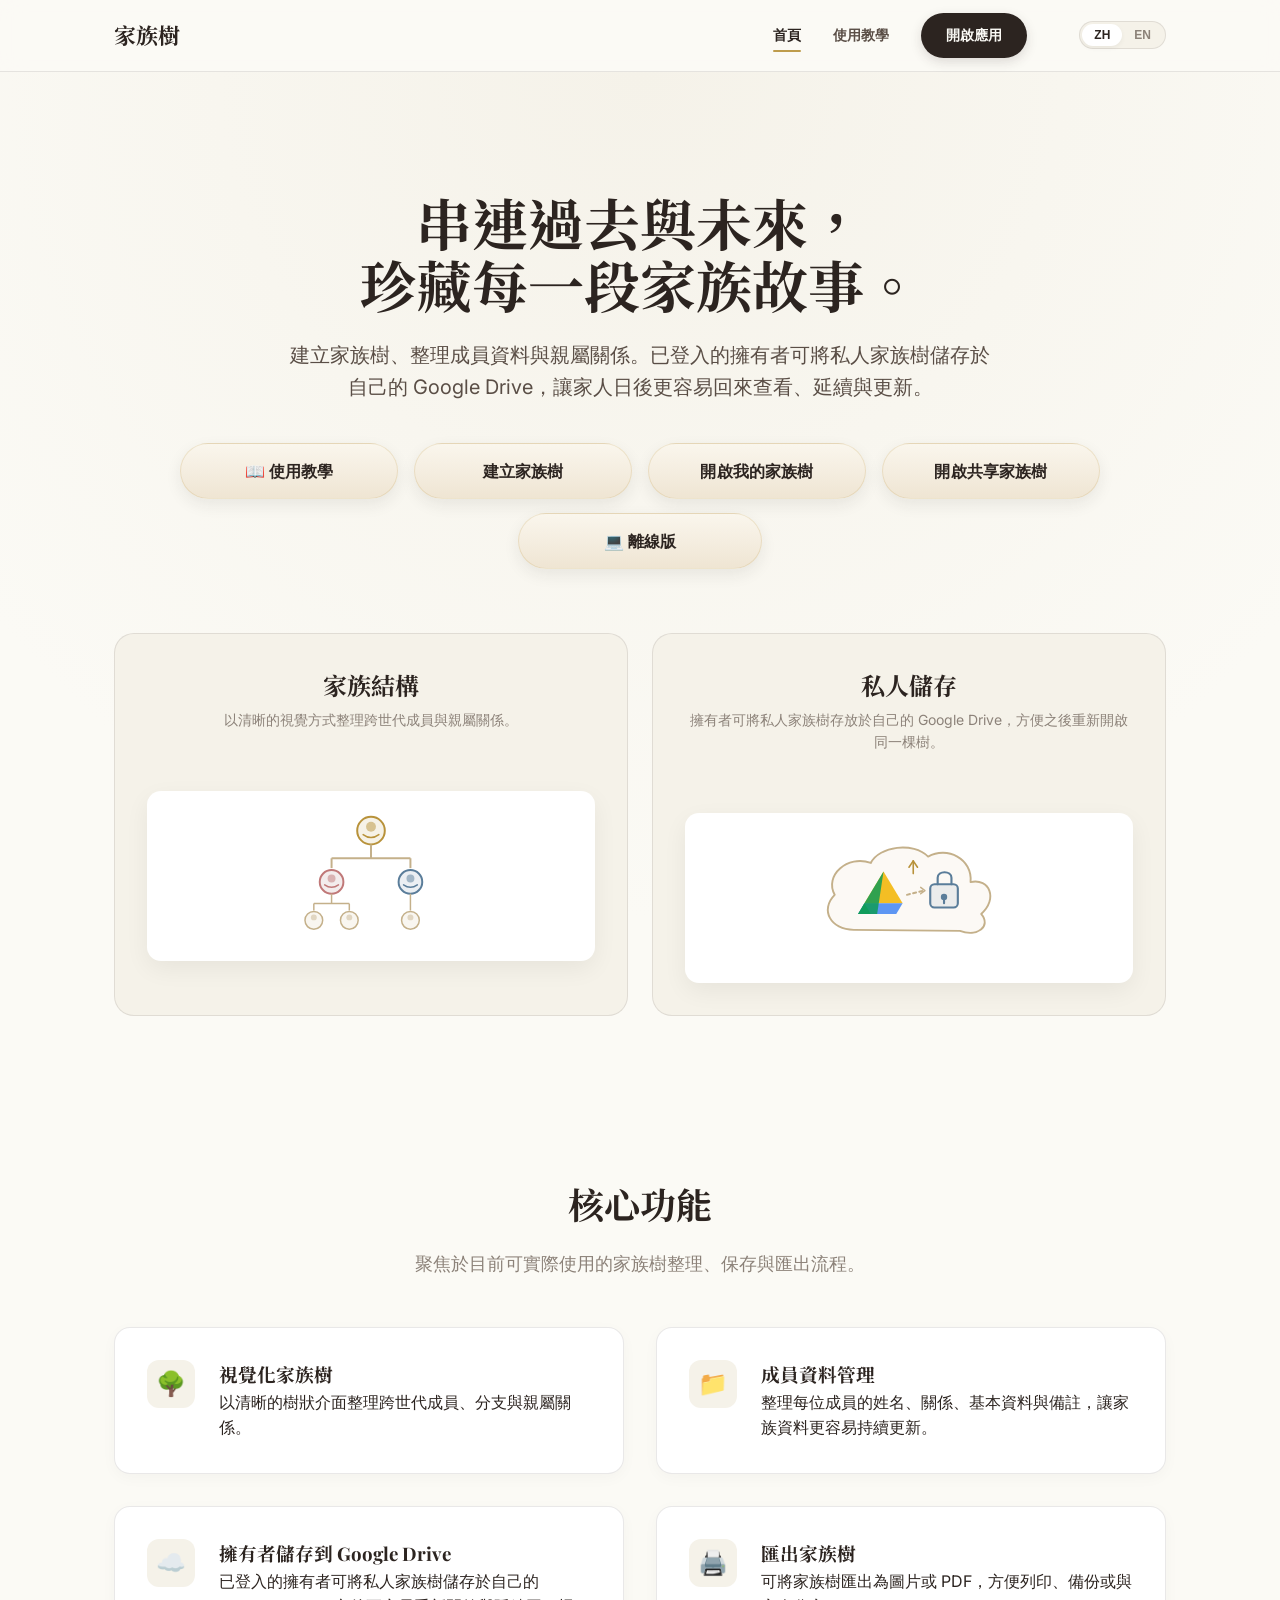
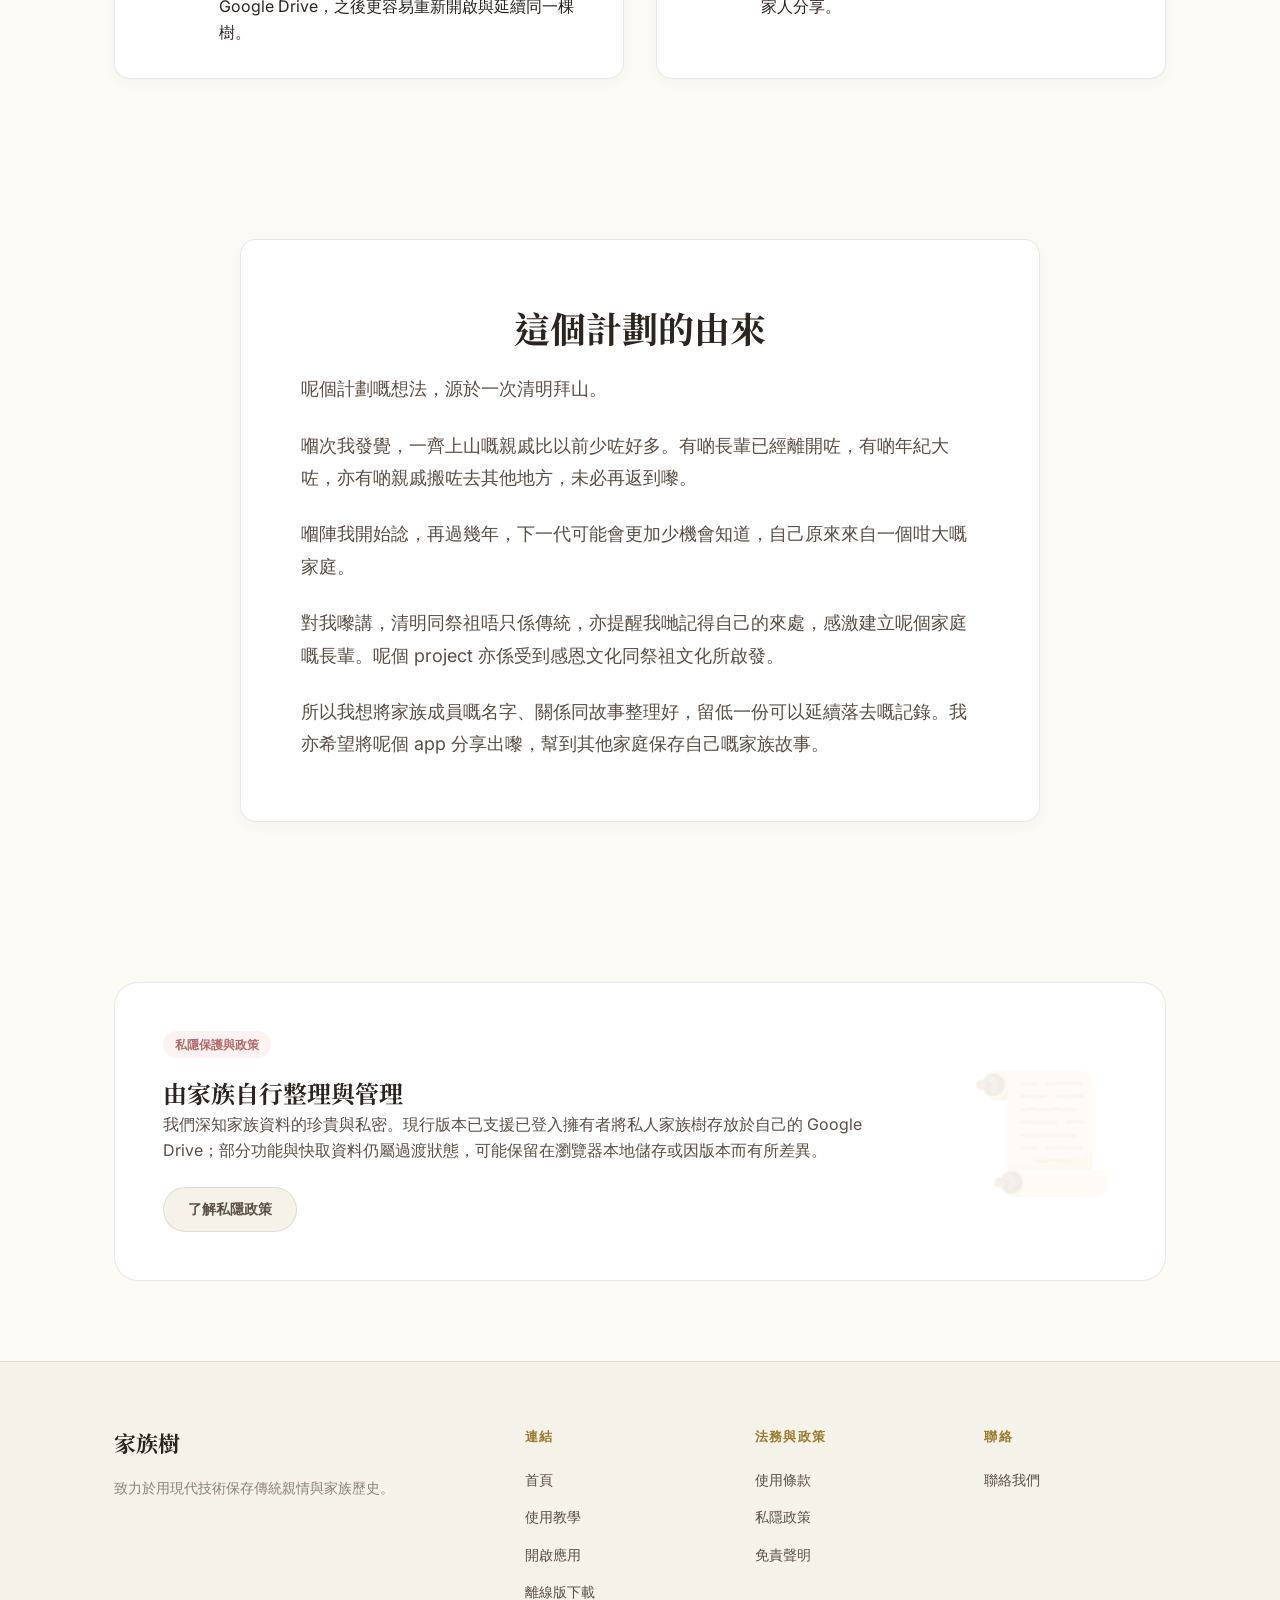
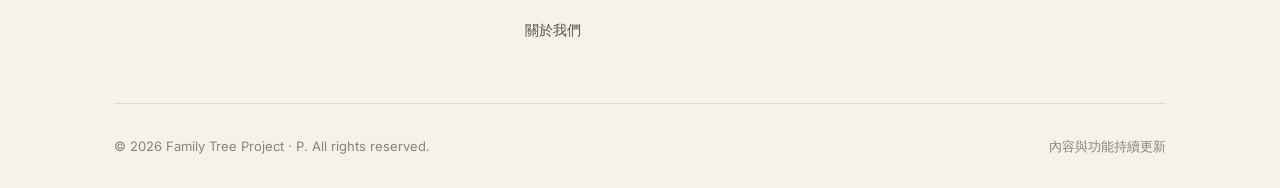
<file: index.html>
<!DOCTYPE html>
<html lang="zh">
<head>
  <meta charset="UTF-8">
  <meta name="viewport" content="width=device-width, initial-scale=1.0">
  <meta name="google-site-verification" content="McuUVMCTxGLBChnF9ep8ESlkgEZml2QNIaU0vv-Ym94" />
  <title>Family Tree App — 家族樹與 Google Drive 保存工具</title>
  <meta name="description" content="家族樹是一個免費使用的家族樹整理工具，幫助家庭整理成員關係與基本資料，並讓擁有者將私人家族樹儲存於自己的 Google Drive。">
  <!-- Update this canonical URL to your final live domain -->
  <link rel="canonical" href="https://usefulaiapp.github.io/familytree/">

  <!-- Open Graph -->
  <meta property="og:type" content="website">
  <meta property="og:url" content="https://usefulaiapp.github.io/familytree/">
  <meta property="og:title" content="家族樹 — 家族樹與 Google Drive 保存工具">
  <meta property="og:description" content="免費使用的家族樹工具，整理成員關係與資料，並讓擁有者將私人家族樹儲存於自己的 Google Drive。">
  <meta property="og:locale" content="zh_HK">
  <meta property="og:locale:alternate" content="en_US">

  <!-- Twitter / X Card -->
  <meta name="twitter:card" content="summary">
  <meta name="twitter:title" content="家族樹 — 家族樹與 Google Drive 保存工具">
  <meta name="twitter:description" content="免費使用的家族樹工具，整理成員關係與資料，並讓擁有者將私人家族樹儲存於自己的 Google Drive。">

  <!-- Schema.org JSON-LD -->
  <script type="application/ld+json">
  {
    "@context": "https://schema.org",
    "@type": "WebApplication",
    "name": "家族樹 Family Tree",
    "url": "https://usefulaiapp.github.io/familytree/",
    "description": "A free-to-use family tree tool that helps families organise member relationships and basic records, lets the owner store the private tree in their own Google Drive, and supports exporting the tree as an image or PDF.",
    "applicationCategory": "LifestyleApplication",
    "operatingSystem": "Any",
    "offers": {
      "@type": "Offer",
      "price": "0",
      "priceCurrency": "USD"
    },
    "inLanguage": ["zh-HK", "zh-TW", "en"],
    "creator": {
      "@type": "Person",
      "name": "Family Tree"
    }
  }
  </script>
  <link rel="preconnect" href="https://fonts.googleapis.com">
  <link rel="preconnect" href="https://fonts.gstatic.com" crossorigin>
  <link href="https://fonts.googleapis.com/css2?family=Inter:wght@400;500;600;700&family=Playfair+Display:ital,wght@0,700;1,700&family=Noto+Serif+TC:wght@400;700&display=swap" rel="stylesheet">
  <link rel="stylesheet" href="site.css">
  <style>
    /* Unique Landing Page Styles */
    .hero {
      padding: 120px 0 80px;
      text-align: center;
      background: radial-gradient(circle at top, #f5f2e9 0%, var(--p) 70%);
    }
    .hero h1 { font-size: 56px; line-height: 1.1; margin-bottom: 24px; color: var(--ink); }
    .hero p { font-size: 20px; color: var(--ink2); max-width: 700px; margin: 0 auto 40px; }
    .hero-ctas {
      display: flex;
      gap: 14px 16px;
      justify-content: center;
      flex-wrap: wrap;
      align-items: stretch;
      max-width: 920px;
      margin: 0 auto;
    }
    .hero-ctas .btn {
      flex: 1 1 208px;
      max-width: 244px;
      min-height: 56px;
      min-width: 208px;
      padding: 0 26px;
      border-radius: 99px;
      font-size: 16px;
      font-weight: 600;
      line-height: 1.25;
      text-align: center;
      white-space: nowrap;
      letter-spacing: 0.01em;
      border: 1px solid rgba(184, 146, 58, 0.18);
      color: var(--ink);
      box-shadow: 0 6px 16px rgba(44, 36, 32, 0.08);
    }
    .hero-ctas .btn:first-child {
      letter-spacing: 0;
    }
    .hero-ctas .btn:hover {
      transform: translateY(-2px);
      box-shadow: 0 10px 24px rgba(44, 36, 32, 0.12);
    }
    .hero-ctas .btn-sec,
    .hero-ctas .btn-gold,
    .hero-ctas .btn-pri {
      background: linear-gradient(180deg, #faf6ed 0%, #efe5d3 100%);
      color: var(--ink);
      border-color: rgba(184, 146, 58, 0.18);
      box-shadow: 0 6px 16px rgba(44, 36, 32, 0.08);
    }
    .hero-ctas .btn-sec:hover,
    .hero-ctas .btn-gold:hover,
    .hero-ctas .btn-pri:hover {
      background: linear-gradient(180deg, #fcf8f0 0%, #f3e9d7 100%);
      border-color: var(--gold2);
      color: var(--ink);
    }

    .story-section { background: var(--p); }
    .story-card { max-width: 800px; margin: 0 auto; padding: 60px; text-align: left; }
    .story-content p { font-size: 18px; margin-bottom: 24px; color: var(--ink2); line-height: 1.8; }
    .story-content p:last-child { margin-bottom: 0; }

    .lang-toggle {
      display: flex;
      background: var(--p2);
      border: 1px solid var(--bd);
      border-radius: 99px;
      padding: 2px;
      margin-left: 20px;
    }
    .lang-btn {
      padding: 4px 12px;
      border-radius: 99px;
      font-size: 12px;
      font-weight: 600;
      cursor: pointer;
      transition: all 0.2s;
      border: none;
      background: transparent;
      color: var(--ink3);
    }
    .lang-btn.active {
      background: #fff;
      color: var(--ink);
      box-shadow: 0 2px 5px rgba(0,0,0,0.05);
    }

    .preview-grid { display: grid; grid-template-columns: repeat(2, 1fr); gap: 24px; margin-top: 64px; }
    .preview-card { 
      background: var(--p2); 
      border-radius: 20px; 
      border: 1px solid var(--bd); 
      overflow: hidden;
      padding: 32px;
      display: flex;
      flex-direction: column;
      align-items: center;
      text-align: center;
      gap: 20px;
    }
    .preview-card h3 { font-size: 24px; margin-bottom: 4px; }
    .preview-card p { font-size: 14px; color: var(--ink3); }
    .mock-ui { 
      width: 100%; 
      height: 170px; 
      background: #fff; 
      border-radius: 14px; 
      box-shadow: 0 8px 24px rgba(0,0,0,0.06);
      padding: 16px 24px;
      display: flex;
      align-items: center;
      justify-content: center;
    }
    .mock-ui svg { width: 100%; height: 100%; max-width: 240px; }
    .preview-text { min-width: 0; }

    .stats-section { background: var(--ink); color: var(--p); }
    .stats-section .section-title { color: var(--p); }
    .stats-grid { display: grid; grid-template-columns: repeat(3, 1fr); gap: 32px; text-align: center; }
    .stat-item h2 { font-size: 28px; color: var(--gold); margin-bottom: 10px; }
    .stat-item p { font-size: 15px; opacity: 0.82; font-weight: 500; line-height: 1.6; max-width: 260px; margin: 0 auto; }

    .features-grid { display: grid; grid-template-columns: repeat(2, 1fr); gap: 32px; }
    .feature-card { display: flex; gap: 24px; align-items: flex-start; }
    .feature-icon { 
      width: 48px; height: 48px; border-radius: 12px; background: var(--p2); 
      display: flex; align-items: center; justify-content: center; font-size: 24px; flex-shrink: 0;
    }

    .privacy-box { 
      background: #fff; border: 1px solid var(--bd); border-radius: 24px; padding: 48px; 
      display: flex; gap: 48px; align-items: center;
    }
    .privacy-content { flex: 1; }
    .privacy-tag { 
      display: inline-block; padding: 4px 12px; background: var(--fbg); color: var(--fac); 
      border-radius: 99px; font-size: 12px; font-weight: 700; margin-bottom: 16px;
    }

    /* ── Tablet landscape ≤ 1024px ── */
    @media (max-width: 1024px) {
      .hero { padding: 96px 0 64px; }
      .hero h1 { font-size: 44px; }
      .hero p { font-size: 18px; max-width: 600px; margin-bottom: 32px; }
      .hero-ctas { max-width: 780px; }
      .hero-ctas .btn { max-width: 220px; min-width: 180px; min-height: 50px; font-size: 15px; }
      .preview-grid { gap: 20px; margin-top: 48px; }
      .preview-card { padding: 28px; gap: 18px; }
      .mock-ui { height: 155px; }
      .stats-grid { gap: 24px; }
      .story-card { padding: 48px; }
      .features-grid { gap: 24px; }
      .privacy-box { padding: 40px; gap: 36px; }
    }

    /* ── Tablet portrait ≤ 768px ── */
    @media (max-width: 768px) {
      .hero { padding: 72px 0 48px; }
      .hero h1 { font-size: 36px; margin-bottom: 18px; }
      .hero p { font-size: 16px; max-width: 520px; margin-bottom: 28px; }
      .hero-ctas { max-width: 600px; gap: 10px 12px; }
      .hero-ctas .btn { flex: 1 1 180px; max-width: 240px; min-width: 170px; min-height: 48px; font-size: 14px; padding: 0 20px; }
      .preview-grid { grid-template-columns: 1fr; gap: 16px; margin-top: 36px; }
      .preview-card { padding: 24px; gap: 16px; }
      .preview-card h3 { font-size: 20px; margin-bottom: 2px; }
      .mock-ui { height: 140px; padding: 14px 20px; }
      .features-grid { grid-template-columns: 1fr; gap: 20px; }
      .stats-grid { grid-template-columns: repeat(3, 1fr); gap: 20px; }
      .stat-item h2 { font-size: 24px; }
      .stat-item p { font-size: 14px; }
      .story-card { padding: 36px; }
      .story-content p { font-size: 16px; margin-bottom: 18px; }
      .privacy-box { flex-direction: column; padding: 32px; gap: 20px; text-align: center; }
      .privacy-box div[style] { display: none; }
      .lang-toggle { margin-left: 12px; }
    }

    /* ── Large phones ≤ 480px ── */
    @media (max-width: 480px) {
      .hero { padding: 56px 0 36px; }
      .hero h1 { font-size: 28px; margin-bottom: 14px; line-height: 1.2; overflow-wrap:anywhere; }
      .hero h1 br { display: none; }
      .hero p { font-size: 15px; max-width: 100%; margin-bottom: 24px; padding: 0 4px; overflow-wrap:anywhere; }
      .hero-ctas { display:grid;grid-template-columns:repeat(2,minmax(0,1fr));gap:10px;width:100%;max-width:100%; }
      .hero-ctas .btn { width:100%;max-width:none;min-width:0;min-height:46px;font-size:14px;padding:0 12px; }
      .preview-grid { margin-top: 24px; gap: 14px; }
      .preview-card { padding: 20px; border-radius: 14px; gap: 14px; }
      .preview-card h3 { font-size: 18px; }
      .preview-card p { font-size: 13px; }
      .mock-ui { height: 120px; border-radius: 10px; padding: 10px 16px; }
      .features-grid { gap: 16px; }
      .feature-card { gap: 16px; }
      .feature-icon { width: 40px; height: 40px; font-size: 20px; }
      .stats-grid { grid-template-columns: 1fr; gap: 16px; }
      .stat-item h2 { font-size: 22px; }
      .story-card { padding: 24px; }
      .story-content p { font-size: 15px; margin-bottom: 16px; line-height: 1.7; }
      .privacy-box { padding: 24px; border-radius: 16px; }
      .lang-toggle { margin-left: 8px; }
      .lang-btn { padding: 4px 10px; font-size: 11px; }
    }

    /* ── Small phones ≤ 375px ── */
    @media (max-width: 375px) {
      .hero h1 { font-size: 24px; }
      .hero p { font-size: 14px; }
      .hero-ctas .btn { min-width:0; font-size: 14px; min-height: 46px; padding: 0 10px; }
      .story-card { padding: 20px; }
      .preview-card { padding: 16px; gap: 12px; }
      .mock-ui { height: 100px; padding: 8px 12px; }
    }

  </style>
</head>
<body>

  <header class="site-header">
    <div class="container nav-wrap">
      <a href="index.html" class="logo" data-i18n="nav_brand">家族樹</a>
      <nav class="nav-links">
        <a href="index.html" class="nav-link active" data-i18n="nav_home">首頁</a>
        <a href="guide.html" class="nav-link" data-i18n="nav_guide">使用教學</a>
        <a href="app.html" class="btn btn-pri" data-i18n="nav_app">開啟應用</a>
        
        <div class="lang-toggle">
          <button class="lang-btn" id="lang-zh-btn" onclick="setLang('zh')">ZH</button>
          <button class="lang-btn" id="lang-en-btn" onclick="setLang('en')">EN</button>
        </div>
      </nav>
    </div>
  </header>

  <main>
    <section class="hero">
      <div class="container">
        <h1 data-i18n="hero_title">串連過去與未來，<br>珍藏每一段家族故事。</h1>
        <p data-i18n="hero_subtitle">建立家族樹、整理成員資料與親屬關係。已登入的擁有者可將私人家族樹儲存於自己的 Google Drive，讓家人日後更容易回來查看、延續與更新。</p>
        <div class="hero-ctas">
          <a href="guide.html" class="btn btn-sec" data-i18n="cta_guide">📖 使用教學</a>
          <a href="app.html" class="btn btn-gold" data-i18n="cta_create">建立家族樹</a>
          <a href="app.html" class="btn btn-pri" data-i18n="cta_open">開啟我的家族樹</a>
          <a href="app.html" class="btn btn-sec" data-i18n="cta_view">開啟共享家族樹</a>
          <a href="compare.html" class="btn btn-sec" data-i18n="cta_offline">💻 離線版</a>
        </div>

        <div class="preview-grid">
          <div class="preview-card">
            <div class="preview-text">
              <h3 data-i18n="preview_tree">家族結構</h3>
              <p data-i18n="preview_tree_desc">以清晰的視覺方式整理跨世代成員與親屬關係。</p>
            </div>
            <div class="mock-ui">
              <svg viewBox="0 0 160 140" fill="none" xmlns="http://www.w3.org/2000/svg">
                <!-- Grandparent -->
                <circle cx="80" cy="24" r="14" fill="rgba(184,146,58,0.12)" stroke="#b8923a" stroke-width="2"/>
                <circle cx="80" cy="20" r="5" fill="#b8923a" opacity="0.5"/>
                <path d="M72 28 Q80 34 88 28" stroke="#b8923a" stroke-width="1.5" stroke-linecap="round" fill="none"/>
                <!-- Vertical line down -->
                <line x1="80" y1="38" x2="80" y2="52" stroke="#c4b08a" stroke-width="2"/>
                <!-- Horizontal branch -->
                <line x1="40" y1="52" x2="120" y2="52" stroke="#c4b08a" stroke-width="2"/>
                <!-- Drop lines -->
                <line x1="40" y1="52" x2="40" y2="62" stroke="#c4b08a" stroke-width="2"/>
                <line x1="120" y1="52" x2="120" y2="62" stroke="#c4b08a" stroke-width="2"/>
                <!-- Parent left -->
                <circle cx="40" cy="76" r="12" fill="rgba(154,96,96,0.12)" stroke="#c07878" stroke-width="2"/>
                <circle cx="40" cy="72.5" r="4" fill="#c07878" opacity="0.5"/>
                <path d="M33 79 Q40 84 47 79" stroke="#c07878" stroke-width="1.5" stroke-linecap="round" fill="none"/>
                <!-- Parent right -->
                <circle cx="120" cy="76" r="12" fill="rgba(90,125,154,0.12)" stroke="#5a7d9a" stroke-width="2"/>
                <circle cx="120" cy="72.5" r="4" fill="#5a7d9a" opacity="0.5"/>
                <path d="M113 79 Q120 84 127 79" stroke="#5a7d9a" stroke-width="1.5" stroke-linecap="round" fill="none"/>
                <!-- Children from left parent -->
                <line x1="40" y1="88" x2="40" y2="98" stroke="#c4b08a" stroke-width="1.5"/>
                <line x1="22" y1="98" x2="58" y2="98" stroke="#c4b08a" stroke-width="1.5"/>
                <line x1="22" y1="98" x2="22" y2="105" stroke="#c4b08a" stroke-width="1.5"/>
                <line x1="58" y1="98" x2="58" y2="105" stroke="#c4b08a" stroke-width="1.5"/>
                <circle cx="22" cy="115" r="9" fill="rgba(184,146,58,0.08)" stroke="#c4b08a" stroke-width="1.5"/>
                <circle cx="22" cy="112" r="3" fill="#c4b08a" opacity="0.45"/>
                <circle cx="58" cy="115" r="9" fill="rgba(184,146,58,0.08)" stroke="#c4b08a" stroke-width="1.5"/>
                <circle cx="58" cy="112" r="3" fill="#c4b08a" opacity="0.45"/>
                <!-- Child from right parent -->
                <line x1="120" y1="88" x2="120" y2="105" stroke="#c4b08a" stroke-width="1.5"/>
                <circle cx="120" cy="115" r="9" fill="rgba(184,146,58,0.08)" stroke="#c4b08a" stroke-width="1.5"/>
                <circle cx="120" cy="112" r="3" fill="#c4b08a" opacity="0.45"/>
              </svg>
            </div>
          </div>
          <div class="preview-card">
            <div class="preview-text">
              <h3 data-i18n="preview_drive">私人儲存</h3>
              <p data-i18n="preview_drive_desc">擁有者可將私人家族樹存放於自己的 Google Drive，方便之後重新開啟同一棵樹。</p>
            </div>
            <div class="mock-ui">
              <svg viewBox="0 0 180 130" fill="none" xmlns="http://www.w3.org/2000/svg">
                <!-- Cloud background -->
                <path d="M38 95 C16 95, 6 76, 20 62 C10 44, 32 24, 54 32 C62 16, 94 12, 108 26 C126 16, 150 28, 148 50 C166 46, 174 66, 158 80 C168 92, 154 102, 138 96 Z" fill="rgba(184,146,58,0.05)" stroke="#c4b08a" stroke-width="1.8" stroke-linejoin="round"/>
                
                <!-- Google Drive logo — authentic shape -->
                <!-- Yellow triangle top -->
                <path d="M66 40 L84 70 L48 70 Z" fill="#F4B400" opacity="0.85"/>
                <!-- Blue parallelogram bottom-right -->
                <path d="M84 70 L78 80 L42 80 L48 70 Z" fill="#4285F4" opacity="0.85"/>
                <!-- Green parallelogram bottom-left -->
                <path d="M48 70 L42 80 L60 80 L66 40 Z" fill="none"/>
                <path d="M66 40 L84 70 L78 80 L60 80 Z" fill="none"/>
                <path d="M48 70 L42 80 L54 80" fill="#0F9D58" opacity="0.85"/>
                <path d="M66 40 L54 60" stroke="#0F9D58" stroke-width="0" fill="none"/>
                <!-- Cleaner Drive shape overlay -->
                <path d="M66 40 L48 70 L42 80 L60 80 Z" fill="#0F9D58" opacity="0.85"/>

                <!-- Arrow: Drive → Lock -->
                <path d="M88 62 L104 58" stroke="#c4b08a" stroke-width="1.8" stroke-linecap="round" stroke-dasharray="3 3"/>
                <path d="M101 55 L105 58 L101 61" stroke="#c4b08a" stroke-width="1.4" stroke-linecap="round" stroke-linejoin="round" fill="none"/>

                <!-- Lock icon -->
                <rect x="110" y="52" width="26" height="22" rx="4" fill="rgba(90,125,154,0.1)" stroke="#5a7d9a" stroke-width="2"/>
                <path d="M117 52 V46 C117 39, 130 39, 130 46 V52" fill="none" stroke="#5a7d9a" stroke-width="2" stroke-linecap="round"/>
                <circle cx="123" cy="64" r="3" fill="#5a7d9a"/>
                <line x1="123" y1="67" x2="123" y2="70" stroke="#5a7d9a" stroke-width="2" stroke-linecap="round"/>

                <!-- Upload arrow at cloud top -->
                <path d="M98 36 L94 30 L90 36" stroke="#b8923a" stroke-width="1.5" stroke-linecap="round" stroke-linejoin="round"/>
                <line x1="94" y1="30" x2="94" y2="42" stroke="#b8923a" stroke-width="1.5" stroke-linecap="round"/>
              </svg>
            </div>
          </div>
        </div>
      </div>
    </section>

    <section class="features">
      <div class="container">
        <h2 class="section-title" data-i18n="features_title">核心功能</h2>
        <p class="section-subtitle" data-i18n="features_subtitle">聚焦於目前可實際使用的家族樹整理、保存與匯出流程。</p>
        
        <div class="features-grid">
          <div class="card feature-card">
            <div class="feature-icon">🌳</div>
            <div>
              <h3 data-i18n="feat_tree">視覺化家族樹</h3>
              <p data-i18n="feat_tree_desc">以清晰的樹狀介面整理跨世代成員、分支與親屬關係。</p>
            </div>
          </div>
          <div class="card feature-card">
            <div class="feature-icon">📁</div>
            <div>
              <h3 data-i18n="feat_members">成員資料管理</h3>
              <p data-i18n="feat_members_desc">整理每位成員的姓名、關係、基本資料與備註，讓家族資料更容易持續更新。</p>
            </div>
          </div>
          <div class="card feature-card">
            <div class="feature-icon">☁️</div>
            <div>
              <h3 data-i18n="feat_drive">擁有者儲存到 Google Drive</h3>
              <p data-i18n="feat_drive_desc">已登入的擁有者可將私人家族樹儲存於自己的 Google Drive，之後更容易重新開啟與延續同一棵樹。</p>
            </div>
          </div>
          <div class="card feature-card">
            <div class="feature-icon">🖨️</div>
            <div>
              <h3 data-i18n="feat_export">匯出家族樹</h3>
              <p data-i18n="feat_export_desc">可將家族樹匯出為圖片或 PDF，方便列印、備份或與家人分享。</p>
            </div>
          </div>
        </div>
      </div>
    </section>

    <section class="story-section" id="story">
      <div class="container">
        <div class="card story-card">
          <h2 class="section-title" data-i18n="story_title">這個計劃的由來</h2>
          
          <div id="story-zh" class="story-content lang-zh">
            <p>呢個計劃嘅想法，源於一次清明拜山。</p>
            <p>嗰次我發覺，一齊上山嘅親戚比以前少咗好多。有啲長輩已經離開咗，有啲年紀大咗，亦有啲親戚搬咗去其他地方，未必再返到嚟。</p>
            <p>嗰陣我開始諗，再過幾年，下一代可能會更加少機會知道，自己原來來自一個咁大嘅家庭。</p>
            <p>對我嚟講，清明同祭祖唔只係傳統，亦提醒我哋記得自己的來處，感激建立呢個家庭嘅長輩。呢個 project 亦係受到感恩文化同祭祖文化所啟發。</p>
            <p>所以我想將家族成員嘅名字、關係同故事整理好，留低一份可以延續落去嘅記錄。我亦希望將呢個 app 分享出嚟，幫到其他家庭保存自己嘅家族故事。</p>
          </div>

          <div id="story-en" class="story-content lang-en" style="display:none">
            <p>The idea for this project came from a Qingming grave-sweeping visit.</p>
            <p>That day, I noticed that far fewer relatives were making the visit together than before. Some elders had already passed away, some had grown older, and some relatives had moved elsewhere and might not be able to come back again.</p>
            <p>It made me think that, in a few more years, the next generation may have even fewer chances to know that they come from such a large family.</p>
            <p>To me, Qingming and ancestor remembrance are not only traditions. They are also reminders to remember where we come from, and to be grateful to the elders who built this family. This project is inspired by that spirit of gratitude, remembrance, and continuity.</p>
            <p>So I wanted to organize the names, relationships, and stories of our family members, and leave behind a record that can continue into the future. I also hope that by sharing this app, it can help other families preserve their own family memory.</p>
          </div>
        </div>
      </div>
    </section>

    <section class="privacy">
      <div class="container">
        <div class="privacy-box">
          <div class="privacy-content">
            <span class="privacy-tag" data-i18n="privacy_tag">私隱保護與政策</span>
            <h2 data-i18n="privacy_title">由家族自行整理與管理</h2>
            <p style="margin-bottom:24px; color:var(--ink2);" data-i18n="privacy_desc">我們深知家族資料的珍貴與私密。現行版本已支援已登入擁有者將私人家族樹存放於自己的 Google Drive；部分功能與快取資料仍屬過渡狀態，可能保留在瀏覽器本地儲存或因版本而有所差異。</p>
            <a href="trust.html" class="btn btn-sec" data-i18n="privacy_btn">了解私隱政策</a>
          </div>
          <div style="font-size:120px; opacity:0.1; user-select:none;">📜</div>
        </div>
      </div>
    </section>

  </main>

  <footer class="site-footer">
    <div class="container">
      <div class="footer-grid">
        <div class="footer-brand">
          <span class="logo" data-i18n="footer_brand">家族樹</span>
          <p class="footer-desc" data-i18n="footer_desc">致力於用現代技術保存傳統親情與家族歷史。</p>
        </div>
        <div class="footer-col">
          <h4 data-i18n="footer_links_h">連結</h4>
          <ul class="footer-links">
            <li><a href="index.html" data-i18n="footer_home">首頁</a></li>
            <li><a href="guide.html" data-i18n="nav_guide">📖 使用教學</a></li>
            <li><a href="app.html" data-i18n="footer_app">開啟應用</a></li>
            <li><a href="compare.html" data-i18n="footer_compare">離線版下載</a></li>
            <li><a href="trust.html#about" data-i18n="footer_about">關於我們</a></li>
          </ul>
        </div>
        <div class="footer-col">
          <h4 data-i18n="footer_legal_h">法務與政策</h4>
          <ul class="footer-links">
            <li><a href="trust.html#terms" data-i18n="footer_terms">使用條款</a></li>
            <li><a href="trust.html#privacy" data-i18n="footer_privacy">私隱政策</a></li>
            <li><a href="trust.html#disclaimer" data-i18n="footer_disclaimer">免責聲明</a></li>
          </ul>
        </div>
        <div class="footer-col">
          <h4 data-i18n="footer_contact_h">聯絡</h4>
          <ul class="footer-links">
            <li><a href="trust.html#contact" data-i18n="footer_support">聯絡我們</a></li>
          </ul>
        </div>
      </div>
      <div class="footer-bottom">
        <p data-i18n="footer_copy">© 2026 Family Tree Project · P. All rights reserved.</p>
        <div style="display:flex; gap:20px;">
          <span data-i18n="footer_version">內容與功能持續更新</span>
        </div>
      </div>
    </div>
  </footer>

  <script>
    const LANG_KEY = 'family-heritage-lang';
    
    const I18N = {
      zh: {
        site_title: "家族樹",
        nav_brand: "家族樹",
        nav_home: "首頁",
        nav_guide: "使用教學",
        cta_guide: "📖 使用教學",
        nav_app: "開啟應用",
        hero_title: "串連過去與未來，<br>珍藏每一段家族故事。",
        hero_subtitle: "建立家族樹、整理成員資料與親屬關係。已登入的擁有者可將私人家族樹儲存於自己的 Google Drive，讓家人日後更容易回來查看、延續與更新。",
        cta_create: "建立家族樹",
        cta_open: "開啟我的家族樹",
        cta_view: "開啟共享家族樹",
        cta_offline: "💻 離線版",
        preview_tree: "家族結構",
        preview_tree_desc: "以清晰的視覺方式整理跨世代成員與親屬關係。",
        preview_drive: "私人儲存",
        preview_drive_desc: "擁有者可將私人家族樹存放於自己的 Google Drive，方便之後重新開啟同一棵樹。",
        features_title: "核心功能",
        features_subtitle: "聚焦於目前可實際使用的家族樹整理、保存與匯出流程。",
        feat_tree: "視覺化家族樹",
        feat_tree_desc: "以清晰的樹狀介面整理跨世代成員、分支與親屬關係。",
        feat_members: "成員資料管理",
        feat_members_desc: "整理每位成員的姓名、關係、基本資料與備註，讓家族資料更容易持續更新。",
        feat_drive: "擁有者儲存到 Google Drive",
        feat_drive_desc: "已登入的擁有者可將私人家族樹儲存於自己的 Google Drive，之後更容易重新開啟與延續同一棵樹。",
        feat_export: "匯出家族樹",
        feat_export_desc: "可將家族樹匯出為圖片或 PDF，方便列印、備份或與家人分享。",
        story_title: "這個計劃的由來",
        privacy_tag: "私隱保護與政策",
        privacy_title: "由家族自行整理與管理",
        privacy_desc: "我們深知家族資料的珍貴與私密。現行版本已支援已登入擁有者將私人家族樹存放於自己的 Google Drive；部分功能與快取資料仍屬過渡狀態，可能保留在瀏覽器本地儲存或因版本而有所差異。",
        privacy_btn: "了解私隱政策",
        footer_brand: "家族樹",
        footer_desc: "致力於用現代技術保存傳統親情與家族歷史。",
        footer_links_h: "連結",
        footer_legal_h: "法務與政策",
        footer_contact_h: "聯絡",
        footer_home: "首頁",
        footer_app: "開啟應用",
        footer_about: "關於我們",
        footer_compare: "離線版下載",
        footer_privacy: "私隱政策",
        footer_terms: "使用條款",
        footer_disclaimer: "免責聲明",
        footer_support: "聯絡我們",
        footer_copy: "© 2026 Family Tree Project · P. All rights reserved.",
        footer_version: "內容與功能持續更新"
      },
      en: {
        site_title: "Family Tree",
        nav_brand: "Family Tree",
        nav_home: "Home",
        nav_guide: "User Guide",
        cta_guide: "📖 User Guide",
        nav_app: "Open App",
        hero_title: "Connecting Past and Future,<br>Preserving Every Family Story.",
        hero_subtitle: "Build a family tree, organize member details and relationships, and let the signed-in owner store the private tree in their own Google Drive so relatives can more easily return, continue, view, and update it over time.",
        cta_create: "Create Tree",
        cta_open: "Open My Family Tree",
        cta_view: "Open Shared Tree",
        cta_offline: "💻 Offline Version",
        preview_tree: "Family Structure",
        preview_tree_desc: "Organize members and relationships across generations in a clear visual tree.",
        preview_drive: "Private Drive Storage",
        preview_drive_desc: "The owner can store the private family tree in their own Google Drive and reopen the same tree later.",
        features_title: "Core Features",
        features_subtitle: "Focused on the family-tree workflows, storage, and exports that are available now.",
        feat_tree: "Visual Family Tree",
        feat_tree_desc: "Arrange members, branches, and relationships across generations in a clear tree view.",
        feat_members: "Member Record Management",
        feat_members_desc: "Maintain names, relationships, basic details, and notes so the tree can keep evolving over time.",
        feat_drive: "Owner Storage in Google Drive",
        feat_drive_desc: "A signed-in owner can store the private family tree in their own Google Drive and reopen the same tree later.",
        feat_export: "Export Family Tree",
        feat_export_desc: "Export the family tree as an image or PDF for printing, backup, or sharing with relatives.",
        story_title: "Why This Project Exists",
        privacy_tag: "Privacy and Legal Info",
        privacy_title: "Family Managed and Owned",
        privacy_desc: "We understand how sensitive family records can be. The current version already supports Drive-backed private tree storage for signed-in owners, while some features and cached data remain transitional and may still rely on browser local storage or vary by version.",
        privacy_btn: "Learn About Privacy",
        footer_brand: "Family Tree",
        footer_desc: "Dedicated to preserving traditional family bonds and history through modern technology.",
        footer_links_h: "Links",
        footer_legal_h: "Legal and Policy",
        footer_contact_h: "Contact",
        footer_home: "Home",
        footer_app: "Open App",
        footer_about: "About Us",
        footer_compare: "Offline Download",
        footer_privacy: "Privacy Policy",
        footer_terms: "Terms of Use",
        footer_disclaimer: "Disclaimer",
        footer_support: "Support and Contact",
        footer_copy: "© 2026 Family Tree Project · P. All rights reserved.",
        footer_version: "Content and features continue to evolve"
      }
    };

    function setLang(lang) {
      localStorage.setItem(LANG_KEY, lang);
      applyLang(lang);
    }

    function applyLang(lang) {
      document.documentElement.lang = lang;
      
      // Update toggle buttons
      document.getElementById('lang-zh-btn').classList.toggle('active', lang === 'zh');
      document.getElementById('lang-en-btn').classList.toggle('active', lang === 'en');

      // Update I18N elements
      const strings = I18N[lang];
      document.title = strings.site_title;
      document.querySelectorAll('[data-i18n]').forEach(el => {
        const key = el.getAttribute('data-i18n');
        if (strings[key]) {
          if (el.tagName === 'INPUT' || el.tagName === 'TEXTAREA') {
            el.placeholder = strings[key];
          } else {
            el.innerHTML = strings[key];
          }
        }
      });

      // Special handling for Story section
      document.getElementById('story-zh').style.display = lang === 'zh' ? 'block' : 'none';
      document.getElementById('story-en').style.display = lang === 'en' ? 'block' : 'none';

    }

    // Init
    const savedLang = localStorage.getItem(LANG_KEY) || 'zh';
    applyLang(savedLang);
  </script>
<!-- Cloudflare Web Analytics --><script defer src='https://static.cloudflareinsights.com/beacon.min.js' data-cf-beacon='{"token": "02b8e565dab84ae79afc7171ee6848d0"}'></script><!-- End Cloudflare Web Analytics -->
</body>
</html>
</file>
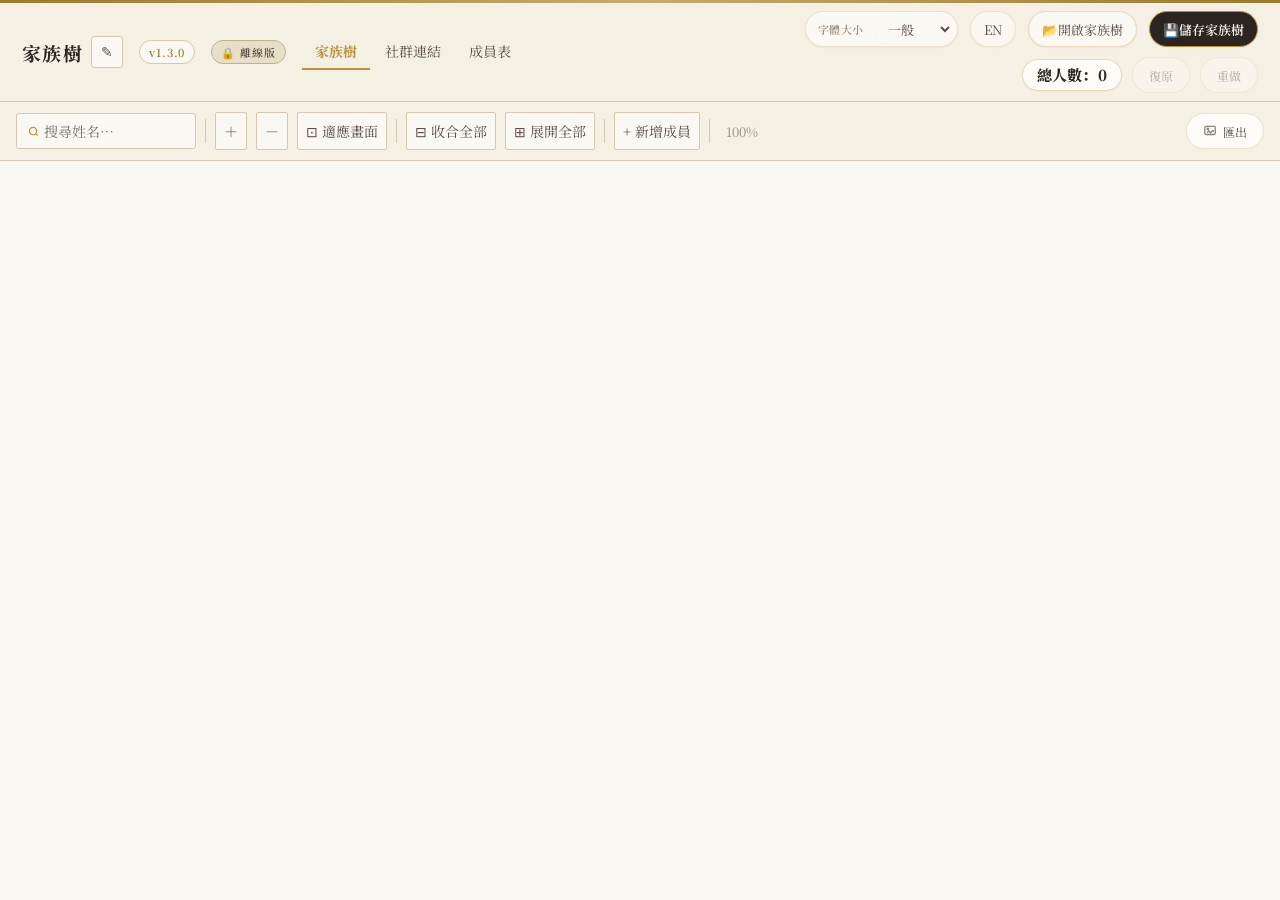
<file: app_offline.html>
<!DOCTYPE html>
<html lang="zh">
<head>
<meta charset="UTF-8">
<meta name="viewport" content="width=device-width,initial-scale=1.0">
<meta name="robots" content="noindex,nofollow">
<title>家族樹 · Family Tree</title>
<link href="https://fonts.googleapis.com/css2?family=Noto+Serif+SC:wght@300;400;500;600;700&family=Noto+Serif:ital,wght@0,400;0,700;1,400&display=swap" rel="stylesheet">
<!-- Google SDK removed: offline version makes no external data connections -->
<style>
:root{
  --p:#faf8f2;--p2:#f4f0e4;--p3:#e8dfc8;
  --bd:#d4c9b0;--bd2:#c0b090;
  --gold:#b8923a;--gold2:#c9a96e;--gold3:#9a7a2e;
  --ink:#2c2420;--ink2:#5a4e46;--ink3:#9a8a7a;
  --mbg:#f0f4f8;--mbd:#6d9bbf;--mtx:#2c4a6e;--mac:#4a7a9b;
  --fbg:#faf0f0;--fbd:#c07878;--ftx:#6e2c2c;--fac:#9a5555;
  --serif:'Noto Serif SC','Noto Serif',Georgia,serif;
  --fs-site-title:19px;--fs-badge:11px;--fs-stat:14px;--fs-nav:14px;--fs-header-btn:13px;--fs-meta-btn:12px;
  --fs-toolbar:14px;--fs-zoom:13px;--fs-card-name:14px;--fs-card-date:11px;--fs-card-meta:10px;
  --fs-tree-label:10px;--fs-zhint:12px;--fs-panel-name:24px;--fs-panel-sub:14px;--fs-panel-sec:11px;
  --fs-panel-key:13px;--fs-panel-body:15px;--fs-panel-tag:13px;--fs-panel-story:15px;--fs-panel-comment:13px;
  --fs-button:13px;--fs-modal-title:20px;--fs-label:11px;--fs-input:15px;--fs-modal-btn:15px;
  --fs-modal-tab:14px;--fs-picker:13px;--fs-note:12px;
  --toolbar-h:38px;--panel-pad:20px;--panel-block-pad:14px;--field-vpad:10px;
  --hdr-pad:8px 22px;--hdr-gap:16px;--hdr-meta-gap:10px;--pad-stat:6px 14px;--pad-meta-btn:6px 16px;
  --pad-nav:7px 13px;--pad-hbtn:7px 13px;--pad-tbtn:0 8px;--pad-fi:10px 12px;--pad-rbtn:10px 12px;
  --pad-table:10px 12px;--modal-pad:22px;--mhdr-pad:18px 20px;--pad-badge:3px 9px;
  --hbtn-min-h:36px;
}
*{box-sizing:border-box;margin:0;padding:0}
html,body{height:100%;overflow:hidden}
body{font-family:var(--serif);background:var(--p);color:var(--ink);display:flex;flex-direction:column}
body.fs-large{
  --fs-site-title:22px;--fs-badge:12px;--fs-stat:15px;--fs-nav:15px;--fs-header-btn:14px;--fs-meta-btn:13px;
  --fs-toolbar:15px;--fs-zoom:14px;--fs-card-name:15px;--fs-card-date:12px;--fs-card-meta:11px;
  --fs-tree-label:11px;--fs-zhint:13px;--fs-panel-name:27px;--fs-panel-sub:16px;--fs-panel-sec:12px;
  --fs-panel-key:14px;--fs-panel-body:16px;--fs-panel-tag:14px;--fs-panel-story:16px;--fs-panel-comment:14px;
  --fs-button:14px;--fs-modal-title:22px;--fs-label:12px;--fs-input:16px;--fs-modal-btn:16px;
  --fs-modal-tab:15px;--fs-picker:14px;--fs-note:13px;--toolbar-h:42px;--panel-pad:22px;--panel-block-pad:16px;--field-vpad:11px;
  --hdr-pad:10px 24px;--hdr-gap:18px;--hdr-meta-gap:12px;--pad-stat:6px 14px;--pad-meta-btn:5px 14px;
  --pad-nav:8px 15px;--pad-hbtn:8px 15px;--pad-tbtn:0 10px;--pad-fi:12px 14px;--pad-rbtn:12px 14px;
  --pad-table:12px 14px;--modal-pad:24px;--mhdr-pad:20px 22px;--pad-badge:4px 11px;
  --hbtn-min-h:34px;
}
body.fs-xlarge{
  --fs-site-title:25px;--fs-badge:13px;--fs-stat:17px;--fs-nav:17px;--fs-header-btn:16px;--fs-meta-btn:14px;
  --fs-toolbar:17px;--fs-zoom:15px;--fs-card-name:17px;--fs-card-date:13px;--fs-card-meta:12px;
  --fs-tree-label:12px;--fs-zhint:14px;--fs-panel-name:30px;--fs-panel-sub:18px;--fs-panel-sec:13px;
  --fs-panel-key:15px;--fs-panel-body:18px;--fs-panel-tag:15px;--fs-panel-story:18px;--fs-panel-comment:15px;
  --fs-button:15px;--fs-modal-title:24px;--fs-label:13px;--fs-input:18px;--fs-modal-btn:18px;
  --fs-modal-tab:16px;--fs-picker:15px;--fs-note:14px;--toolbar-h:46px;--panel-pad:24px;--panel-block-pad:18px;--field-vpad:12px;
  --hdr-pad:12px 28px;--hdr-gap:22px;--hdr-meta-gap:14px;--pad-stat:7px 18px;--pad-meta-btn:6px 16px;
  --pad-nav:10px 18px;--pad-hbtn:10px 18px;--pad-tbtn:0 12px;--pad-fi:14px 16px;--pad-rbtn:14px 16px;
  --pad-table:14px 16px;--modal-pad:28px;--mhdr-pad:22px 24px;--pad-badge:5px 13px;
  --hbtn-min-h:38px;
}
body.fs-xxlarge{
  --fs-site-title:28px;--fs-badge:14px;--fs-stat:19px;--fs-nav:19px;--fs-header-btn:18px;--fs-meta-btn:16px;
  --fs-toolbar:19px;--fs-zoom:17px;--fs-card-name:19px;--fs-card-date:15px;--fs-card-meta:13px;
  --fs-tree-label:13px;--fs-zhint:16px;--fs-panel-name:34px;--fs-panel-sub:20px;--fs-panel-sec:15px;
  --fs-panel-key:17px;--fs-panel-body:20px;--fs-panel-tag:17px;--fs-panel-story:20px;--fs-panel-comment:17px;
  --fs-button:17px;--fs-modal-title:28px;--fs-label:14px;--fs-input:20px;--fs-modal-btn:20px;
  --fs-modal-tab:18px;--fs-picker:17px;--fs-note:16px;--toolbar-h:50px;--panel-pad:28px;--panel-block-pad:20px;--field-vpad:14px;
  --hdr-pad:14px 32px;--hdr-gap:26px;--hdr-meta-gap:16px;--pad-stat:8px 22px;--pad-meta-btn:8px 18px;
  --pad-nav:12px 20px;--pad-hbtn:12px 20px;--pad-tbtn:0 14px;--pad-fi:16px 18px;--pad-rbtn:16px 18px;
  --pad-table:16px 18px;--modal-pad:32px;--mhdr-pad:24px 26px;--pad-badge:6px 15px;
  --hbtn-min-h:44px;
}

/* ── HEADER ── */
.top-bar{height:3px;background:linear-gradient(90deg,var(--gold3),var(--gold2),var(--gold3));flex-shrink:0}
header{min-height:60px;background:var(--p2);border-bottom:1px solid var(--bd);display:flex;
  align-items:center;padding:var(--hdr-pad);gap:var(--hdr-gap);flex-shrink:0;z-index:40}
.site-brand{display:flex;align-items:center;gap:8px;flex-shrink:0;min-width:0}
.site-title{font-size:var(--fs-site-title);font-weight:700;letter-spacing:.07em;color:var(--ink);white-space:nowrap;flex-shrink:0}
.site-title em{color:var(--gold);font-style:normal;margin:0 5px;font-weight:300}
.site-edit-btn{width:32px;height:32px;border-radius:3px;border:1px solid var(--bd);background:var(--p);
  color:var(--ink2);cursor:pointer;display:none;align-items:center;justify-content:center;
  font-family:sans-serif;font-size:14px;transition:all .15s;flex-shrink:0}
.site-edit-btn:hover{background:var(--p3);color:var(--ink)}
.ver-badge{font-size:var(--fs-badge);font-weight:600;letter-spacing:.08em;color:var(--gold3);border:1px solid var(--bd);
  border-radius:999px;padding:var(--pad-badge);background:var(--p);white-space:nowrap}
.stat-badge{font-size:var(--fs-stat);font-weight:500;letter-spacing:.02em;color:var(--gold3);border:1px solid rgba(184,146,58,.2);
  border-radius:99px;padding:var(--pad-stat);background:rgba(184,146,58,.06);white-space:nowrap;line-height:1.2;
  box-shadow:inset 0 1px 2px rgba(184,146,58,.05)}
.main-nav{display:flex;gap:2px;flex:1 1 auto;min-width:0;overflow-x:auto;scrollbar-width:none}
.main-nav::-webkit-scrollbar{display:none}
.nav-btn{font-family:var(--serif);font-size:var(--fs-nav);padding:var(--pad-nav);border:none;background:transparent;
  cursor:pointer;color:var(--ink2);border-bottom:2px solid transparent;transition:all .15s;white-space:nowrap}
.nav-btn.on{color:var(--gold);border-bottom-color:var(--gold);font-weight:700}
.nav-btn:hover:not(.on){background:var(--p3);border-radius:2px}
.hdr-r{display:flex;flex-direction:column;align-items:flex-end;gap:10px;margin-left:auto;flex-shrink:0}
.hdr-actions{display:flex;align-items:center;gap:12px}
.hbtn{font-family:var(--serif);font-size:var(--fs-header-btn);padding:var(--pad-hbtn);border-radius:99px;cursor:pointer;
  border:1px solid rgba(184,146,58,.3);color:var(--ink2);background:var(--p);transition:all .2s cubic-bezier(0.4,0,0.2,1);white-space:nowrap;
  min-height:var(--hbtn-min-h);display:inline-flex;align-items:center;justify-content:center;
  box-shadow:0 1px 2px rgba(44,36,32,.04)}
.hbtn:hover{background:var(--p3);border-color:var(--gold2);transform:translateY(-1px);box-shadow:0 3px 6px rgba(44,36,32,.08)}
.hbtn.pri{background:var(--ink);color:var(--p);border-color:var(--gold);font-weight:600}
.hbtn.pri:hover{background:var(--ink2);box-shadow:0 4px 10px rgba(44,36,32,.15)}
.hbtn.gold{color:var(--gold);border-color:var(--gold2);background:rgba(184,146,58,.05)}

#lang-btn,#hdr-login{background:rgba(255,255,255,.45);border-color:rgba(184,146,58,.2);color:var(--ink2)}
#lang-btn:hover,#hdr-login:hover{background:var(--p3);border-color:var(--bd)}
.hdr-meta{display:flex;justify-content:flex-end;align-items:center;width:100%;gap:var(--hdr-meta-gap)}
...
.modal.m-sm{max-width:420px}
.modal.m-md{max-width:480px}
.modal.m-lg{max-width:720px}
.pg-wrap.max-table{max-width:1280px}
.pg-hdr.left{text-align:left}
.fsub.dng-alt{margin-top:10px;background:#fef8f8;color:#c07878;border-color:#fbd}
.fi.v-code{letter-spacing:.15em;font-weight:700}
.pt-open-btn.gold-alt{border-color:var(--gold2);color:var(--gold);padding:4px 12px}
.pt-open-btn.gold-pri{border-color:var(--gold);color:var(--gold);padding:5px 12px}
.pt-add-ttl-style{font-size:var(--fs-toolbar);font-weight:700;margin-bottom:10px}
.share-url-input-style{font-size:var(--fs-meta-btn);background:var(--p2)}
.share-copy-btn-style{padding:0 14px}
.share-note-style{text-align:left;border-top:1px solid var(--bd);padding-top:12px;margin-top:12px}
.hbtn-meta{font-family:var(--serif);font-size:var(--fs-meta-btn);padding:var(--pad-meta-btn);border-radius:99px;cursor:pointer;
  border:1px solid rgba(184,146,58,.24);color:var(--ink2);background:rgba(255,255,255,.6);transition:all .18s;white-space:nowrap;
  display:inline-flex;align-items:center;gap:6px;min-height:var(--hbtn-min-h);opacity:1}
.hbtn-meta:hover{background:var(--p);color:var(--ink);border-color:var(--gold2);opacity:1;transform:translateY(-1px);box-shadow:0 2px 5px rgba(0,0,0,.05)}
.hbtn-meta svg{opacity:0.7}
.hbtn-meta:hover svg{opacity:1}
.hbtn-meta:disabled{
  opacity:.68;
  color:var(--ink3);
  background:rgba(255,255,255,.42);
  border-color:rgba(184,146,58,.18);
  box-shadow:none;
}

/* ── PAGES ── */
.pages{flex:1;overflow:hidden;position:relative}
.page{position:absolute;inset:0;display:none;flex-direction:column}
.page.on{display:flex}

/* ── TREE TOOLBAR ── */
.tree-tb{display:flex;align-items:center;gap:9px;padding:10px 16px;background:var(--p2);
  border-bottom:1px solid var(--bd);flex-shrink:0;flex-wrap:wrap}
.tb-spacer{flex:1 1 auto;min-width:12px}
.tb-right{display:flex;align-items:center;gap:8px;margin-left:auto;flex-wrap:wrap}
.tb-share-btn,.tb-export-btn{background:rgba(255,255,255,.78)}
.srch{display:flex;align-items:center;gap:5px;background:var(--p);border:1px solid var(--bd);
  border-radius:3px;padding:7px 11px}
.srch input{border:none;outline:none;background:transparent;font-family:var(--serif);
  font-size:var(--fs-toolbar);color:var(--ink);width:140px}
.tsep{width:1px;height:24px;background:var(--bd);flex-shrink:0}
.tbtn{height:var(--toolbar-h);min-width:27px;background:var(--p);border:1px solid var(--bd);border-radius:2px;
  display:flex;align-items:center;justify-content:center;font-size:var(--fs-toolbar);cursor:pointer;
  padding:var(--pad-tbtn);font-family:var(--serif);color:var(--ink2);white-space:nowrap;transition:background .12s}
.tbtn:hover{background:var(--p3)}
.zpct{font-size:var(--fs-zoom);color:var(--ink3);min-width:46px;text-align:center}
.font-ctl{display:flex;align-items:center;gap:10px;background:rgba(255,255,255,.6);padding:2px 4px 2px 12px;border-radius:99px;border:1px solid rgba(184,146,58,.24);box-shadow:0 1px 2px rgba(44,36,32,.05)}
.font-lbl{font-size:11px;color:var(--ink3);white-space:nowrap;text-transform:uppercase;letter-spacing:.05em;font-weight:600}
.font-sel{height:calc(var(--hbtn-min-h) - 6px);padding:0 10px;border:none;border-radius:99px;background:var(--p);
  font-family:var(--serif);font-size:var(--fs-header-btn);color:var(--ink2);outline:none;cursor:pointer;
  transition:all .15s;box-shadow:0 1px 2px rgba(0,0,0,.03)}
.font-sel:hover{background:#fff;color:var(--ink)}

.hdr-actions .hbtn,
.hdr-meta .hbtn-meta{
  backdrop-filter:blur(6px);
}

#people-count{
  background:rgba(255,255,255,.72);
  border-color:rgba(184,146,58,.32);
  color:var(--ink);
  font-weight:800;
  font-size:calc(var(--fs-stat) + 1px);
  box-shadow:0 1px 2px rgba(44,36,32,.04), inset 0 0 0 1px rgba(255,255,255,.35);
}

#hdr-drive-reload{
  background:rgba(255,255,255,.72);
  border-color:rgba(184,146,58,.4);
  color:var(--ink);
  font-weight:800;
  font-size:calc(var(--fs-meta-btn) + 1px);
  box-shadow:0 1px 2px rgba(44,36,32,.04), inset 0 0 0 1px rgba(255,255,255,.35);
}
#hdr-drive-reload:hover{
  background:rgba(255,255,255,.9);
  border-color:var(--gold2);
  color:var(--ink);
}
#hdr-manual-save{
  background:rgba(255,255,255,.72);
  border-color:rgba(184,146,58,.4);
  color:var(--ink);
  font-weight:800;
  font-size:calc(var(--fs-meta-btn) + 1px);
  box-shadow:0 1px 2px rgba(44,36,32,.04), inset 0 0 0 1px rgba(255,255,255,.35);
}
#hdr-manual-save:hover{
  background:rgba(255,255,255,.9);
  border-color:var(--gold2);
  color:var(--ink);
}

/* ── TREE CANVAS ── */
.tree-canvas{flex:1;overflow:hidden;position:relative;background:var(--p);
  background-image:radial-gradient(circle,#d4c9b020 1px,transparent 1px);
  background-size:28px 28px;cursor:grab}
.tree-canvas:active{cursor:grabbing}
#tvp{position:absolute;top:0;left:0;transform-origin:0 0;will-change:transform}
#tsvg{position:absolute;top:0;left:0;pointer-events:none;overflow:visible}

/* ── PERSON CARD ── */
.pc{position:absolute;border-radius:4px;border:1.5px solid;
  padding:12px 12px 12px 16px;cursor:pointer;transition:box-shadow .15s;user-select:none;overflow:hidden}
.pc:hover{box-shadow:0 3px 14px rgba(44,36,32,.14)}
.pc.m{background:var(--mbg);border-color:var(--mbd)}
.pc.f{background:var(--fbg);border-color:var(--fbd)}
.pc.sel{box-shadow:0 0 0 2.5px var(--gold)!important;z-index:3}
.pc.dim{opacity:.2}
.pc-bar{position:absolute;left:0;top:0;bottom:0;width:4px;border-radius:4px 0 0 4px}
.pc-photo-thumb{position:absolute;right:8px;top:50%;transform:translateY(-50%);width:56px;height:56px;border-radius:50%;border:1.5px solid var(--bd);overflow:hidden;display:flex;align-items:center;justify-content:center;background:var(--p);font-size:18px;font-weight:700;line-height:1;flex-shrink:0}
.pc-dag{position:absolute;top:6px;right:7px;font-size:var(--fs-card-date);opacity:.32}
.pc-name{font-size:var(--fs-card-name);font-weight:700;line-height:1.3;margin-bottom:3px}
.pc-date{font-size:var(--fs-card-date);opacity:.58;line-height:1.25}
.pc-div{font-size:var(--fs-card-meta);color:var(--fac);font-style:italic;margin-top:2px}
.pc.photo-on .pc-name,.pc.photo-on .pc-date,.pc.photo-on .pc-div{display:block;white-space:nowrap;overflow:hidden;text-overflow:ellipsis;text-align:left}
.pc.photo-off{display:flex;flex-direction:column;justify-content:center;padding:9px 10px 9px 12px}
.pc.photo-off .pc-name,.pc.photo-off .pc-date,.pc.photo-off .pc-div{display:block;white-space:nowrap;overflow:hidden;text-overflow:ellipsis;padding-right:0;text-align:center}

/* ── TOGGLE ── */
.tog{position:absolute;width:22px;height:22px;border-radius:50%;background:var(--p2);
  border:1.5px solid var(--gold);display:flex;align-items:center;justify-content:center;
  font-size:12px;color:var(--gold);cursor:pointer;font-weight:700;z-index:5;
  box-shadow:0 1px 4px rgba(0,0,0,.1);transition:all .18s;font-family:sans-serif;line-height:1}
.tog:hover,.tog.col{background:var(--gold);color:#fff}

/* ── ADD DOT (top of each card) ── */
.add-dot{position:absolute;width:22px;height:22px;border-radius:50%;background:var(--p2);
  border:1.5px solid var(--gold2);display:flex;align-items:center;justify-content:center;
  font-size:13px;color:var(--gold2);cursor:pointer;font-weight:700;z-index:5;
  transition:all .15s;font-family:sans-serif;line-height:1;box-shadow:0 1px 5px rgba(0,0,0,.08)}
.add-dot:hover{background:var(--gold);border-color:var(--gold);color:#fff;transform:scale(1.15)}

/* ── GEN LABEL ── */
.gen-lbl{position:absolute;font-size:calc(var(--fs-tree-label) + 1px);letter-spacing:.12em;text-transform:uppercase;
  color:var(--gold3);opacity:.95;font-weight:800;pointer-events:none;white-space:nowrap;
  padding:3px 8px;background:rgba(255,255,255,.9);border:1px solid rgba(184,146,58,.42);border-radius:999px;
  box-shadow:0 2px 8px rgba(184,146,58,.12)}

/* ── ZOOM HINT ── */
.zhint{position:absolute;bottom:14px;left:50%;transform:translateX(-50%);
  background:rgba(44,36,32,.78);color:#fff;font-size:var(--fs-zhint);padding:7px 18px;
  border-radius:20px;pointer-events:none;z-index:20;transition:opacity .7s;white-space:nowrap}
.zhint.gone{opacity:0}

/* ═══ RIGHT PANEL ═══ */
#rp{position:absolute;top:0;right:-360px;width:340px;height:100%;background:var(--p2);
  border-left:1px solid var(--bd);box-shadow:-4px 0 20px rgba(44,36,32,.08);
  z-index:15;display:flex;flex-direction:column;transition:right .25s}
#rp.open{right:0}
#rp.expanded{right:0;width:100%;border-left:none;box-shadow:none;z-index:25}
#rp.expanded .rp-hdr,
#rp.expanded .rp-body > *,
#rp.expanded .rp-save{padding-left:max(14px,calc((100% - 920px)/2 + 14px));padding-right:max(14px,calc((100% - 920px)/2 + 14px))}
#rp.expanded .rp-story-edit{width:min(892px,calc(100% - 28px));margin-left:auto;margin-right:auto}

/* panel header */
.rp-hdr{padding:var(--panel-pad) var(--panel-pad) calc(var(--panel-pad) - 2px);background:var(--p3);border-bottom:1px solid var(--bd);flex-shrink:0;position:relative}
.rp-hdr-btns{position:absolute;top:12px;right:12px;display:flex;gap:6px}
.rp-ico{width:32px;height:32px;background:var(--p2);border:1px solid var(--bd);border-radius:3px;
  cursor:pointer;display:flex;align-items:center;justify-content:center;font-size:14px;
  color:var(--ink);opacity:.5;transition:all .15s;font-family:sans-serif;flex-shrink:0}
.rp-ico:hover{opacity:1;background:var(--p3)}
.rp-ico.on{background:var(--gold);border-color:var(--gold);color:#fff;opacity:1}
.rp-avatar{width:96px;height:96px;border-radius:50%;display:flex;align-items:center;
  justify-content:center;font-size:26px;border:2px solid;margin-bottom:10px;opacity:.5;overflow:hidden;flex-shrink:0}
.rp-avatar.has-photo{padding:0;border-color:var(--bd);background:var(--p);opacity:1}
.rp-avatar img{width:100%;height:100%;object-fit:cover;display:block}
.rp-name-zh{font-size:var(--fs-panel-name);font-weight:700;line-height:1.3}
.rp-name-en{font-size:var(--fs-panel-sub);opacity:.5;margin-top:2px}
.rp-dt{font-size:var(--fs-panel-sub);margin-top:4px;font-style:italic}

/* panel body */
.rp-body{flex:1;overflow-y:auto;padding:0}

/* section header */
.rp-sec{font-size:var(--fs-panel-sec);letter-spacing:.12em;text-transform:uppercase;color:var(--gold);
  border-bottom:1px solid var(--bd);padding:var(--panel-block-pad) var(--panel-pad) 4px;margin:0;
  background:var(--p3);position:sticky;top:0;z-index:2}

/* field rows */
.rp-fields{padding:var(--panel-block-pad) var(--panel-pad)}
.rp-field{display:flex;align-items:flex-start;gap:0;margin-bottom:0;
  border-bottom:1px solid var(--bd);padding:var(--field-vpad) 0}
.rp-field:last-child{border-bottom:none}
.rp-k{color:var(--ink3);width:86px;flex-shrink:0;font-size:var(--fs-panel-key);padding-top:2px;font-weight:600;letter-spacing:.02em}
.rp-val-wrap{flex:1;min-width:0}

/* VIEW MODE values */
.rp-v{color:var(--ink);font-size:var(--fs-panel-body);line-height:1.5}
.rp-empty{color:var(--ink3);font-size:var(--fs-panel-body);font-style:italic;opacity:.6}
.rp-person-tag{display:inline-flex;align-items:center;gap:5px;padding:3px 9px;
  border-radius:3px;border:1px solid;font-size:var(--fs-panel-tag);font-weight:700;cursor:pointer;
  margin:2px 3px 2px 0;transition:box-shadow .12s}
.rp-person-tag:hover{box-shadow:0 1px 6px rgba(0,0,0,.12)}
.rp-person-tag.m{background:var(--mbg);border-color:var(--mbd);color:var(--mtx)}
.rp-person-tag.f{background:var(--fbg);border-color:var(--fbd);color:var(--ftx)}
.rp-person-tag .tag-bar{width:3px;height:14px;border-radius:1px;flex-shrink:0}
.rp-person-tag.m .tag-bar{background:var(--mac)}
.rp-person-tag.f .tag-bar{background:var(--fac)}

/* EDIT MODE values */
.rp-ef{width:100%;background:var(--p);border:1px solid var(--gold2);border-radius:2px;
  padding:8px 10px;font-family:var(--serif);font-size:var(--fs-input);color:var(--ink);outline:none}
.rp-ef:focus{border-color:var(--gold)}
.rp-ef-sm{width:90px}
.rp-gbts{display:flex;gap:5px}
.rp-gbt{flex:1;padding:8px;border:1.5px solid var(--bd);border-radius:3px;cursor:pointer;
  font-family:var(--serif);font-size:var(--fs-panel-key);text-align:center;background:transparent;
  color:var(--ink2);transition:all .12s}
.rp-gbt.m.on{background:var(--mbg);border-color:var(--mbd);color:var(--mtx);font-weight:700}
.rp-gbt.f.on{background:var(--fbg);border-color:var(--fbd);color:var(--ftx);font-weight:700}

/* person picker (right side of field in edit mode) */
.person-picker{flex:1;min-width:0}
.person-picker-search{width:100%;background:var(--p);border:1px solid var(--gold2);
  border-radius:2px 2px 0 0;padding:8px 10px;font-family:var(--serif);
  font-size:var(--fs-picker);color:var(--ink);outline:none}
.person-picker-list{max-height:120px;overflow-y:auto;border:1px solid var(--bd);
  border-top:none;border-radius:0 0 2px 2px;background:var(--p)}
.pp-item{padding:5px 8px;font-size:var(--fs-picker);cursor:pointer;border-bottom:1px solid var(--bd);
  display:flex;align-items:center;gap:6px;transition:background .1s}
.pp-item:last-child{border-bottom:none}
.pp-item:hover{background:var(--p3)}
.pp-item .pp-bar{width:3px;height:13px;border-radius:1px;flex-shrink:0}
.pp-item.m .pp-bar{background:var(--mac)}
.pp-item.f .pp-bar{background:var(--fac)}
.pp-item .pp-name{font-weight:700}
.pp-item .pp-date{opacity:.55;margin-left:2px}
.pp-selected-tags{display:flex;flex-wrap:wrap;gap:3px;margin-top:4px}

/* story */
.rp-story{font-size:var(--fs-panel-story);line-height:1.8;color:var(--ink2);padding:var(--panel-block-pad) var(--panel-pad)}
.rp-story-edit{width:100%;background:var(--p);border:1px solid var(--gold2);border-radius:2px;
  padding:10px 12px;font-family:var(--serif);font-size:var(--fs-input);color:var(--ink);outline:none;
  resize:vertical;min-height:108px;margin:var(--panel-block-pad) var(--panel-pad);width:calc(100% - (var(--panel-pad) * 2));display:block}
.rp-photo-note{font-size:var(--fs-panel-key);color:var(--ink3);margin-bottom:6px}
.rp-photo-edit{display:flex;align-items:center;gap:10px;flex-wrap:wrap}
.rp-photo-preview{margin-bottom:0}
.rp-file{width:100%;font-family:var(--serif);font-size:var(--fs-picker);color:var(--ink2)}

/* comments */
.rp-cmts{padding:var(--panel-block-pad) var(--panel-pad)}
.cmt-item{display:flex;gap:7px;margin-bottom:10px}
.cmt-av{width:24px;height:24px;border-radius:50%;background:var(--p3);border:1px solid var(--bd);
  flex-shrink:0;display:flex;align-items:center;justify-content:center;font-size:var(--fs-panel-body);font-weight:700;color:var(--ink2)}
.cmt-who{font-weight:700;font-size:var(--fs-panel-comment);color:var(--ink)}
.cmt-wh{font-size:var(--fs-panel-key);color:var(--ink3)}
.cmt-txt{font-size:var(--fs-panel-comment);color:var(--ink2);line-height:1.6;margin-top:2px}
.lock-note{font-size:var(--fs-panel-comment);color:var(--ink3);display:flex;align-items:center;gap:5px;padding:4px 0}

/* save bar */
.rp-save{padding:var(--panel-block-pad) var(--panel-pad);border-top:1px solid var(--bd);flex-shrink:0;display:none;gap:10px}
.rp-save.show{display:flex}
.rbtn{flex:1;padding:var(--pad-rbtn);text-align:center;border-radius:3px;cursor:pointer;
  font-family:var(--serif);font-size:var(--fs-button);border:1px solid var(--bd);color:var(--ink2);
  background:transparent;transition:all .15s}
.rbtn:hover{background:var(--p3)}
.rbtn.pri{background:var(--ink);color:var(--p);border-color:var(--gold)}
.rbtn.dng{color:var(--fac);border-color:var(--fbd);background:#fef8f8}

/* ── MOMENTS ── */
.scroll-pg{flex:1;overflow-y:auto}
.pg-wrap{padding:28px 28px 48px;max-width:960px;margin:0 auto}
.pg-hdr{text-align:center;margin-bottom:28px;padding-bottom:18px;border-bottom:1px solid var(--bd)}
.pg-ey{font-size:11px;letter-spacing:.2em;text-transform:uppercase;color:var(--gold);margin-bottom:6px}
.pg-ti{font-size:26px;font-weight:700;letter-spacing:.04em}
.mgrid{columns:2 280px;column-gap:16px}
.mc{break-inside:avoid;margin-bottom:16px;background:var(--p2);border:1px solid var(--bd);
  border-radius:4px;overflow:hidden;cursor:pointer;transition:box-shadow .18s}
.mc:hover{box-shadow:0 3px 14px rgba(44,36,32,.1)}
.mc-photo{width:100%;background:var(--p3);display:flex;align-items:center;
  justify-content:center;color:var(--bd2);font-size:34px;padding:22px}
.mc-body{padding:13px}
.mc-date{font-size:11px;color:var(--gold);letter-spacing:.05em;margin-bottom:4px}
.mc-title{font-size:15px;font-weight:700;line-height:1.35;margin-bottom:5px}
.mc-excerpt{font-size:13px;opacity:.65;line-height:1.7;
  display:-webkit-box;-webkit-line-clamp:3;-webkit-box-orient:vertical;overflow:hidden}
.mc-foot{display:flex;justify-content:space-between;align-items:center;margin-top:9px}
.mc-cnt{font-size:11px;opacity:.4}
.mc-link{font-size:11px;color:var(--gold);border-bottom:1px dotted var(--gold2)}

/* ── COMMUNITY ── */
.comm-wrap{padding:28px 28px 48px;max-width:680px;margin:0 auto;width:100%}
.lnk-card{display:flex;align-items:center;gap:14px;padding:14px 16px;background:var(--p2);
  border:1px solid var(--bd);border-radius:4px;margin-bottom:10px;cursor:pointer;
  transition:all .15s;text-decoration:none;color:inherit}
.lnk-card:hover{box-shadow:0 2px 10px rgba(44,36,32,.09)}
.lnk-icon{width:48px;height:48px;border-radius:50%;display:flex;align-items:center;
  justify-content:center;font-size:16px;font-weight:700;flex-shrink:0;font-family:var(--serif);border:1px solid}
.lnk-nm{font-size:15px;font-weight:700;margin-bottom:2px}
.lnk-ds{font-size:12px;opacity:.55}
.disc{font-size:11px;opacity:.45;border-top:1px solid var(--bd);padding-top:13px;margin-top:18px;line-height:1.7}

/* ── PEOPLE TABLE PAGE ── */
.pt-toolbar{display:flex;align-items:center;gap:10px;margin-bottom:12px;flex-wrap:wrap}
.pt-search{flex:1;min-width:160px;max-width:260px;background:var(--p);border:1px solid var(--bd);
  border-radius:3px;padding:6px 10px;font-family:var(--serif);font-size:13px;color:var(--ink);outline:none}
.pt-search:focus{border-color:var(--gold2)}
.pt-count{font-size:12px;opacity:.5;white-space:nowrap}
.pt-sort-lbl{font-size:12px;opacity:.6;white-space:nowrap}
.pt-sort{background:var(--p);border:1px solid var(--bd);border-radius:3px;
  padding:5px 7px;font-family:var(--serif);font-size:12px;color:var(--ink);outline:none;cursor:pointer}
/* worksheet layout */
.pt-layout{display:flex;flex-direction:column;gap:14px}
/* worksheet table */
.pt-wrap{border:1px solid var(--bd);border-radius:4px;overflow:auto;max-height:65vh;background:var(--p);
  scrollbar-gutter:stable both-edges;padding-bottom:6px}
table.pt{border-collapse:separate;border-spacing:0;width:max-content;min-width:100%;font-size:13px;font-family:var(--serif);table-layout:fixed}
table.pt th{background:var(--p3);color:var(--ink2);font-weight:700;padding:var(--pad-table);
  text-align:left;border-bottom:2px solid var(--bd);white-space:nowrap;position:sticky;top:0;z-index:10}
table.pt td{padding:var(--pad-table);border-bottom:1px solid var(--bd);vertical-align:middle;
  white-space:nowrap;overflow:hidden;text-overflow:ellipsis;max-width:0}
table.pt tr:last-child td{border-bottom:none}
table.pt tr:hover td{background:rgba(184,146,58,0.04)}
table.pt tr.pt-sel-row td{background:rgba(184,146,58,0.08)!important}

/* Column Widths */
.pt-id { width: 60px; text-align: left; opacity: 0.5; font-family: monospace; }
.pt-gen { width: 80px; text-align: left; color: var(--gold); font-weight: 700; }
.pt-zh { width: 130px; text-align: left; }
.pt-en { width: 160px; text-align: left; }
.pt-sx { width: 80px; text-align: left; }
.pt-yr { width: 140px; text-align: left; }
.pt-fm { width: 140px; text-align: left; }
.pt-sp { width: 160px; text-align: left; }
.pt-ch { width: 160px; text-align: left; }
.pt-em { width: 180px; text-align: left; }
.pt-ph { width: 130px; text-align: left; }
.pt-oz { width: 140px; text-align: left; }
.pt-oe { width: 140px; text-align: left; }
.pt-st { width: 120px; color: var(--gold); cursor: pointer; text-decoration: underline dotted; text-align: left; }
.pt-act { width: 160px; text-align: left; }

.pt-cell-inp,.pt-cell-sel{width:100%;border:1px solid var(--bd);border-radius:2px;background:var(--p);
  padding:5px 8px;font-family:var(--serif);font-size:13px;color:var(--ink);outline:none}
.pt-cell-inp:focus,.pt-cell-sel:focus{border-color:var(--gold);box-shadow:0 0 0 2px rgba(184,146,58,0.1)}

.pt-actions{display:flex;gap:4px;justify-content:center}
.pt-act-btn{background:var(--p);border:1px solid var(--bd);border-radius:3px;padding:4px 10px;
  font-family:var(--serif);font-size:12px;color:var(--ink2);cursor:pointer;white-space:nowrap;transition:all 0.1s}
.pt-act-btn:hover{background:var(--p3);border-color:var(--ink2)}
.pt-act-btn.save{background:var(--ink);color:var(--p);border-color:var(--ink)}
.pt-act-btn.del{color:#b94040;border-color:#b9404022}
.pt-act-btn.del:hover{background:#fff1f1;border-color:#b94040}

.pt-rel-btn{background:none;border:1px dotted var(--gold);border-radius:2px;padding:2px 5px;
  font-family:var(--serif);font-size:11px;color:var(--gold);cursor:pointer;margin-left:5px}
.pt-rel-btn:hover{background:var(--p3);border-style:solid}
.rel-list{max-height:320px;overflow-y:auto;border:1px solid var(--bd);border-radius:3px;background:var(--p);padding:6px}
.rel-item{display:flex;align-items:center;gap:8px;padding:6px 6px;border-radius:2px;cursor:pointer}
.rel-item:hover{background:var(--p3)}
.rel-item input{accent-color:var(--gold)}
/* editor panel */
.pt-editor-empty{text-align:center;padding:40px 16px;opacity:.38;font-size:14px;
  border:1px dashed var(--bd);border-radius:4px;line-height:1.8}
.pte-wrap{border:1px solid var(--bd);border-radius:4px;background:var(--p2);overflow:hidden}
.pte-hdr{background:var(--p3);border-bottom:1px solid var(--bd);padding:12px 16px;
  display:flex;align-items:center;gap:8px;flex-wrap:wrap}
.pte-name{font-size:15px;font-weight:700;flex:1;min-width:0;overflow:hidden;text-overflow:ellipsis;white-space:nowrap}
.pte-id-badge{font-size:11px;color:var(--ink3);white-space:nowrap}
.pte-gen-badge{font-size:11px;color:var(--gold);font-weight:700;white-space:nowrap}
.pte-body{padding:14px 16px}
.pte-section{margin-bottom:14px}
.pte-sec-title{font-size:10.5px;letter-spacing:.1em;text-transform:uppercase;color:var(--ink3);
  margin-bottom:8px;padding-bottom:4px;border-bottom:1px solid var(--bd)}
.pte-row{display:grid;grid-template-columns:1fr 1fr;gap:8px}
.pte-fg{display:flex;flex-direction:column;gap:3px;margin-bottom:8px}
.pte-lbl{font-size:10.5px;color:var(--ink3);letter-spacing:.07em;text-transform:uppercase}
.pte-inp{width:100%;padding:7px 10px;background:var(--p);border:1px solid var(--bd);
  border-radius:3px;font-family:var(--serif);font-size:13px;color:var(--ink);
  outline:none;box-sizing:border-box}
.pte-inp:focus{border-color:var(--gold2);box-shadow:0 0 0 2px rgba(184,146,58,.1)}
.pte-ta{width:100%;padding:8px 10px;background:var(--p);border:1px solid var(--bd);
  border-radius:3px;font-family:var(--serif);font-size:13px;color:var(--ink);
  outline:none;resize:vertical;line-height:1.6;box-sizing:border-box;min-height:82px}
.pte-ta:focus{border-color:var(--gold2);box-shadow:0 0 0 2px rgba(184,146,58,.1)}
.pte-footer{display:flex;gap:8px;align-items:center;padding:11px 16px;
  border-top:1px solid var(--bd);background:var(--p3);flex-wrap:wrap}
.pte-save-btn{background:var(--gold);color:#fff;border:none;border-radius:3px;
  padding:7px 18px;font-family:var(--serif);font-size:13px;font-weight:700;cursor:pointer}
.pte-save-btn:hover{opacity:.87}
.pte-del-btn{background:none;border:1px solid #b94040;color:#b94040;
  border-radius:3px;padding:6px 12px;font-family:var(--serif);font-size:12px;cursor:pointer;margin-left:auto}
.pte-del-btn:hover{background:rgba(185,64,64,.08)}
.pte-tree-btn{background:none;border:1px solid var(--bd);border-radius:3px;
  padding:6px 11px;font-family:var(--serif);font-size:12px;color:var(--gold);cursor:pointer}
.pte-tree-btn:hover{border-color:var(--gold2)}
.pt-open-btn{background:none;border:1px solid var(--bd);border-radius:2px;padding:2px 7px;
  font-family:var(--serif);font-size:11px;color:var(--gold);cursor:pointer;white-space:nowrap}
.pt-open-btn:hover{border-color:var(--gold2);background:var(--p3)}
/* quick-add form */
.pt-add-form{background:var(--p3);border:1px solid var(--gold2);border-radius:4px;
  padding:12px 14px;margin-bottom:12px}
.pt-add-row{display:flex;flex-wrap:wrap;gap:8px;align-items:flex-end}
.pt-add-col{display:flex;flex-direction:column;gap:4px}
.pt-add-lbl{font-size:11px;opacity:.6}
.pt-add-inp{background:var(--p);border:1px solid var(--bd);border-radius:3px;
  padding:5px 8px;font-family:var(--serif);font-size:12px;color:var(--ink);
  outline:none;width:130px;box-sizing:border-box}
.pt-add-inp.narrow{width:80px}
.pt-add-inp:focus{border-color:var(--gold2)}

/* ── ADMIN MEMBERS PAGE ── */
.adm-wrap{max-width:680px;margin:0 auto;padding:0 18px}
.adm-card{background:var(--p2);border:1px solid var(--bd);border-radius:6px;margin-bottom:10px;
  padding:14px 18px;display:flex;align-items:center;gap:14px;transition:border-color .15s}
.adm-card:hover{border-color:var(--gold2)}
.adm-avatar{width:40px;height:40px;border-radius:50%;background:var(--p3);border:1px solid var(--bd);
  display:flex;align-items:center;justify-content:center;font-size:var(--fs-panel-body);font-weight:700;color:var(--ink3);flex-shrink:0}
.adm-info{flex:1;min-width:0}
.adm-name{font-size:var(--fs-panel-body);font-weight:600;color:var(--ink)}
.adm-email{font-size:var(--fs-note);color:var(--ink3);overflow:hidden;text-overflow:ellipsis;white-space:nowrap}
.adm-role-sel{background:var(--p);border:1px solid var(--bd);border-radius:3px;padding:4px 8px;
  font-family:var(--serif);font-size:var(--fs-picker);color:var(--ink);cursor:pointer}
.adm-role-sel:focus{border-color:var(--gold2)}
.adm-rm-btn{background:none;border:1px solid #b94040;color:#b94040;border-radius:3px;
  padding:4px 10px;font-size:var(--fs-label);cursor:pointer;white-space:nowrap}
.adm-rm-btn:hover{background:rgba(185,64,64,.08)}
.adm-badge{display:inline-block;padding:3px 10px;border-radius:99px;font-size:var(--fs-label);font-weight:700;letter-spacing:.03em}
.adm-badge.own{background:rgba(184,146,58,.15);color:var(--gold)}
.adm-badge.edt{background:rgba(46,125,79,.12);color:#2e6644}
.adm-badge.viw{background:rgba(80,80,80,.1);color:#666}
.adm-badge.mem{background:rgba(30,100,180,.1);color:#1a5fa0}
.adm-add-form{background:var(--p3);border:1px solid var(--gold2);border-radius:4px;padding:14px;margin-bottom:16px;
  display:flex;flex-wrap:wrap;gap:10px;align-items:flex-end}
.adm-add-inp{background:var(--p);border:1px solid var(--bd);border-radius:3px;padding:6px 10px;
  font-family:var(--serif);font-size:var(--fs-input);color:var(--ink);outline:none;width:220px;box-sizing:border-box}
.adm-add-inp:focus{border-color:var(--gold2)}

/* ── ADD PERSON MODAL ── */
.ov{position:fixed;inset:0;background:rgba(44,36,32,.52);z-index:80;
  display:none;align-items:center;justify-content:center;padding:20px}
.ov.open{display:flex}
.modal{background:var(--p2);border:1px solid var(--bd);border-radius:5px;
  box-shadow:0 6px 32px rgba(44,36,32,.18);width:100%;max-width:480px;
  max-height:90vh;overflow-y:auto}
#ov-version-history{justify-content:flex-end;align-items:stretch;padding:0;background:rgba(44,36,32,.28)}
#ov-version-history .modal{
  width:min(460px,100vw);
  max-width:min(460px,100vw);
  height:100%;
  max-height:100vh;
  margin-left:auto;
  border-radius:0;
  border-top:none;
  border-right:none;
  border-bottom:none;
  overflow:hidden;
  display:flex;
  flex-direction:column;
  box-shadow:-16px 0 36px rgba(44,36,32,.16);
  transform:translateX(26px);
  opacity:.98;
  transition:transform .22s ease, opacity .22s ease;
}
#ov-version-history.open .modal{transform:translateX(0);opacity:1}
#ov-version-history .mhdr{padding:18px 20px}
#ov-version-history .mbody{
  padding:18px 18px 20px;
  display:flex;
  flex-direction:column;
  gap:14px;
  flex:1;
  min-height:0;
}
#ov-version-history .mttl{font-size:calc(var(--fs-modal-title) - 1px)}
#version-history-list{
  display:flex;
  flex-direction:column;
  gap:10px;
  flex:1;
  min-height:0;
  overflow:auto;
  padding-right:4px;
}
.version-history-card{
  display:flex;
  justify-content:space-between;
  gap:14px;
  align-items:center;
  padding:12px 14px;
  border:1px solid var(--bd);
  border-radius:14px;
  background:rgba(255,255,255,.72);
}
.version-history-empty{
  padding:18px;
  border:1px dashed var(--bd);
  border-radius:12px;
  color:var(--ink3);
  text-align:center;
}
.mhdr{padding:var(--mhdr-pad);background:var(--p3);border-bottom:1px solid var(--bd);
  display:flex;justify-content:space-between;align-items:center}
.mttl{font-size:var(--fs-modal-title);font-weight:700}
.mclose{background:none;border:none;cursor:pointer;font-size:24px;color:var(--ink);opacity:.35;line-height:1}
.mclose:hover{opacity:.7}
.mbody{padding:var(--modal-pad)}
.fg{margin-bottom:15px}
.fl{display:block;font-size:var(--fs-label);letter-spacing:.08em;text-transform:uppercase;color:var(--ink3);margin-bottom:4px}
.fi{width:100%;padding:var(--pad-fi);background:var(--p);border:1px solid var(--bd);border-radius:3px;
  font-family:var(--serif);font-size:var(--fs-input);color:var(--ink);outline:none;transition:border-color .15s}
.fi:focus{border-color:var(--gold)}
.frow{display:grid;grid-template-columns:1fr 1fr;gap:10px}
.gbts{display:flex;gap:6px}
.gbt{flex:1;padding:10px;border:1.5px solid var(--bd);border-radius:3px;cursor:pointer;
  font-family:var(--serif);font-size:var(--fs-button);text-align:center;background:transparent;
  color:var(--ink2);transition:all .15s}
.gbt.m.on{background:var(--mbg);border-color:var(--mbd);color:var(--mtx);font-weight:700}
.gbt.f.on{background:var(--fbg);border-color:var(--fbd);color:var(--ftx);font-weight:700}
.fsub{width:100%;padding:12px;background:var(--ink);color:var(--p);border:1px solid var(--gold);
  border-radius:3px;font-family:var(--serif);font-size:var(--fs-modal-btn);cursor:pointer;
  letter-spacing:.04em;transition:opacity .15s;margin-top:4px}
.fsub:hover{opacity:.85}
.fnote{font-size:var(--fs-note);color:var(--ink3);text-align:center;margin-top:8px;line-height:1.6}
.ftabs{display:flex;border-bottom:1px solid var(--bd);margin-bottom:16px}
.ftab{flex:1;padding:10px 0;text-align:center;border:none;background:transparent;
  font-family:var(--serif);font-size:var(--fs-modal-tab);cursor:pointer;color:var(--ink2);
  border-bottom:2px solid transparent;transition:all .15s}
.ftab.on{color:var(--gold);border-bottom-color:var(--gold);font-weight:700}

/* modal person picker */
.mpicker{border:1px solid var(--bd);border-radius:3px;overflow:hidden;background:var(--p)}
.mpicker-search{width:100%;border:none;border-bottom:1px solid var(--bd);padding:10px 12px;
  font-family:var(--serif);font-size:var(--fs-input);color:var(--ink);outline:none;background:var(--p2)}
.mpicker-list{max-height:130px;overflow-y:auto}
.mpp-item{padding:8px 12px;font-size:var(--fs-picker);cursor:pointer;border-bottom:1px solid var(--bd);
  display:flex;align-items:center;gap:6px;transition:background .1s}
.mpp-item:last-child{border-bottom:none}
.mpp-item:hover{background:var(--p3)}
.mpp-item .bar{width:3px;height:14px;border-radius:1px;flex-shrink:0}
.mpp-item.m .bar{background:var(--mac)}
.mpp-item.f .bar{background:var(--fac)}
.selected-tag{display:inline-flex;align-items:center;gap:4px;padding:4px 9px;border-radius:2px;
  border:1px solid;font-size:var(--fs-picker);margin:2px;cursor:pointer;font-family:var(--serif)}
.selected-tag.m{background:var(--mbg);border-color:var(--mbd);color:var(--mtx)}
.selected-tag.f{background:var(--fbg);border-color:var(--fbd);color:var(--ftx)}
.selected-tag:after{content:'×';opacity:.5;margin-left:2px}

/* ── MOBILE NAV ── */
.mob-nav{display:none;height:52px;background:var(--ink);border-top:1px solid var(--gold3);flex-shrink:0}
.mob-tabs{display:flex;height:100%}
.mob-tab{flex:1;display:flex;flex-direction:column;align-items:center;justify-content:center;
  gap:3px;border:none;background:transparent;cursor:pointer;
  font-family:var(--serif);font-size:11px;color:rgba(255,255,255,.4);transition:color .15s}
.mob-tab.on{color:var(--gold2)}
.mob-ic{font-size:18px;line-height:1}
.tbtn[disabled]{opacity:.4;cursor:default;background:var(--p2)}

body.header-compact header{flex-wrap:wrap;align-items:flex-start;row-gap:10px}
body.header-compact .main-nav{
  order:3;
  flex:1 1 100%;
  padding-top:2px;
  overflow-x:auto;
  scrollbar-width:none;
}
body.header-compact .main-nav::-webkit-scrollbar{display:none}
body.header-compact .hdr-r{
  flex:1 1 100%;
  min-width:0;
  align-items:stretch;
  gap:8px;
}
body.header-compact .hdr-actions,
body.header-compact .hdr-meta{
  width:100%;
  flex-wrap:wrap;
  justify-content:flex-start;
}
body.header-compact .font-lbl{display:none}
body.header-compact .site-title{
  max-width:300px;
  overflow:hidden;
  text-overflow:ellipsis;
}
body.header-compact .tree-tb{gap:7px}
body.header-compact .srch input{width:110px}
body.header-compact .tsep{display:none}
body.header-compact .zpct{
  min-width:auto;
  padding-left:4px;
}

/* ── App Responsive: Tablet landscape ≤ 1024px ── */
@media(max-width:1024px){
  header{padding:10px 18px;gap:12px}
  .site-brand{min-width:0;flex:1 1 auto}
  .site-title{max-width:240px;overflow:hidden;text-overflow:ellipsis}
  .hdr-actions,.hdr-meta{gap:8px}
  .font-ctl{padding:2px 4px 2px 8px}
  .tree-tb{padding:8px 14px;gap:7px}
  .tb-right{margin-left:0}
  .pg-wrap{padding:24px 24px 40px}
  .comm-wrap{padding:24px 24px 40px}
  .adm-wrap{padding:0 16px}
}

/* ── App Responsive: Tablet portrait ≤ 820px ── */
@media(max-width:820px){
  .ver-badge{order:2}
  .main-nav{order:3}
  .hdr-r{
    order:4;
    flex:1 1 100%;
    align-items:flex-end;
  }
  .hdr-actions,.hdr-meta{justify-content:flex-end;flex-wrap:wrap}
  .font-ctl .font-lbl{display:none}
  #rp{width:380px;right:-380px}
  #rp.open{right:0}
  .pt-wrap{max-height:55vh}
  .pte-row{grid-template-columns:1fr}
}

/* ── App Responsive: Tablet ≤ 768px ── */
@media(max-width:768px){
  header{padding:10px 14px;gap:8px;flex-wrap:wrap;align-items:flex-start;row-gap:8px}
  .site-title{max-width:200px;font-size:16px}
  .main-nav{
    order:3;
    flex:1 1 100%;
    overflow-x:auto;
    scrollbar-width:none;
    padding-top:2px;
  }
  .main-nav::-webkit-scrollbar{display:none}
  .nav-btn{padding:6px 11px;font-size:13px}
  .hdr-actions{gap:6px}
  .hdr-meta{gap:6px}
  #hdr-guide{font-size:12px;padding:6px 12px}
  .tree-tb{gap:6px;padding:8px 12px}
  .srch input{width:110px}
  .tsep{display:none}
  .tbtn{min-width:auto;font-size:13px;padding:0 6px}
  #rp{width:320px;right:-320px}
  .pg-wrap{padding:20px 18px 36px}
  .pg-ti{font-size:22px}
  .comm-wrap{padding:20px 18px 36px}
  .adm-add-inp{width:180px}
  .ov{padding:16px}
  .modal{max-width:100%}
  #ov-version-history{padding:0}
  #ov-version-history .modal{width:min(420px,100vw);max-width:min(420px,100vw)}

  /* Welcome dashboard */
  #welcome-dashboard{padding:28px !important}
  #wd-ti{font-size:20px !important}
  #wd-sub{font-size:14px !important}
}

/* ── App Responsive: Large phones ≤ 640px ── */
@media(max-width:640px){
  .main-nav{
    display:flex;
    order:3;
    flex:1 1 100%;
    overflow-x:auto;
    scrollbar-width:none;
    padding-top:4px;
  }
  .main-nav::-webkit-scrollbar{display:none}
  .nav-btn{
    font-size:var(--fs-nav);
    padding:6px 10px;
    flex:0 0 auto;
  }
  .hdr-actions .hbtn{display:none}
  /* Keep Login / Join / Account visible on mobile so users can sign in */
  #lang-btn,#hdr-login,#hdr-join{display:inline-flex!important;font-size:12px;padding:4px 10px}
  .mob-nav{display:none}
  #rp{width:100%;right:-100%}
  #rp.expanded{width:100%}
  .mgrid{columns:1}
  .srch{flex:1 1 100%;max-width:100%}
  .srch input{width:100%;min-width:0}
  .site-title{font-size:14px}
  .hdr-r{gap:0}
  .tb-spacer{display:none}
  .tb-right{width:100%;margin-left:0;justify-content:flex-start}
  .tree-tb{padding:6px 10px;gap:6px;align-items:flex-start}
  .tbtn{height:34px;font-size:12px}
  .zpct{font-size:12px;min-width:36px}
  .pg-hdr.left{flex-direction:column;align-items:flex-start!important;gap:12px}
  .pg-wrap{padding:16px 14px 28px}
  .pg-ti{font-size:20px}
  .comm-wrap{padding:16px 14px 28px;max-width:100%}
  .lnk-card{gap:10px;padding:12px 14px}
  .lnk-icon{width:40px;height:40px;font-size:14px}
  .adm-wrap{max-width:100%;padding:0 12px}
  .adm-card{padding:12px 14px;gap:10px;flex-wrap:wrap}
  .adm-info{flex:1 1 calc(100% - 54px)}
  .adm-role-sel{max-width:100%}
  .adm-add-form{gap:8px;padding:12px}
  .adm-add-inp{width:100%;min-width:0}
  .pt-toolbar{gap:8px}
  .pt-search{flex:1 1 100%;max-width:100%}
  .pt-sort{max-width:100%}

  /* Modal */
  .modal{max-width:100%;border-radius:4px}
  .mbody{padding:16px}
  .mhdr{padding:14px 16px}
  #ov-version-history .modal{
    width:100vw;
    max-width:100vw;
    box-shadow:none;
  }
  #ov-version-history .mbody{padding:16px 14px 18px}
  .frow{grid-template-columns:1fr}

  /* Right panel */
  .rp-hdr{padding:16px 16px 10px}
  .rp-fields{padding:10px 16px}
  .rp-story{padding:10px 16px}
  .rp-cmts{padding:10px 16px}

  /* Welcome dashboard */
  #welcome-dashboard{padding:24px !important}
  #wd-icon{font-size:36px !important}
  #wd-ti{font-size:18px !important}
  #wd-sub{font-size:13px !important;max-width:300px !important}
}

/* ── App Responsive: Small phones ≤ 375px ── */
@media(max-width:375px){
  header{padding:8px 10px;gap:6px}
  .site-title{font-size:13px;max-width:150px}
  .nav-btn{font-size:12px;padding:5px 8px}
  .hdr-actions .hbtn{font-size:11px;padding:3px 8px}
  #hdr-login,#hdr-join{font-size:11px!important;padding:3px 8px!important}
  #lang-btn{font-size:11px!important;padding:3px 8px!important}
  .tree-tb{padding:5px 8px;gap:5px}
  .tbtn{height:30px;font-size:11px}
  .srch{padding:6px 9px}
  .stat-badge{font-size:12px;padding:4px 10px}
  .hbtn-meta{font-size:11px;padding:4px 10px;min-height:30px}
  .pg-wrap{padding:12px 10px 24px}
  .comm-wrap{padding:12px 10px 24px}
  .adm-card{flex-wrap:wrap}
  .adm-avatar{width:32px;height:32px;font-size:12px}
  .modal{border-radius:3px}
}

/* ── Landscape phone: height-constrained (e.g. iPhone horizontal) ── */
@media(max-height:500px) and (orientation:landscape){
  /* Collapse header into a single compact row */
  header{
    min-height:0!important;
    flex-wrap:nowrap!important;
    align-items:center!important;
    padding:3px 12px!important;
    gap:8px!important;
    position:relative;
  }
  .site-brand{flex-shrink:0;order:0}
  .site-title{font-size:13px}
  .ver-badge{display:none!important}
  /* Nav tabs: inline in same row */
  .main-nav{
    order:1!important;
    flex:1 1 auto!important;
    min-width:0;
    overflow-x:auto;
    padding:0;
    padding-top:0!important;
  }
  .nav-btn{font-size:12px;padding:3px 8px}
  /* hdr-r: single row, right-aligned */
  .hdr-r{
    order:2!important;
    flex-direction:row!important;
    align-items:center!important;
    gap:6px!important;
    margin-left:0!important;
    flex-shrink:0;
  }
  .hdr-actions{gap:6px}
  /* Hide non-essential buttons */
  .hdr-actions .font-ctl{display:none!important}
  #hdr-guide{display:none!important}
  /* Show ⚙ toggle */
  #mob-meta-toggle{display:inline-flex!important}
  /* hdr-meta: hidden by default, drops down on toggle */
  .hdr-meta{display:none!important}
  .hdr-meta.mob-open{
    display:flex!important;
    flex-direction:row;
    flex-wrap:wrap;
    position:absolute;
    top:calc(100% + 1px);
    right:8px;
    background:var(--p2);
    border:1px solid var(--bd);
    border-radius:0 0 10px 10px;
    padding:8px 12px;
    gap:6px;
    z-index:200;
    box-shadow:0 6px 18px rgba(0,0,0,.10);
    min-width:220px;
    align-items:center;
  }
  /* Toolbar: thin single scrollable row */
  .tree-tb{
    flex-wrap:nowrap!important;
    overflow-x:auto!important;
    -webkit-overflow-scrolling:touch;
    scrollbar-width:none;
    padding:3px 8px 5px!important;
    gap:5px!important;
  }
  .tree-tb::-webkit-scrollbar{display:none}
  .tbtn{height:26px!important;font-size:11px!important}
  .srch{flex:0 0 auto!important;max-width:110px!important}
  .srch input{width:86px!important;font-size:11px!important}
  .tb-spacer{display:flex!important;flex:0 0 4px!important;min-width:0!important}
  .tb-right{width:auto!important;margin-left:auto!important;flex-shrink:0}
  /* Auto-hide notices — no vertical space */
  #family-reminder,.sync-reminder-bar{display:none!important}
}

/* ── Mobile canvas-first layout (≤ 640px portrait) ── */
@media(max-width:640px){
  /* Header: make relative so dropdown can anchor to it */
  header{position:relative}

  /* Hide the entire hdr-meta row — accessible via ⚙ dropdown */
  .hdr-meta{display:none!important}

  /* ⚙ dropdown: appears below header when toggled */
  .hdr-meta.mob-open{
    display:flex!important;
    flex-direction:row;
    flex-wrap:wrap;
    position:absolute;
    top:calc(100% + 1px);
    right:8px;
    background:var(--p2);
    border:1px solid var(--bd);
    border-radius:0 0 10px 10px;
    padding:8px 12px;
    gap:6px;
    z-index:200;
    box-shadow:0 6px 18px rgba(0,0,0,.10);
    min-width:220px;
    align-items:center;
  }

  /* Hide non-essential header items — tight on space */
  .hdr-actions .font-ctl{display:none!important}
  #hdr-guide{display:none!important}

  /* ⚙ toggle button */
  #mob-meta-toggle{
    display:inline-flex!important;
    align-items:center;justify-content:center;
    width:30px;height:30px;border-radius:50%;
    border:1px solid var(--bd);background:var(--p2);
    font-size:15px;cursor:pointer;flex-shrink:0;
    color:var(--ink2);line-height:1;
  }

  /* Toolbar: single horizontal scrollable row — no wrapping */
  .tree-tb{
    flex-wrap:nowrap!important;
    overflow-x:auto;
    -webkit-overflow-scrolling:touch;
    scrollbar-width:none;
    padding:6px 10px 8px;
    gap:6px;
  }
  .tree-tb::-webkit-scrollbar{display:none}

  /* Search: compact, not full-width, stays in the scrollable row */
  .srch{flex:0 0 auto!important;max-width:130px!important}
  .srch input{width:100px!important;min-width:0!important}

  /* Spacer: let it shrink so export stays on the same row */
  .tb-spacer{display:flex!important;flex:0 0 4px!important;min-width:0!important}

  /* Export button: stays inline, not its own row */
  .tb-right{width:auto!important;margin-left:auto!important;flex-shrink:0}

  /* Notice banners: add room for dismiss × button */
  #family-reminder,.sync-reminder-bar{position:relative;padding-right:36px!important}

  /* Notice dismiss × button */
  .notice-dismiss{
    display:flex!important;
    position:absolute;right:8px;top:50%;transform:translateY(-50%);
    width:22px;height:22px;border:none;background:transparent;
    cursor:pointer;font-size:18px;color:var(--ink3);
    align-items:center;justify-content:center;line-height:1;padding:0;
  }
}

/* Desktop (wide AND tall): hide mobile-only elements.
   The min-height:501px exclusion keeps landscape phones working. */
@media(min-width:641px) and (min-height:501px){
  #mob-meta-toggle{display:none!important}
  .notice-dismiss{display:none!important}
}

/* Toolbar scroll-hint: right fade on mobile */
@media(max-width:640px){
  .pages{display:flex;flex-direction:column}
  .page.on{position:relative;flex:1;min-height:0}
  .tree-tb::after{
    content:'';
    position:sticky;
    right:0;
    top:0;
    bottom:0;
    width:28px;
    flex-shrink:0;
    background:linear-gradient(to right,transparent,var(--p2) 80%);
    pointer-events:none;
  }
}


/* ── DRIVE STATUS BAR ── */
#drive-status-bar{
  flex-shrink:0;padding:6px 22px;font-size:var(--fs-note);font-family:var(--serif);
  display:none;align-items:center;gap:8px;line-height:1.4;
}
#family-reminder{
  font-size:var(--fs-note);
}
#drive-status-bar.dsb-working{
  background:rgba(184,146,58,.07);color:var(--gold3);
  border-bottom:1px solid rgba(184,146,58,.18);
}
#drive-status-bar.dsb-ok{
  background:rgba(46,125,79,.06);color:#2e6644;
  border-bottom:1px solid rgba(46,125,79,.14);
}
#drive-status-bar.dsb-notice{
  background:rgba(184,146,58,.06);color:var(--gold3);
  border-bottom:1px solid rgba(184,146,58,.15);
}
#drive-status-bar.dsb-warn{
  background:rgba(185,64,64,.05);color:#b94040;
  border-bottom:1px solid rgba(185,64,64,.14);
}
.sync-reminder-bar{
  display:none;
  padding:5px 16px;
  background:rgba(46,125,79,.06);
  color:#2e6644;
  border-bottom:1px solid rgba(46,125,79,.14);
  font-size:var(--fs-note);
  text-align:center;
  line-height:1.5;
}
.dsb-spinner{
  display:inline-block;width:11px;height:11px;flex-shrink:0;
  border:1.5px solid currentColor;border-top-color:transparent;
  border-radius:50%;animation:_dsb-spin .75s linear infinite;
}
@keyframes _dsb-spin{to{transform:rotate(360deg)}}

/* ── Date Picker ── */
.dp-wrap{position:relative;display:flex;align-items:center;gap:4px;width:100%;}
.dp-wrap .rp-ef,.dp-wrap .fi,.dp-wrap .pt-add-inp,.dp-wrap .pt-cell-inp{flex:1;min-width:0;}
.dp-trigger{
  flex-shrink:0;width:32px;height:32px;border-radius:8px;border:1px solid var(--bd,#e4ddd0);
  background:var(--p2,#f5f0e6);color:var(--ink2,#6b5e50);cursor:pointer;
  display:flex;align-items:center;justify-content:center;font-size:16px;
  transition:all .15s;
}
.dp-trigger:hover{background:var(--p3,#ede5d4);border-color:var(--gold2,#c9a96e);color:var(--ink,#2c2420);}
.dp-panel{
  position:fixed;top:0;left:0;z-index:9999;
  width:min(280px,calc(100vw - 16px));background:#fff;border-radius:14px;
  border:1px solid var(--bd,#e4ddd0);
  box-shadow:0 12px 36px rgba(0,0,0,.12),0 2px 8px rgba(0,0,0,.06);
  padding:12px;font-size:13px;color:var(--ink,#2c2420);
  animation:dpFadeIn .15s ease;
}
@keyframes dpFadeIn{from{opacity:0;transform:translateY(4px)}to{opacity:1;transform:none}}
.dp-panel.dp-above{animation-name:dpFadeInUp;}
@keyframes dpFadeInUp{from{opacity:0;transform:translateY(-4px)}to{opacity:1;transform:none}}

/* Mode toggle */
.dp-mode{display:flex;border-radius:8px;overflow:hidden;border:1px solid var(--bd,#e4ddd0);margin-bottom:10px;}
.dp-mode button{flex:1;padding:6px 0;font-size:12px;font-weight:600;border:none;cursor:pointer;
  background:var(--p2,#f5f0e6);color:var(--ink3,#97897a);transition:all .15s;}
.dp-mode button.on{background:var(--ink,#2c2420);color:var(--p,#fbfaf5);}

/* Calendar header */
.dp-hdr{display:flex;align-items:center;justify-content:space-between;margin-bottom:8px;}
.dp-hdr span{font-weight:700;font-size:13px;flex:1;text-align:center;}
.dp-nav{width:28px;height:28px;border-radius:6px;border:none;cursor:pointer;
  background:transparent;color:var(--ink2,#6b5e50);font-size:14px;font-weight:700;
  display:flex;align-items:center;justify-content:center;transition:all .15s;}
.dp-nav:hover{background:var(--p2,#f5f0e6);}

/* Day grid */
.dp-dow{display:grid;grid-template-columns:repeat(7,1fr);text-align:center;margin-bottom:4px;}
.dp-dow span{font-size:10px;font-weight:700;color:var(--ink3,#97897a);text-transform:uppercase;padding:2px 0;}
.dp-days{display:grid;grid-template-columns:repeat(7,1fr);gap:2px;}
.dp-day{
  width:100%;aspect-ratio:1;border-radius:8px;border:none;cursor:pointer;
  background:transparent;color:var(--ink,#2c2420);font-size:12px;font-weight:500;
  display:flex;align-items:center;justify-content:center;transition:all .12s;
}
.dp-day:hover{background:var(--p2,#f5f0e6);}
.dp-day.empty{pointer-events:none;}
.dp-day.today{border:1.5px solid var(--gold,#b8923a);font-weight:700;}
.dp-day.sel{background:var(--ink,#2c2420);color:#fff;font-weight:700;}

/* Year grid */
.dp-yrs{display:grid;grid-template-columns:repeat(4,1fr);gap:4px;}
.dp-yr{
  padding:10px 0;border-radius:8px;border:none;cursor:pointer;
  background:transparent;color:var(--ink,#2c2420);font-size:13px;font-weight:500;
  transition:all .12s;text-align:center;
}
.dp-yr:hover{background:var(--p2,#f5f0e6);}
.dp-yr.today{border:1.5px solid var(--gold,#b8923a);font-weight:700;}
.dp-yr.sel{background:var(--ink,#2c2420);color:#fff;font-weight:700;}

/* Clear btn */
.dp-clr{
  display:block;width:100%;margin-top:8px;padding:6px 0;border-radius:8px;border:1px solid var(--bd,#e4ddd0);
  background:var(--p2,#f5f0e6);color:var(--ink3,#97897a);font-size:12px;font-weight:600;
  cursor:pointer;transition:all .15s;text-align:center;
}
.dp-clr:hover{background:#fce8e8;color:#c05050;border-color:#e0b0b0;}

/* Responsive */
@media(max-width:480px){
  .dp-panel{width:min(260px,calc(100vw - 16px));padding:10px;}
}
</style>
</head>
<body>

<div class="top-bar"></div>
<header>
  <div class="site-brand">
    <a href="index.html" class="site-title" id="site-title" style="text-decoration:none">家族樹</a>
    <button class="site-edit-btn" id="site-settings-btn" onclick="openSiteSettings()">✎</button>
  </div>
  <div class="ver-badge" id="ver-badge">v1.3.0</div>
  <div class="ver-badge" style="background:var(--p3);color:var(--ink2);border-color:var(--bd2)" id="ol-badge">🔒 離線版</div>
  <nav class="main-nav">
    <button class="nav-btn on" onclick="goto('tree',this)" id="nav-tree">家族樹</button>
    <button class="nav-btn" onclick="goto('community',this)" id="nav-community">社群連結</button>
    <button class="nav-btn" onclick="goto('table',this)" id="nav-table">成員表</button>
    <button class="nav-btn" onclick="goto('admin',this)" id="nav-admin" style="display:none">管理 / Admin</button>
  </nav>
  <div class="hdr-r">
    <div class="hdr-actions">
      <button id="mob-meta-toggle" onclick="toggleMobMeta()" title="更多選項">⚙</button>
      <div class="font-ctl">
        <span class="font-lbl" id="font-size-lbl">字體大小</span>
        <select class="font-sel" id="font-size-select" onchange="setFontSizeMode(this.value)">
          <option value="normal" id="font-size-opt-normal">一般</option>
          <option value="large" id="font-size-opt-large">大</option>
          <option value="xlarge" id="font-size-opt-xlarge">特大</option>
          <option value="xxlarge" id="font-size-opt-xxlarge">超特大</option>
        </select>
      </div>
      <button class="hbtn" onclick="toggleLang()" id="lang-btn">EN</button>
      <button class="hbtn" onclick="document.getElementById('ol-file-input').click()" id="hdr-open-tree">📂 <span id="hdr-open-lbl">開啟家族樹</span></button>
      <button class="hbtn pri" onclick="olSave()" id="hdr-save-tree">💾 <span id="hdr-save-lbl">儲存家族樹</span></button>
    </div>
    <div class="hdr-meta">
      <div class="stat-badge" id="people-count">總人數：0</div>
      <!-- Drive buttons removed: offline version -->
      <button class="hbtn-meta" onclick="undoEdit()" id="hdr-undo">復原</button>
      <button class="hbtn-meta" onclick="redoEdit()" id="hdr-redo">重做</button>
    </div>
  </div>
</header>

<!-- ══ DRIVE STATUS BAR ══ -->
<div id="drive-status-bar"></div>

<div class="pages">

  <!-- ══ TREE PAGE ══ -->
  <div class="page on" id="page-tree">
    <div class="tree-tb">
      <div class="srch">
        <svg width="11" height="11" viewBox="0 0 24 24" fill="none" stroke="#b8923a" stroke-width="2.5"><circle cx="11" cy="11" r="8"/><line x1="21" y1="21" x2="16.65" y2="16.65"/></svg>
        <input type="text" id="srch-inp" placeholder="搜尋成員姓名…" oninput="doSearch(this.value)">
      </div>
      <div class="tsep"></div>
      <button class="tbtn" onclick="tzoom(.12)">＋</button>
      <button class="tbtn" onclick="tzoom(-.12)">－</button>
      <button class="tbtn" onclick="tfit()" id="tb-fit">⊡ 適應畫面</button>
      <div class="tsep"></div>
      <button class="tbtn" onclick="colAll()" id="tb-collapse">⊟ 收合全部</button>
      <button class="tbtn" onclick="expAll()" id="tb-expand">⊞ 展開全部</button>
      <div class="tsep"></div>
      <button class="tbtn" onclick="toggleCardPhoto()" id="tb-photo" style="display:none">顯示照片</button>
      <button class="tbtn gold" onclick="openAddModal(null)" id="tb-add">+ 新增成員</button>
      <div class="tsep"></div>
      <span class="zpct" id="zpct">100%</span>
      <div class="tb-spacer"></div>
      <div class="tb-right">
        <button class="hbtn-meta tb-export-btn" id="tree-export-btn" onclick="openTreeExportModal()">
          <svg width="14" height="14" viewBox="0 0 24 24" fill="none" stroke="currentColor" stroke-width="2.2"><rect x="3" y="4" width="18" height="14" rx="2"/><path d="M7 15l3-3 3 3 4-4 2 2"/><circle cx="8.5" cy="8.5" r="1.2"/></svg>
          <span id="tree-export-btn-txt">匯出</span>
        </button>
        <!-- Share button hidden: public sharing is not a promoted feature. Drive-based invited-member access is the intended path. -->
        <button class="hbtn-meta tb-share-btn" id="share-btn" onclick="shareTree()" style="display:none">
          <svg width="14" height="14" viewBox="0 0 24 24" fill="none" stroke="currentColor" stroke-width="2.5"><path d="M4 12v8a2 2 0 0 0 2 2h12a2 2 0 0 0 2-2v-8"/><polyline points="16 6 12 2 8 6"/><line x1="12" y1="2" x2="12" y2="15"/></svg>
          <span id="share-btn-txt">分享</span>
        </button>
      </div>
    </div>
    <!-- Family-use reminder bar -->
    <div id="family-reminder" style="display:none;padding:5px 16px;background:rgba(184,146,58,0.07);border-bottom:1px solid rgba(184,146,58,0.18);color:var(--ink3);text-align:center;line-height:1.5">
      <span id="family-reminder-txt">此家族樹主要供家族內部查看與整理。分享前請確認內容是否適合，並避免公開分享仍在世親屬的個人資料、照片或故事。</span>
      <button class="notice-dismiss" onclick="dismissNotice('family-reminder')" title="關閉" style="display:none">×</button>
    </div>
    <div id="sync-reminder" class="sync-reminder-bar">
      <span id="sync-reminder-txt">每次修改後，請先等候看到綠色的 Google Drive 儲存完成提示，再進行下一次編輯。</span>
      <button class="notice-dismiss" onclick="dismissNotice('sync-reminder')" title="關閉" style="display:none">×</button>
    </div>

    <!-- Welcome Dashboard (shown if no tree loaded OR authorization required) -->
    <div id="welcome-dashboard" style="display:none;position:absolute;inset:0;background:var(--p);z-index:20;flex-direction:column;align-items:center;justify-content:center;padding:40px;text-align:center">
      <div style="font-size:48px;margin-bottom:20px" id="wd-icon">🌳</div>
      <h2 id="wd-ti" style="margin-bottom:12px;font-family:var(--serif);font-size:24px;color:var(--ink)">歡迎來到家族樹</h2>
      <p id="wd-sub" style="max-width:400px;line-height:1.6;color:var(--ink2);margin-bottom:32px">您可以開始建立自己的家族樹，或是加入親友分享給您的現有家族樹。</p>
      
      <!-- Normal welcome buttons -->
      <div id="wd-normal-actions" style="display:flex;gap:16px;flex-wrap:wrap;justify-content:center">
        <button class="fsub pri" onclick="handleCreateMyTree()" id="wd-create-btn" style="min-width:180px">建立我的家族樹</button>
        <button class="fsub" onclick="openDrivePicker()" id="wd-join-btn" style="min-width:180px;background:var(--p2);border:1px solid var(--bd)">📂 加入現有家族樹</button>
      </div>

      <!-- Authorization-required buttons (shown when join link needs Picker auth) -->
      <div id="wd-auth-actions" style="display:none;flex-direction:column;align-items:center;gap:16px">
        <button class="fsub pri" onclick="openDrivePicker()" id="wd-auth-btn" style="min-width:240px;font-size:16px;padding:14px 24px">🔗 連結分享的家族樹</button>
        <p id="wd-auth-hint" style="font-size:12px;color:var(--ink3);max-width:360px;line-height:1.5">您收到了一個家族樹的邀請。請點選上方按鈕，並選擇 Owner 分享給您的 private_tree.json 檔案。</p>
      </div>
      
      <div style="margin-top:40px;font-size:12px;color:var(--ink3);max-width:300px" id="wd-note">
        如果您是受邀者，請確保 Owner 已在「系統管理」中將您的 Gmail 加入成員名單。
      </div>
    </div>

    <div class="tree-canvas" id="tcanvas"
      onwheel="onWheel(event)"
      onmousedown="ps(event)" onmousemove="pm(event)" onmouseup="pe()" onmouseleave="pe()"
      ontouchstart="ts(event)" ontouchmove="tm(event)" ontouchend="te()">
      <div id="tvp"><svg id="tsvg"></svg></div>
      <div class="zhint" id="zhint">Ctrl + scroll to zoom · drag to pan</div>
    </div>

    <!-- right panel -->
    <div id="rp">
      <div class="rp-hdr" id="rp-hdr"></div>
      <div class="rp-body" id="rp-body"></div>
      <div class="rp-save" id="rp-save">
        <button class="rbtn dng" id="rp-del-btn" onclick="deletePerson(SEL)" style="display:none">刪除</button>
        <button class="rbtn" id="rp-cancel-btn" onclick="cancelEdit()">取消</button>
        <button class="rbtn pri" id="rp-save-btn" onclick="saveEdit()">儲存</button>
      </div>
    </div>
  </div>

  <!-- ══ COMMUNITY ══ -->
  <div class="page" id="page-community">
    <div class="scroll-pg"><div class="comm-wrap">
      <div class="pg-hdr left" style="margin-bottom:20px;display:flex;justify-content:space-between;align-items:flex-end">
        <div>
          <div class="pg-ti" id="c-ti">社群連結</div>
          <div style="font-size:var(--fs-panel-body);opacity:.5;margin-top:4px" id="c-sub">與家人保持聯繫</div>
        </div>
        <button class="hbtn" id="c-add-btn" onclick="openAddCommModal()" style="display:none">+ 新增連結 / Add Link</button>
      </div>
      <div id="clist"></div>
      <div class="disc" id="c-disc">社群連結為補充性資料，非家族正式記錄。</div>
    </div></div>
  </div>

  <!-- ══ PEOPLE TABLE ══ -->
  <div class="page" id="page-table">
    <div class="scroll-pg"><div class="pg-wrap max-table">
      <div class="pg-hdr left">
        <div class="pg-ti" id="pt-ti">成員表</div>
        <div style="font-size:var(--fs-panel-body);opacity:.5;margin-top:4px" id="pt-sub">點擊列以選取成員並編輯</div>
      </div>
      <div class="pt-toolbar">
        <input class="pt-search" id="pt-search" type="text" placeholder="搜尋…" oninput="renderPeopleTable()">
        <span class="pt-sort-lbl" id="pt-sort-lbl">排序：</span>
        <select class="pt-sort" id="pt-sort" onchange="renderPeopleTable()">
          <option value="id"    id="pt-sort-id">ID</option>
          <option value="gen"   id="pt-sort-gen">世代</option>
          <option value="birth" id="pt-sort-birth">出生日期</option>
          <option value="zh"    id="pt-sort-zh">中文姓名</option>
          <option value="en"    id="pt-sort-en">英文姓名</option>
          <option value="g"     id="pt-sort-g">性別</option>
        </select>
        <span class="pt-count" id="pt-count"></span>
        <button class="pt-open-btn gold-alt" id="pt-add-btn" onclick="ptToggleAddForm()">+ 新增</button>
        <button class="hbtn" id="pt-export-btn" onclick="exportTableToCSV()" style="margin-left:6px">⬇ CSV</button>
        <button class="hbtn" id="pt-export-xls-btn" onclick="exportTableToExcel()" style="margin-left:4px">⬇ Excel</button>
      </div>
      <!-- quick-add form (hidden by default) -->
      <div class="pt-add-form" id="pt-add-form" style="display:none">
        <div class="pt-add-ttl-style" id="pt-add-ttl">快速新增成員</div>
        <div class="pt-add-row">
          <div class="pt-add-col">
            <label class="pt-add-lbl" id="pt-add-zh-lbl">中文姓名</label>
            <input class="pt-add-inp" id="pt-add-zh" type="text" placeholder="陳大明">
          </div>
          <div class="pt-add-col">
            <label class="pt-add-lbl" id="pt-add-en-lbl">English Name</label>
            <input class="pt-add-inp" id="pt-add-en" type="text" placeholder="Chan Tai Ming">
          </div>
          <div class="pt-add-col">
            <label class="pt-add-lbl" id="pt-add-g-lbl">性別</label>
            <select class="pt-add-inp narrow" id="pt-add-g">
              <option value="m">男</option>
              <option value="f">女</option>
            </select>
          </div>
          <div class="pt-add-col">
            <label class="pt-add-lbl" id="pt-add-birth-lbl">出生年</label>
            <input class="pt-add-inp" id="pt-add-birth" type="text" placeholder="YYYY 或 YYYY-MM-DD" autocomplete="off" spellcheck="false">
          </div>
          <div class="pt-add-col">
            <label class="pt-add-lbl" id="pt-add-sibling-order-lbl">兄弟姊妹排序</label>
            <input class="pt-add-inp narrow" id="pt-add-sibling-order" type="number" min="1" step="1" placeholder="1">
          </div>
          <div class="pt-add-col" style="justify-content:flex-end">
            <button class="pt-open-btn gold-pri" id="pt-add-submit" onclick="ptAddPerson()">✓ 新增</button>
          </div>
          <div class="pt-add-col" style="justify-content:flex-end">
            <button class="pt-open-btn" id="pt-add-cancel" onclick="ptToggleAddForm()" style="padding:5px 10px">✕</button>
          </div>
        </div>
      </div>
      <!-- worksheet layout: table on top, editor below -->
      <div class="pt-layout">
        <div class="pt-wrap">
          <table class="pt" id="pt-table">
            <thead><tr id="pt-thead"></tr></thead>
            <tbody id="pt-tbody"></tbody>
          </table>
        </div>
      </div>
    </div></div>
  </div>

  <!-- ══ ADMIN: MANAGE MEMBERS ══ -->
  <div class="page" id="page-admin">
    <div class="scroll-pg"><div class="adm-wrap">
      <div class="pg-hdr left" style="margin-bottom:20px;display:flex;justify-content:space-between;align-items:flex-end">
        <div>
          <div class="pg-ti" id="adm-ti">成員管理</div>
          <div style="font-size:var(--fs-panel-body);opacity:.5;margin-top:6px" id="adm-sub">管理成員、權限與分享連結</div>
        </div>
        <div style="display:flex;gap:8px;align-items:center">
          <button class="hbtn" id="adm-copy-link" onclick="admCopyJoinLink()" style="font-size:var(--fs-button);padding:6px 14px;display:none">🔗 Copy Invitation Link</button>
          <button class="hbtn pri" id="adm-add-btn" onclick="admToggleAddForm()" style="font-size:var(--fs-button);padding:6px 14px">+ 邀請成員</button>
        </div>
      </div>
      <!-- add member form (hidden by default) -->
      <div id="adm-add-form" class="adm-add-form" style="display:none">
        <div style="display:flex;flex-direction:column;gap:4px">
          <label style="font-size:var(--fs-label);opacity:.6" id="adm-add-email-lbl">Gmail 地址</label>
          <input class="adm-add-inp" id="adm-add-email" type="email" placeholder="example@gmail.com">
        </div>
        <div style="display:flex;flex-direction:column;gap:4px">
          <label style="font-size:var(--fs-label);opacity:.6" id="adm-add-name-lbl">顯示名稱</label>
          <input class="adm-add-inp" id="adm-add-name" type="text" placeholder="Chan Tai Ming" style="width:160px">
        </div>
        <div style="display:flex;flex-direction:column;gap:4px">
          <label style="font-size:var(--fs-label);opacity:.6" id="adm-add-role-lbl">角色</label>
          <select class="adm-role-sel" id="adm-add-role">
            <option value="editor">編輯者 Editor</option>
            <option value="viewer">檢視者 Viewer</option>
          </select>
        </div>
        <button class="pt-open-btn gold-pri" onclick="admAddMember()" id="adm-add-submit" style="padding:6px 14px;font-size:var(--fs-button)">✓ 新增</button>
        <button class="pt-open-btn" onclick="admToggleAddForm()" style="padding:6px 12px;font-size:var(--fs-button)">✕</button>
      </div>
      <div id="adm-list"></div>
      <div class="disc" id="adm-disc" style="margin-top:20px;font-size:var(--fs-note)">只有擁有者 (Owner) 可以管理成員與角色。</div>
    </div></div>
  </div>

</div><!-- /pages -->

<div class="mob-nav"><div class="mob-tabs">
  <button class="mob-tab on" onclick="goto('tree',this,true)"><span class="mob-ic">◈</span><span id="ml-tree">家族樹</span></button>
  <button class="mob-tab" onclick="goto('community',this,true)"><span class="mob-ic">◇</span><span id="ml-community">社群</span></button>
  <button class="mob-tab" onclick="goto('table',this,true)"><span class="mob-ic">☰</span><span id="ml-table">成員表</span></button>
  <button class="mob-tab" onclick="goto('admin',this,true)" id="ml-admin-tab" style="display:none"><span class="mob-ic">⚙</span><span id="ml-admin">管理</span></button>
</div></div>

<!-- ══ AUTH MODAL ══ -->
<div class="ov" id="ov-auth">
  <div class="modal">
    <div class="mhdr"><div class="mttl" id="auth-ttl">登入</div><button class="mclose" onclick="closeOv('ov-auth')">×</button></div>
    <div class="mbody">
      <!-- Login Tab -->
      <div id="af-li" style="text-align:center;padding:20px 0">
        <div id="auth-welcome-desc" style="margin-bottom:20px;color:var(--ink2);line-height:1.6;font-size:14px"></div>
        <div id="auth-signedin-info" style="display:none;margin-bottom:15px;font-size:14px"></div>
        <div id="google-signin-wrap">
          <div id="google-signin-btn" style="display:inline-block;min-width:240px;min-height:44px"></div>
        </div>
        <div id="auth-join-wrap" style="display:none;margin-top:16px;border-top:1px solid var(--bd);padding-top:16px">
          <button class="fsub hbtn" onclick="openDrivePicker()" style="background:var(--p2);border:1px solid var(--bd)">📂 開啟共享的檔案 / Open Shared File</button>
          <div style="font-size:11px;color:var(--ink3);margin-top:8px" id="auth-join-note">如果您是受邀加入，請選擇 Owner 分享給您的 private_tree.json</div>
        </div>
        <div id="signout-btn-container" style="display:none;margin-top:10px">
          <button class="fsub dng-alt" onclick="handleSignOut()" id="auth-signout-btn">登出</button>
        </div>
        <div id="auth-google-debug" style="display:none;margin-top:10px;font-size:12px;color:#b56a6a"></div>
      </div>
    </div>
  </div>
</div>

<!-- ══ DRIVE CONSENT EXPLANATION ══ -->
<div class="ov" id="ov-drive-consent">
  <div class="modal m-sm">
    <div class="mhdr"><div class="mttl" id="drive-consent-ttl">Google Drive 存取</div><button class="mclose" onclick="closeOv('ov-drive-consent')">×</button></div>
    <div class="mbody" style="text-align:center;padding:24px 22px 18px">
      <div style="font-size:36px;margin-bottom:12px;opacity:.3">🔒</div>
      <div id="drive-consent-desc" style="font-size:14px;color:var(--ink2);line-height:1.7;margin-bottom:20px;text-align:left"></div>
      <button class="fsub" id="drive-consent-btn">Continue</button>
      <button class="fsub dng-alt" id="drive-consent-cancel" style="margin-top:6px">Cancel</button>
    </div>
  </div>
</div>

<div class="ov" id="ov-legal-ack">
  <div class="modal m-sm">
    <div class="mhdr"><div class="mttl" id="legal-ack-ttl">開始前請先確認</div><button class="mclose" onclick="closeOv('ov-legal-ack')">×</button></div>
    <div class="mbody" style="padding:22px 22px 18px">
      <div id="legal-ack-desc" style="font-size:14px;color:var(--ink2);line-height:1.7;margin-bottom:16px">本平台是由個人志願開發的免費輔助工具，按「現狀」提供。首次使用前，請確認以下事項以切斷平台與任何爭議的關聯，保障雙方權益。</div>
      <label style="display:flex;gap:10px;align-items:flex-start;margin-bottom:12px;font-size:14px;line-height:1.6">
        <input type="checkbox" id="legal-ack-terms" onchange="updateLegalAckButtonState()" style="margin-top:3px">
        <span id="legal-ack-terms-text">我同意受使用條款及免責聲明約束。</span>
      </label>
      <label style="display:flex;gap:10px;align-items:flex-start;margin-bottom:12px;font-size:14px;line-height:1.6">
        <input type="checkbox" id="legal-ack-privacy" onchange="updateLegalAckButtonState()" style="margin-top:3px">
        <span id="legal-ack-privacy-text">我已閱讀私隱政策，知悉本系統不設中央備份。</span>
      </label>
      <label style="display:flex;gap:10px;align-items:flex-start;margin-bottom:18px;font-size:14px;line-height:1.6">
        <input type="checkbox" id="legal-ack-rights" onchange="updateLegalAckButtonState()" style="margin-top:3px">
        <span id="legal-ack-rights-text">我確認我是專屬「資料操控者」，已取得充分授權管理家族資料，並自行承擔一切隱私與法律責任。</span>
      </label>
      <button class="fsub" id="legal-ack-confirm" onclick="confirmLegalAcknowledgement()" disabled>同意並繼續</button>
      <button class="fsub dng-alt" id="legal-ack-cancel" onclick="closeOv('ov-legal-ack')" style="margin-top:6px">取消</button>
    </div>
  </div>
</div>

<!-- ══ TREE SWITCHER MODAL ══ -->
<div class="ov" id="ov-tree-switch">
  <div class="modal m-sm">
    <div class="mhdr"><div class="mttl" id="tree-switch-ttl">切換家族樹</div><button class="mclose" onclick="closeOv('ov-tree-switch')">×</button></div>
    <div class="mbody" style="padding:0">
      <div id="tree-switch-list" style="max-height:320px;overflow-y:auto"></div>
      <div style="padding:14px 18px;border-top:1px solid var(--bd);display:flex;gap:10px;justify-content:center;flex-wrap:wrap">
        <button class="hbtn pri" onclick="closeOv('ov-tree-switch');handleCreateMyTree()" id="ts-create-btn" style="font-size:13px;padding:6px 14px">+ 建立新家族樹</button>
        <button class="hbtn" onclick="closeOv('ov-tree-switch');openDrivePicker()" id="ts-browse-btn" style="font-size:13px;padding:6px 14px">📂 開啟共享檔案</button>
      </div>
    </div>
  </div>
</div>

<!-- ══ COMMUNITY EDIT MODAL ══ -->
<div class="ov" id="ov-comm">
  <div class="modal">
    <div class="mhdr"><div class="mttl" id="comm-modal-ttl">編輯連結</div><button class="mclose" onclick="closeOv('ov-comm')">×</button></div>
    <div class="mbody">
      <div class="fg"><label class="fl">名稱（中）</label><input class="fi" id="co-tz" type="text"></div>
      <div class="fg"><label class="fl">名稱（英）</label><input class="fi" id="co-te" type="text"></div>
      <div class="fg"><label class="fl">描述（中）</label><input class="fi" id="co-dz" type="text"></div>
      <div class="fg"><label class="fl">描述（英）</label><input class="fi" id="co-de" type="text"></div>
      <div class="fg"><label class="fl">URL</label><input class="fi" id="co-url" type="text" placeholder="https://..."></div>
      <div class="fg"><label class="fl">顏色 (Hex)</label><input class="fi" id="co-col" type="color" value="#b8923a"></div>
      <div class="fg">
        <label class="fl">平台 / Platform</label>
        <div id="co-platform-grid" style="display:grid;grid-template-columns:repeat(4,1fr);gap:8px;margin-top:6px"></div>
        <input type="hidden" id="co-ic" value="">
      </div>
      <button class="fsub" id="comm-save-btn" onclick="submitComm()">儲存</button>
      <button class="fsub dng-alt" id="comm-del-btn" onclick="deleteComm()">刪除連結</button>
    </div>
  </div>
</div>
<!-- ══ SHARE MODAL ══ -->
<div class="ov" id="ov-share">
  <div class="modal m-sm">
    <div class="mhdr"><div class="mttl" id="share-modal-ttl">分享家族樹</div><button class="mclose" onclick="closeOv('ov-share')">×</button></div>
    <div class="mbody">
      <div class="fg">
        <label class="fl" id="share-id-lbl">Tree ID</label>
        <div id="share-id-val" style="font-family:monospace;background:var(--p);padding:8px;border:1px solid var(--bd);border-radius:3px;font-size:13px"></div>
      </div>
      <div class="fg">
        <label class="fl" id="share-status-lbl">公開狀態</label>
        <div id="share-status-val" style="font-size:14px;display:flex;align-items:center;gap:6px"></div>
      </div>
      <div class="fg">
        <label class="fl" id="share-url-lbl">分享資訊</label>
        <div style="display:flex;gap:4px">
          <input class="fi share-url-input-style" id="share-url-input" readonly>
          <button class="hbtn pri share-copy-btn-style" onclick="copyShareLink()" id="share-copy-btn">複製</button>
        </div>
      </div>
      <div class="fnote share-note-style" id="share-note">
        此版本目前沒有固定公開網址。如需對外分享，請使用圖片 / PDF 匯出，或由擁有者透過 Google Drive 共享檔案。
      </div>
    </div>
  </div>
</div>

<!-- ══ TREE EXPORT MODAL ══ -->
<div class="ov" id="ov-tree-export">
  <div class="modal m-sm">
    <div class="mhdr"><div class="mttl" id="tree-export-ttl">匯出家族樹</div><button class="mclose" onclick="closeOv('ov-tree-export')">×</button></div>
    <div class="mbody">
      <div class="fnote" id="tree-export-note" style="text-align:left;line-height:1.6;margin-bottom:16px">
        可匯出為高解析圖片，或開啟列印畫面另存為 PDF。
      </div>
      <button class="fsub" id="tree-export-png-btn" onclick="exportTreeAsPng()">下載 PNG</button>
      <button class="fsub" id="tree-export-pdf-btn" onclick="exportTreeAsPdf()" style="margin-top:10px">開啟 PDF / 列印</button>
    </div>
  </div>
</div>

<!-- ══ VERSION HISTORY MODAL ══ -->
<div class="ov" id="ov-version-history">
  <div class="modal m-md">
    <div class="mhdr"><div class="mttl" id="version-history-ttl">版本記錄</div><button class="mclose" onclick="closeOv('ov-version-history')">×</button></div>
    <div class="mbody">
      <div class="fnote" id="version-history-note" style="text-align:left;line-height:1.6;margin-bottom:14px">
        這裡會顯示同一個 private_tree.json 在最近 7 天內保留的 Drive 版本，可選擇還原。
      </div>
      <div id="version-history-list" style="display:flex;flex-direction:column;gap:10px;max-height:360px;overflow:auto"></div>
    </div>
  </div>
</div>

<!-- ══ ADD PERSON MODAL ══ -->
<div class="ov" id="ov-add">
  <div class="modal m-md">
    <div class="mhdr"><div class="mttl" id="add-ttl">新增成員</div><button class="mclose" onclick="closeOv('ov-add')">×</button></div>
    <div class="mbody">
...
      <div class="frow">
        <div class="fg"><label class="fl" id="add-zh-lbl">中文姓名</label><input class="fi" type="text" id="a-zh" placeholder="陳大明"></div>
        <div class="fg"><label class="fl" id="add-en-lbl">英文姓名</label><input class="fi" type="text" id="a-en" placeholder="Chan Tai Ming"></div>
      </div>
      <div class="fg">
        <label class="fl" id="add-gender-lbl">性別</label>
        <div class="gbts">
          <button class="gbt m on" id="add-gbt-m" onclick="pickAddG('m')">♂ 男</button>
          <button class="gbt f" id="add-gbt-f" onclick="pickAddG('f')">♀ 女</button>
        </div>
      </div>
      <div class="frow">
        <div class="fg"><label class="fl" id="add-birth-lbl">出生日期</label><input class="fi" type="text" id="a-birth" placeholder="YYYY 或 YYYY-MM-DD" autocomplete="off" spellcheck="false"></div>
        <div class="fg"><label class="fl" id="add-sibling-order-lbl">兄弟姊妹排序</label><input class="fi" type="number" id="a-sibling-order" placeholder="例如 1, 2, 3" min="1" step="1"></div>
        <div class="fg"><label class="fl" id="add-death-lbl">離世日期</label><input class="fi" type="text" id="a-death" placeholder="YYYY 或 YYYY-MM-DD" autocomplete="off" spellcheck="false"></div>
      </div>
      <div class="frow">
        <div class="fg"><label class="fl" id="add-email-lbl">電郵</label><input class="fi" type="email" id="a-email" placeholder="name@example.com"></div>
        <div class="fg"><label class="fl" id="add-phone-lbl">電話</label><input class="fi" type="text" id="a-phone" placeholder="+852 9123 4567"></div>
      </div>
      <div class="fg"><label class="fl" id="add-oz-lbl">職業（中）</label><input class="fi" type="text" id="a-oz" placeholder="工程師"></div>
      <div class="fg"><label class="fl" id="add-oe-lbl">職業（英）</label><input class="fi" type="text" id="a-oe" placeholder="Engineer"></div>

      <div class="fg">
        <label class="fl" id="add-father-lbl">父親 <span style="opacity:.5">(從現有成員中選擇)</span></label>
        <div class="mpicker" id="add-father-picker">
          <input class="mpicker-search" id="add-father-search" type="text" placeholder="搜尋…" oninput="filterPicker(this,'add-father-list','father')" onfocus="showPickerList('add-father-list')" onclick="showPickerList('add-father-list')">
          <div class="mpicker-list" id="add-father-list" style="display:none"></div>
        </div>
        <div id="add-father-sel" style="margin-top:4px"></div>
      </div>
      <div class="fg">
        <label class="fl" id="add-mother-lbl">母親 <span style="opacity:.5">(從現有成員中選擇)</span></label>
        <div class="mpicker" id="add-mother-picker">
          <input class="mpicker-search" id="add-mother-search" type="text" placeholder="搜尋…" oninput="filterPicker(this,'add-mother-list','mother')" onfocus="showPickerList('add-mother-list')" onclick="showPickerList('add-mother-list')">
          <div class="mpicker-list" id="add-mother-list" style="display:none"></div>
        </div>
        <div id="add-mother-sel" style="margin-top:4px"></div>
      </div>
      <div class="fg">
        <label class="fl" id="add-spouse-lbl">配偶 <span style="opacity:.5">(可多選)</span></label>
        <div class="mpicker" id="add-spouse-picker">
          <input class="mpicker-search" id="add-spouse-search" type="text" placeholder="搜尋…" oninput="filterPicker(this,'add-spouse-list','spouse')" onfocus="showPickerList('add-spouse-list')" onclick="showPickerList('add-spouse-list')">
          <div class="mpicker-list" id="add-spouse-list" style="display:none"></div>
        </div>
        <div id="add-spouse-sel" style="margin-top:4px"></div>
      </div>
      <div class="fg">
        <label class="fl" id="add-child-lbl">子女 <span style="opacity:.5">(可多選)</span></label>
        <div class="mpicker" id="add-child-picker">
          <input class="mpicker-search" id="add-child-search" type="text" placeholder="搜尋…" oninput="filterPicker(this,'add-child-list','child')" onfocus="showPickerList('add-child-list')" onclick="showPickerList('add-child-list')">
          <div class="mpicker-list" id="add-child-list" style="display:none"></div>
        </div>
        <div id="add-child-sel" style="margin-top:4px"></div>
      </div>

      <button class="fsub" id="add-submit" onclick="submitAdd()">提交新增</button>
      <div class="fnote" id="add-note">您的建議將由管理員審核後發佈</div>
    </div>
  </div>
</div>

<!-- ══ SITE SETTINGS MODAL ══ -->
<div class="ov" id="ov-site">
  <div class="modal m-sm">
    <div class="mhdr"><div class="mttl" id="site-settings-ttl">家族名稱</div><button class="mclose" onclick="closeOv('ov-site')">×</button></div>
    <div class="mbody">
      <div class="fg"><label class="fl" id="site-name-zh-lbl">中文家族名稱</label><input class="fi" type="text" id="site-name-zh" placeholder="家族樹"></div>
      <div class="fg"><label class="fl" id="site-name-en-lbl">英文家族名稱</label><input class="fi" type="text" id="site-name-en" placeholder="Family Tree"></div>
      <button class="fsub" id="site-settings-save" onclick="saveSiteSettings()">儲存</button>
    </div>
  </div>
</div>

<!-- ══ STORY EDIT MODAL ══ -->
<div class="ov" id="ov-story">
  <div class="modal m-lg">
    <div class="mhdr"><div class="mttl" id="story-ttl">故事</div><button class="mclose" onclick="closeOv('ov-story')">×</button></div>
    <div class="mbody">
      <div class="fg">
        <label class="fl" id="story-lbl">故事</label>
        <textarea class="pte-ta" id="story-ta" rows="10"></textarea>
      </div>
      <button class="fsub" id="story-save" onclick="saveStoryEdit()">儲存</button>
    </div>
  </div>
</div>

<!-- ══ RELATIONSHIP PICKER MODAL ══ -->
<div class="ov" id="ov-rel">
  <div class="modal m-lg">
    <div class="mhdr"><div class="mttl" id="rel-ttl">關係</div><button class="mclose" onclick="closeOv('ov-rel')">×</button></div>
    <div class="mbody">
      <div class="fg">
        <label class="fl" id="rel-lbl">關係</label>
        <input class="fi" id="rel-search" type="text" placeholder="搜尋…" oninput="filterRelList()">
      </div>
      <div class="rel-list" id="rel-list"></div>
      <button class="fsub" id="rel-save" onclick="saveRelPicker()">儲存</button>
    </div>
  </div>
</div>

<script>
'use strict';
// ═══════════════════════════════════════════════════════════
// DATA MODEL
// Persons: simple flat records — NO generation field
// Relationships derived from:
//   UNIONS: {id, a, b, children:[]} — a+b are spouses, children are their kids
//   Person's generation is COMPUTED from parentage depth
// ═══════════════════════════════════════════════════════════
// ═══════════════════════════════════════════════════════════
// DATA MODEL
// Persons: simple flat records — NO generation field
// Relationships derived from:
//   UNIONS: {id, a, b, children:[]} — a+b are spouses, children are their kids
//   Person's generation is COMPUTED from parentage depth
// ═══════════════════════════════════════════════════════════
const LANG_KEY = 'family-heritage-lang';
let LANG = localStorage.getItem(LANG_KEY) || 'zh';
const SITE_VERSION='v1.3.0';
// Production reminder: before launch, restrict this OAuth client to your real
// authorized JavaScript origins in Google Cloud Console and rotate if needed.
const GOOGLE_WEB_CLIENT_ID = '147166183031-tko2vus8se81r58q65dre3rdo7mmmsb1.apps.googleusercontent.com';
// Production reminder: restrict this API key by referrer/domain and allowed
// APIs before launch, and rotate it if it has been broadly exposed in testing.
const GOOGLE_API_KEY = 'AIzaSyAwzaE1lA73mdFNED49_UZyzicAFmowz7U';
const DISCOVERY_DOC = 'https://www.googleapis.com/discovery/v1/apis/drive/v3/rest';
// Keep Google Drive access as narrow as possible.
// drive.file lets the app create/update its own files and also access files
// the user explicitly opens with Google Picker, without requesting blanket
// read access to all of Drive.
const SCOPES = 'https://www.googleapis.com/auth/drive.file';
const FONT_SIZE_STORAGE_KEY='family-font-size-mode';
const APP_STATE_STORAGE_KEY='family-heritage-app-state';
const LEGAL_ACK_KEY = 'family-heritage-legal-ack-v1';
let FONT_SIZE_MODE='normal';
const SITE_META={zh:'家族樹',en:'Family Tree'};

// Runtime User & Tree Context
// Add ?proto to the URL (e.g. app.html?proto) to keep prototype/local-storage mode
// active while testing. Without that param, Drive auth is the real path.
const PROTOTYPE_EDITOR_MODE = new URLSearchParams(location.search).has('proto');
let CURRENT_USER = { gmail: "", displayName: "", isAuthenticated: false, picture: "" };
let CURRENT_TREE = { role: "public", isLoaded: false, members: [], settings: {} };
let tokenClient;
let gapiInited = false;
let gisAuthInitialized = false;
let pendingLegalContinuation = null;
// Drive load state machine: idle → requesting_token → searching → loading → loaded | no_tree_found | error
let driveLoadState = 'idle';
const TREE_VERSION_RETENTION_DAYS = 7;
let treeVersionEntries = [];

// ── localStorage metadata cache (prevents duplicate files across sessions) ──
const DRIVE_META_KEY = 'family-heritage-drive-meta'; // stores {email, folderId, fileId, treeId}

function saveDriveMetaCache() {
  if (!CURRENT_USER.gmail) return;
  try {
    const cache = {
      email: CURRENT_USER.gmail,
      folderId: TREE_META.driveFolderId || '',
      fileId: TREE_META.privateTreeFileId || '',
      treeId: TREE_META.treeId || '',
      modifiedTime: TREE_META.privateTreeModifiedTime || '',
      lastEditedAt: TREE_META.privateTreeLastEditedAt || ''
    };
    localStorage.setItem(DRIVE_META_KEY, JSON.stringify(cache));
    console.log('[DriveCache] Saved:', cache.fileId ? cache.fileId.slice(0,12)+'…' : '(empty)');
  } catch(e) { /* localStorage full or unavailable */ }
}

function loadDriveMetaCache(email) {
  try {
    const raw = localStorage.getItem(DRIVE_META_KEY);
    if (!raw) return null;
    const cache = JSON.parse(raw);
    if (cache.email && cache.email.toLowerCase() === (email||'').toLowerCase()) return cache;
  } catch(e) {}
  return null;
}

function clearDriveMetaCache() {
  try { localStorage.removeItem(DRIVE_META_KEY); } catch(e) {}
}

function hasLegalAcknowledgement() {
  try {
    const raw = localStorage.getItem(LEGAL_ACK_KEY);
    if (!raw) return false;
    const parsed = JSON.parse(raw);
    return !!(parsed && parsed.acceptedAt && parsed.version === '2026-04');
  } catch(e) {
    return false;
  }
}

function updateLegalAckButtonState() {
  const confirmBtn = document.getElementById('legal-ack-confirm');
  if (!confirmBtn) return;
  const allChecked = ['legal-ack-terms', 'legal-ack-privacy', 'legal-ack-rights'].every(id => {
    const el = document.getElementById(id);
    return !!(el && el.checked);
  });
  confirmBtn.disabled = !allChecked;
}

function openLegalAcknowledgement(onContinue) {
  pendingLegalContinuation = typeof onContinue === 'function' ? onContinue : null;
  ['legal-ack-terms', 'legal-ack-privacy', 'legal-ack-rights'].forEach(id => {
    const el = document.getElementById(id);
    if (el) el.checked = false;
  });
  updateLegalAckButtonState();
  openOv('ov-legal-ack');
}

function confirmLegalAcknowledgement() {
  const allChecked = ['legal-ack-terms', 'legal-ack-privacy', 'legal-ack-rights'].every(id => {
    const el = document.getElementById(id);
    return !!(el && el.checked);
  });
  if (!allChecked) return;

  try {
    localStorage.setItem(LEGAL_ACK_KEY, JSON.stringify({
      version: '2026-04',
      acceptedAt: new Date().toISOString()
    }));
  } catch(e) {}

  closeOv('ov-legal-ack');
  const next = pendingLegalContinuation;
  pendingLegalContinuation = null;
  if (typeof next === 'function') next();
}

function ensureLegalAcknowledgement(onContinue) {
  if (hasLegalAcknowledgement()) return true;
  openLegalAcknowledgement(onContinue);
  return false;
}

/**
 * Resets the runtime memory to a clean slate.
 * Used during sign-in to ensure sample data (like the Chan family) doesn't
 * leak into a new user's Drive or merge incorrectly with a loaded tree.
 */
function resetToEmptyTree() {
  console.log('[Auth] Resetting runtime memory to empty tree…');
  // Clear data containers
  for(const k in P) delete P[k];
  U.length = 0;
  for(const k in CMTS) delete CMTS[k];
  // CURRENT_TREE.members and settings
  CURRENT_TREE.members = [];
  CURRENT_TREE.settings = {};
  
  // Reset metadata
  TREE_META.treeId = '';
  TREE_META.publicFileId = '';
  TREE_META.publicLinkActive = false;
  TREE_META.driveFolderId = '';
  TREE_META.privateTreeFileId = '';
  TREE_META.privateTreeModifiedTime = '';
  TREE_META.privateTreeLastEditedAt = '';
  
  // Set generic family name based on user
  const name = CURRENT_USER.displayName || 'User';
  TREE_META.familyName = {
    zh: name + ' 家族',
    en: name + ' Family'
  };
  // COMM is left as-is for now per requirements
}

/**
 * Central handler for the header save/create button.
 * Decides what action to take based on current state.
 */
function handleDriveSaveClick() {
  if (!ensureLegalAcknowledgement(() => handleDriveSaveClick())) return;
  if (!CURRENT_USER.isAuthenticated) return;

  const continueAfterToken = async () => {
    // Before first create, do one real Drive lookup so returning owners without
    // local cache load their existing tree instead of creating a duplicate.
    if (!TREE_META.privateTreeFileId) {
      const loadStatus = await loadAllDataFromDrive();
      if (loadStatus === 'loaded') return true;
      if (loadStatus !== 'no_tree_found') return false;
    }

    const didSave = await executeDriveSave();
    if (didSave) {
      driveLoadState = 'loaded';
      applyStaticLang();
      return true;
    } else {
      showDriveLoadBanner('save_error');
    }
    return false;
  };

  // If no Drive token yet, show explanation then request one before saving
  if (gapiInited && tokenClient && !gapi.client.getToken()) {
    showDriveConsentExplanation(() => {
      tokenClient.callback = async (resp) => {
        if (resp.error !== undefined) {
          console.warn('[Drive] Save: token request declined:', resp.error);
          return;
        }
        gapi.client.setToken(resp);
        await continueAfterToken();
      };
      tokenClient.requestAccessToken({ prompt: '' });
    });
    return;
  }

  // Token exists — save directly. Catch any async failure so the UI doesn't
  // freeze on an unhandled rejection.
  continueAfterToken().catch(err => {
    console.error('[Drive] Save click failed:', err);
    showDriveLoadBanner('error');
  });
}

/**
 * Shows a brief in-app explanation before triggering the Google consent popup.
 * onContinue is called when the user clicks "Continue".
 */
function showDriveConsentExplanation(onContinue) {
  const zh = LANG === 'zh';
  const ov = document.getElementById('ov-drive-consent');
  if (!ov) { onContinue(); return; } // fallback if HTML missing
  document.getElementById('drive-consent-desc').innerHTML = zh
    ? '為了儲存您的家族樹，這個應用程式需要在您的 Google Drive 中建立檔案。<br><br>本應用程式<strong>只能存取由它建立的檔案</strong>，不會讀取您 Google Drive 內其他文件、相片或個人資料。<br><br><strong>請注意：</strong>本應用程式會在您的 Google Drive 中尋找家族樹資料夾。若您曾更改資料夾名稱，或建立了多個相似資料夾，系統可能未能正確載入原有資料，並可能重新建立新的資料夾。'
    : 'To save your family tree, this app needs permission to create files in your Google Drive.<br><br>This app <strong>can only access files it created</strong> — it cannot see your other Drive documents, photos, or personal files.<br><br><em>Note: The app will look for a folder named "Family Tree" in your Drive. If you rename this folder or create duplicates with the same name, the app may create a new folder or fail to load your unified tree.</em>';
  document.getElementById('drive-consent-btn').textContent = zh ? '繼續' : 'Continue';
  document.getElementById('drive-consent-cancel').textContent = zh ? '取消' : 'Cancel';
  ov.classList.add('open');
  // Wire up buttons
  document.getElementById('drive-consent-btn').onclick = () => { closeOv('ov-drive-consent'); onContinue(); };
  document.getElementById('drive-consent-cancel').onclick = () => { closeOv('ov-drive-consent'); };
}

function decodeJwtResponse(token) {
  let base64Url = token.split('.')[1];
  let base64 = base64Url.replace(/-/g, '+').replace(/_/g, '/');
  let jsonPayload = decodeURIComponent(atob(base64).split('').map(function(c) {
    return '%' + ('00' + c.charCodeAt(0).toString(16)).slice(-2);
  }).join(''));
  return JSON.parse(jsonPayload);
}

function normalizeMemberRole(role) {
  if (role === 'owner' || role === 'editor' || role === 'viewer') return role;
  if (role === 'member' || !role) return 'viewer';
  return 'viewer';
}

function normalizeMembersInPlace() {
  if (!Array.isArray(CURRENT_TREE.members)) {
    CURRENT_TREE.members = [];
    return;
  }
  CURRENT_TREE.members.forEach(m => {
    m.role = normalizeMemberRole(m.role);
  });
}

function resolveUserRole() {
  if (!CURRENT_USER.isAuthenticated || !CURRENT_USER.gmail) {
    CURRENT_TREE.role = "public";
    return "public";
  }
  normalizeMembersInPlace();
  const email = CURRENT_USER.gmail.toLowerCase();
  const member = (CURRENT_TREE.members || []).find(m => (m.gmail || "").toLowerCase() === email);
  if (!member) {
    CURRENT_TREE.role = "public";
    return "public";
  }
  CURRENT_TREE.role = normalizeMemberRole(member.role);
  return CURRENT_TREE.role;
}

function hasEditAccess() {
  if (PROTOTYPE_EDITOR_MODE) return true;
  // When not signed in and tree not loaded from Drive, allow editing so
  // visitors can explore the sample data as a demo without signing in.
  if (!CURRENT_USER.isAuthenticated && driveLoadState !== 'loaded') return true;
  const r = CURRENT_TREE.role;
  return r === 'owner' || r === 'editor';
}

function canViewPrivate() {
  if (PROTOTYPE_EDITOR_MODE) return true;
  if (!CURRENT_USER.isAuthenticated && driveLoadState !== 'loaded') return true;
  const r = CURRENT_TREE.role;
  return r === 'owner' || r === 'editor' || r === 'viewer';
}

// Data containers — populated by loadFromFiles() at init
const P={};
const U=[];
const CMTS={};

let COMM=[
  {tz:'家族WhatsApp群',te:'Family WhatsApp Group',dz:'即時與家人保持聯繫',de:'Stay in touch in real time',url:'#',col:'#2e7d4f',ic:'W'},
  {tz:'陳氏家族Facebook',te:'Chan Family Facebook',dz:'照片與消息分享',de:'Share photos and updates',url:'#',col:'#1565c0',ic:'f'},
  {tz:'家族微信群',te:'Family WeChat Group',dz:'大家庭的日常交流',de:'Daily family conversations',url:'#',col:'#1a7c38',ic:'微'},
];

let TREE_META={
  treeId: "MOCK_CLOUD_TREE",
  familyName: {zh:'家族樹',en:'Family Tree'},
  publicFileId: "",
  publicLinkActive: false,
  driveFolderId: "",
  privateTreeFileId: "",
  privateTreeModifiedTime: "",
  privateTreeLastEditedAt: ""
};

// ── JSON adapter layer ─────────────────────────────────────────────────────
async function fetchJson(path){
  try {
    const res=await fetch(path,{cache:'no-store'});
    if(!res.ok) {
      console.error(`[Data Error] HTTP ${res.status} when loading ${path}. Please ensure the file exists in the data/ folder.`);
      throw new Error('HTTP '+res.status+' loading '+path);
    }
    return await res.json();
  } catch (err) {
    console.error(`[Data Exception] Error fetching ${path}:`, err);
    throw err;
  }
}
// Each adapter accepts both canonical JSON keys (name_zh) and compact runtime
// keys (zh) so the loader works regardless of which schema version is on disk.
function adaptPerson(jp){
  return {
    id:jp.id,
    zh:jp.name_zh||jp.zh||'',
    en:jp.name_en||jp.en||'',
    g:jp.gender||jp.g||'m',
    birth:jp.birth||'',death:jp.death||'',
    siblingOrder: jp.siblingOrder!==undefined ? String(jp.siblingOrder) : (jp.ord!==undefined ? String(jp.ord) : ''),
    email:jp.contactGmail||jp.email||'',phone:jp.phone||'',
    oz:jp.occupation_zh||jp.oz||'',oe:jp.occupation_en||jp.oe||'',
    div:jp.div||false,photo:jp.photo||'',
    sz:jp.story_zh||jp.sz||'',se:jp.story_en||jp.se||'',
    isPublic:jp.isPublic!==undefined?jp.isPublic:true,
    photoFileId: jp.photoFileId || '',
    linkedAccountId: jp.linkedAccountId || ''
  };
}
function adaptUnion(ju){
  return {
    id:ju.id,
    a:ju.partnerA||ju.a||'',
    b:ju.partnerB!=null?ju.partnerB:(ju.b||''),
    ch:(ju.children||ju.ch||[]).slice(),
    order: ju.order!=null ? Number(ju.order) : null,
    ended:!!(ju.ended),
    started: ju.started || '',
    endedReason: ju.endedReason || ''
  };
}
function adaptComments(raw){
  const keyed = Array.isArray(raw)
    ? raw.reduce((acc,c)=>{(acc[c.personId]=acc[c.personId]||[]).push(c);return acc;},{})
    : (raw.comments || raw);
  const result = {};
  for(const [pid, arr] of Object.entries(keyed || {})){
    result[pid] = (arr || []).map(c => ({
      ...c,
      who: c.authorDisplayName || c.authorGmail || c.who || '',
      when: (c.createdAt || c.when || '').slice(0,10),
      txt: c.text || c.txt || ''
    }));
  }
  return result;
}

/**
 * DEBUG HELPER: Use this to clear the prototype's local storage 
 * and force the app to reload fresh data from the /data/*.json files.
 */
function debugClearStorage() {
  console.log("Clearing storage...");
  localStorage.removeItem('MOCK_CLOUD_DATA');
  localStorage.removeItem('family-heritage-session');
  localStorage.removeItem('family-heritage-linked-file-id');
  console.log("Storage cleared. Reloading page...");
  location.reload();
}

async function loadFromFiles(){
  console.log("[Data] Initiating fetch for static JSON files...");
  try {
    console.log("[Data] Fetching: data/private_tree.json");
    const treeData = await fetchJson('data/private_tree.json');
    
    console.log("[Data] Fetching: data/comments.json");
    const commentsData = await fetchJson('data/comments.json');

    console.log("%c[Data] All JSON files loaded successfully.", "color: #2e7d4f; font-weight: bold;");
    
    CURRENT_TREE.members = treeData.members || [];
    normalizeMembersInPlace();
    CURRENT_TREE.settings = treeData.settings || {};
    CURRENT_TREE.isLoaded = true;
    resolveUserRole();

    // Populate P
    for(const k in P) delete P[k];
    for(const [id,jp] of Object.entries(treeData.persons||{})) P[id]=adaptPerson(jp);
    // Populate U
    U.length=0;
    (treeData.unions||[]).forEach(ju=>U.push(adaptUnion(ju)));
    // Populate CMTS
    for(const k in CMTS) delete CMTS[k];
    Object.assign(CMTS,adaptComments(commentsData));
    
    // Populate TREE_META
    if(treeData.metadata){
      TREE_META.treeId = treeData.metadata.treeId || TREE_META.treeId;
      TREE_META.publicFileId = treeData.metadata.publicFileId || "";
      TREE_META.publicLinkActive = !!treeData.metadata.publicLinkActive;
      TREE_META.driveFolderId = treeData.metadata.driveFolderId || "";
      TREE_META.privateTreeFileId = treeData.metadata.privateTreeFileId || "";
      if(treeData.metadata.familyName){
        TREE_META.familyName.zh = treeData.metadata.familyName.zh || TREE_META.familyName.zh;
        TREE_META.familyName.en = treeData.metadata.familyName.en || TREE_META.familyName.en;
      }
    }
  } catch (err) {
    console.error("[Data] Failed to load one or more JSON files. See error above.");
  }
}

// ── EXPORT & STORAGE LAYER (Cloud Preparation) ───────────────────────────
function exportPersonToJson(p) {
  return {
    id: p.id,
    name_zh: p.zh,
    name_en: p.en,
    gender: p.g,
    birth: p.birth,
    death: p.death,
    siblingOrder: p.siblingOrder || '',
    contactGmail: p.email,
    phone: p.phone,
    occupation_zh: p.oz,
    occupation_en: p.oe,
    story_zh: p.sz,
    story_en: p.se,
    isPublic: p.isPublic !== undefined ? p.isPublic : true,
    photoFileId: p.photoFileId || "",
    linkedAccountId: p.linkedAccountId || ""
  };
}
function exportUnionToJson(u) {
  return { 
    id: u.id, 
    partnerA: u.a, 
    partnerB: u.b, 
    children: (u.ch || []).slice(), 
    order: Number.isFinite(Number(u.order)) ? Number(u.order) : undefined,
    ended: !!u.ended,
    started: u.started || "",
    endedReason: u.endedReason || ""
  };
}
function exportCommentsToJson() {
  const output = {};
  for (const [pid, list] of Object.entries(CMTS)) {
    output[pid] = list.map(c => ({ 
      id: c.id,
      personId: pid, 
      authorGmail: c.authorGmail,
      authorDisplayName: c.authorDisplayName || c.who, 
      text: c.text || c.txt, 
      createdAt: c.createdAt || (c.when + "T00:00:00Z"),
      editedAt: c.editedAt,
      deletedAt: c.deletedAt
    }));
  }
  return { comments: output };
}
function exportPrivateTreeToJson() {
  const lastEditedAt = new Date().toISOString();
  const persons = {};
  for (const [id, p] of Object.entries(P)) persons[id] = exportPersonToJson(p);
  return {
    metadata: { 
      treeId: TREE_META.treeId, 
      familyName: TREE_META.familyName, 
      publicFileId: TREE_META.publicFileId,
      publicLinkActive: TREE_META.publicLinkActive,
      driveFolderId: TREE_META.driveFolderId,
      privateTreeFileId: TREE_META.privateTreeFileId,
      privateTreeModifiedTime: TREE_META.privateTreeModifiedTime,
      privateTreeLastEditedAt: lastEditedAt,
      lastEditedAt,
      version: SITE_VERSION 
    },
    persons,
    unions: U.map(exportUnionToJson),
    members: CURRENT_TREE.members || [],
    settings: CURRENT_TREE.settings || {},
    comments: exportCommentsToJson(),
    community: COMM.slice()
  };
}
function buildPublicSnapshotFromPrivate(privateJson) {
  // Keep the public snapshot intentionally minimal. Do not add contact info,
  // stories, notes, comments, members, or admin metadata here unless a
  // separately reviewed public-sharing design explicitly requires it.
  const publicPersons = {};
  const publicSafeIds = new Set();
  for (const [id, p] of Object.entries(privateJson.persons)) {
    if (p.isPublic) {
      publicSafeIds.add(id);
      publicPersons[id] = { id: p.id, name_zh: p.name_zh, name_en: p.name_en, gender: p.gender };
    }
  }
  const publicUnions = privateJson.unions.map(u => ({
    id: u.id,
    partnerA: publicSafeIds.has(u.partnerA) ? u.partnerA : null,
    partnerB: publicSafeIds.has(u.partnerB) ? u.partnerB : null,
    children: (u.children || []).filter(cid => publicSafeIds.has(cid))
  }));
  return {
    metadata: { 
      treeId: privateJson.metadata.treeId, 
      familyName: privateJson.metadata.familyName, 
      generatedAt: new Date().toISOString(), 
      publicLinkActive: TREE_META.publicLinkActive 
    },
    persons: publicPersons,
    unions: publicUnions
  };
}
const CloudStorage = {
  saveAll: async function() {
    console.log("CloudStorage: Saving state to Local Storage (Prototype Mode)...");
    const privateTree = exportPrivateTreeToJson();
    delete privateTree.metadata.driveFolderId;
    delete privateTree.metadata.privateTreeFileId;
    const publicTree = buildPublicSnapshotFromPrivate(privateTree);
    const cloudData = { 
      privateTree, 
      publicTree, 
      comments: exportCommentsToJson(), 
      community: { community: COMM } 
    };
    localStorage.setItem('MOCK_CLOUD_DATA', JSON.stringify(cloudData));
    return true;
  },
  loadAll: async function() {
    const raw = localStorage.getItem('MOCK_CLOUD_DATA');
    if (!raw) {
      console.log("%c[Storage] No localStorage data found. Falling back to static JSON files in 'data/' folder...", "color: #b8923a; font-weight: bold;");
      await loadFromFiles();
      return;
    }
    console.log("%c[Storage] Found 'MOCK_CLOUD_DATA' in localStorage. Overriding static JSON files.", "color: #b56a6a; font-weight: bold;");
    console.log("[Storage] Note: To force a reload from the 'data/' folder, run 'debugClearStorage()' in the console.");
    const data = JSON.parse(raw);
    const treeData = data.privateTree;
    for(const k in P) delete P[k];
    for(const [id, jp] of Object.entries(treeData.persons||{})) P[id]=adaptPerson(jp);
    U.length=0; (treeData.unions||[]).forEach(ju=>U.push(adaptUnion(ju)));

    CURRENT_TREE.members = treeData.members || [];
    normalizeMembersInPlace();
    CURRENT_TREE.settings = treeData.settings || {};
    CURRENT_TREE.isLoaded = true;
    resolveUserRole();

    if(treeData.metadata){      TREE_META.treeId = treeData.metadata.treeId || TREE_META.treeId;
      TREE_META.publicFileId = treeData.metadata.publicFileId || "";
      TREE_META.publicLinkActive = !!treeData.metadata.publicLinkActive;
      if(treeData.metadata.familyName){
        TREE_META.familyName.zh = treeData.metadata.familyName.zh;
        TREE_META.familyName.en = treeData.metadata.familyName.en;
      }
    }
    for(const k in CMTS) delete CMTS[k];
    const cData = data.comments;
    Object.assign(CMTS, adaptComments(cData.comments || cData));
    if (data.community && data.community.community) { COMM.length = 0; COMM.push(...data.community.community); }
    ensurePersonDefaults(); render();
  },
  createNewTree: function(nameZh, nameEn) {
    for(const k in P) delete P[k]; U.length = 0; for(const k in CMTS) delete CMTS[k];
    TREE_META.familyName.zh = nameZh; TREE_META.familyName.en = nameEn; 
    TREE_META.treeId = "T"+Date.now();
    takeSnapshot(); render();
  }
};

/**
 * Restores a saved session from localStorage and initializes Google Auth.
 * If a session exists, the user sees their profile immediately on page load
 * without needing to click "Sign In". The Drive token is then silently acquired.
 */
function restoreSessionAndInit() {
  try {
    const saved = JSON.parse(localStorage.getItem('family-heritage-session') || 'null');
    if (saved && saved.gmail) {
      if (!hasLegalAcknowledgement()) {
        console.log('[Auth] Session restore skipped until legal acknowledgement is accepted.');
      } else {
      console.log('[Auth] Restoring session for:', saved.gmail);
      CURRENT_USER.isAuthenticated = true;
      CURRENT_USER.gmail = saved.gmail;
      CURRENT_USER.displayName = saved.displayName || saved.gmail;
      CURRENT_USER.picture = saved.picture || '';

      // Restore cached Drive file IDs
      const cachedMeta = loadDriveMetaCache(saved.gmail);
      if (cachedMeta) {
      if (cachedMeta.fileId) TREE_META.privateTreeFileId = cachedMeta.fileId;
      if (cachedMeta.folderId) TREE_META.driveFolderId = cachedMeta.folderId;
      if (cachedMeta.treeId) TREE_META.treeId = cachedMeta.treeId;
      if (cachedMeta.modifiedTime) TREE_META.privateTreeModifiedTime = cachedMeta.modifiedTime;
      if (cachedMeta.lastEditedAt) TREE_META.privateTreeLastEditedAt = cachedMeta.lastEditedAt;
      }

      resolveUserRole();
      console.log('[Auth] Restored role:', CURRENT_TREE.role, '| Members:', (CURRENT_TREE.members||[]).length);
      applyStaticLang();
      closeOv('ov-auth');

      // On refresh, restore the local/session view quietly.
      // Do not auto-request Drive access here — that causes surprise popups.
      // A fresh Drive token will be acquired later on an explicit save/open action.
      driveLoadState = TREE_META.privateTreeFileId ? 'loaded' : 'idle';
      console.log('[Auth] Session restored from cache. Drive sync will happen on the next explicit save/open action.');
      renderCurrentPage();
      }
    }
  } catch(e) {
    console.warn('[Auth] Session restore failed:', e);
  }

  // Always initialize Google Auth (for the sign-in button, One Tap, etc.)
  initGoogleAuth();
}

function initGoogleAuth() {
  if (typeof google === 'undefined') {
    console.warn("Google GIS SDK not loaded yet. Retrying in 1s...");
    setTimeout(initGoogleAuth, 1000);
    return;
  }
  // 1. Initialize GIS Sign-In
  try {
    google.accounts.id.initialize({
      client_id: GOOGLE_WEB_CLIENT_ID,
      callback: handleCredentialResponse,
      auto_select: hasLegalAcknowledgement(),
      cancel_on_tap_outside: true
    });
    gisAuthInitialized = true;
    renderGoogleButton(true);
  } catch (err) {
    console.error("Failed to initialize Google Sign-In:", err);
  }

  // 2. Initialize GAPI Client (if gapi script exists)
  if (typeof gapi !== 'undefined') {
    gapi.load('client:picker', async () => {
      try {
        await gapi.client.init({ discoveryDocs: [DISCOVERY_DOC] });
        gapiInited = true;
        console.log("GAPI client initialized for Drive API.");
      } catch (err) {
        console.error("Failed to initialize GAPI client:", err);
      }
    });
  }

  // 3. Initialize GIS Token Client (for OAuth2 Drive access).
  // NOTE: We do NOT set a static callback here — the callback is assigned
  // dynamically by requestDriveTokenAndLoad() each time it is called, which
  // follows the same pattern already used in saveAllDataToDrive().
  if (google.accounts.oauth2) {
    tokenClient = google.accounts.oauth2.initTokenClient({
      client_id: GOOGLE_WEB_CLIENT_ID,
      scope: SCOPES,
      callback: '' // will be overwritten before each requestAccessToken() call
    });
  }
}

function renderGoogleButton(force = false) {
  const btnDiv = document.getElementById('google-signin-btn');
  const debugEl = document.getElementById('auth-google-debug');
  if (!btnDiv) return false;

  if (typeof google === 'undefined' || !google.accounts || !google.accounts.id) {
    if (debugEl) {
      debugEl.style.display = 'block';
      debugEl.textContent = 'Google Identity Services not available.';
    }
    return false;
  }

  if (!gisAuthInitialized) {
    return false;
  }

  if (!force && btnDiv.dataset.rendered === '1' && btnDiv.childElementCount > 0) {
    return true;
  }

  btnDiv.innerHTML = '';
  btnDiv.dataset.rendered = '0';

  try {
    google.accounts.id.renderButton(btnDiv, {
      type: 'standard',
      theme: 'outline',
      size: 'large',
      text: 'signin_with',
      shape: 'pill',
      logo_alignment: 'left',
      locale: LANG === 'zh' ? 'zh-HK' : 'en',
      width: 260
    });
    btnDiv.dataset.rendered = '1';
    if (debugEl) {
      debugEl.style.display = 'none';
      debugEl.textContent = '';
    }
    return true;
  } catch (err) {
    console.error('Failed to render Google button:', err);
    if (debugEl) {
      debugEl.style.display = 'block';
      debugEl.textContent = 'Failed to render Google sign-in button. Check console.';
    }
    return false;
  }
}

async function handleCredentialResponse(response) {
  const payload = decodeJwtResponse(response.credential);
  console.log("[Auth] Signed in as:", payload.email);

  CURRENT_USER.isAuthenticated = true;
  CURRENT_USER.gmail = payload.email;
  CURRENT_USER.displayName = payload.name;
  CURRENT_USER.picture = payload.picture;

  // Persist session to localStorage for auto-restore on refresh
  try {
    localStorage.setItem('family-heritage-session', JSON.stringify({
      gmail: payload.email,
      displayName: payload.name,
      picture: payload.picture
    }));
  } catch(e) {}

  resetToEmptyTree();

  // Restore cached Drive file IDs from localStorage (prevents duplicate file creation)
  const cachedMeta = loadDriveMetaCache(payload.email);
  if (cachedMeta) {
    if (cachedMeta.fileId) TREE_META.privateTreeFileId = cachedMeta.fileId;
    if (cachedMeta.folderId) TREE_META.driveFolderId = cachedMeta.folderId;
    if (cachedMeta.treeId) TREE_META.treeId = cachedMeta.treeId;
    if (cachedMeta.modifiedTime) TREE_META.privateTreeModifiedTime = cachedMeta.modifiedTime;
    if (cachedMeta.lastEditedAt) TREE_META.privateTreeLastEditedAt = cachedMeta.lastEditedAt;
    console.log('[Auth] Restored Drive cache — fileId:', cachedMeta.fileId ? cachedMeta.fileId.slice(0,12)+'…' : '(none)');
  }

  resolveUserRole();
  applyStaticLang();
  closeOv('ov-auth');

  // In prototype mode, just re-render with local data; no Drive request.
  if (PROTOTYPE_EDITOR_MODE) {
    console.log("[Auth] Prototype mode active — skipping Drive load.");
    renderCurrentPage();
    return;
  }

  // Always attempt to open the user's canonical tree from Drive — do NOT
  // gate this on the localStorage cache. The cache is only a fast path for
  // same-browser returns; a fresh browser / cleared cache must still resolve
  // the user's existing file via a real Drive search so the tree reopens on
  // any device the owner signs in from.
  //
  // First, wait briefly for gapi/tokenClient to finish initializing — sign-in
  // and gapi.load() are independent async flows and can race on a cold load.
  let gapiWaited = 0;
  while ((!gapiInited || !tokenClient) && gapiWaited < 5000) {
    await new Promise(r => setTimeout(r, 150));
    gapiWaited += 150;
  }
  if (!gapiInited || !tokenClient) {
    console.warn('[Auth] GAPI not ready after 5s — cannot auto-open tree.');
    driveLoadState = 'idle';
    applyStaticLang();
    renderCurrentPage();
    return;
  }

  // Logic for Auto-Joining via URL ?treeId=...
  const urlParams = new URLSearchParams(window.location.search);
  const magicTreeId = urlParams.get('treeId');
  if (magicTreeId) {
    console.log('[Auth] Magic Link detected! Attempting to join tree:', magicTreeId);
    localStorage.setItem('family-heritage-linked-file-id', magicTreeId);
  }

  // Fast path (cache present or Magic Link) uses the cached fileId directly;
  // cold path (no cache) runs the canonical Drive search.
  const runDriveOpen = async () => {
    const preferredId = magicTreeId || (cachedMeta && cachedMeta.fileId) || localStorage.getItem('family-heritage-linked-file-id');
    if (preferredId) {
      console.log('[Auth] Opening preferred tree ID:', preferredId);
      await requestDriveTokenAndLoad({ preferredFileId: preferredId });
    } else {
      console.log('[Auth] No cached fileId — running canonical Drive search.');
      await requestDriveTokenAndLoad();
    }
  };

  // If a Drive token already exists in this tab, go straight to load.
  // Otherwise show the consent explanation modal before the Google popup
  // so the scope request is not a surprise. On repeat sign-ins in the same
  // browser profile Google silently reuses the grant and no popup appears;
  // on a fresh browser/profile the user WILL see one consent popup, which
  // is correct — Drive scope is required to reopen their canonical tree.
  const hasDriveToken = gapi.client
    && typeof gapi.client.getToken === 'function'
    && gapi.client.getToken();
  if (hasDriveToken) {
    await runDriveOpen();
  } else {
    showDriveConsentExplanation(() => { runDriveOpen(); });
  }
}

function handleSignOut() {
  console.log("[Auth] Signing out…");
  CURRENT_USER.isAuthenticated = false;
  CURRENT_USER.gmail = "";
  CURRENT_USER.displayName = "";
  CURRENT_USER.picture = "";
  driveLoadState = 'idle';

  clearDriveMetaCache();

  // Revoke the Drive token so next sign-in starts fresh
  const token = typeof gapi !== 'undefined' && gapi.client ? gapi.client.getToken() : null;
  if (token) {
    google.accounts.oauth2.revoke(token.access_token, () => {
      console.log('[Auth] Drive token revoked.');
    });
    gapi.client.setToken(null);
  }

  resolveUserRole();
  showDriveLoadBanner(null); // hide banner
  applyStaticLang();
  renderCurrentPage();
}

// ── DRIVE LOAD FLOW ──────────────────────────────────────────────────────────

/**
 * Entry point called after Google sign-in.
 * Checks whether a Drive OAuth token already exists; if not, requests one.
 * The token callback then delegates to loadAllDataFromDrive().
 */
async function requestDriveTokenAndLoad(options = {}) {
  if (!gapiInited || !tokenClient) {
    console.warn('[Drive] GAPI or tokenClient not ready — keeping local data.');
    renderCurrentPage();
    return 'not_ready';
  }

  // Reuse existing token if available — drive.file scope is sufficient for all operations.
  const existingToken = gapi.client.getToken();
  if (existingToken) {
    console.log('[Drive] Token already present — proceeding to load.');
    return loadAllDataFromDrive(options);
  }

  driveLoadState = 'requesting_token';
  showDriveLoadBanner('requesting_token');
  console.log('[Drive] Requesting OAuth2 token for Drive (drive.file)…');

  // Assign callback immediately before requesting — this is the safe pattern
  // recommended for GIS token clients where the callback must be current.
  return new Promise((resolve) => {
    tokenClient.callback = async (resp) => {
      if (resp.error !== undefined) {
        const errDesc = resp.error_description || '';
        console.warn('[Drive] Token error:', resp.error, errDesc);
        // Detect app-level OAuth restriction (app in Testing mode, user not in
        // test users list) vs user voluntarily declining the consent screen.
        const isAppRestricted = resp.error === 'access_denied' &&
          (errDesc.toLowerCase().includes('blocked') || errDesc.toLowerCase().includes('not completed') || errDesc.toLowerCase().includes('hasn\'t been verified'));
        driveLoadState = 'idle';
        showDriveLoadBanner(isAppRestricted ? 'app_restricted' : 'token_declined');
        renderCurrentPage();
        resolve('token_declined');
        return;
      }
      gapi.client.setToken(resp);
      if (options.reopenPicker) {
        openDrivePicker();
        resolve('picker_reopened');
      } else {
        resolve(await loadAllDataFromDrive(options));
      }
    };

    // Use prompt:'' so the browser silently reuses an existing grant if the user
    // has already approved this app; only shows a consent screen on first use.
    tokenClient.requestAccessToken({ prompt: '' });
  });
}

/**
 * Opens the Google Drive Picker to let a member pick a shared private_tree.json.
 */
function openDrivePicker() {
  if (!ensureLegalAcknowledgement(() => openDrivePicker())) return;
  if (typeof google === 'undefined' || !gapiInited) {
    alert(LANG === 'zh' ? 'Google API 尚未就緒' : 'Google API not ready');
    return;
  }
  const token = gapi.client.getToken();
  if (!token) {
    // If no token, request one first then open picker
    requestDriveTokenAndLoad({ reopenPicker: true });
    return;
  }

  const view = new google.picker.DocsView(google.picker.ViewId.DOCS);
  view.setMimeTypes('application/json');
  view.setQuery('private_tree.json');
  view.setOwnedByMe(false); // Prefer files shared with the user over their own files
  if (typeof view.setIncludeFolders === 'function') view.setIncludeFolders(false);
  if (typeof view.setSelectFolderEnabled === 'function') view.setSelectFolderEnabled(false);
  if (google.picker.DocsViewMode && typeof view.setMode === 'function') {
    view.setMode(google.picker.DocsViewMode.LIST);
  }

  const pickerBuilder = new google.picker.PickerBuilder()
    .setAppId(GOOGLE_WEB_CLIENT_ID.split('-')[0])
    .setOAuthToken(token.access_token)
    .setDeveloperKey(GOOGLE_API_KEY)
    .addView(view)
    .setCallback(pickerCallback);

  if (google.picker.Feature && google.picker.Feature.SUPPORT_DRIVES) {
    pickerBuilder.enableFeature(google.picker.Feature.SUPPORT_DRIVES);
  }

  const picker = pickerBuilder.build();
  picker.setVisible(true);
}

async function pickerCallback(data) {
  if (data[google.picker.Response.ACTION] === google.picker.Action.PICKED) {
    const doc = data[google.picker.Response.DOCUMENTS][0];
    const fileId = doc[google.picker.Document.ID];
    console.log('[Picker] User selected file ID:', fileId);
    
    // Save this linked file ID to local storage so we don't ask again
    localStorage.setItem('family-heritage-linked-file-id', fileId);
    closeOv('ov-auth');
    
    // Reset state so the dashboard hides
    driveLoadState = 'searching';
    
    // Attempt to load this specific file (NOT as a join link — user already authorized via Picker)
    await loadAllDataFromDrive({ preferredFileId: fileId });
  }
}

/**
 * Creates a brand-new tree for the current user (from the Welcome Dashboard).
 */
function handleCreateMyTree() {
  if (!ensureLegalAcknowledgement(() => handleCreateMyTree())) return;
  // Clear any stale linked file from a previous session
  localStorage.removeItem('family-heritage-linked-file-id');
  driveLoadState = 'idle';
  // Reset to empty tree and render — user can then Save to Drive to create it
  resetToEmptyTree();
  if (CURRENT_USER.isAuthenticated && CURRENT_USER.gmail) {
    CURRENT_TREE.members = [{
      gmail: CURRENT_USER.gmail,
      displayName: CURRENT_USER.displayName || CURRENT_USER.gmail,
      role: 'owner',
      approvedAt: new Date().toISOString(),
      approvedBy: CURRENT_USER.gmail
    }];
    CURRENT_TREE.role = 'owner';
  }
  applyStaticLang();
  renderCurrentPage();
  // Immediately create the tree in Drive
  saveAllDataToDrive();
}

function parseDriveJsonResponse(resp, label = 'Drive JSON') {
  try {
    if (typeof resp.body === 'string' && resp.body.trim().startsWith('{')) {
      return JSON.parse(resp.body);
    }
    if (resp.result && typeof resp.result === 'object') {
      return resp.result;
    }
    return JSON.parse(String(resp.result || resp.body || ''));
  } catch (parseErr) {
    throw new Error(`Could not parse ${label}: ${parseErr.message}`);
  }
}

function populateRuntimeFromTreeData(treeData, treeFile = {}, options = {}) {
  const preserveCurrentVersionMeta = !!options.preserveCurrentVersionMeta;
  const liveVersionMeta = preserveCurrentVersionMeta ? {
    privateTreeFileId: TREE_META.privateTreeFileId,
    driveFolderId: TREE_META.driveFolderId,
    privateTreeModifiedTime: TREE_META.privateTreeModifiedTime,
    privateTreeLastEditedAt: TREE_META.privateTreeLastEditedAt
  } : null;

  for (const k in P) delete P[k];
  for (const [id, jp] of Object.entries(treeData.persons || {})) {
    P[id] = adaptPerson(jp);
  }

  U.length = 0;
  (treeData.unions || []).forEach(ju => U.push(adaptUnion(ju)));

  for (const k in CMTS) delete CMTS[k];
  if (treeData.comments) Object.assign(CMTS, adaptComments(treeData.comments));

  COMM.length = 0;
  if (Array.isArray(treeData.community)) COMM.push(...treeData.community);

  CURRENT_TREE.members = treeData.members || [];
  CURRENT_TREE.settings = treeData.settings || {};
  CURRENT_TREE.isLoaded = true;

  if (treeFile.id) {
    TREE_META.privateTreeFileId = treeFile.id;
  }
  if (!preserveCurrentVersionMeta) {
    TREE_META.privateTreeModifiedTime = treeFile.modifiedTime || '';
  }
  if (treeFile.parents && treeFile.parents[0]) {
    TREE_META.driveFolderId = treeFile.parents[0];
  }

  if (treeData.metadata) {
    TREE_META.treeId = treeData.metadata.treeId || TREE_META.treeId;
    TREE_META.publicFileId = treeData.metadata.publicFileId || '';
    TREE_META.publicLinkActive = !!treeData.metadata.publicLinkActive;
    if (treeData.metadata.driveFolderId) {
      TREE_META.driveFolderId = treeData.metadata.driveFolderId;
    }
    if (!preserveCurrentVersionMeta) {
      TREE_META.privateTreeLastEditedAt = treeData.metadata.lastEditedAt || treeData.metadata.privateTreeLastEditedAt || '';
    }
    if (treeData.metadata.familyName) {
      TREE_META.familyName.zh = treeData.metadata.familyName.zh || TREE_META.familyName.zh;
      TREE_META.familyName.en = treeData.metadata.familyName.en || TREE_META.familyName.en;
    }
  }

  if (preserveCurrentVersionMeta && liveVersionMeta) {
    TREE_META.privateTreeFileId = liveVersionMeta.privateTreeFileId;
    TREE_META.driveFolderId = liveVersionMeta.driveFolderId;
    TREE_META.privateTreeModifiedTime = liveVersionMeta.privateTreeModifiedTime;
    TREE_META.privateTreeLastEditedAt = liveVersionMeta.privateTreeLastEditedAt;
  }

  resolveUserRole();
  ensurePersonDefaults();
  clearGenCache();
  normalizeUnions();
}

/**
 * Searches the signed-in user's Google Drive (within drive.file scope) for a
 * file named private_tree.json. If found, downloads and parses it into the
 * runtime data stores (P, U, CURRENT_TREE.*).
 *
 * Scope: drive.file — only files THIS app created are visible.
 * Comments / moments are NOT loaded from Drive yet (still local / prototype).
 */
async function loadAllDataFromDrive(options = {}) {
  if (!gapiInited) {
    console.warn('[Drive] GAPI not ready — cannot load from Drive.');
    return 'error';
  }

  driveLoadState = 'searching';
  showDriveLoadBanner('searching');
  console.log('[Drive] Searching Google Drive for private_tree.json…');

  try {
    let treeFile = null;
    const preferredFileId = options.preferredFileId || localStorage.getItem('family-heritage-linked-file-id') || TREE_META.privateTreeFileId || '';

    // Determine if this load was triggered by a shared/join link
    const isJoinLink = !!(options.preferredFileId && options.preferredFileId !== TREE_META.privateTreeFileId);

    // ── Step 1: use the cached/privateTreeFileId first when we have one ─────
    if (preferredFileId) {
      try {
        console.log(`[Drive] Trying preferred private_tree.json fileId: ${preferredFileId}`);
        const preferredResp = await gapi.client.request({
          path: `/drive/v3/files/${preferredFileId}`,
          method: 'GET',
          params: { fields: 'id,name,parents,modifiedTime', supportsAllDrives: true }
        });
        if (preferredResp.result && preferredResp.result.id) {
          treeFile = preferredResp.result;
          console.log('[Drive] Preferred fileId resolved successfully.');
        }
      } catch (preferredErr) {
        console.warn('[Drive] Preferred fileId could not be loaded:', preferredErr);
        // If this was a join link, do NOT fall back to the user's own tree.
        // Instead, tell them they need to authorize via the Picker.
        if (isJoinLink) {
          console.error('[Drive] Join link failed — file not accessible. The owner may not have shared it with this Gmail.', preferredErr);
          driveLoadState = 'authorization_required';
          showDriveLoadBanner('authorization_required');
          renderCurrentPage();
          // Offer the Picker as a fallback so the user can browse shared files manually
          setTimeout(() => { openDrivePicker(); }, 600);
          return 'authorization_required';
        }
        // Otherwise (returning owner with stale cache), fall through to search.
      }
    }

    // ── Step 2: if needed, search for the most-recently-modified file ───────
    if (!treeFile) {
      const searchResp = await gapi.client.request({
        path: '/drive/v3/files',
        method: 'GET',
        params: {
          q: "name='private_tree.json' and mimeType='application/json' and trashed=false",
          fields: 'files(id,name,parents,modifiedTime)',
          includeItemsFromAllDrives: true,
          supportsAllDrives: true,
          orderBy: 'modifiedTime desc',
          pageSize: 10
        }
      });

      const files = (searchResp.result && searchResp.result.files)
        ? searchResp.result.files
        : [];
      console.log(`[Drive] Search returned ${files.length} private_tree.json file(s).`);

      if (files.length === 0) {
        // ── No tree exists in Drive yet ───────────────────────────────────────
        TREE_META.privateTreeFileId = '';
        TREE_META.driveFolderId = '';
        TREE_META.privateTreeModifiedTime = '';
        saveDriveMetaCache();
        driveLoadState = 'no_tree_found';
        showDriveLoadBanner('no_tree_found');
        console.log('[Drive] No existing tree found. Cleared stale folder/file ids. Keeping current local/prototype data.');
        renderCurrentPage();
        return 'no_tree_found';
      }

      treeFile = files[0];
    }

    // ── Step 3: download the resolved file ──────────────────────────────────
    console.log(`[Drive] Downloading: ID=${treeFile.id}  modified=${treeFile.modifiedTime}`);
    driveLoadState = 'loading';
    showDriveLoadBanner('loading');

    const fileResp = await gapi.client.request({
      path: `/drive/v3/files/${treeFile.id}`,
      method: 'GET',
      params: { alt: 'media', supportsAllDrives: true }
    });

    const treeData = parseDriveJsonResponse(fileResp, 'private_tree.json from Drive');
    populateRuntimeFromTreeData(treeData, treeFile);

    driveLoadState = 'loaded';
    saveDriveMetaCache(); // persist IDs so returning user can auto-load next time
    registerTreeInKeyring(); // save to keyring for tree switcher
    showDriveLoadBanner('loaded');
    console.log(
      `%c[Drive] ✓ Tree loaded from Drive: ${Object.keys(P).length} persons, ${U.length} unions. Role: ${CURRENT_TREE.role}`,
      'color:#2e6644;font-weight:bold;'
    );

    applyStaticLang();
    renderCurrentPage();
    takeSnapshot();
    return 'loaded';

  } catch (err) {
    console.error('[Drive] Error loading tree:', err);
    driveLoadState = 'error';
    showDriveLoadBanner('error');
    renderCurrentPage();
    return 'error';
  }
}

/**
 * Updates the slim status bar below the header to reflect the current Drive
 * load state. Auto-hides the "loaded" state after 5 seconds.
 */
function showDriveLoadBanner(state) {
  const bar = document.getElementById('drive-status-bar');
  const manualSaveBtn = document.getElementById('hdr-manual-save');
  if (manualSaveBtn) {
    manualSaveBtn.disabled = ['requesting_token','searching','loading','saving'].includes(state || '');
  }
  if (!bar) return;
  const zh = LANG === 'zh';

  const CFG = {
    requesting_token: {
      cls: 'dsb-working', spinner: true,
      zh: '正在請求 Google Drive 存取權限…',
      en: 'Requesting Google Drive access…'
    },
    searching: {
      cls: 'dsb-working', spinner: true,
      zh: '正在 Google Drive 中搜尋家族樹…',
      en: 'Searching Google Drive for your family tree…'
    },
    loading: {
      cls: 'dsb-working', spinner: true,
      zh: '正在從 Google Drive 載入家族樹…',
      en: 'Loading family tree from Google Drive…'
    },
    saving: {
      cls: 'dsb-working', spinner: true,
      zh: '正在儲存到 Google Drive…',
      en: 'Saving to Google Drive…'
    },
    loaded: {
      cls: 'dsb-ok', spinner: false, autoHide: 5000,
      zh: '✓ 已從 Google Drive 載入家族樹',
      en: '✓ Family tree loaded from Google Drive'
    },
    no_tree_found: {
      cls: 'dsb-notice', spinner: false,
      zh: '在 Drive 中找不到現有的家族樹。目前顯示本地範例資料。儲存時將在您的 Drive 中建立新記錄。',
      en: 'No existing family tree found in Google Drive. Showing local sample data. Saving will create a new record in your Drive.'
    },
    error: {
      cls: 'dsb-warn', spinner: false,
      zh: '從 Google Drive 載入時發生錯誤，目前顯示本地資料。',
      en: 'Error loading from Google Drive. Showing local data.'
    },
    token_declined: {
      cls: 'dsb-warn', spinner: false,
      zh: 'Google Drive 存取已被拒絕。若您是受邀成員，請確認已用正確的 Gmail 帳號登入。',
      en: 'Google Drive access declined. If you are an invited member, make sure you signed in with the correct Gmail.'
    },
    app_restricted: {
      cls: 'dsb-warn', spinner: false,
      zh: 'Google Drive 存取被封鎖。此應用目前處於測試模式，請聯絡擁有者將您的 Gmail 加入測試名單，或等待應用正式發布。',
      en: 'Google Drive access blocked. This app is in Testing mode — ask the owner to add your Gmail to the test users list in Google Cloud Console.'
    },
    authorization_required: {
      cls: 'dsb-warn', spinner: false,
      zh: '請連結分享的家族樹，點選下方「連結」按鈕。',
      en: 'Please connect to the shared family tree below.'
    },
    saved: {
      cls: 'dsb-ok', spinner: false, autoHide: 4000,
      zh: '✓ 已儲存到 Google Drive',
      en: '✓ Saved to Google Drive'
    },
    conflict: {
      cls: 'dsb-warn', spinner: false,
      zh: '此家族樹已被其他人更新。請先從 Drive 重新載入，再重新套用您的修改。',
      en: 'This family tree was updated by someone else. Reload from Drive before saving your changes.'
    },
    save_error: {
      cls: 'dsb-warn', spinner: false,
      zh: '儲存至 Google Drive 時發生錯誤',
      en: 'Error saving to Google Drive'
    }
  };

  const cfg = CFG[state];
  if (!cfg) { bar.style.display = 'none'; return; }

  clearTimeout(bar._autoHideTimer);
  bar.className = cfg.cls;
  bar.style.display = 'flex';
  bar.innerHTML =
    (cfg.spinner ? '<span class="dsb-spinner"></span>' : '') +
    `<span>${zh ? cfg.zh : cfg.en}</span>`;

  if (cfg.autoHide) {
    bar._autoHideTimer = setTimeout(() => { bar.style.display = 'none'; }, cfg.autoHide);
  }
}

/**
 * Re-renders whichever page is currently visible.
 * Used after Drive load to refresh the tree / moments / etc. without hardcoding
 * the page name in every call site.
 */
function renderCurrentPage() {
  if (curPage === 'tree') render();
  else if (curPage === 'community') renderComm();
  else if (curPage === 'table') renderPeopleTable();
  else if (curPage === 'admin') renderAdmin();
  const reminder = document.getElementById('family-reminder');
  if (reminder) reminder.style.display = CURRENT_TREE.isLoaded ? 'block' : 'none';
  const syncReminder = document.getElementById('sync-reminder');
  if (syncReminder) syncReminder.style.display = (CURRENT_TREE.isLoaded && hasEditAccess()) ? 'block' : 'none';
}

// Helper to upload a file to Google Drive using multipart upload
async function findOrCreateDriveFolder(folderName) {
  try {
    const resp = await gapi.client.request({
      path: '/drive/v3/files',
      method: 'GET',
      params: { 
        q: `mimeType='application/vnd.google-apps.folder' and name='${folderName}' and trashed=false`, 
        fields: 'files(id)' 
      }
    });
    if (resp.result.files && resp.result.files.length > 0) {
      return resp.result.files[0].id;
    }
    const createResp = await gapi.client.request({
      path: '/drive/v3/files',
      method: 'POST',
      body: { name: folderName, mimeType: 'application/vnd.google-apps.folder' }
    });
    return createResp.result.id;
  } catch (err) {
    console.error("Error finding/creating folder:", err);
    return null;
  }
}

async function findFileInFolder(filename, folderId) {
  try {
    const resp = await gapi.client.request({
      path: '/drive/v3/files',
      method: 'GET',
      params: { 
        q: `'${folderId}' in parents and name='${filename}' and trashed=false`, 
        fields: 'files(id)' 
      }
    });
    return (resp.result.files && resp.result.files.length > 0) ? resp.result.files[0] : null;
  } catch (err) {
    console.error("Error finding file in folder:", err);
    return null;
  }
}

async function uploadFileToDrive(filename, contentStr, existingFileId = null, folderId = null) {
  const boundary = '-------314159265358979323846';
  const delimiter = "\r\n--" + boundary + "\r\n";
  const close_delim = "\r\n--" + boundary + "--";

  const metadata = { name: filename, mimeType: 'application/json' };
  if (folderId && !existingFileId) {
    metadata.parents = [folderId];
  }

  const multipartRequestBody =
    delimiter + 'Content-Type: application/json\r\n\r\n' +
    JSON.stringify(metadata) +
    delimiter + 'Content-Type: application/json\r\n\r\n' +
    contentStr + close_delim;

  const request = gapi.client.request({
    path: existingFileId ? `/upload/drive/v3/files/${existingFileId}` : '/upload/drive/v3/files',
    method: existingFileId ? 'PATCH' : 'POST',
    params: { uploadType: 'multipart', fields: 'id,modifiedTime' },
    headers: { 'Content-Type': `multipart/related; boundary="${boundary}"` },
    body: multipartRequestBody
  });

  try {
    const response = await request;
    console.log(`Saved ${filename} to Drive. File ID: ${response.result.id}`);
    return response.result;
  } catch (err) {
    console.error(`Failed to save ${filename}:`, err);
    return null;
  }
}

async function fetchDriveFileMeta(fileId) {
  if (!fileId) return null;
  const resp = await gapi.client.request({
    path: `/drive/v3/files/${fileId}`,
    method: 'GET',
    params: { fields: 'id,modifiedTime', supportsAllDrives: true }
  });
  return resp.result || null;
}

async function fetchDriveTreeVersion(fileId) {
  if (!fileId) return null;
  const resp = await gapi.client.request({
    path: `/drive/v3/files/${fileId}`,
    method: 'GET',
    params: { alt: 'media', supportsAllDrives: true }
  });
  const treeData = parseDriveJsonResponse(resp, 'private_tree.json version');

  return {
    lastEditedAt: treeData?.metadata?.lastEditedAt || treeData?.metadata?.privateTreeLastEditedAt || '',
    modifiedTime: ''
  };
}

async function fetchDriveHeadRevisionId(fileId) {
  if (!fileId) return '';
  const resp = await gapi.client.request({
    path: `/drive/v3/files/${fileId}`,
    method: 'GET',
    params: { fields: 'headRevisionId', supportsAllDrives: true }
  });
  return resp.result?.headRevisionId || '';
}

async function listDriveRevisions(fileId) {
  if (!fileId) return [];
  const resp = await gapi.client.request({
    path: `/drive/v3/files/${fileId}/revisions`,
    method: 'GET',
    params: {
      pageSize: 100,
      supportsAllDrives: true,
      fields: 'revisions(id,modifiedTime,keepForever,lastModifyingUser(displayName,emailAddress)),nextPageToken'
    }
  });
  return Array.isArray(resp.result?.revisions) ? resp.result.revisions : [];
}

async function markDriveRevisionKeepForever(fileId, revisionId) {
  if (!fileId || !revisionId) return null;
  const resp = await gapi.client.request({
    path: `/drive/v3/files/${fileId}/revisions/${revisionId}`,
    method: 'PATCH',
    params: { fields: 'id,keepForever,modifiedTime' },
    body: { keepForever: true }
  });
  return resp.result || null;
}

async function deleteDriveRevision(fileId, revisionId) {
  if (!fileId || !revisionId) return;
  await gapi.client.request({
    path: `/drive/v3/files/${fileId}/revisions/${revisionId}`,
    method: 'DELETE'
  });
}

function treeVersionCutoffMs() {
  return Date.now() - TREE_VERSION_RETENTION_DAYS * 24 * 60 * 60 * 1000;
}

async function syncDriveRevisionRetention(fileId) {
  if (!fileId) return [];
  const cutoffMs = treeVersionCutoffMs();
  const headRevisionId = await fetchDriveHeadRevisionId(fileId);
  let revisions = await listDriveRevisions(fileId);

  for (const rev of revisions) {
    const revMs = Date.parse(rev.modifiedTime || '');
    if (!Number.isFinite(revMs)) continue;
    if (revMs >= cutoffMs && !rev.keepForever) {
      try {
        await markDriveRevisionKeepForever(fileId, rev.id);
        rev.keepForever = true;
      } catch (err) {
        console.warn('[Drive] Could not mark revision keepForever:', rev.id, err);
      }
    }
  }

  for (const rev of revisions) {
    const revMs = Date.parse(rev.modifiedTime || '');
    if (!Number.isFinite(revMs)) continue;
    if (rev.keepForever && revMs < cutoffMs && rev.id !== headRevisionId) {
      try {
        await deleteDriveRevision(fileId, rev.id);
      } catch (err) {
        console.warn('[Drive] Could not delete expired kept revision:', rev.id, err);
      }
    }
  }

  revisions = await listDriveRevisions(fileId);
  return revisions;
}

function formatVersionHistoryStamp(iso) {
  if (!iso) return LANG === 'zh' ? '未知時間' : 'Unknown time';
  try {
    return new Intl.DateTimeFormat(LANG === 'zh' ? 'zh-HK' : 'en-US', {
      year: 'numeric',
      month: 'short',
      day: 'numeric',
      hour: 'numeric',
      minute: '2-digit'
    }).format(new Date(iso));
  } catch (_) {
    return iso;
  }
}

function renderVersionHistoryList(entries) {
  const zh = LANG === 'zh';
  const list = document.getElementById('version-history-list');
  if (!list) return;

  if (!entries.length) {
    list.innerHTML = `<div class="version-history-empty">
      ${zh ? '最近 7 天內暫時沒有可用版本。完成幾次儲存後，這裡就會出現版本記錄。' : 'No retained versions are available from the last 7 days yet. Save the tree a few times and they will appear here.'}
    </div>`;
    return;
  }

  list.innerHTML = entries.map(entry => {
    const editor = entry.lastModifyingUser?.displayName || entry.lastModifyingUser?.emailAddress || (zh ? '未知使用者' : 'Unknown user');
    const restoreLabel = entry.isHead
      ? (zh ? '目前版本' : 'Current')
      : (entry.keepForever ? (zh ? '還原' : 'Restore') : (zh ? '不可還原' : 'Unavailable'));
    const disabled = entry.isHead || !entry.keepForever ? 'disabled' : '';
    const buttonStyle = entry.isHead
      ? 'background:var(--p2);color:var(--ink3);cursor:default;'
      : '';
    return `<div class="version-history-card">
      <div style="min-width:0">
        <div style="font-weight:700;color:var(--ink);margin-bottom:4px">${hesc(formatVersionHistoryStamp(entry.modifiedTime))}</div>
        <div style="font-size:12px;color:var(--ink3);line-height:1.5">
          ${zh ? '修改者' : 'Edited by'}: ${hesc(editor)}
          ${entry.keepForever ? ` · ${zh ? '已保留' : 'Retained'}` : ` · ${zh ? '未固定' : 'Not retained'}`}
        </div>
      </div>
      <button class="hbtn-meta" onclick="restoreTreeRevision('${entry.id}')" ${disabled} style="white-space:nowrap;${buttonStyle}">${restoreLabel}</button>
    </div>`;
  }).join('');
}

function hasDriveAccessToken() {
  return !!(
    typeof gapi !== 'undefined' &&
    gapi.client &&
    typeof gapi.client.getToken === 'function' &&
    gapi.client.getToken()
  );
}

function ensureDriveTokenForAction(onReady) {
  const zh = LANG === 'zh';
  if (!gapiInited || !tokenClient) {
    alert(zh ? 'Google Drive 尚未準備好。請稍後再試。' : 'Google Drive is not ready yet. Please try again shortly.');
    return;
  }
  if (hasDriveAccessToken()) {
    onReady();
    return;
  }
  showDriveConsentExplanation(() => {
    tokenClient.callback = async (resp) => {
      if (resp.error !== undefined) {
        console.warn('[Drive] Token request declined:', resp.error);
        driveLoadState = 'idle';
        showDriveLoadBanner('token_declined');
        return;
      }
      gapi.client.setToken(resp);
      onReady();
    };
    tokenClient.requestAccessToken({ prompt: '' });
  });
}

async function loadVersionHistoryIntoModal() {
  const zh = LANG === 'zh';
  const list = document.getElementById('version-history-list');
  if (!TREE_META.privateTreeFileId) {
    if (list) list.innerHTML = `<div class="version-history-empty">
      ${zh ? '請先建立或開啟家族樹，之後才會有版本記錄。' : 'Create or open a family tree first to use version history.'}
    </div>`;
    return;
  }

  if (list) {
    list.innerHTML = `<div class="version-history-empty">
      ${zh ? '正在整理最近 7 天的版本記錄…' : 'Preparing the last 7 days of version history…'}
    </div>`;
  }

  const allRevisions = await syncDriveRevisionRetention(TREE_META.privateTreeFileId);
  const headRevisionId = await fetchDriveHeadRevisionId(TREE_META.privateTreeFileId);
  const cutoffMs = treeVersionCutoffMs();
  treeVersionEntries = allRevisions
    .filter(rev => {
      const revMs = Date.parse(rev.modifiedTime || '');
      return Number.isFinite(revMs) && revMs >= cutoffMs;
    })
    .map(rev => ({ ...rev, isHead: rev.id === headRevisionId }))
    .sort((a, b) => Date.parse(b.modifiedTime || 0) - Date.parse(a.modifiedTime || 0));

  renderVersionHistoryList(treeVersionEntries);
}

function openVersionHistory() {
  if (!ensureLegalAcknowledgement(() => openVersionHistory())) return;
  ensureDriveTokenForAction(async () => {
    openOv('ov-version-history');
    try {
      await loadVersionHistoryIntoModal();
    } catch (err) {
      console.error('[Drive] Failed to load version history:', err);
      const list = document.getElementById('version-history-list');
      if (list) {
        list.innerHTML = `<div class="version-history-empty">
          ${LANG === 'zh' ? '讀取版本記錄時發生錯誤。' : 'Failed to load version history.'}
        </div>`;
      }
    }
  });
}

async function fetchDriveRevisionTree(fileId, revisionId) {
  const resp = await gapi.client.request({
    path: `/drive/v3/files/${fileId}/revisions/${revisionId}`,
    method: 'GET',
    params: { alt: 'media', supportsAllDrives: true }
  });
  return parseDriveJsonResponse(resp, 'Drive revision');
}

async function restoreTreeRevision(revisionId) {
  const zh = LANG === 'zh';
  const entry = treeVersionEntries.find(rev => rev.id === revisionId);
  if (!entry || !TREE_META.privateTreeFileId) return;
  if (entry.isHead) return;
  if (!entry.keepForever) {
    alert(zh ? '這個版本尚未保留，暫時無法還原。' : 'This version is not retained yet and cannot be restored right now.');
    return;
  }

  const stamp = formatVersionHistoryStamp(entry.modifiedTime);
  const confirmed = window.confirm(
    zh
      ? `確定要將家族樹還原至 ${stamp} 的版本嗎？系統會把該版本重新儲存成目前版本。`
      : `Restore the family tree to the version from ${stamp}? This will save that revision back as the current version.`
  );
  if (!confirmed) return;

  const liveContext = {
    fileId: TREE_META.privateTreeFileId,
    driveFolderId: TREE_META.driveFolderId,
    privateTreeModifiedTime: TREE_META.privateTreeModifiedTime,
    privateTreeLastEditedAt: TREE_META.privateTreeLastEditedAt
  };

  try {
    showDriveLoadBanner('loading');
    const treeData = await fetchDriveRevisionTree(liveContext.fileId, revisionId);
    populateRuntimeFromTreeData(
      treeData,
      {
        id: liveContext.fileId,
        parents: liveContext.driveFolderId ? [liveContext.driveFolderId] : [],
        modifiedTime: liveContext.privateTreeModifiedTime
      },
      { preserveCurrentVersionMeta: true }
    );
    renderCurrentPage();
    takeSnapshot();
    closeOv('ov-version-history');

    const saved = await executeDriveSave();
    if (!saved) {
      await loadAllDataFromDrive({ preferredFileId: liveContext.fileId });
      return;
    }

    await loadVersionHistoryIntoModal().catch(err => console.warn('[Drive] Could not refresh version history after restore:', err));
  } catch (err) {
    console.error('[Drive] Failed to restore revision:', err);
    alert(zh ? '還原版本時發生錯誤。' : 'Error restoring this version.');
    await loadAllDataFromDrive({ preferredFileId: liveContext.fileId }).catch(loadErr => {
      console.warn('[Drive] Failed to reload current tree after restore error:', loadErr);
    });
  }
}

async function executeDriveSave() {
  const zh = LANG === 'zh';
  let isFirstCreate = !TREE_META.privateTreeFileId;
  console.log(`[Drive] Saving to Drive… (${isFirstCreate ? 'CREATE' : 'UPDATE'})`);

  try {
    driveLoadState = 'saving';
    showDriveLoadBanner('saving');

    // On a first-create, always regenerate a sample/default treeId — do NOT
    // gate this on driveFolderId, because a stale folderId restored from
    // DRIVE_META_KEY or MOCK_CLOUD_DATA would previously skip this block and
    // let the sample 'CHAN_FAMILY_2024_TREE' leak into the saved payload.
    if (isFirstCreate) {
      if (!TREE_META.treeId || TREE_META.treeId === 'MOCK_CLOUD_TREE' || TREE_META.treeId === 'CHAN_FAMILY_2024_TREE') {
        TREE_META.treeId = 'T_' + Date.now();
        console.log('[Drive] Generated new treeId:', TREE_META.treeId);
      }
    }

    // Ensure folder exists
    if (!TREE_META.driveFolderId) {
      const folderName = 'Family Tree';
      console.log(`[Drive] Ensuring folder: ${folderName}`);
      const folderId = await findOrCreateDriveFolder(folderName);
      if (!folderId) {
        alert(zh ? '無法建立 Drive 資料夾。' : 'Failed to create Drive folder.');
        return false;
      }
      TREE_META.driveFolderId = folderId;
    }

    // Before creating a new file, check if one already exists in the folder
    // (safety net against duplicates even if cache was lost)
    if (!TREE_META.privateTreeFileId) {
      console.log('[Drive] Checking for existing private_tree.json in folder…');
      const existingFile = await findFileInFolder('private_tree.json', TREE_META.driveFolderId);
      if (existingFile) {
        TREE_META.privateTreeFileId = existingFile.id;
        console.log('[Drive] Found existing file — will update instead of creating.');
      }
    }

    isFirstCreate = !TREE_META.privateTreeFileId;

    // Prevent silent last-writer-wins overwrites when two people edit at once.
    // If Drive says the file changed since this tab last loaded/saved it, stop
    // and require a reload before writing anything.
    if (!isFirstCreate && TREE_META.privateTreeFileId) {
      const latestMeta = await fetchDriveFileMeta(TREE_META.privateTreeFileId);
      const latestTreeVersion = await fetchDriveTreeVersion(TREE_META.privateTreeFileId);
      const latestLastEditedAt = latestTreeVersion?.lastEditedAt || '';
      const loadedLastEditedAt = TREE_META.privateTreeLastEditedAt || '';
      if (
        latestLastEditedAt &&
        loadedLastEditedAt &&
        latestLastEditedAt !== loadedLastEditedAt
      ) {
        console.warn('[Drive] Save blocked due to concurrent update (lastEditedAt).', {
          loadedLastEditedAt,
          latestLastEditedAt
        });
        showDriveLoadBanner('conflict');
        alert(zh
          ? '此家族樹剛剛被其他人更新。請先按「從 Drive 重新載入」，再重新套用您的修改並儲存。'
          : 'This family tree was just updated by someone else. Please reload from Drive, reapply your changes, and save again.');
        return false;
      }
      // Fall back to Drive modifiedTime only when the tree JSON does not yet
      // have a trustworthy lastEditedAt marker to compare. This avoids false
      // conflicts from permission/sharing metadata changes that can bump the
      // Drive file modifiedTime without changing the tree content itself.
      if (
        (!latestLastEditedAt || !loadedLastEditedAt) &&
        latestMeta &&
        latestMeta.modifiedTime &&
        TREE_META.privateTreeModifiedTime &&
        latestMeta.modifiedTime !== TREE_META.privateTreeModifiedTime
      ) {
        console.warn('[Drive] Save blocked due to concurrent update (modifiedTime fallback).', {
          loadedModifiedTime: TREE_META.privateTreeModifiedTime,
          latestModifiedTime: latestMeta.modifiedTime,
          loadedLastEditedAt,
          latestLastEditedAt
        });
        showDriveLoadBanner('conflict');
        alert(zh
          ? '此家族樹剛剛被其他人更新。請先按「從 Drive 重新載入」，再重新套用您的修改並儲存。'
          : 'This family tree was just updated by someone else. Please reload from Drive, reapply your changes, and save again.');
        return false;
      }
    }

    // For the very first save of a brand-new tree, replace the sample members
    // list with the signed-in creator as the canonical owner.
    if (isFirstCreate && CURRENT_USER.isAuthenticated && CURRENT_USER.gmail) {
      CURRENT_TREE.members = [{
        gmail: CURRENT_USER.gmail,
        displayName: CURRENT_USER.displayName || CURRENT_USER.gmail,
        role: 'owner',
        approvedAt: new Date().toISOString(),
        approvedBy: CURRENT_USER.gmail
      }];
      resolveUserRole();
    }

    // Build and upload
    const privateTree = exportPrivateTreeToJson();
    const content = JSON.stringify(privateTree, null, 2);

    const fileResult = await uploadFileToDrive(
      'private_tree.json',
      content,
      TREE_META.privateTreeFileId,
      TREE_META.driveFolderId
    );

    if (fileResult && fileResult.id) {
      TREE_META.privateTreeFileId = fileResult.id;
      TREE_META.privateTreeModifiedTime = fileResult.modifiedTime || TREE_META.privateTreeModifiedTime;
      TREE_META.privateTreeLastEditedAt = privateTree.metadata.lastEditedAt || new Date().toISOString();
      try {
        await syncDriveRevisionRetention(fileResult.id);
      } catch (revisionErr) {
        console.warn('[Drive] Saved current tree, but could not fully refresh version history retention:', revisionErr);
      }
      driveLoadState = 'loaded';
      saveDriveMetaCache();       // persist IDs to localStorage
      CloudStorage.saveAll();     // persist full state to localStorage
      console.log(`%c[Drive] ✓ Saved. Folder: ${TREE_META.driveFolderId}  File: ${fileResult.id}`, 'color:#2e6644;font-weight:bold;');
      applyStaticLang();
      showDriveLoadBanner('saved');
      return true;
    }
    // Upload failed silently inside uploadFileToDrive (e.g. PATCH on a stale
    // fileId). Surface it instead of leaving the UI frozen with no feedback.
    console.error('[Drive] uploadFileToDrive returned null — no fileId.');
    showDriveLoadBanner('save_error');
    return false;
  } catch (err) {
    console.error('[Drive] Save failed:', err);
    showDriveLoadBanner('save_error');
    alert(zh ? '儲存到 Drive 時發生錯誤。' : 'Error saving to Google Drive.');
    return false;
  }
}

/**
 * Legacy entry point — kept for backward compatibility but the preferred
 * entry point is now handleDriveSaveClick() which includes pre-consent UI.
 */
function saveAllDataToDrive() {
  // Always save to localStorage cache immediately
  CloudStorage.saveAll();

  if (!gapiInited || !tokenClient) {
    console.log('[Drive] Google APIs not ready — saved to local cache only.');
    return;
  }
  const token = gapi.client.getToken();
  if (!token) {
    if (!CURRENT_USER.isAuthenticated) {
      console.log('[Drive] No token — saved to local cache. Drive sync deferred.');
      return;
    }

    driveLoadState = 'requesting_token';
    showDriveLoadBanner('requesting_token');
    console.log('[Drive] No token — requesting Drive access for this save action.');

    showDriveConsentExplanation(() => {
      tokenClient.callback = async (resp) => {
        if (resp.error !== undefined) {
          console.warn('[Drive] Save: token request declined:', resp.error);
          driveLoadState = 'idle';
          showDriveLoadBanner('token_declined');
          return;
        }
        gapi.client.setToken(resp);
        await executeDriveSave();
      };
      tokenClient.requestAccessToken({ prompt: '' });
    });
    return;
  }
  // Token exists — sync to Drive silently
  executeDriveSave();
}

async function persistMemberAdminChanges() {
  CloudStorage.saveAll();

  if (!CURRENT_USER.isAuthenticated || !TREE_META.privateTreeFileId) {
    return false;
  }

  const existingToken = (typeof gapi !== 'undefined' && gapi.client && typeof gapi.client.getToken === 'function')
    ? gapi.client.getToken()
    : null;

  if (!existingToken && tokenClient) {
    // Request a token silently so member changes persist to Drive
    console.log('[Admin] No Drive token — requesting one to save member changes…');
    return new Promise((resolve) => {
      tokenClient.callback = async (resp) => {
        if (resp.error) {
          console.warn('[Admin] Token request failed — changes saved locally only:', resp.error);
          resolve(false);
          return;
        }
        gapi.client.setToken(resp);
        const saved = await executeDriveSave();
        if (!saved) showDriveLoadBanner('save_error');
        resolve(!!saved);
      };
      tokenClient.requestAccessToken({ prompt: '' });
    });
  }

  if (!existingToken) {
    console.log('[Admin] No Drive token and no tokenClient — saved locally only.');
    return false;
  }

  const saved = await executeDriveSave();
  if (!saved) {
    showDriveLoadBanner('save_error');
    return false;
  }
  return true;
}
function openTreeExportModal() {
  if (!Object.keys(P).length) {
    alert(LANG === 'zh' ? '目前沒有可匯出的家族樹內容。' : 'There is no family tree content to export yet.');
    return;
  }
  openOv('ov-tree-export');
}

function treeExportFileBase() {
  const raw = TREE_META.familyName?.en || TREE_META.familyName?.zh || 'family-tree';
  return raw
    .trim()
    .replace(/[^\w\u3400-\u9fff-]+/g, '_')
    .replace(/^_+|_+$/g, '') || 'family-tree';
}

function escapeXml(text) {
  return String(text ?? '')
    .replace(/&/g, '&amp;')
    .replace(/</g, '&lt;')
    .replace(/>/g, '&gt;')
    .replace(/"/g, '&quot;')
    .replace(/'/g, '&#39;');
}

function svgDataUrl(svg) {
  return 'data:image/svg+xml;charset=utf-8,' + encodeURIComponent(svg);
}

function truncateExportText(text, maxChars) {
  const value = String(text || '');
  return value.length > maxChars ? value.slice(0, Math.max(1, maxChars - 1)) + '…' : value;
}

function treeExportDateText(p) {
  const yr = p.birth ? String(p.birth).slice(0, 4) : '';
  const dyr = p.death ? String(p.death).slice(0, 4) : '';
  return dyr ? `${yr}–${dyr}` : (yr ? `b.${yr}` : '');
}

function getTreeExportTheme() {
  const rootStyles = getComputedStyle(document.documentElement);
  const bodyStyles = getComputedStyle(document.body);
  return {
    bg: rootStyles.getPropertyValue('--p').trim() || '#faf8f2',
    gold: rootStyles.getPropertyValue('--gold').trim() || '#b8923a',
    gold2: rootStyles.getPropertyValue('--gold2').trim() || '#c9a96e',
    gold3: rootStyles.getPropertyValue('--gold3').trim() || '#9a7a2e',
    ink: rootStyles.getPropertyValue('--ink').trim() || '#2c2420',
    ink3: rootStyles.getPropertyValue('--ink3').trim() || '#9a8a7a',
    mbg: rootStyles.getPropertyValue('--mbg').trim() || '#f0f4f8',
    mbd: rootStyles.getPropertyValue('--mbd').trim() || '#6d9bbf',
    mtx: rootStyles.getPropertyValue('--mtx').trim() || '#2c4a6e',
    mac: rootStyles.getPropertyValue('--mac').trim() || '#4a7a9b',
    fbg: rootStyles.getPropertyValue('--fbg').trim() || '#faf0f0',
    fbd: rootStyles.getPropertyValue('--fbd').trim() || '#c07878',
    ftx: rootStyles.getPropertyValue('--ftx').trim() || '#6e2c2c',
    fac: rootStyles.getPropertyValue('--fac').trim() || '#9a5555',
    font: bodyStyles.fontFamily || `'Noto Serif SC','Noto Serif',Georgia,serif`,
    cardNameSize: parseFloat(rootStyles.getPropertyValue('--fs-card-name')) || 14,
    cardDateSize: parseFloat(rootStyles.getPropertyValue('--fs-card-date')) || 11,
    cardMetaSize: parseFloat(rootStyles.getPropertyValue('--fs-card-meta')) || 10,
    treeLabelSize: (parseFloat(rootStyles.getPropertyValue('--fs-tree-label')) || 10) + 1
  };
}

function getTreeExportLabels() {
  return [...document.querySelectorAll('.gen-lbl')].map((el, idx) => ({
    id: `gen-${idx}`,
    text: el.textContent || '',
    x: el.offsetLeft,
    y: el.offsetTop,
    width: el.offsetWidth || 60,
    height: el.offsetHeight || 22
  }));
}

function getTreeExportBounds(labels) {
  const points = [];
  Object.values(POS).forEach(pos => {
    points.push({ x: pos.x, y: pos.y });
    points.push({ x: pos.x + CW, y: pos.y + CH });
  });
  labels.forEach(label => {
    points.push({ x: label.x, y: label.y });
    points.push({ x: label.x + label.width, y: label.y + label.height });
  });
  if (!points.length) return { minX: 0, minY: 0, maxX: 800, maxY: 600 };
  return {
    minX: Math.min(...points.map(p => p.x)),
    minY: Math.min(...points.map(p => p.y)),
    maxX: Math.max(...points.map(p => p.x)),
    maxY: Math.max(...points.map(p => p.y))
  };
}

function buildTreeExportSvg() {
  const theme = getTreeExportTheme();
  const labels = getTreeExportLabels();
  const bounds = getTreeExportBounds(labels);
  const pad = 28;
  const width = Math.max(320, Math.ceil(bounds.maxX - bounds.minX + pad * 2));
  const height = Math.max(220, Math.ceil(bounds.maxY - bounds.minY + pad * 2));
  const offsetX = pad - bounds.minX;
  const offsetY = pad - bounds.minY;
  const maxChars = SHOW_CARD_PHOTO ? Math.max(8, Math.floor((CW - 82) / 9)) : Math.max(10, Math.floor((CW - 20) / 8));

  const lineSvg = [];
  const cardSvg = [];
  const labelSvg = labels.map(label => `
    <g transform="translate(${(label.x + offsetX).toFixed(1)}, ${(label.y + offsetY).toFixed(1)})">
      <rect x="0" y="0" width="${label.width}" height="${label.height}" rx="${label.height / 2}" fill="rgba(255,255,255,0.9)" stroke="rgba(184,146,58,0.42)" />
      <text x="${label.width / 2}" y="${label.height / 2 + theme.treeLabelSize / 2 - 2}" text-anchor="middle" font-family="${escapeXml(theme.font)}" font-size="${theme.treeLabelSize}" font-weight="800" fill="${theme.gold3}" letter-spacing="1.2">${escapeXml(label.text)}</text>
    </g>`).join('');

  function addLine(x1, y1, x2, y2, color, widthPx) {
    lineSvg.push(`<line x1="${(x1 + offsetX).toFixed(1)}" y1="${(y1 + offsetY).toFixed(1)}" x2="${(x2 + offsetX).toFixed(1)}" y2="${(y2 + offsetY).toFixed(1)}" stroke="${color}" stroke-width="${widthPx}" stroke-linecap="round" />`);
  }

  for (const u of U) {
    const meta = UNION_META[u.id];
    if (!meta) continue;
    const anchor = meta.anchorPid ? POS[meta.anchorPid] : null;
    const spouse = meta.spouseId ? POS[meta.spouseId] : null;
    if (!anchor) continue;
    const uy = meta.spouseY;
    if (spouse) {
      const leftCard = anchor.x <= spouse.x ? anchor : spouse;
      const rightCard = leftCard === anchor ? spouse : anchor;
      addLine(leftCard.x + CW, uy, meta.localAnchorX, uy, theme.gold, 2);
      addLine(meta.localAnchorX, uy, rightCard.x, uy, theme.gold, 2.5);
    }
    if (!COL[u.id] && u.ch.length) {
      const dropY = meta.dropY;
      const kids = unionChildrenOf(u);
      const cxs = kids.map(c => POS[c]).filter(Boolean).map(p => p.x + CW / 2);
      if (cxs.length) {
        // Vertical drop from the couple connector
        addLine(meta.localAnchorX, uy, meta.localAnchorX, dropY, theme.ink, 1.5);
        // Sibling bar spans only actual child card positions — never bleeds into a
        // neighbouring union's territory (fixes the "connected" visual between unions).
        const barL = Math.min(...cxs), barR = Math.max(...cxs);
        // Clamp the horizontal jog end-point within the bar so we don't overshoot
        const joinX = Math.max(barL, Math.min(barR, meta.localAnchorX));
        if (Math.abs(joinX - meta.localAnchorX) > 0.5) addLine(meta.localAnchorX, dropY, joinX, dropY, theme.ink, 1.5);
        if (cxs.length > 1) addLine(barL, dropY, barR, dropY, theme.ink, 1.5);
        else if (Math.abs(joinX - cxs[0]) > 0.5) addLine(joinX, dropY, cxs[0], dropY, theme.ink, 1.5);
        for (const c of kids) {
          const cp = POS[c];
          if (cp) addLine(cp.x + CW / 2, dropY, cp.x + CW / 2, cp.y, theme.ink, 1.5);
        }
      }
    }
  }

  Object.entries(POS).forEach(([pid, pos], index) => {
    const p = P[pid];
    if (!p) return;
    const isMale = p.g === 'm';
    const fill = isMale ? theme.mbg : theme.fbg;
    const stroke = isMale ? theme.mbd : theme.fbd;
    const textColor = isMale ? theme.mtx : theme.ftx;
    const accent = isMale ? theme.mac : theme.fac;
    const name = truncateExportText(LANG === 'zh' ? (p.zh || p.en || pid) : (p.en || p.zh || pid), maxChars);
    const dateText = truncateExportText(treeExportDateText(p), SHOW_CARD_PHOTO ? 11 : 16);
    const divText = p.div ? (LANG === 'zh' ? '離異' : 'divorced') : '';
    const cardX = pos.x + offsetX;
    const cardY = pos.y + offsetY;
    const photoCx = CW - 36;
    const photoCy = CH / 2;
    const clipId = `tree-export-photo-${index}`;

    cardSvg.push(`
      <g transform="translate(${cardX.toFixed(1)}, ${cardY.toFixed(1)})">
        <rect x="0" y="0" width="${CW}" height="${CH}" rx="4" fill="${fill}" stroke="${stroke}" stroke-width="1.5" />
        <rect x="0" y="0" width="4" height="${CH}" rx="4" fill="${accent}" />
        ${p.death ? `<text x="${CW - 12}" y="14" text-anchor="end" font-family="${escapeXml(theme.font)}" font-size="${theme.cardDateSize}" fill="${theme.ink3}" opacity="0.6">†</text>` : ''}
        ${SHOW_CARD_PHOTO ? `
          <circle cx="${photoCx}" cy="${photoCy}" r="28" fill="${theme.bg}" stroke="${stroke}" stroke-width="1.4" />
          ${p.photo ? `
            <defs>
              <clipPath id="${clipId}">
                <circle cx="${photoCx}" cy="${photoCy}" r="28" />
              </clipPath>
            </defs>
            <image href="${escapeXml(p.photo)}" x="${photoCx - 28}" y="${photoCy - 28}" width="56" height="56" preserveAspectRatio="xMidYMid slice" clip-path="url(#${clipId})" />
          ` : `<text x="${photoCx}" y="${photoCy + 9}" text-anchor="middle" font-family="${escapeXml(theme.font)}" font-size="24" font-weight="700" fill="${accent}">${isMale ? '♂' : '♀'}</text>`}
        ` : ''}
        <text x="14" y="${SHOW_CARD_PHOTO ? 28 : 36}" font-family="${escapeXml(theme.font)}" font-size="${theme.cardNameSize}" font-weight="700" fill="${textColor}">${escapeXml(name)}</text>
        ${dateText ? `<text x="14" y="${SHOW_CARD_PHOTO ? 48 : 56}" font-family="${escapeXml(theme.font)}" font-size="${theme.cardDateSize}" fill="${theme.ink3}">${escapeXml(dateText)}</text>` : ''}
        ${divText ? `<text x="14" y="${CH - 10}" font-family="${escapeXml(theme.font)}" font-size="${theme.cardMetaSize}" fill="${accent}" font-style="italic">(${escapeXml(divText)})</text>` : ''}
      </g>`);
  });

  const svg = `<?xml version="1.0" encoding="UTF-8"?>
<svg xmlns="http://www.w3.org/2000/svg" width="${width}" height="${height}" viewBox="0 0 ${width} ${height}">
  <rect width="${width}" height="${height}" fill="${theme.bg}" />
  ${labelSvg}
  ${lineSvg.join('')}
  ${cardSvg.join('')}
</svg>`;

  return { svg, width, height, fileBase: treeExportFileBase() };
}

async function exportTreeAsPng() {
  closeOv('ov-tree-export');
  const { svg, width, height, fileBase } = buildTreeExportSvg();
  const scale = 3;
  const svgBlob = new Blob([svg], { type: 'image/svg+xml;charset=utf-8' });
  const svgUrl = URL.createObjectURL(svgBlob);
  try {
    const img = new Image();
    img.decoding = 'sync';
    await new Promise((resolve, reject) => {
      img.onload = resolve;
      img.onerror = reject;
      img.src = svgUrl;
    });

    const canvas = document.createElement('canvas');
    canvas.width = Math.round(width * scale);
    canvas.height = Math.round(height * scale);
    const ctx = canvas.getContext('2d');
    ctx.scale(scale, scale);
    ctx.drawImage(img, 0, 0, width, height);

    const pngBlob = await new Promise(resolve => canvas.toBlob(resolve, 'image/png'));
    if (!pngBlob) {
      alert(LANG === 'zh' ? '匯出 PNG 失敗。' : 'Failed to export PNG.');
      return;
    }
    const link = document.createElement('a');
    link.href = URL.createObjectURL(pngBlob);
    link.download = `${fileBase}.png`;
    document.body.appendChild(link);
    link.click();
    link.remove();
    setTimeout(() => URL.revokeObjectURL(link.href), 1000);
  } catch (err) {
    console.error('[Export] PNG export failed:', err);
    alert(LANG === 'zh' ? '匯出 PNG 失敗。請再試一次。' : 'PNG export failed. Please try again.');
  } finally {
    URL.revokeObjectURL(svgUrl);
  }
}

function exportTreeAsPdf() {
  closeOv('ov-tree-export');
  const { svg, fileBase } = buildTreeExportSvg();
  const printWin = window.open('', '_blank');
  if (!printWin) {
    alert(LANG === 'zh' ? '請允許彈出式視窗以開啟 PDF / 列印畫面。' : 'Please allow pop-ups to open the PDF / print view.');
    return;
  }
  printWin.document.open();
  printWin.document.write(`<!DOCTYPE html>
<html>
<head>
  <meta charset="UTF-8">
  <title>${escapeXml(fileBase)}.pdf</title>
  <link href="https://fonts.googleapis.com/css2?family=Noto+Serif+SC:wght@300;400;500;600;700&family=Noto+Serif:ital,wght@0,400;0,700;1,400&display=swap" rel="stylesheet">
  <style>
    @page { size: landscape; margin: 12mm; }
    html, body { margin: 0; padding: 0; background: #faf8f2; }
    body { font-family: 'Noto Serif SC','Noto Serif',Georgia,serif; }
    .wrap { min-height: 100vh; display: flex; align-items: center; justify-content: center; padding: 12mm; box-sizing: border-box; }
    svg { width: 100%; height: auto; max-height: calc(100vh - 24mm); }
    .hint { position: fixed; top: 10px; right: 14px; font-size: 12px; color: #6b5a48; background: rgba(255,255,255,.88); border: 1px solid rgba(184,146,58,.24); border-radius: 999px; padding: 6px 12px; }
    @media print { .hint { display: none; } .wrap { padding: 0; } }
  </style>
</head>
<body>
  <div class="hint">${LANG === 'zh' ? '可使用系統「另存為 PDF」' : 'Use your system print dialog to save as PDF'}</div>
  <div class="wrap">${svg}</div>
  <script>
    window.onload = function () { setTimeout(function(){ window.print(); }, 250); };
  <\\/script>
</body>
</html>`);
  printWin.document.close();
}

function shareTree() { 
  const zh = LANG==='zh';
  document.getElementById('share-id-val').textContent = TREE_META.treeId;
  const statusVal = document.getElementById('share-status-val');
  if (TREE_META.publicLinkActive) {
    statusVal.innerHTML = `<span style="color:#2e7d4f">● ${zh ? '已啟用 (Active)' : 'Active'}</span>`;
  } else {
    statusVal.innerHTML = `<span style="color:var(--ink3)">○ ${zh ? '未啟用 (Inactive)' : 'Inactive'}</span>`;
  }
  const shareInput = document.getElementById('share-url-input');
  if (shareInput) {
    shareInput.value = '';
    shareInput.placeholder = zh
      ? '此版本尚未提供固定公開網址。'
      : 'This version does not provide a fixed public URL yet.';
  }
  const copyBtn = document.getElementById('share-copy-btn');
  if (copyBtn) {
    copyBtn.disabled = true;
    copyBtn.style.opacity = '.55';
    copyBtn.style.cursor = 'not-allowed';
  }
  openOv('ov-share');
}
function copyShareLink() {
  const btn = document.getElementById('share-copy-btn');
  if (btn && btn.disabled) return;
  const inp = document.getElementById('share-url-input');
  inp.select();
  try {
    document.execCommand('copy');
    const zh = LANG === 'zh';
    const oldTxt = btn.textContent;
    btn.textContent = zh ? '已複製！' : 'Copied!';
    setTimeout(() => { btn.textContent = oldTxt; }, 2000);
  } catch (err) {
    console.error('Copy failed', err);
  }
}
// ───────────────────────────────────────────────────────────────────────────

function ensurePersonDefaults(){
  Object.values(P).forEach(p=>{
    if(p.photo===undefined) p.photo='';
    if(p.email===undefined) p.email='';
    if(p.phone===undefined) p.phone='';
  });
}

// ═══════════════════════════════════════════════════════════
// RELATIONSHIP HELPERS
// Generation is computed, never stored
// ═══════════════════════════════════════════════════════════

// Parent union of a person (they appear in .ch)
function parentUnionOf(pid){ return U.find(u=>u.ch.includes(pid))||null; }

// Father and mother of a person
function parentsOf(pid){
  const pu=parentUnionOf(pid);
  if(!pu) return {father:null,mother:null};
  const a=P[pu.a],b=P[pu.b];
  const father=a?.g==='m'?a:(b?.g==='m'?b:a||null);
  const mother=a?.g==='f'?a:(b?.g==='f'?b:b||null);
  return {father,mother};
}

// All unions where person is a spouse (partner a or b)
function spouseUnionsOf(pid){ return U.filter(u=>u.a===pid||u.b===pid); }

// All spouses of a person
function spousesOf(pid){
  const seen=new Set();
  return spouseUnionsOf(pid).map(u=>{
    const sid=u.a===pid?u.b:u.a;
    return P[sid]||null;
  }).filter(pp=>pp&&!seen.has(pp.id)&&(seen.add(pp.id),true));
}

// All children of a person (appear in any union where they are a or b)
function childrenOf(pid){
  const myUnions=spouseUnionsOf(pid);
  const seen=new Set(),kids=[];
  for(const u of myUnions) for(const c of u.ch) if(P[c]&&!seen.has(c)){seen.add(c);kids.push(P[c]);}
  return kids;
}

// Compute generation depth (root = 1, computed from parentage)
// Outsiders (no parents) inherit spouse's generation if they are linked.
const _genCache={};
function genOf(pid, visited=new Set()){
  if(_genCache[pid]!==undefined) return _genCache[pid];
  if(visited.has(pid)) return 1;
  visited.add(pid);

  // 1. Primary rule: parent-based generation
  const pu=parentUnionOf(pid);
  if(pu){
    const parentIds=[pu.a,pu.b].filter(Boolean);
    const g=(parentIds.length?Math.max(...parentIds.map(parentPid=>genOf(parentPid,new Set(visited)))):1)+1;
    _genCache[pid]=g;
    return g;
  }

  // 2. Fallback rule: inherit from spouses if outsider
  const spouses = spousesOf(pid);
  let maxSpouseGen = 1;
  for (const s of spouses) {
    if (visited.has(s.id)) continue;
    // Only inherit if spouse has parents or is anchored elsewhere
    const sGen = genOf(s.id, new Set(visited));
    if (sGen > maxSpouseGen) maxSpouseGen = sGen;
  }

  _genCache[pid]=maxSpouseGen;
  return maxSpouseGen;
}
function clearGenCache(){ for(const k in _genCache) delete _genCache[k]; }
function nextPersonId(){
  const nums=Object.keys(P).map(k=>{const m=k.match(/^p(\d+)$/);return m?parseInt(m[1],10):0;});
  return 'p'+(Math.max(0,...nums)+1);
}
function nextUnionId(){
  const nums=U.map(u=>{const m=(u.id||'').match(/^u(\d+)$/);return m?parseInt(m[1],10):0;});
  return 'u'+(Math.max(0,...nums)+1);
}

// ═══════════════════════════════════════════════════════════
// LAYOUT ENGINE v5 — union-slot layout with symmetric spouse handling
//
// The layout primitive is the union slot, not the raw `u.a` owner strip.
// Storage still uses {id,a,b,ch}, but rendering treats spouses symmetrically:
// each placed person lays out their spouse unions in stable sorted order, and
// each union records its own couple anchor, child anchor, and subtree bounds.
// ═══════════════════════════════════════════════════════════
const CW_NORMAL_DEFAULT=140,CW_NORMAL_MEDIUM=128,CW_NORMAL_COMPACT=116;
const CW_PHOTO_DEFAULT=200,CW_PHOTO_MEDIUM=184,CW_PHOTO_COMPACT=168;
const CH=82;
const SG_DEFAULT=22,SIBG_DEFAULT=40,GH_DEFAULT=172,ROOT_START_X_DEFAULT=80,ROOT_START_Y_DEFAULT=70,ROOT_GAP_DEFAULT=40,DROP_BASE_DEFAULT=88,SIBLING_COUPLE_GAP_DEFAULT=4;
let SG=SG_DEFAULT,SIBG=SIBG_DEFAULT,GH=GH_DEFAULT,ROOT_START_X=ROOT_START_X_DEFAULT,ROOT_START_Y=ROOT_START_Y_DEFAULT,ROOT_GAP=ROOT_GAP_DEFAULT;
let CW=CW_NORMAL_DEFAULT;
const COL={};
let POS={};
let UNION_META={};

function uOf(pid){ return U.filter(u=>u.a===pid||u.b===pid); }
function roots(){ return Object.keys(P).filter(p=>!parentUnionOf(p)); }

function personLabel(pid){
  const p=P[pid]||{};
  return (p.birth||'').toString().padEnd(8,'0')+'-'+(p.zh||p.en||pid);
}
function siblingOrderKey(pid){
  const raw = String((P[pid]||{}).siblingOrder || '').trim();
  if(!raw) return '';
  const n = parseInt(raw, 10);
  return Number.isFinite(n) ? String(n).padStart(4,'0') : '';
}
function birthKey(pid){
  const p=P[pid]||{};
  const raw=(p.birth||'').trim();
  if(!raw) return '9999-99-99';
  const parts=raw.split('-');
  return [parts[0]||'9999',parts[1]||'99',parts[2]||'99'].join('-');
}
function comparePeople(a,b){
  return birthKey(a).localeCompare(birthKey(b))||personLabel(a).localeCompare(personLabel(b),'zh-Hant');
}
function partnerOf(u,pid){
  return u.a===pid?u.b:(u.b===pid?u.a:null);
}
function unionChildrenOf(u){
  const validKids = [...u.ch].filter(cid=>P[cid]);
  const origOrder = new Map(validKids.map((c,i)=>[c,i]));
  return validKids.sort((a,b)=>{
    const aBirth=(P[a]?.birth||'').trim();
    const bBirth=(P[b]?.birth||'').trim();
    if(aBirth && bBirth) return comparePeople(a,b);
    
    const aRank=siblingOrderKey(a), bRank=siblingOrderKey(b);
    if(aRank || bRank){
      if(aRank && !bRank) return -1;
      if(!aRank && bRank) return 1;
      if(aRank !== bRank) return aRank.localeCompare(bRank);
    }
    
    if(aBirth && !bBirth) return -1;
    if(!aBirth && bBirth) return 1;
    
    return origOrder.get(a) - origOrder.get(b);
  });
}
function layoutUnionsOf(pid){
  return spouseUnionsOf(pid).slice().sort((ua,ub)=>{
    const oa = Number.isFinite(Number(ua.order)) ? Number(ua.order) : Number.MAX_SAFE_INTEGER;
    const ob = Number.isFinite(Number(ub.order)) ? Number(ub.order) : Number.MAX_SAFE_INTEGER;
    if(oa !== ob) return oa - ob;
    const pa=partnerOf(ua,pid)||'',pb=partnerOf(ub,pid)||'';
    return comparePeople(pa,pb)||ua.id.localeCompare(ub.id);
  });
}
function maxDepth(pid, seen=new Set()){
  if(seen.has(pid)||!P[pid]) return 0;
  seen.add(pid);
  let best=0;
  for(const u of spouseUnionsOf(pid)){
    for(const cid of u.ch){
      if(!P[cid]) continue;
      best=Math.max(best,1+maxDepth(cid,new Set(seen)));
    }
  }
  return best;
}
function visibleDepth(pid, seen=new Set()){
  if(seen.has(pid)||!P[pid]) return 1;
  seen.add(pid);
  let best=1;
  for(const u of spouseUnionsOf(pid)){
    if(COL[u.id]) continue;
    for(const cid of u.ch){
      if(!P[cid]) continue;
      best=Math.max(best,1+visibleDepth(cid,new Set(seen)));
    }
  }
  return best;
}
function currentVisibleTreeDepth(){
  const anchors=rootAnchors();
  if(!anchors.length) return 1;
  return Math.max(...anchors.map(pid=>visibleDepth(pid)));
}
function setActiveCardWidth(level){
  if(level==='compact'){
    CW = SHOW_CARD_PHOTO ? CW_PHOTO_COMPACT : CW_NORMAL_COMPACT;
    return;
  }
  if(level==='medium'){
    CW = SHOW_CARD_PHOTO ? CW_PHOTO_MEDIUM : CW_NORMAL_MEDIUM;
    return;
  }
  CW = SHOW_CARD_PHOTO ? CW_PHOTO_DEFAULT : CW_NORMAL_DEFAULT;
}
function updateLayoutDensity(){
  const depth=currentVisibleTreeDepth();
  if(depth<=4){
    setActiveCardWidth('compact');
    SG=18;
    SIBG=8;
    GH=GH_DEFAULT;
    ROOT_START_X=44;
    ROOT_START_Y=44;
    ROOT_GAP=14;
    return;
  }
  if(depth<=5){
    setActiveCardWidth('medium');
    SG=22;
    SIBG=12;
    GH=GH_DEFAULT;
    ROOT_START_X=58;
    ROOT_START_Y=54;
    ROOT_GAP=24;
    return;
  }
  setActiveCardWidth('default');
  SG=SG_DEFAULT;
  SIBG=SIBG_DEFAULT;
  GH=GH_DEFAULT;
  ROOT_START_X=ROOT_START_X_DEFAULT;
  ROOT_START_Y=ROOT_START_Y_DEFAULT;
  ROOT_GAP=ROOT_GAP_DEFAULT;
}
function rootAnchors(){
  const allIds=Object.keys(P).sort(comparePeople);
  const seen=new Set(), anchors=[];
  for(const pid of allIds){
    if(seen.has(pid)) continue;
    const stack=[pid],comp=[];
    while(stack.length){
      const cur=stack.pop();
      if(seen.has(cur)||!P[cur]) continue;
      seen.add(cur);
      comp.push(cur);

      for(const u of spouseUnionsOf(cur)){
        const sid=partnerOf(u,cur);
        if(sid&&!seen.has(sid)) stack.push(sid);
        for(const cid of u.ch) if(P[cid]&&!seen.has(cid)) stack.push(cid);
      }

      const pu=parentUnionOf(cur);
      if(pu){
        if(pu.a&&P[pu.a]&&!seen.has(pu.a)) stack.push(pu.a);
        if(pu.b&&P[pu.b]&&!seen.has(pu.b)) stack.push(pu.b);
      }
    }
    const componentRoots=comp.filter(cid=>!parentUnionOf(cid));
    const choices=(componentRoots.length?componentRoots:comp).sort((a,b)=>
      (maxDepth(b)-maxDepth(a))
      ||(layoutUnionsOf(b).length-layoutUnionsOf(a).length)
      ||comparePeople(a,b)
    );
    anchors.push(choices[0]);
  }
  return anchors.sort(comparePeople);
}

// ── MEASURE ──────────────────────────────────────────────
let _mW={};

function siblingBranchGapAfter(pid){
  const unions=layoutUnionsOf(pid);
  for(const u of unions){
    const sid=partnerOf(u,pid);
    if(sid&&P[sid]) return SIBLING_COUPLE_GAP_DEFAULT;
  }
  return 0;
}

function siblingGapBetween(leftPid,rightPid){
  // Add the couple-breathing extra gap whenever either neighbour is a couple,
  // so the gap reads as a boundary between the two branches rather than as
  // trailing space on the rightmost card of a couple (e.g. a female anchor
  // after the f+m positional swap).
  const extra = (siblingBranchGapAfter(leftPid) || siblingBranchGapAfter(rightPid))
    ? SIBLING_COUPLE_GAP_DEFAULT : 0;
  return SIBG + extra;
}

function measureChildRowWidth(kids){
  if(!kids.length) return 0;
  let total=0;
  kids.forEach((cid,i)=>{
    total+=measurePerson(cid);
    if(i<kids.length-1) total+=siblingGapBetween(cid,kids[i+1]);
  });
  return total;
}

function measureUnion(uid, ownerPid){
  const key='u:'+uid+':'+ownerPid;
  if(_mW[key]!==undefined) return _mW[key];
  const u=U.find(x=>x.id===uid);
  if(!u){ _mW[key]=CW; return CW; }
  if(COL[u.id]){
    _mW[key]=CW;
    return CW;
  }
  const kids=unionChildrenOf(u);
  const kidsW=measureChildRowWidth(kids);
  const slotW=Math.max(CW,kidsW||CW);
  _mW[key]=slotW;
  return slotW;
}

function measurePerson(pid){
  if(_mW['p:'+pid]!==undefined) return _mW['p:'+pid];
  const myUnions=layoutUnionsOf(pid);
  if(!myUnions.length){ _mW['p:'+pid]=CW; return CW; }

  // Single union: anchor card on the left, one union slot to the right.
  if(myUnions.length===1){
    const w=CW+SG+measureUnion(myUnions[0].id,pid);
    _mW['p:'+pid]=w; return w;
  }

  // Multiple unions: all spouses on ONE side (right of anchor).
  let rightW=0;
  myUnions.forEach((u,i,arr)=>{
    rightW+=SG+measureUnion(u.id,pid);
    if(i<arr.length-1) rightW+=SIBG;
  });
  const w=CW+rightW;
  _mW['p:'+pid]=w; return w;
}

// ── PLACE ────────────────────────────────────────────────

// Shared helper: place the children of one union slot and update UNION_META.
// Works for both left-side and right-side slots — the childCenterX passed in
// already points to the correct horizontal centre for this slot's children.
function _placeUnionChildren(u, pid, childCenterX, y, dropYOffset=0){
  if(COL[u.id]||!u.ch.length) return;
  const kids=unionChildrenOf(u);
  const childTotalW=measureChildRowWidth(kids);
  const extraKids=Math.max(0,kids.length-2);
  const spanBeyondPair=Math.max(0,childTotalW-(CW*2+SIBG));
  const childRowExtra=34+Math.min(42,extraKids*9+spanBeyondPair*0.03);
  const childY=y+GH+childRowExtra+dropYOffset;
  const extraDrop=Math.min(24,8+extraKids*3+spanBeyondPair*0.015);
  UNION_META[u.id].dropYOffset=dropYOffset;
  UNION_META[u.id].dropY=Math.min(childY-8,y+CH+DROP_BASE_DEFAULT+extraDrop+dropYOffset);
  let childCurX=childCenterX-childTotalW/2;
  kids.forEach((cid,i)=>{
    const cw=measurePerson(cid);
    placePerson(cid,childCurX+cw/2,childY);
    if(i<kids.length-1) childCurX+=cw+siblingGapBetween(cid,kids[i+1]);
  });
  separateSiblingSubtrees(kids,childCenterX);
  // Refresh child-group centre so connector jogs aim at the final subtree span.
  const fb=kids.map(cid=>subtreeBounds(cid)).filter(b=>b.left!==Infinity&&b.right!==-Infinity);
  if(fb.length){
    UNION_META[u.id].childCenterX=(Math.min(...fb.map(b=>b.left))+Math.max(...fb.map(b=>b.right)))/2;
  }
}

function placePerson(pid, cx, y){
  if(POS[pid]){
    // Person was already placed as a spouse by another union's placePerson call.
    // Check whether any of their own unions are still unprocessed and handle them now,
    // so we don't end up with a long gold line across the generation.
    const myUnions=layoutUnionsOf(pid);
    const todo=myUnions.filter(u=>!UNION_META[u.id]);
    if(!todo.length) return;
    const anchorX=POS[pid].x;
    const anchorY=POS[pid].y;
    // Place any unprocessed unions to the RIGHT of the anchor card.
    let slotStart=anchorX+CW;
    // (skip past any already-placed right-side unions to avoid overlap)
    for(const u of myUnions){
      if(!UNION_META[u.id]) continue;
      const m=UNION_META[u.id];
      if(m.slotStart>=anchorX+CW && m.right>slotStart) slotStart=m.right+SIBG;
    }
    // Sort todo unions by order for consistent segment assignment
    todo.sort((a,b)=>(a.order||0)-(b.order||0));
    let offsetIndex = myUnions.length - todo.length;
    for(let ti=0;ti<todo.length;ti++){
      const u=todo[ti];
      const slotW=measureUnion(u.id,pid);
      const sid=partnerOf(u,pid);
      if(sid&&P[sid]&&!POS[sid]) POS[sid]={x:slotStart+SG,y:anchorY};
      const localAnchorX=slotStart+SG/2;
      const coupleMidX=(anchorX+CW/2)+(sid&&POS[sid]?((POS[sid].x+CW/2)-(anchorX+CW/2))/2:0);
      // Segment: between previous spouse card and this spouse card
      let prevRightX;
      if(ti===0){
        // First todo union — prev card is anchor or last already-placed spouse
        const placed=myUnions.filter(uu=>UNION_META[uu.id]);
        if(placed.length){
          const lastPlaced=placed[placed.length-1];
          const lastSid=partnerOf(lastPlaced,pid);
          prevRightX=(lastSid&&POS[lastSid])?POS[lastSid].x+CW:anchorX+CW;
        } else {
          prevRightX=anchorX+CW;
        }
      } else {
        const prevSid=partnerOf(todo[ti-1],pid);
        prevRightX=(prevSid&&POS[prevSid])?POS[prevSid].x+CW:anchorX+CW;
      }
      const segLX=prevRightX;
      const segRX=(sid&&POS[sid])?POS[sid].x:prevRightX;
      const segMX=(segLX+segRX)/2;
      const underlineY=anchorY+CH+20;
      // Center children under segment midpoint
      const childCenterX=segMX;

      UNION_META[u.id]={
        left:slotStart,right:slotStart+SG+slotW,
        localAnchorX,coupleMidX,childCenterX,
        spouseY:anchorY+CH/2,dropY:anchorY+CH+DROP_BASE_DEFAULT+(offsetIndex*14),
        spouseCount: myUnions.length,
        segmentLeftX:segLX,
        segmentRightX:segRX,
        segmentMidX:segMX,
        underlineY:underlineY,
        anchorPid:pid,spouseId:sid||'',slotStart
      };
      _placeUnionChildren(u,pid,segMX,anchorY, offsetIndex*14);
      offsetIndex++;
      slotStart+=SG+slotW+SIBG;
    }
    // Update ALL unions (including previously placed) with segment info
    const allSorted=[...myUnions].sort((a,b)=>(a.order||0)-(b.order||0));
    allSorted.forEach((u,i)=>{
      const m=UNION_META[u.id];
      if(!m) return;
      m.spouseCount=myUnions.length;
      // Recalculate segment based on actual card positions
      const uSid=partnerOf(u,pid);
      let pRightX;
      if(i===0){
        pRightX=anchorX+CW;
      } else {
        const pSid=partnerOf(allSorted[i-1],pid);
        pRightX=(pSid&&POS[pSid])?POS[pSid].x+CW:anchorX+CW;
      }
      m.segmentLeftX=pRightX;
      m.segmentRightX=(uSid&&POS[uSid])?POS[uSid].x:pRightX;
      m.segmentMidX=(m.segmentLeftX+m.segmentRightX)/2;
      m.underlineY=anchorY+CH+20;
    });
    return;
  }
  const myUnions=layoutUnionsOf(pid);
  const totalW=measurePerson(pid);

  // ── Multi-union path ────────────────────────────────────────────────────
  // All spouses on ONE side (right of anchor), sorted by union order.
  // This ensures clean bracket lines with no crossing.
  if(myUnions.length>1){
    // All spouses on ONE side (right of anchor), sorted by union order.
    // Children are grouped by union (not combined), with staggered under-brackets.
    const visualOrder=[...myUnions].sort((a,b)=>(a.order||0)-(b.order||0));

    // 1. Gather each union's children group and measure widths
    const unionGroups=visualOrder.map(u=>{
      const kids=(COL[u.id]||!u.ch.length)?[]:unionChildrenOf(u);
      const groupW=kids.length?measureChildRowWidth(kids):0;
      return {u,kids,groupW};
    });

    // 2. Total children span (groups packed left-to-right with double SIBG gaps)
    let totalChildrenW=0;
    const activeGroups=unionGroups.filter(g=>g.groupW>0);
    activeGroups.forEach((g,i)=>{
      totalChildrenW+=g.groupW;
      if(i<activeGroups.length-1) totalChildrenW+=SIBG*2;
    });

    // 3. Parent cluster width: anchor + all spouses
    let parentClusterW=CW;
    visualOrder.forEach(u=>{
      const sid=partnerOf(u,pid);
      if(sid&&P[sid]) parentClusterW+=SG+CW;
    });

    // 4. Center the parent cluster over the children span
    const overallW=Math.max(parentClusterW,totalChildrenW);
    const anchorX=cx-parentClusterW/2;
    POS[pid]={x:anchorX,y};

    // 5. Place all spouses rightward from anchor
    let curR=anchorX+CW;
    visualOrder.forEach(u=>{
      const sid=partnerOf(u,pid);
      if(sid&&P[sid]&&!POS[sid]) POS[sid]={x:curR+SG,y};
      curR=(sid&&POS[sid])?POS[sid].x+CW:curR+SG+CW;
    });

    // 6. Pack all children groups left-to-right (even spacing), centered at cx
    const allKids=activeGroups.flatMap(g=>g.kids);
    const totalKids=allKids.length;
    const extraKids=Math.max(0,totalKids-2);
    const spanBeyondPair=Math.max(0,totalChildrenW-(CW*2+SIBG));
    const childRowExtra=34+Math.min(42,extraKids*9+spanBeyondPair*0.03);
    const childY=y+GH+childRowExtra;
    const extraDrop=Math.min(24,8+extraKids*3+spanBeyondPair*0.015);

    // Umbrella rule: sort groups by width, assign dropY offsets (widest=deepest)
    const groupsWithWidth=unionGroups.map((g,i)=>({...g,origIdx:i}));
    const sortedByWidth=[...groupsWithWidth].sort((a,b)=>a.groupW-b.groupW);
    const dropYOffsets=new Array(unionGroups.length).fill(0);
    sortedByWidth.forEach((g,rank)=>{dropYOffsets[g.origIdx]=rank*14;});

    // Pack children groups left-to-right starting from cx - totalChildrenW/2
    let childCurX=cx-totalChildrenW/2;
    unionGroups.forEach((g,i)=>{
      const u=g.u;
      const sid=partnerOf(u,pid);
      const spouse=sid?POS[sid]:null;

      let groupCenterX=childCurX+g.groupW/2;
      if(g.kids.length){
        let kidX=childCurX;
        g.kids.forEach((cid,j)=>{
          const cw=measurePerson(cid);
          placePerson(cid,kidX+cw/2,childY);
          if(j<g.kids.length-1) kidX+=cw+siblingGapBetween(cid,g.kids[j+1]);
        });
        separateSiblingSubtrees(g.kids,childCurX+g.groupW/2);
        // Refresh group center from actual positions
        const cxs=g.kids.map(c=>POS[c]).filter(Boolean).map(p=>p.x+CW/2);
        if(cxs.length) groupCenterX=(Math.min(...cxs)+Math.max(...cxs))/2;
        childCurX+=g.groupW+SIBG*2;
      }

      const coupleMidX=spouse
        ?((anchorX+CW/2)+(spouse.x+CW/2))/2
        :anchorX+CW/2;
      const localAnchorX=spouse
        ?(anchorX+CW+spouse.x)/2
        :anchorX+CW/2;

      const dropYOffset=dropYOffsets[i];
      const dropY=g.kids.length
        ?Math.min(childY-8,y+CH+DROP_BASE_DEFAULT+extraDrop+dropYOffset)
        :y+CH+DROP_BASE_DEFAULT+dropYOffset;

      UNION_META[u.id]={
        left:anchorX,
        right:spouse?spouse.x+CW:anchorX+CW,
        localAnchorX,
        coupleMidX,
        childCenterX:groupCenterX,
        spouseY:y+CH/2,
        underlineY:y+CH+20,
        dropYOffset,
        dropY,
        anchorPid:pid,
        spouseId:sid||'',
        slotStart:anchorX,
        spouseCount:myUnions.length
      };
    });

    // Re-centre the parent cluster over the actual span of all direct children.
    const allDirectKids=activeGroups.flatMap(g=>g.kids);
    if(allDirectKids.length){
      const branches=allDirectKids.map(cid=>immediateBranchBounds(cid)).filter(b=>b.left!==Infinity);
      if(branches.length){
        const actualLeft =Math.min(...branches.map(b=>b.left));
        const actualRight=Math.max(...branches.map(b=>b.right));
        const actualCx   =(actualLeft+actualRight)/2;
        let clusterLeft =POS[pid].x, clusterRight=POS[pid].x+CW;
        visualOrder.forEach(u=>{
          const sid=partnerOf(u,pid);
          if(sid&&POS[sid]){clusterLeft=Math.min(clusterLeft,POS[sid].x);clusterRight=Math.max(clusterRight,POS[sid].x+CW);}
        });
        const clusterCx=(clusterLeft+clusterRight)/2;
        const dx=actualCx-clusterCx;
        if(Math.abs(dx)>0.5){
          POS[pid].x+=dx;
          visualOrder.forEach(u=>{const sid=partnerOf(u,pid);if(sid&&POS[sid])POS[sid].x+=dx;});
          for(const u of visualOrder){
            const meta=UNION_META[u.id];
            if(meta){
              meta.left+=dx;meta.right+=dx;meta.localAnchorX+=dx;meta.coupleMidX+=dx;meta.slotStart+=dx;
              if(meta.segmentLeftX!==undefined)meta.segmentLeftX+=dx;
              if(meta.segmentRightX!==undefined)meta.segmentRightX+=dx;
              if(meta.segmentMidX!==undefined)meta.segmentMidX+=dx;
            }
          }
        }
      }
    }

    return;
  }
  // ── End multi-union path ────────────────────────────────────────────────

  // Single union or no unions: original behaviour unchanged.
  const leftEdge=cx-totalW/2;
  POS[pid]={x:leftEdge, y};

  if(!myUnions.length) return;

  // Each union reserves a stable slot to the right of the anchor person.
  let slotStart=leftEdge+CW;
  for(const u of myUnions){
    const slotW=measureUnion(u.id,pid);
    const sid=partnerOf(u,pid);
    const spouseX=slotStart+SG;
    if(sid&&P[sid]&&!POS[sid]) POS[sid]={x:spouseX,y};
    if(
      myUnions.length===1
      && sid&&P[sid]
      && P[pid]?.g==='f'
      && P[sid]?.g==='m'
    ){
      const anchorX=POS[pid].x;
      POS[pid].x=POS[sid].x;
      POS[sid].x=anchorX;
    }
    const localAnchorX=slotStart+SG/2;
    const coupleMidX=(POS[pid].x+CW/2)+(sid&&POS[sid]?((POS[sid].x+CW/2)-(POS[pid].x+CW/2))/2:0);
    const childCenterX=slotStart+SG+(slotW/2);
    UNION_META[u.id]={
      left:slotStart,
      right:slotStart+SG+slotW,
      localAnchorX,
      coupleMidX,
      childCenterX,
      spouseY:y+CH/2,
      dropY:y+CH+DROP_BASE_DEFAULT,
      anchorPid:pid,
      spouseId:sid||'',
      slotStart
    };
    if(!COL[u.id]&&u.ch.length){
      const kids=unionChildrenOf(u);
      const childTotalW=measureChildRowWidth(kids);
      const extraKids=Math.max(0,kids.length-2);
      const immediateChildSpan=childTotalW;
      const spanBeyondPair=Math.max(0,immediateChildSpan-(CW*2+SIBG));
      const childRowExtra=34 + Math.min(42, extraKids*9 + spanBeyondPair*0.03);
      const childY=y+GH+childRowExtra;
      const extraDrop=Math.min(24, 8 + extraKids*3 + spanBeyondPair*0.015);
      UNION_META[u.id].dropY=Math.min(childY-8, y+CH+DROP_BASE_DEFAULT+extraDrop);
      let childCurX=childCenterX-childTotalW/2;
      kids.forEach((cid,i)=>{
        const cw=measurePerson(cid);
        placePerson(cid, childCurX+cw/2, childY);
        if(i<kids.length-1) childCurX+=cw+siblingGapBetween(cid,kids[i+1]);
      });
      separateSiblingSubtrees(kids, childCenterX);
      // Refresh childCenterX using immediate branch bounds (child card + spouses),
      // so the parent couple centres over the full child-couple span, not just card centres.
      const childBranches=kids.map(cid=>immediateBranchBounds(cid)).filter(b=>b.left!==Infinity);
      if(childBranches.length){
        const cLeft=Math.min(...childBranches.map(b=>b.left));
        const cRight=Math.max(...childBranches.map(b=>b.right));
        UNION_META[u.id].childCenterX=(cLeft+cRight)/2;
      }
    }
    // For a standard single-spouse family, keep the couple visually centered
    // under the final child group after subtree separation.
    if(myUnions.length===1){
      const meta=UNION_META[u.id];
      const dx=meta.childCenterX-meta.coupleMidX;
      if(Math.abs(dx)>0.5){
        POS[pid].x+=dx;
        if(sid&&POS[sid]) POS[sid].x+=dx;
        meta.localAnchorX+=dx;
        meta.coupleMidX+=dx;
        meta.left+=dx;
        meta.right+=dx;
        meta.slotStart+=dx;
      }
    }
    slotStart+=SG+slotW+SIBG;
  }
}

function immediateBranchBounds(pid){
  if(!POS[pid]) return {left:Infinity,right:-Infinity};
  let left=POS[pid].x;
  let right=POS[pid].x+CW;
  for(const u of layoutUnionsOf(pid)){
    const sid=partnerOf(u,pid);
    if(sid&&POS[sid]){
      left=Math.min(left, POS[sid].x);
      right=Math.max(right, POS[sid].x+CW);
    }
  }
  return {left,right};
}

function subtreeBounds(pid, seen=new Set()){
  if(seen.has(pid)||!POS[pid]) return {left:Infinity,right:-Infinity};
  seen.add(pid);
  let left=POS[pid].x, right=POS[pid].x+CW;
  for(const u of layoutUnionsOf(pid)){
    const sid=partnerOf(u,pid);
    if(sid&&POS[sid]){
      left=Math.min(left,POS[sid].x);
      right=Math.max(right,POS[sid].x+CW);
    }
    if(!COL[u.id]){
      for(const cid of unionChildrenOf(u)){
        const b=subtreeBounds(cid,seen);
        left=Math.min(left,b.left);
        right=Math.max(right,b.right);
      }
    }
  }
  return {left,right};
}
function shiftSubtree(pid, dx, seen=new Set()){
  if(!dx||seen.has(pid)||!POS[pid]) return;
  seen.add(pid);
  POS[pid].x+=dx;
  for(const u of layoutUnionsOf(pid)){
    const meta=UNION_META[u.id];
    if(meta){
      meta.left+=dx;meta.right+=dx;meta.localAnchorX+=dx;meta.coupleMidX+=dx;meta.childCenterX+=dx;meta.slotStart+=dx;
    }
    const sid=partnerOf(u,pid);
    if(sid&&POS[sid]) POS[sid].x+=dx;
    if(!COL[u.id]) for(const cid of unionChildrenOf(u)) shiftSubtree(cid,dx,seen);
  }
}
// Minimal contour pass: if sibling subtrees still touch after ideal placement,
// push later ones right, then recenter the whole sibling group under the union.
function separateSiblingSubtrees(kids, childCenterX){
  if(kids.length<2) return;
  // Helper: compute desired gap between two siblings
  function desiredGapBetween(prevCid,cid){
    let gap=siblingGapBetween(prevCid,cid);
    const prevUnions=layoutUnionsOf(prevCid);
    if(prevUnions.length>0){
      const prevHasDescendants=prevUnions.some(uu=>!COL[uu.id]&&unionChildrenOf(uu).length>0);
      if(prevHasDescendants) gap=Math.max(gap,SIBG);
    }
    return gap;
  }
  // Pass 1: push right to fix overlaps
  let prevRight=-Infinity;
  let prevCid=null;
  for(const cid of kids){
    let b=subtreeBounds(cid);
    const desiredGap=prevCid?desiredGapBetween(prevCid,cid):0;
    if(b.left<prevRight+desiredGap){
      shiftSubtree(cid,prevRight+desiredGap-b.left);
      b=subtreeBounds(cid);
    }
    prevRight=b.right;
    prevCid=cid;
  }
  // Pass 2: compact left to remove excess gaps (use larger gap when subtrees have children)
  function compactGapBetween(prevCid,cid){
    const base=desiredGapBetween(prevCid,cid);
    const prevHasKids=layoutUnionsOf(prevCid).some(u=>!COL[u.id]&&unionChildrenOf(u).length>0);
    const cidHasKids=layoutUnionsOf(cid).some(u=>!COL[u.id]&&unionChildrenOf(u).length>0);
    if(prevHasKids||cidHasKids) return Math.max(base,70);
    return base;
  }
  prevRight=-Infinity;
  prevCid=null;
  for(const cid of kids){
    let b=subtreeBounds(cid);
    if(prevCid!==null){
      const targetGap=compactGapBetween(prevCid,cid);
      const excess=b.left-(prevRight+targetGap);
      if(excess>0.5){
        shiftSubtree(cid,-excess);
        b=subtreeBounds(cid);
      }
    }
    prevRight=b.right;
    prevCid=cid;
  }
  // Re-centre the whole group around childCenterX
  const groupBounds=kids.map(cid=>subtreeBounds(cid));
  const left=Math.min(...groupBounds.map(b=>b.left));
  const right=Math.max(...groupBounds.map(b=>b.right));
  const dx=childCenterX-((left+right)/2);
  if(dx) kids.forEach(cid=>shiftSubtree(cid,dx));
}

function visualUnionOrderOf(pid){
  const myUnions=layoutUnionsOf(pid);
  if(myUnions.length<=1) return myUnions;
  return [...myUnions].sort((a,b)=>(a.order||0)-(b.order||0));
}

function unionChildBounds(u){
  const kids=unionChildrenOf(u);
  if(!kids.length) return {left:Infinity,right:-Infinity};
  const bounds=kids.map(cid=>subtreeBounds(cid)).filter(b=>b.left!==Infinity&&b.right!==-Infinity);
  if(!bounds.length) return {left:Infinity,right:-Infinity};
  return {
    left:Math.min(...bounds.map(b=>b.left)),
    right:Math.max(...bounds.map(b=>b.right))
  };
}

function refreshUnionChildCenter(u){
  const meta=UNION_META[u.id];
  if(!meta) return;
  const bounds=unionChildBounds(u);
  if(bounds.left===Infinity) return;
  meta.childCenterX=(bounds.left+bounds.right)/2;
}

function separateUnionSubtrees(pid){
  const unions=visualUnionOrderOf(pid).filter(u=>!COL[u.id]&&unionChildrenOf(u).length);
  if(unions.length<2) return;
  let prevRight=-Infinity;
  for(const u of unions){
    let bounds=unionChildBounds(u);
    if(bounds.left===Infinity) continue;
    const desiredGap=Math.max(SIBG, SIBLING_COUPLE_GAP_DEFAULT);
    if(bounds.left<prevRight+desiredGap){
      const dx=prevRight+desiredGap-bounds.left;
      unionChildrenOf(u).forEach(cid=>shiftSubtree(cid,dx));
      bounds=unionChildBounds(u);
    }
    refreshUnionChildCenter(u);
    if(bounds.left!==Infinity) prevRight=bounds.right;
  }
}

// After initial placement each union computes its own childY independently,
// which causes persons in the same generation to land at different Y values
// (parents with more children push their child row lower).
// This pass normalises every generation to the deepest Y in that generation
// so all cousins/siblings sit on the same horizontal baseline.
function normalizeGenerationY(){
  // 1. Group every placed person by generation
  const genPids={};
  for(const pid of Object.keys(POS)){
    const g=genOf(pid);
    if(!genPids[g]) genPids[g]=[];
    genPids[g].push(pid);
  }

  // 2. Shift each person to the maximum (deepest) Y within their generation
  for(const pids of Object.values(genPids)){
    const maxY=Math.max(...pids.map(pid=>POS[pid].y));
    for(const pid of pids){
      if(POS[pid].y<maxY) POS[pid].y=maxY;
    }
  }

  // 3. Recompute Y-derived UNION_META fields from the updated positions
  for(const u of U){
    const meta=UNION_META[u.id];
    if(!meta) continue;
    const anchorPid=meta.anchorPid;
    if(!anchorPid||!POS[anchorPid]) continue;
    const anchorY=POS[anchorPid].y;
    const offset = meta.dropYOffset || 0;
    meta.spouseY=anchorY+CH/2;
    if(meta.underlineY!==undefined) meta.underlineY=anchorY+CH+20;
    if(!COL[u.id]&&u.ch.length){
      const kids=unionChildrenOf(u);
      const childYs=kids.map(c=>POS[c]).filter(Boolean).map(p=>p.y);
      if(childYs.length){
        const childY=Math.min(...childYs);
        meta.dropY=Math.min(childY-8, anchorY+CH+DROP_BASE_DEFAULT+offset);
      }
    } else {
      meta.dropY=anchorY+CH+DROP_BASE_DEFAULT+offset;
    }
  }
}

function layout(){
  POS={};
  UNION_META={};
  _mW={};
  clearGenCache();
  normalizeUnions();
  updateLayoutDensity();

  const rs=rootAnchors();
  let curX=ROOT_START_X;
  for(const pid of rs){
    const w=measurePerson(pid);
    placePerson(pid, curX+w/2, ROOT_START_Y);
    curX+=w+ROOT_GAP;
  }

  // Align all persons in the same generation to the same Y baseline
  normalizeGenerationY();

  // Centre each root person (and their spouses) above the full span of
  // all their descendants.  Only the root card(s) move — children stay put,
  // so the connector jogs adjust automatically.
  for(const pid of rs) {
    centreRootOverDescendants(pid);
  }

  // Final pass: correct any remaining overlap between root subtrees.
  let sweepRight = -Infinity;
  for(const pid of rs){
    const b = subtreeBounds(pid);
    if(b.left === Infinity) continue;
    if(b.left < sweepRight + ROOT_GAP){
      shiftSubtree(pid, sweepRight + ROOT_GAP - b.left);
    }
    sweepRight = subtreeBounds(pid).right;
  }

}

function centreRootOverDescendants(pid){
  const myUnions=layoutUnionsOf(pid);
  if(!myUnions.length||!POS[pid]) return;

  // Measure the span of every direct child's immediate branch (child card + spouses).
  // Using immediateBranchBounds (not full subtree) keeps parents centred over their
  // direct children only, not all descendants.
  let lo=Infinity, hi=-Infinity;
  let childrenCentreX=null;
  for(const u of myUnions){
    if(COL[u.id]) continue;
    for(const cid of unionChildrenOf(u)){
      const b=immediateBranchBounds(cid);
      if(b.left<lo) lo=b.left;
      if(b.right>hi) hi=b.right;
    }
  }
  if(lo!==Infinity) childrenCentreX=(lo+hi)/2;
  if(childrenCentreX===null) return; // no visible children — nothing to centre over

  // Use the midpoint of the full parent cluster (anchor + all spouses)
  let clusterLeft=POS[pid].x, clusterRight=POS[pid].x+CW;
  for(const u of myUnions){
    const sid=partnerOf(u,pid);
    if(sid&&POS[sid]){clusterLeft=Math.min(clusterLeft,POS[sid].x);clusterRight=Math.max(clusterRight,POS[sid].x+CW);}
  }
  const anchorCentreX=(clusterLeft+clusterRight)/2;
  const dx=childrenCentreX-anchorCentreX;
  if(Math.abs(dx)<1) return;

  // Shift only the root card and each spouse card; children don't move.
  POS[pid].x+=dx;
  for(const u of myUnions){
    const sid=partnerOf(u,pid);
    if(sid&&POS[sid]) POS[sid].x+=dx;
    const meta=UNION_META[u.id];
    if(meta){
      meta.localAnchorX+=dx;
      meta.coupleMidX  +=dx;
      meta.left        +=dx;
      meta.right       +=dx;
      meta.slotStart   +=dx;
      if(meta.segmentLeftX!==undefined) meta.segmentLeftX+=dx;
      if(meta.segmentRightX!==undefined) meta.segmentRightX+=dx;
      if(meta.segmentMidX!==undefined) meta.segmentMidX+=dx;
    }
  }

  if (myUnions.length > 1) {
    const leftOffset = dx > 0 ? 0 : 14;
    const rightOffset = dx > 0 ? 14 : 0;
    let leftIdx = 0, rightIdx = 0;
    for(const u of myUnions) {
      const meta=UNION_META[u.id];
      if(!meta) continue;
      const isLeft = meta.left < POS[pid].x;
      if (isLeft) {
         meta.dropYOffset = leftOffset + (leftIdx * 14);
         leftIdx++;
      } else {
         meta.dropYOffset = rightOffset + (rightIdx * 14);
         rightIdx++;
      }
      
      const anchorY = POS[pid].y;
      if(!COL[u.id]&&u.ch.length){
        const kids=unionChildrenOf(u);
        const childYs=kids.map(c=>POS[c]).filter(Boolean).map(p=>p.y);
        if(childYs.length){
          const childY=Math.min(...childYs);
          meta.dropY=Math.min(childY-8, anchorY+CH+DROP_BASE_DEFAULT+meta.dropYOffset);
        }
      } else {
        meta.dropY=anchorY+CH+DROP_BASE_DEFAULT+meta.dropYOffset;
      }
    }
  }
}

// ═══════════════════════════════════════════════════════════
// RENDER
// ═══════════════════════════════════════════════════════════
let SEL=null, editMode=false, editData={}, profileExpanded=false, SHOW_CARD_PHOTO=false;

function syncCardPhotoButton(){
  const btn=document.getElementById('tb-photo');
  if(!btn) return;
  btn.style.background=SHOW_CARD_PHOTO?'var(--gold)':'var(--p)';
  btn.style.color=SHOW_CARD_PHOTO?'#fff':'var(--ink2)';
  btn.style.borderColor=SHOW_CARD_PHOTO?'var(--gold)':'var(--bd)';
}

function toggleCardPhoto(){
  SHOW_CARD_PHOTO=!SHOW_CARD_PHOTO;
  syncCardPhotoButton();
  render();
}

function render(){
  updatePeopleCount();
  clearGenCache();
  layout();
  const vp=document.getElementById('tvp');
  vp.querySelectorAll('.pc,.tog,.add-dot,.gen-lbl').forEach(e=>e.remove());
  // gen labels — create hidden first so we can measure actual rendered widths
  const genY={};
  for(const [pid,pos] of Object.entries(POS)){
    const g=genOf(pid);
    if(genY[g]===undefined||pos.y<genY[g])genY[g]=pos.y;
  }
  const labelEls=[];
  for(const [g,y] of Object.entries(genY)){
    const lbl=document.createElement('div');lbl.className='gen-lbl';
    lbl.style.top=(parseFloat(y)+CH/2-9)+'px';lbl.style.left='6px';
    lbl.style.visibility='hidden';
    lbl.textContent=LANG==='zh'?('第'+g+'代'):('Generation '+g);
    vp.appendChild(lbl);labelEls.push(lbl);
  }
  // Shift entire tree right if any label overlaps the leftmost card
  let leftmostCardX = Object.keys(POS).length ? Math.min(...Object.values(POS).map(p=>p.x)) : 0;
  if(labelEls.length&&Object.keys(POS).length){
    const maxLabelRight=Math.max(...labelEls.map(l=>6+l.offsetWidth));
    const dx=maxLabelRight+10-leftmostCardX;
    if(dx>0){
      for(const pos of Object.values(POS)) pos.x+=dx;
      for(const meta of Object.values(UNION_META)){
        meta.left+=dx;meta.right+=dx;meta.localAnchorX+=dx;
        meta.coupleMidX+=dx;meta.childCenterX+=dx;meta.slotStart+=dx;
      }
      leftmostCardX += dx;
    }
  }
  const labelLeft = Math.max(6, leftmostCardX - Math.max(...labelEls.map(l=>l.offsetWidth), 0) - 30);
  labelEls.forEach(l=>{
    l.style.left = labelLeft + 'px';
    l.style.visibility='';
  });

  let mx=0,my=0;
  for(const pos of Object.values(POS)){mx=Math.max(mx,pos.x+CW+120);my=Math.max(my,pos.y+CH+180);}
  const svg=document.getElementById('tsvg');
  svg.setAttribute('width',mx);svg.setAttribute('height',my);svg.innerHTML='';

  drawLines(svg);
  for(const [pid,pos] of Object.entries(POS))vp.appendChild(mkCard(P[pid],pos));

  // toggles
  for(const u of U){
    if(!u.ch.length) continue;
    const meta=UNION_META[u.id];if(!meta)continue;
    const tog=document.createElement('div');
    tog.className='tog'+(COL[u.id]?' col':'');
    let togX,togY;
    if(meta.spouseCount>1){
      // Dynamically compute segment midpoint from final positions
      const anc=meta.anchorPid?POS[meta.anchorPid]:null;
      const sps=meta.spouseId?POS[meta.spouseId]:null;
      if(anc&&sps){
        const allU2=U.filter(uu=>{const mm=UNION_META[uu.id];return mm&&mm.anchorPid===meta.anchorPid&&mm.spouseCount>1;});
        allU2.sort((a2,b2)=>(a2.order||0)-(b2.order||0));
        const idx2=allU2.findIndex(uu=>uu.id===u.id);
        let lCX;
        if(idx2<=0){lCX=anc.x+CW/2;}else{
          const pU=allU2[idx2-1];const pSid=UNION_META[pU.id]?UNION_META[pU.id].spouseId:null;
          lCX=(pSid&&POS[pSid])?(POS[pSid].x+CW/2):(anc.x+CW/2);
        }
        const rCX=sps.x+CW/2;
        togX=(lCX+rCX)/2-10;
      } else {togX=meta.localAnchorX-10;}
      togY=meta.spouseY+CH/2+16;
    } else {
      togX=meta.localAnchorX-10;
      togY=meta.spouseY+CH/2+16;
    }
    tog.style.left=togX+'px';tog.style.top=togY+'px';
    tog.textContent=COL[u.id]?'+':'−';
    tog.onclick=()=>{COL[u.id]=!COL[u.id];render();};
    vp.appendChild(tog);
  }

  // + dots
  if(hasEditAccess()){
    for(const [pid,pos] of Object.entries(POS)){
      const dot=document.createElement('div');
      dot.className='add-dot';
      dot.style.left=(pos.x+CW/2-10)+'px';
      dot.style.top=(pos.y-12)+'px';
      dot.textContent='+';dot.title=LANG==='zh'?'新增親屬':'Add relative';
      dot.onclick=(e)=>{e.stopPropagation();openAddModal(pid);};
      vp.appendChild(dot);
    }
  }

  // Welcome Dashboard visibility
  const wd = document.getElementById('welcome-dashboard');
  if (wd) {
     const noTree = driveLoadState === 'no_tree_found' && Object.keys(P).length === 0;
     const authRequired = driveLoadState === 'authorization_required';
     const showDashboard = noTree || authRequired;
     wd.style.display = showDashboard ? 'flex' : 'none';

     const zh=LANG==='zh';
     const normalActions = document.getElementById('wd-normal-actions');
     const authActions = document.getElementById('wd-auth-actions');

     if (authRequired) {
       // Authorization-required mode: user arrived via join link but can't access
       setTxt('wd-icon', '🔗');
       setTxt('wd-ti', zh?'連結分享的家族樹':'Connect to Shared Tree');
       setTxt('wd-sub', zh?'您收到了一個家族樹的邀請。必須先將您的帳號與該家族樹連結。請點選下方按鈕，並選擇 Owner 分享給您的檔案。':'You received an invitation to a family tree. Connect your account securely below.');
       if (normalActions) normalActions.style.display = 'none';
       if (authActions) authActions.style.display = 'flex';
       setTxt('wd-auth-btn', zh?'🔗 連結分享的家族樹':'🔗 Connect to Shared Tree');
       setTxt('wd-auth-hint', zh?'在彈出的視窗中，請選擇 Owner 分享給您的 private_tree.json。您只會看到親友分享給您的檔案。':'In the popup, select the private_tree.json shared by the Owner. You will only see files shared with you.');
       setTxt('wd-note', zh?'如果清單為空，請確認 Owner 已經邀請了您的 Gmail。':'If the list is empty, ensure the Owner has sent the invite to this email.');
     } else if (noTree) {
       // Normal welcome mode: no tree yet
       setTxt('wd-icon', '\ud83c\udf33');
       setTxt('wd-ti', zh?'\u6b61\u8fce\u4f86\u5230\u5bb6\u65cf\u6a39':'Welcome to Family Tree');
       setTxt('wd-sub', zh?'\u60a8\u53ef\u4ee5\u958b\u59cb\u5efa\u7acb\u81ea\u5df1\u7684\u5bb6\u65cf\u6a39\uff0c\u6216\u662f\u52a0\u5165\u89aa\u53cb\u5206\u4eab\u7d66\u60a8\u7684\u73fe\u6709\u5bb6\u65cf\u6a39\u3002':'Start your own family tree project or join one shared by your family.');
       if (normalActions) normalActions.style.display = 'flex';
       if (authActions) authActions.style.display = 'none';
       setTxt('wd-create-btn', zh?'\u5efa\u7acb\u6211\u7684\u5bb6\u65cf\u6a39':'Create My Family Tree');
       setTxt('wd-join-btn', zh?'\ud83d\udcc2 \u52a0\u5165\u73fe\u6709\u5bb6\u65cf\u6a39':'\ud83d\udcc2 Join Existing Tree');
       setTxt('wd-note', zh?'\u5982\u679c\u60a8\u662f\u53d7\u9080\u8005\uff0c\u8acb\u78ba\u4fdd Owner \u5df2\u5728\u300c\u7cfb\u7d71\u7ba1\u7406\u300d\u4e2d\u5c07\u60a8\u7684 Gmail \u52a0\u5165\u6210\u54e1\u540d\u55ae\u3002':'If invited, ensure the Owner has added your Gmail in the Admin settings.');
     }
  }
}


function drawLines(svg){
  function L(x1,y1,x2,y2,col,w){
    const l=document.createElementNS('http://www.w3.org/2000/svg','line');
    l.setAttribute('x1',x1);l.setAttribute('y1',y1);l.setAttribute('x2',x2);l.setAttribute('y2',y2);
    l.setAttribute('stroke',col);l.setAttribute('stroke-width',w);l.setAttribute('stroke-linecap','round');
    svg.appendChild(l);
  }
  for(const u of U){
    const meta=UNION_META[u.id];
    if(!meta)continue;
    const anchor=meta.anchorPid?POS[meta.anchorPid]:null;
    const spouse=meta.spouseId?POS[meta.spouseId]:null;
    if(!anchor)continue;
    const uy=meta.spouseY;
    // Each union draws from its own local anchor so later spouses do not look
    // visually chained through earlier spouse regions.
    if(spouse){
      if (meta.spouseCount > 1) {
         // Multi-spouse: dynamically compute segment from FINAL card positions
         const ulY=anchor.y+CH+20;
         // Find this union's index and the previous card
         const anchorPid=meta.anchorPid;
         const allUnions=U.filter(uu=>{const mm=UNION_META[uu.id];return mm&&mm.anchorPid===anchorPid&&mm.spouseCount>1;});
         allUnions.sort((a,b)=>(a.order||0)-(b.order||0));
         const myIdx=allUnions.findIndex(uu=>uu.id===u.id);
         let leftCardCX;
         if(myIdx<=0){
           leftCardCX=anchor.x+CW/2; // first segment: left card is anchor
         } else {
           const prevU=allUnions[myIdx-1];
           const prevSid=UNION_META[prevU.id]?UNION_META[prevU.id].spouseId:null;
           leftCardCX=(prevSid&&POS[prevSid])?(POS[prevSid].x+CW/2):(anchor.x+CW/2);
         }
         const rightCardCX=spouse.x+CW/2;
         const segMidX=(leftCardCX+rightCardCX)/2;
         // Vertical gold from left card bottom to underline
         L(leftCardCX, anchor.y+CH, leftCardCX, ulY, '#b8923a', 2);
         // Vertical gold from spouse bottom to underline
         L(rightCardCX, spouse.y+CH, rightCardCX, ulY, '#b8923a', 2);
         // Horizontal gold segment on the underline
         L(leftCardCX, ulY, rightCardCX, ulY, '#b8923a', 2);
         meta.unionDropX=segMidX;
         meta.childDropStartY=ulY;
      } else {
         // Single spouse: standard side-by-side gold line
         const leftCard=anchor.x<=spouse.x?anchor:spouse;
         const rightCard=leftCard===anchor?spouse:anchor;
         L(leftCard.x+CW,uy,meta.localAnchorX,uy,'#b8923a',2);
         L(meta.localAnchorX,uy,rightCard.x,uy,'#b8923a',2.5);
         meta.unionDropX=meta.localAnchorX;
         meta.childDropStartY=uy;
      }
    } else {
      meta.unionDropX=meta.localAnchorX;
      meta.childDropStartY=uy;
    }
    
    if(!COL[u.id]&&u.ch.length){
      const dropY=meta.dropY;
      const kids=unionChildrenOf(u);
      const cxs=kids.map(c=>POS[c]).filter(Boolean).map(p=>p.x+CW/2);
      if(!cxs.length)continue;
      // Vertical drop from this union's couple midpoint
      const dropX=meta.unionDropX;
      L(dropX, meta.childDropStartY, dropX, dropY, '#2c2420', 1.5);
      // Sibling bar spans only actual child card positions — never bleeds into a
      // neighbouring union's territory (fixes the "connected" visual between unions).
      const barL=Math.min(...cxs), barR=Math.max(...cxs);
      // Clamp the horizontal jog end-point within the bar so we don't overshoot
      const joinX=Math.max(barL,Math.min(barR,dropX));
      if(Math.abs(joinX-dropX)>0.5)L(dropX,dropY,joinX,dropY,'#2c2420',1.5);
      if(cxs.length>1)L(barL,dropY,barR,dropY,'#2c2420',1.5);
      else if(Math.abs(joinX-cxs[0])>0.5)L(joinX,dropY,cxs[0],dropY,'#2c2420',1.5);
      for(const c of kids){const cp=POS[c];if(!cp)continue;L(cp.x+CW/2,dropY,cp.x+CW/2,cp.y,'#2c2420',1.5);}
    }
  }
}

function mkCard(p,pos){
  const div=document.createElement('div');
  div.className='pc '+(p.g==='m'?'m':'f')+(SEL===p.id?' sel':'')+(SHOW_CARD_PHOTO?' photo-on':' photo-off');
  div.style.left=pos.x+'px';div.style.top=pos.y+'px';
  div.style.width=CW+'px';div.style.height=CH+'px';div.id='card-'+p.id;
  const bc=p.g==='m'?'var(--mac)':'var(--fac)',nc=p.g==='m'?'var(--mtx)':'var(--ftx)';
  const nm=LANG==='zh'?(p.zh||p.en):(p.en||p.zh);
  const yr=p.birth?p.birth.slice(0,4):'';
  const dyr=p.death?p.death.slice(0,4):'';
  const dt=dyr?`${yr}–${dyr}`:(yr?`b.${yr}`:'');
  const textPR=SHOW_CARD_PHOTO?'padding-right:70px;':'';
  const thumb=SHOW_CARD_PHOTO
    ? `<div class="pc-photo-thumb" style="background:${p.g==='m'?'var(--mbg)':'var(--fbg)'};color:${bc}">${p.photo?`<img src="${p.photo}" alt="" style="width:100%;height:100%;object-fit:cover;display:block">`:(p.g==='m'?'♂':'♀')}</div>`
    : '';
  div.innerHTML=`<div class="pc-bar" style="background:${bc}"></div>${dyr?'<div class="pc-dag">†</div>':''}${thumb}<div class="pc-name" style="color:${nc};${textPR}">${nm}</div><div class="pc-date" style="${textPR}">${dt}</div>${p.div?`<div class="pc-div">(${LANG==='zh'?'離異':'divorced'})</div>`:''}`;
  div.onclick=()=>openPanel(p.id);
  return div;
}

// ═══════════════════════════════════════════════════════════
// RIGHT PANEL — relationship-driven, no manual gen field
// ═══════════════════════════════════════════════════════════
function openPanel(pid){
  SEL=pid;editMode=false;
  document.querySelectorAll('.pc').forEach(c=>c.classList.remove('sel'));
  const card=document.getElementById('card-'+pid);if(card)card.classList.add('sel');
  buildPanel(pid);
  syncProfilePanelState();
}

// Keep the existing profile panel and switch it between sidebar and fullscreen states.
function syncProfilePanelState(){
  const rp=document.getElementById('rp');
  rp.classList.toggle('open',!!SEL);
  rp.classList.toggle('expanded',!!SEL&&profileExpanded);
}

function syncProfileSaveButtons(){
  const zh=LANG==='zh';
  const saveWrap=document.getElementById('rp-save');
  if(!hasEditAccess()){ if(saveWrap)saveWrap.style.display='none'; return; }
  if(saveWrap)saveWrap.style.display='';
  document.getElementById('rp-cancel-btn').textContent=zh?'取消':'Cancel';
  document.getElementById('rp-save-btn').textContent=zh?'儲存':'Save';
  const delBtn=document.getElementById('rp-del-btn');
  delBtn.textContent=zh?'刪除':'Delete';
  delBtn.style.display=hasEditAccess()&&editMode?'':'none';
}

function updatePeopleCount(){
  const el=document.getElementById('people-count');
  if(!el) return;
  const total=Object.keys(P).length;
  el.textContent=LANG==='zh'?`總人數：${total}`:`Total People: ${total}`;
}

function renderSiteTitle(){
  const title=document.getElementById('site-title');
  if(title) title.textContent=LANG==='zh'?(TREE_META.familyName.zh||TREE_META.familyName.en):(TREE_META.familyName.en||TREE_META.familyName.zh);
}

function openSiteSettings(){
  if(!hasEditAccess()) return;
  document.getElementById('site-name-zh').value=TREE_META.familyName.zh||'';
  document.getElementById('site-name-en').value=TREE_META.familyName.en||'';
  openOv('ov-site');
}

function saveSiteSettings(){
  const zhName=document.getElementById('site-name-zh').value.trim();
  const enName=document.getElementById('site-name-en').value.trim();
  if(!zhName&&!enName){
    alert(LANG==='zh'?'請至少填寫一個家族名稱':'Please enter at least one family tree name');
    return;
  }
  TREE_META.familyName.zh=zhName||enName;
  TREE_META.familyName.en=enName||zhName;
  renderSiteTitle();
  closeOv('ov-site');
  takeSnapshot();
  saveAllDataToDrive();
}

function buildPhotoAvatar(p,col,bg,extraClass=''){
  const cls=['rp-avatar',extraClass,p.photo?'has-photo':''].filter(Boolean).join(' ');
  if(p.photo){
    return `<div class="${cls}"><img src="${p.photo}" alt=""></div>`;
  }
  return `<div class="${cls}" style="border-color:${col};background:${bg};color:${col}">${p.g==='m'?'♂':'♀'}</div>`;
}

function refreshEditPhotoUi(){
  const preview=document.getElementById('edit-photo-preview');
  const removeBtn=document.getElementById('edit-photo-remove');
  if(!preview||!SEL) return;
  const g=editData.g||P[SEL]?.g||'m';
  const col=g==='m'?'var(--mac)':'var(--fac)';
  const bg=g==='m'?'var(--mbg)':'var(--fbg)';
  const photo=editData.photo||'';
  preview.innerHTML=photo
    ? `<div class="rp-avatar has-photo rp-photo-preview"><img src="${photo}" alt=""></div>`
    : `<div class="rp-avatar rp-photo-preview" style="border-color:${col};background:${bg};color:${col}">${g==='m'?'♂':'♀'}</div>`;
  if(removeBtn) removeBtn.style.display=photo?'':'none';
}

function handlePhotoUpload(event){
  const file=event.target.files&&event.target.files[0];
  if(!file) return;
  if(!file.type.startsWith('image/')){
    alert(LANG==='zh'?'請選擇圖片檔案':'Please choose an image file');
    event.target.value='';
    return;
  }
  const reader=new FileReader();
  reader.onload=()=>{
    editData.photo=String(reader.result||'');
    refreshEditPhotoUi();
    event.target.value='';
  };
  reader.readAsDataURL(file);
}

function removeEditPhoto(){
  editData.photo='';
  refreshEditPhotoUi();
}

function buildPanel(pid){
  const p=P[pid];
  const col=p.g==='m'?'var(--mac)':'var(--fac)';
  const bg=p.g==='m'?'var(--mbg)':'var(--fbg)';
  const yr=p.birth?p.birth.slice(0,4):'';
  const dyr=p.death?p.death.slice(0,4):'';
  const dt=p.death?`${yr}–${dyr} †`:(yr?`b.${yr}`:'');

  // header
  document.getElementById('rp-hdr').innerHTML=`
    <div class="rp-hdr-btns">
      ${hasEditAccess()?`<button class="rp-ico${editMode?' on':''}" onclick="togEdit('${pid}')" title="${LANG==='zh'?'編輯':'Edit'}">✎</button>`:''}
      <button class="rp-ico${profileExpanded?' on':''}" onclick="toggleProfileExpanded()" title="${profileExpanded?(LANG==='zh'?'還原側欄':'Restore sidebar'):(LANG==='zh'?'展開頁面':'Expand profile')}">${profileExpanded?'⤡':'⤢'}</button>
      <button class="rp-ico" onclick="closePanel()">×</button>
    </div>
    ${buildPhotoAvatar(p,col,bg)}
    <div class="rp-name-zh">${p.zh}</div>
    <div class="rp-name-en">${p.en}</div>
    <div class="rp-dt" style="color:${col}">${dt}</div>`;

  if(!editMode) buildViewPanel(pid);
  else buildEditPanel(pid);
}

/* ── DatePicker: Flexible Date Picker with Year-Only mode ── */
const _dpInstances = [];
const DP_YEAR_MIN = 1880;
const DP_YEAR_MAX = new Date().getFullYear() + 5;

class DatePicker {
  constructor(inputEl, opts = {}) {
    this.input = inputEl;
    this.onSelect = opts.onSelect || null; // callback(value)
    this.mode = 'date'; // 'date' | 'year'
    this.open = false;

    const now = new Date();
    this.viewMonth = now.getMonth();
    this.viewYear = now.getFullYear();
    this.yearPageStart = Math.floor(this.viewYear / 20) * 20;

    // Parse existing value
    this._parseInput();

    // Create trigger button
    this.trigger = document.createElement('button');
    this.trigger.type = 'button';
    this.trigger.className = 'dp-trigger';
    this.trigger.innerHTML = '📅';
    this.trigger.title = LANG === 'zh' ? '開啟日期選擇器' : 'Open date picker';
    this.trigger.addEventListener('click', (e) => { e.stopPropagation(); this.toggle(); });

    // Wrap: put input + trigger inside a .dp-wrap
    this.wrap = document.createElement('div');
    this.wrap.className = 'dp-wrap';
    inputEl.parentNode.insertBefore(this.wrap, inputEl);
    this.wrap.appendChild(inputEl);
    this.wrap.appendChild(this.trigger);

    // Create panel
    this.panel = document.createElement('div');
    this.panel.className = 'dp-panel';
    this.panel.style.display = 'none';
    this.panel.addEventListener('click', e => e.stopPropagation());
    this.wrap.appendChild(this.panel);

    // Global close
    this._onDocClick = () => this.close();
    this._onEsc = (e) => { if (e.key === 'Escape') this.close(); };

    _dpInstances.push(this);
  }

  _parseInput() {
    const val = (this.input.value || '').trim();
    const fullMatch = val.match(/^(\d{4})-(\d{2})-(\d{2})$/);
    const yearMatch = val.match(/^(\d{4})$/);
    if (fullMatch) {
      this.selYear = parseInt(fullMatch[1]);
      this.selMonth = parseInt(fullMatch[2]) - 1;
      this.selDay = parseInt(fullMatch[3]);
      this.viewYear = this.selYear;
      this.viewMonth = this.selMonth;
      this.yearPageStart = Math.floor(this.selYear / 20) * 20;
    } else if (yearMatch) {
      this.selYear = parseInt(yearMatch[1]);
      this.selMonth = null;
      this.selDay = null;
      this.viewYear = this.selYear;
      this.yearPageStart = Math.floor(this.selYear / 20) * 20;
      this.mode = 'year';
    } else {
      this.selYear = null; this.selMonth = null; this.selDay = null;
    }
  }

  toggle() {
    this.open ? this.close() : this.show();
  }

  show() {
    this._parseInput();
    this.open = true;
    this.panel.style.display = '';
    this._render();
    this._position();
    setTimeout(() => {
      document.addEventListener('click', this._onDocClick);
      document.addEventListener('keydown', this._onEsc);
    }, 0);
  }

  close() {
    this.open = false;
    this.panel.style.display = 'none';
    document.removeEventListener('click', this._onDocClick);
    document.removeEventListener('keydown', this._onEsc);
  }

  _position() {
    this.panel.classList.remove('dp-above');
    const rect = this.wrap.getBoundingClientRect();
    const panelRect = this.panel.getBoundingClientRect();
    const margin = 8;
    const spaceBelow = window.innerHeight - rect.bottom;
    const showAbove = spaceBelow < (panelRect.height + 12) && rect.top > (panelRect.height + 12);
    if (showAbove) {
      this.panel.classList.add('dp-above');
    }
    let left = rect.right - panelRect.width;
    left = Math.max(margin, Math.min(left, window.innerWidth - panelRect.width - margin));
    let top = showAbove ? rect.top - panelRect.height - 6 : rect.bottom + 6;
    top = Math.max(margin, Math.min(top, window.innerHeight - panelRect.height - margin));
    this.panel.style.left = `${left}px`;
    this.panel.style.top = `${top}px`;
  }

  _setValue(val) {
    this.input.value = val;
    // Fire oninput for data-binding
    this.input.dispatchEvent(new Event('input', { bubbles: true }));
    if (this.onSelect) this.onSelect(val);
  }

  _render() {
    const zh = LANG === 'zh';
    const modeLabel = this.mode === 'date'
      ? { dateOn: ' on', yearOn: '' }
      : { dateOn: '', yearOn: ' on' };

    let html = `<div class="dp-mode">
      <button type="button" class="${modeLabel.dateOn}" data-dp-mode="date">${zh ? '📅 完整日期' : '📅 Full Date'}</button>
      <button type="button" class="${modeLabel.yearOn}" data-dp-mode="year">${zh ? '🗓 僅年份' : '🗓 Year Only'}</button>
    </div>`;

    if (this.mode === 'date') {
      html += this._renderCalendar(zh);
    } else {
      html += this._renderYearGrid(zh);
    }

    html += `<button class="dp-clr" data-dp-action="clear">${zh ? '清除' : 'Clear'}</button>`;
    this.panel.innerHTML = html;

    // Wire mode buttons
    this.panel.querySelectorAll('[data-dp-mode]').forEach(btn => {
      btn.addEventListener('click', (e) => {
        e.stopPropagation();
        this.mode = btn.dataset.dpMode;
        this._render();
        this._position();
      });
    });

    // Wire clear
    this.panel.querySelector('[data-dp-action="clear"]').addEventListener('click', (e) => {
      e.stopPropagation();
      this._setValue('');
      this.selYear = null; this.selMonth = null; this.selDay = null;
      this.close();
    });

    // Wire nav
    this.panel.querySelectorAll('[data-dp-nav]').forEach(btn => {
      btn.addEventListener('click', (e) => {
        e.stopPropagation();
        const dir = parseInt(btn.dataset.dpNav);
        if (this.mode === 'date') {
          this.viewMonth += dir;
          if (this.viewMonth < 0) { this.viewMonth = 11; this.viewYear--; }
          if (this.viewMonth > 11) { this.viewMonth = 0; this.viewYear++; }
        } else {
          this.yearPageStart += dir * 20;
        }
        this._render();
        this._position();
      });
    });

    // Wire day clicks
    this.panel.querySelectorAll('[data-dp-day]').forEach(btn => {
      btn.addEventListener('click', (e) => {
        e.stopPropagation();
        const d = parseInt(btn.dataset.dpDay);
        this.selYear = this.viewYear;
        this.selMonth = this.viewMonth;
        this.selDay = d;
        const mm = String(this.selMonth + 1).padStart(2, '0');
        const dd = String(d).padStart(2, '0');
        this._setValue(`${this.selYear}-${mm}-${dd}`);
        this.close();
      });
    });

    // Wire year clicks
    this.panel.querySelectorAll('[data-dp-yr]').forEach(btn => {
      btn.addEventListener('click', (e) => {
        e.stopPropagation();
        const y = parseInt(btn.dataset.dpYr);
        this.selYear = y;
        this.selMonth = null;
        this.selDay = null;
        this._setValue(String(y));
        this.close();
      });
    });
  }

  _renderCalendar(zh) {
    const months = zh
      ? ['1月','2月','3月','4月','5月','6月','7月','8月','9月','10月','11月','12月']
      : ['Jan','Feb','Mar','Apr','May','Jun','Jul','Aug','Sep','Oct','Nov','Dec'];
    const dows = zh
      ? ['日','一','二','三','四','五','六']
      : ['Su','Mo','Tu','We','Th','Fr','Sa'];
    const now = new Date();
    const todayY = now.getFullYear(), todayM = now.getMonth(), todayD = now.getDate();
    const firstDay = new Date(this.viewYear, this.viewMonth, 1).getDay();
    const daysInMonth = new Date(this.viewYear, this.viewMonth + 1, 0).getDate();

    let html = `<div class="dp-hdr">
      <button class="dp-nav" data-dp-nav="-1">◂</button>
      <span>${months[this.viewMonth]} ${this.viewYear}</span>
      <button class="dp-nav" data-dp-nav="1">▸</button>
    </div>`;

    html += '<div class="dp-dow">';
    dows.forEach(d => html += `<span>${d}</span>`);
    html += '</div>';

    html += '<div class="dp-days">';
    for (let i = 0; i < firstDay; i++) html += '<button class="dp-day empty"></button>';
    for (let d = 1; d <= daysInMonth; d++) {
      const isToday = d === todayD && this.viewMonth === todayM && this.viewYear === todayY;
      const isSel = d === this.selDay && this.viewMonth === this.selMonth && this.viewYear === this.selYear;
      const cls = 'dp-day' + (isToday ? ' today' : '') + (isSel ? ' sel' : '');
      html += `<button class="${cls}" data-dp-day="${d}">${d}</button>`;
    }
    html += '</div>';
    return html;
  }

  _renderYearGrid(zh) {
    const now = new Date();
    const todayY = now.getFullYear();
    const start = this.yearPageStart;
    const end = start + 19;

    let html = `<div class="dp-hdr">
      <button class="dp-nav" data-dp-nav="-1">◂</button>
      <span>${start} – ${end}</span>
      <button class="dp-nav" data-dp-nav="1">▸</button>
    </div>`;

    html += '<div class="dp-yrs">';
    for (let y = start; y <= end; y++) {
      if (y < DP_YEAR_MIN || y > DP_YEAR_MAX) {
        html += `<button class="dp-yr" style="visibility:hidden">${y}</button>`;
        continue;
      }
      const isToday = y === todayY;
      const isSel = y === this.selYear && this.selMonth === null;
      const cls = 'dp-yr' + (isToday ? ' today' : '') + (isSel ? ' sel' : '');
      html += `<button class="${cls}" data-dp-yr="${y}">${y}</button>`;
    }
    html += '</div>';
    return html;
  }

  destroy() {
    this.close();
    // Unwrap
    if (this.wrap && this.wrap.parentNode) {
      this.wrap.parentNode.insertBefore(this.input, this.wrap);
      this.wrap.remove();
    }
    const idx = _dpInstances.indexOf(this);
    if (idx >= 0) _dpInstances.splice(idx, 1);
  }
}

// Helper to attach a DatePicker to an input element
function attachDatePicker(inputEl, opts) {
  if (!inputEl || inputEl._datePicker) return;
  const dp = new DatePicker(inputEl, opts);
  inputEl._datePicker = dp;
  return dp;
}

// Destroy all date picker instances (call before re-rendering panels)
function destroyAllDatePickers() {
  while (_dpInstances.length) _dpInstances[0].destroy();
}

function refreshFlexibleDatePickers() {
  destroyAllDatePickers();
  [
    'a-birth',
    'a-death',
    'pt-add-birth',
    'rp-edit-birth',
    'rp-edit-death',
    'pt-edit-birth',
    'pt-edit-death'
  ].forEach(id => {
    const input = document.getElementById(id);
    if (input) attachDatePicker(input);
  });
}

function datePickerValue(v){
  const val=(v||'').trim();
  return /^\d{4}-\d{2}-\d{2}$/.test(val)?val:'';
}

function flexibleDateValue(v){
  return (v||'').trim();
}

function isFlexibleDateValue(v){
  const val=(v||'').trim();
  return !val || /^\d{4}$/.test(val) || /^\d{4}-\d{2}-\d{2}$/.test(val);
}

function flexibleDatePlaceholder(){
  return LANG==='zh' ? 'YYYY 或 YYYY-MM-DD' : 'YYYY or YYYY-MM-DD';
}

function validateFlexibleDateFields(fields){
  for(const field of fields){
    const value=(field.value||'').trim();
    if(isFlexibleDateValue(value)) continue;
    alert(LANG==='zh'
      ? `${field.label}只接受 YYYY 或 YYYY-MM-DD 格式。`
      : `${field.label} must use YYYY or YYYY-MM-DD format.`);
    return false;
  }
  return true;
}

function normalizeEditableDate(nextValue, originalValue){
  const next=(nextValue||'').trim();
  if(/^\d{4}$/.test(next) || /^\d{4}-\d{2}-\d{2}$/.test(next)) return next;
  const original=(originalValue||'').trim();
  if(next) return original;
  return '';
}

function legacyDateNotice(v){
  const val=(v||'').trim();
  if(!val||/^\d{4}$/.test(val)||/^\d{4}-\d{2}-\d{2}$/.test(val)) return '';
  return `<div class="rp-photo-note">${LANG==='zh'
    ? `請使用 YYYY 或 YYYY-MM-DD。現有值「${val}」會原樣保留，直到您改成有效格式。`
    : `Please use YYYY or YYYY-MM-DD. The current saved value (${val}) will be kept until you replace it with a valid format.`}</div>`;
}

// ── VIEW MODE ──
function buildViewPanel(pid){
  const p=P[pid];
  const {father,mother}=parentsOf(pid);
  const spouses=spousesOf(pid);
  const children=childrenOf(pid);
  const occ=LANG==='zh'?p.oz:p.oe;
  const story=LANG==='zh'?p.sz:p.se;
  const gen=genOf(pid);
  const zh=LANG==='zh';

  function personTag(pp){
    if(!pp)return '';
    const bc=pp.g==='m'?'var(--mac)':'var(--fac)';
    const nm=zh?pp.zh:pp.en;
    return `<span class="rp-person-tag ${pp.g}" onclick="openPanel('${pp.id}')"><span class="tag-bar"></span>${nm} →</span>`;
  }

  const empty=`<span class="rp-empty">${zh?'未設定':'Not set'}</span>`;

  document.getElementById('rp-body').innerHTML=`
    <div class="rp-sec">${zh?'基本資料':'Basic Info'}</div>
    <div class="rp-fields">
      <div class="rp-field"><span class="rp-k">${zh?'中文姓名':'Chinese'}</span><div class="rp-val-wrap"><span class="rp-v">${p.zh||empty}</span></div></div>
      <div class="rp-field"><span class="rp-k">${zh?'英文姓名':'English Name'}</span><div class="rp-val-wrap"><span class="rp-v">${p.en||empty}</span></div></div>
      <div class="rp-field"><span class="rp-k">${zh?'性別':'Gender'}</span><div class="rp-val-wrap"><span class="rp-v" style="color:${p.g==='m'?'var(--mac)':'var(--fac)'}">${p.g==='m'?(zh?'男':'Male'):(zh?'女':'Female')}</span></div></div>
      <div class="rp-field"><span class="rp-k">${zh?'出生日期':'Birth'}</span><div class="rp-val-wrap"><span class="rp-v">${p.birth||empty}</span></div></div>
      <div class="rp-field"><span class="rp-k">${zh?'離世日期':'Death'}</span><div class="rp-val-wrap"><span class="rp-v">${p.death||empty}</span></div></div>
      <div class="rp-field"><span class="rp-k">${zh?'兄弟姊妹排序':'Sibling Rank'}</span><div class="rp-val-wrap"><span class="rp-v">${p.siblingOrder||empty}</span></div></div>
      <div class="rp-field"><span class="rp-k">${zh?'配偶排序':'Spouse Rank'}</span><div class="rp-val-wrap"><span class="rp-v">${(()=>{const su=layoutUnionsOf(pid).sort((a,b)=>(a.order||0)-(b.order||0));if(!su.length)return empty;if(su.length===1)return su[0].order!=null?String(su[0].order):empty;return su.map(u=>{const sid=u.a===pid?u.b:u.a;const sp=P[sid];const nm=sp?(zh?sp.zh:sp.en):'?';const n=u.order!=null?u.order:'—';return `${nm}: ${n}`;}).join('　');})()}</span></div></div>
      <div class="rp-field"><span class="rp-k">${zh?'電郵':'Email'}</span><div class="rp-val-wrap"><span class="rp-v">${p.email||empty}</span></div></div>
      <div class="rp-field"><span class="rp-k">${zh?'電話':'Phone'}</span><div class="rp-val-wrap"><span class="rp-v">${p.phone||empty}</span></div></div>
      <div class="rp-field"><span class="rp-k">${zh?'職業':'Occupation'}</span><div class="rp-val-wrap"><span class="rp-v">${occ||empty}</span></div></div>
      <div class="rp-field"><span class="rp-k">${zh?'世代':'Generation'}</span><div class="rp-val-wrap"><span class="rp-v" style="color:var(--gold);font-size:var(--fs-panel-body)">${zh?`第 ${gen} 代`:`Generation ${gen}`} <span style="opacity:.5;font-size:var(--fs-panel-key)">${zh?'（自動計算）':'(auto-calculated)'}</span></span></div></div>
    </div>

    <div class="rp-sec">${zh?'家庭關係':'Family Relationships'}</div>
    <div class="rp-fields">
      <div class="rp-field"><span class="rp-k">${zh?'父親':'Father'}</span><div class="rp-val-wrap">${father?personTag(father):empty}</div></div>
      <div class="rp-field"><span class="rp-k">${zh?'母親':'Mother'}</span><div class="rp-val-wrap">${mother?personTag(mother):empty}</div></div>
      <div class="rp-field"><span class="rp-k">${zh?'配偶':'Spouse(s)'}</span><div class="rp-val-wrap">${spouses.length?spouses.map(personTag).join(''):empty}</div></div>
      <div class="rp-field" style="align-items:flex-start"><span class="rp-k" style="padding-top:4px">${zh?'子女':'Children'}</span><div class="rp-val-wrap">${(()=>{
        // Group children by the union they belong to, so multi-spouse parents are unambiguous
        const myUnions=layoutUnionsOf(pid).filter(u=>u.ch.length);
        if(!myUnions.length) return empty;
        if(myUnions.length===1) return unionChildrenOf(myUnions[0]).map(cid=>P[cid]).filter(Boolean).map(personTag).join('');
        // Multiple unions — show grouped with spouse label
        return myUnions.map(u=>{
          const sid=u.a===pid?u.b:u.a;
          const sp=P[sid];
          const spName=sp?(zh?sp.zh:sp.en):'?';
          const kids=unionChildrenOf(u).map(cid=>P[cid]).filter(Boolean).map(personTag).join('');
          return `<div style="margin-bottom:5px"><span style="font-size:var(--fs-panel-key);color:var(--ink3);display:block;margin-bottom:2px">${zh?'與':'with'} ${spName}:</span>${kids||empty}</div>`;
        }).join('');
      })()}</div></div>
    </div>

    <div class="rp-sec">${zh?'生平':'Life Story'}</div>
    <div class="rp-story">${story||`<span style="opacity:.4;font-style:italic">${zh?'尚未填寫…':'Not yet written…'}</span>`}</div>

    <div class="rp-sec">${zh?'留言':'Comments'}</div>
    <div class="rp-cmts">
      ${(CMTS[pid]||[]).filter(c=>!c.deletedAt).map(c=>`<div class="cmt-item"><div class="cmt-av">${c.who[0]}</div><div><div class="cmt-who">${c.who} <span class="cmt-wh">· ${c.when}</span></div><div class="cmt-txt">${c.txt}</div></div></div>`).join('')}
      ${hasEditAccess() ? `
        <div style="margin-top:15px;display:flex;gap:8px">
          <input type="text" id="new-cmt-txt" style="flex:1;padding:8px;border:1px solid var(--bd);border-radius:4px" placeholder="${zh?'新增留言...':'Add a comment...'}">
          <button class="hbtn pri" onclick="postComment('${pid}')">${zh?'留言':'Post'}</button>
        </div>
      ` : `<div class="lock-note">🔒 ${zh?'登入後留言':'Login to comment'} — <span style="color:var(--gold);cursor:pointer" onclick="openOv('ov-auth')">${zh?'登入':'Sign In'}</span></div>`}
    </div>
    ${hasEditAccess()&&spouses.length?`<div class="rp-fields" style="padding-top:0"><div class="rp-field"><span class="rp-k" style="width:auto;padding-right:10px">${zh?'婚姻狀態':'Status'}</span><div class="rp-val-wrap"><button class="rbtn dng" onclick="togDiv('${pid}')" style="width:100%">${p.div?(zh?'移除離異標記':'Remove divorced label'):(zh?'標記為離異':'Mark as divorced')}</button></div></div></div>`:''}
  `;

  document.getElementById('rp-save').classList.remove('show');
  syncProfileSaveButtons();
}

function postComment(pid) {
  if (!hasEditAccess()) return;
  const txtInput = document.getElementById('new-cmt-txt');
  if (!txtInput) return;
  const txt = txtInput.value.trim();
  if (!txt) return;

  if (!CMTS[pid]) CMTS[pid] = [];
  CMTS[pid].push({
    who: (CURRENT_USER.displayName || CURRENT_USER.gmail || 'Author').split('@')[0],
    when: new Date().toISOString().slice(0, 10),
    txt: txt
  });
  
  CloudStorage.saveAll();
  buildPanel(pid);
  document.getElementById('rp-save').classList.add('show');
  // Component-level save: persist to Drive immediately
  saveAllDataToDrive();
}

// ── EDIT MODE ──
function buildEditPanel(pid){
  const p=P[pid];
  const {father,mother}=parentsOf(pid);
  const spouses=spousesOf(pid);
  const children=childrenOf(pid);
  const zh=LANG==='zh';
  editData={zh:p.zh,en:p.en,g:p.g,birth:flexibleDateValue(p.birth),death:flexibleDateValue(p.death),birthOrig:p.birth||'',deathOrig:p.death||'',siblingOrder:p.siblingOrder||'',email:p.email,phone:p.phone,oz:p.oz,oe:p.oe,photo:p.photo||'',sz:p.sz,se:p.se,
    fatherId:father?.id||null, motherId:mother?.id||null,
    spouseIds:spouses.map(s=>s.id), childIds:children.map(c=>c.id),
    unionOrders:Object.fromEntries(layoutUnionsOf(pid).map(u=>[u.id,u.order!=null?String(u.order):'']))};

  document.getElementById('rp-body').innerHTML=`
    <div class="rp-sec">${zh?'編輯基本資料':'Edit Basic Info'}</div>
    <div class="rp-fields">
      <div class="rp-field"><span class="rp-k">${zh?'中文姓名':'Chinese'}</span><div class="rp-val-wrap"><input class="rp-ef" value="${p.zh}" oninput="editData.zh=this.value"></div></div>
      <div class="rp-field"><span class="rp-k">${zh?'英文姓名':'English Name'}</span><div class="rp-val-wrap"><input class="rp-ef" value="${p.en}" oninput="editData.en=this.value"></div></div>
      <div class="rp-field"><span class="rp-k">${zh?'性別':'Gender'}</span><div class="rp-val-wrap"><div class="rp-gbts"><button class="rp-gbt m${p.g==='m'?' on':''}" onclick="editData.g='m';this.classList.add('on');this.nextSibling.classList.remove('on');refreshEditPhotoUi()">${zh?'♂ 男':'♂ Male'}</button><button class="rp-gbt f${p.g==='f'?' on':''}" onclick="editData.g='f';this.classList.add('on');this.previousSibling.classList.remove('on');refreshEditPhotoUi()">${zh?'♀ 女':'♀ Female'}</button></div></div></div>
      <div class="rp-field"><span class="rp-k">${zh?'出生日期':'Birth'}</span><div class="rp-val-wrap"><input class="rp-ef" id="rp-edit-birth" type="text" value="${hesc(flexibleDateValue(p.birth))}" placeholder="${hesc(flexibleDatePlaceholder())}" autocomplete="off" spellcheck="false" oninput="editData.birth=this.value">${legacyDateNotice(p.birth)}</div></div>
      <div class="rp-field"><span class="rp-k">${zh?'兄弟姊妹排序':'Sibling Rank'}</span><div class="rp-val-wrap"><input class="rp-ef" type="number" value="${hesc(p.siblingOrder||'')}" min="1" step="1" placeholder="${hesc(zh?'例如 1, 2, 3':'e.g. 1, 2, 3')}" oninput="editData.siblingOrder=this.value"></div></div>
      <div class="rp-field" style="align-items:flex-start"><span class="rp-k" style="padding-top:4px">${zh?'配偶排序':'Spouse Rank'}</span><div class="rp-val-wrap">${(()=>{const su=layoutUnionsOf(pid).sort((a,b)=>(a.order||0)-(b.order||0));if(!su.length)return `<span style="opacity:.4">${zh?'無配偶':'No spouse'}</span>`;return su.map(u=>{const sid=u.a===pid?u.b:u.a;const sp=P[sid];const nm=sp?(zh?sp.zh:sp.en):'?';const prefix=su.length>1?`<span style="font-size:var(--fs-panel-key);color:var(--ink3);white-space:nowrap;margin-right:6px">${nm}:</span>`:'';return `<div style="display:flex;align-items:center;margin-bottom:${su.length>1?'4':'0'}px">${prefix}<input class="rp-ef" type="number" value="${hesc(String(u.order!=null?u.order:''))}" min="1" step="1" style="width:80px" placeholder="1" oninput="editData.unionOrders=editData.unionOrders||{};editData.unionOrders['${u.id}']=this.value"></div>`;}).join('');})()}</div></div>
      <div class="rp-field"><span class="rp-k">${zh?'離世日期':'Death'}</span><div class="rp-val-wrap"><input class="rp-ef" id="rp-edit-death" type="text" value="${hesc(flexibleDateValue(p.death))}" placeholder="${hesc(flexibleDatePlaceholder())}" autocomplete="off" spellcheck="false" oninput="editData.death=this.value">${legacyDateNotice(p.death)}</div></div>
      <div class="rp-field"><span class="rp-k">${zh?'電郵':'Email'}</span><div class="rp-val-wrap"><input class="rp-ef" type="email" value="${p.email||''}" oninput="editData.email=this.value"></div></div>
      <div class="rp-field"><span class="rp-k">${zh?'電話':'Phone'}</span><div class="rp-val-wrap"><input class="rp-ef" value="${p.phone||''}" oninput="editData.phone=this.value"></div></div>
      <div class="rp-field"><span class="rp-k">${zh?'職業(中)':'Occupation ZH'}</span><div class="rp-val-wrap"><input class="rp-ef" value="${p.oz}" oninput="editData.oz=this.value"></div></div>
      <div class="rp-field"><span class="rp-k">${zh?'職業(英)':'Occupation EN'}</span><div class="rp-val-wrap"><input class="rp-ef" value="${p.oe}" oninput="editData.oe=this.value"></div></div>
      <!-- Photo upload disabled — re-enable after adding compression -->
      <div class="rp-field" style="align-items:flex-start;display:none"><span class="rp-k" style="padding-top:6px">${zh?'個人照片':'Profile Photo'}</span><div class="rp-val-wrap"><div class="rp-photo-note">${zh?'上傳照片':'Upload Photo'}</div><div class="rp-photo-edit"><div id="edit-photo-preview"></div><input class="rp-file" id="edit-photo-input" type="file" accept="image/*" onchange="handlePhotoUpload(event)"></div><div style="margin-top:6px"><button class="rbtn dng" type="button" id="edit-photo-remove" onclick="removeEditPhoto()" style="width:100%;display:none">${zh?'移除照片':'Remove Photo'}</button></div></div></div>
    </div>

    <div class="rp-sec">${zh?'家庭關係':'Family Relationships'}</div>
    <div class="rp-fields">
      <div class="rp-field"><span class="rp-k">${zh?'父親':'Father'}</span><div class="rp-val-wrap">${buildInlineRelField('ep-father','single','father',father?[father]:[])}</div></div>
      <div class="rp-field"><span class="rp-k">${zh?'母親':'Mother'}</span><div class="rp-val-wrap">${buildInlineRelField('ep-mother','single','mother',mother?[mother]:[])}</div></div>
      <div class="rp-field" style="align-items:flex-start"><span class="rp-k" style="padding-top:6px">${zh?'配偶':'Spouse(s)'}</span><div class="rp-val-wrap">${buildInlineRelField('ep-spouse','multi','spouse',spouses)}</div></div>
      <div class="rp-field" style="align-items:flex-start"><span class="rp-k" style="padding-top:6px">${zh?'子女':'Children'}</span><div class="rp-val-wrap">${buildInlineRelField('ep-child','multi','child',children)}</div></div>
    </div>

    <div class="rp-sec">${zh?'生平（中文）':'Story ZH'}</div>
    <textarea class="rp-story-edit" oninput="editData.sz=this.value">${p.sz}</textarea>
    <div class="rp-sec">${zh?'生平（英文）':'Story EN'}</div>
    <textarea class="rp-story-edit" oninput="editData.se=this.value">${p.se}</textarea>
  `;

  document.getElementById('rp-save').classList.add('show');
  syncProfileSaveButtons();
  refreshEditPhotoUi();
  refreshFlexibleDatePickers();
  // init pickers after DOM is ready
  setTimeout(()=>{initInlinePicker('ep-father','father',pid);initInlinePicker('ep-mother','mother',pid);initInlinePicker('ep-spouse','spouse',pid);initInlinePicker('ep-child','child',pid);},0);
}

function buildInlineRelField(domId,mode,rel,current){
  const tagsHtml=current.map(pp=>{
    const nm=LANG==='zh'?pp.zh:pp.en;
    return `<span class="selected-tag ${pp.g}" data-id="${pp.id}" onclick="removeEditRel('${rel}','${pp.id}')">${nm}</span>`;
  }).join('');
  return `<div id="${domId}">
    <input style="width:100%;background:var(--p);border:1px solid var(--gold2);border-radius:2px 2px 0 0;padding:8px 10px;font-family:var(--serif);font-size:var(--fs-picker);color:var(--ink);outline:none" placeholder="${LANG==='zh'?'搜尋選擇…':'Search to select…'}" oninput="filterInline(this,'${domId}-list')" onfocus="showInlineList('${domId}-list')" onclick="showInlineList('${domId}-list')">
    <div id="${domId}-list" style="display:none;max-height:110px;overflow-y:auto;border:1px solid var(--bd);border-top:none;border-radius:0 0 2px 2px;background:var(--p)"></div>
    <div id="${domId}-tags" style="margin-top:4px">${tagsHtml}</div>
  </div>`;
}

function initInlinePicker(domId,rel,excludePid){
  const listEl=document.getElementById(domId+'-list');
  if(!listEl)return;
  const gFilter=rel==='father'?'m':rel==='mother'?'f':null;
  const all=Object.values(P).filter(pp=>pp.id!==excludePid&&(!gFilter||pp.g===gFilter));
  listEl._all=all;listEl._rel=rel;listEl._domId=domId;
  renderInlineList(listEl,all);
}

function renderInlineList(listEl,items){
  const rel=listEl._rel,domId=listEl._domId;
  if(!items.length){listEl.innerHTML=`<div style="padding:7px 10px;font-size:var(--fs-picker);color:var(--ink3)">${LANG==='zh'?'無結果':'No results'}</div>`;return;}
  listEl.innerHTML=items.slice(0,20).map(pp=>{
    const nm=LANG==='zh'?pp.zh:pp.en;
    const yr=pp.birth?pp.birth.slice(0,4):'';
    return `<div class="mpp-item ${pp.g}" onclick="selectInlineRel('${rel}','${pp.id}','${domId}')" style="font-size:var(--fs-picker)"><span class="bar"></span><span class="pp-name">${nm}</span><span class="pp-date">${yr?` b.${yr}`:''}</span></div>`;
  }).join('');
}

let activePickerId = null;
function setActivePicker(id) {
  activePickerId = id;
}

// Global click handler for pickers
document.addEventListener('pointerdown', (e) => {
  if (!activePickerId) return;
  const listEl = document.getElementById(activePickerId);
  if (!listEl) { activePickerId = null; return; }
  // Close if click is outside the picker's container (the wrapper div)
  const container = listEl.parentElement;
  if (container && !container.contains(e.target)) {
    listEl.style.display = 'none';
    activePickerId = null;
  }
});

function filterInline(input,listId){
  const listEl=document.getElementById(listId);if(!listEl||!listEl._all)return;
  const q=input.value.toLowerCase().trim();
  const filtered=q?listEl._all.filter(pp=>(pp.zh+pp.en).toLowerCase().includes(q)):listEl._all;
  renderInlineList(listEl,filtered);listEl.style.display='block';
  setActivePicker(listId);
}
function showInlineList(listId){
  const listEl=document.getElementById(listId);if(!listEl)return;
  if(listEl._all)renderInlineList(listEl,listEl._all);listEl.style.display='block';
  setActivePicker(listId);
}

function selectInlineRel(rel,selId,domId){
  const tagsEl=document.getElementById(domId+'-tags');
  if(rel==='father'){editData.fatherId=selId;}
  else if(rel==='mother'){editData.motherId=selId;}
  else if(rel==='spouse'){if(!editData.spouseIds.includes(selId))editData.spouseIds.push(selId);}
  else if(rel==='child'){if(!editData.childIds.includes(selId))editData.childIds.push(selId);}
  const pp=P[selId];const nm=LANG==='zh'?pp.zh:pp.en;
  // single select: replace
  if(rel==='father'||rel==='mother'){tagsEl.innerHTML=`<span class="selected-tag ${pp.g}" data-id="${selId}" onclick="removeEditRel('${rel}','${selId}')">${nm}</span>`;}
  else {if(!tagsEl.querySelector(`[data-id="${selId}"]`))tagsEl.innerHTML+=`<span class="selected-tag ${pp.g}" data-id="${selId}" onclick="removeEditRel('${rel}','${selId}')">${nm}</span>`;}
  document.getElementById(domId+'-list').style.display='none';
}

function removeEditRel(rel,selId){
  if(rel==='father'){editData.fatherId=null;}
  else if(rel==='mother'){editData.motherId=null;}
  else if(rel==='spouse'){editData.spouseIds=editData.spouseIds.filter(x=>x!==selId);}
  else if(rel==='child'){editData.childIds=editData.childIds.filter(x=>x!==selId);}
  // remove tag from DOM
  document.querySelectorAll(`[data-id="${selId}"]`).forEach(el=>{
    if(el.classList.contains('selected-tag'))el.remove();
  });
}

// ── SAVE EDIT ──
function saveEdit(){
  if(!SEL)return;
  if(!validateFlexibleDateFields([
    {label: LANG==='zh' ? '出生日期' : 'Birth', value: editData.birth},
    {label: LANG==='zh' ? '離世日期' : 'Death', value: editData.death}
  ])) return;
  const p=P[SEL];
  p.zh=editData.zh!==undefined?editData.zh:p.zh;
  p.en=editData.en!==undefined?editData.en:p.en;
  p.g=editData.g||p.g;
  p.birth=normalizeEditableDate(editData.birth,editData.birthOrig);
  p.death=normalizeEditableDate(editData.death,editData.deathOrig);
  p.siblingOrder=String(editData.siblingOrder||'').trim();
  // Apply union order changes
  if(editData.unionOrders){
    Object.entries(editData.unionOrders).forEach(([uid,val])=>{
      const u=U.find(uu=>uu.id===uid);
      if(!u) return;
      const n=Number(val);
      if(val!==''&&Number.isFinite(n)) u.order=n;
    });
  }
  p.email=editData.email!==undefined?editData.email:(p.email||'');
  p.phone=editData.phone!==undefined?editData.phone:(p.phone||'');
  p.oz=editData.oz!==undefined?editData.oz:p.oz;
  p.oe=editData.oe!==undefined?editData.oe:p.oe;
  p.photo=editData.photo!==undefined?editData.photo:(p.photo||'');
  p.sz=editData.sz!==undefined?editData.sz:p.sz;
  p.se=editData.se!==undefined?editData.se:p.se;

  // Apply relationship changes
  applyRelChanges(SEL, editData);

  editMode=false;
  clearGenCache();
  render();
  buildPanel(SEL);
  takeSnapshot();
  // Component-level save: persist to Drive immediately
  saveAllDataToDrive();
}

function applyRelChanges(pid, ed){
  normalizeUnions();
  // Remove pid from all existing parent unions' children arrays
  const oldPU=parentUnionOf(pid);
  if(oldPU) oldPU.ch=oldPU.ch.filter(c=>c!==pid);

  // Set new parents
  if(ed.fatherId||ed.motherId){
    const fid=ed.fatherId,mid=ed.motherId;
    // Find or create union between father and mother
    let pu=null;
    if(fid&&mid) pu=U.find(u=>(u.a===fid&&u.b===mid)||(u.a===mid&&u.b===fid));
    if(!pu&&fid) pu=spouseUnionsOf(fid).find(u=>!u.a||!u.b);
    if(!pu&&mid) pu=spouseUnionsOf(mid).find(u=>!u.a||!u.b);
    if(!pu){pu={id:nextUnionId(),a:fid||mid,b:fid?mid:'',ch:[]};U.push(pu);}
    if(!pu.ch.includes(pid))pu.ch.push(pid);
  }

  // Apply spouse changes
  // Remove pid from unions where no longer a spouse
  const curSpouseUnions=U.filter(u=>u.a===pid||u.b===pid);
  for(const u of curSpouseUnions){
    const sid=u.a===pid?u.b:u.a;
    if(sid&&!ed.spouseIds.includes(sid)){
      // Keep child-bearing unions intact by converting them into a single-parent family.
      if(u.ch.length){
        if(u.a===pid){u.a=sid;u.b='';}
        else{u.b='';}
      }else{
        const idx=U.indexOf(u);if(idx>=0)U.splice(idx,1);
      }
    }
  }
  // Add new spouses
  for(const sid of ed.spouseIds){
    const exists=U.find(u=>(u.a===pid&&u.b===sid)||(u.a===sid&&u.b===pid));
    if(!exists)U.push({id:nextUnionId(),a:pid,b:sid,ch:[],ended:false});
  }

  // Apply children per union. Never globally filter every spouse union of this person.
  const desired=new Set(ed.childIds);
  const myUnions=spouseUnionsOf(pid);
  const currentUnionByChild=new Map();
  for(const u of myUnions) for(const cid of u.ch) currentUnionByChild.set(cid,u);

  // Remove only the children that were explicitly removed from their current union.
  for(const [cid,u] of currentUnionByChild.entries()){
    if(!desired.has(cid)) u.ch=u.ch.filter(x=>x!==cid);
  }

  // Add or move desired children without guessing across multiple spouse unions.
  for(const cid of desired){
    const preferredUid=ed.childSpouseMap?.[cid]||currentUnionByChild.get(cid)?.id||null;
    let targetU=preferredUid?U.find(u=>u.id===preferredUid):null;
    if(!targetU&&myUnions.length===1) targetU=myUnions[0];
    if(!targetU&&!myUnions.length){
      targetU={id:nextUnionId(),a:pid,b:'',ch:[]};
      U.push(targetU);
    }
    if(!targetU) continue;
    const oldCPU=parentUnionOf(cid);
    if(oldCPU&&oldCPU.id!==targetU.id) oldCPU.ch=oldCPU.ch.filter(x=>x!==cid);
    if(!targetU.ch.includes(cid)) targetU.ch.push(cid);
  }
  normalizeUnions();
}

function togEdit(pid){editMode=!editMode;buildPanel(pid);}
function cancelEdit(){editMode=false;buildPanel(SEL);}
// Expanded mode is just a state on #rp, so closing resets it cleanly.
function toggleProfileExpanded(){if(!SEL)return;profileExpanded=!profileExpanded;syncProfilePanelState();buildPanel(SEL);}
function closePanel(){SEL=null;editMode=false;profileExpanded=false;document.querySelectorAll('.pc').forEach(c=>c.classList.remove('sel'));syncProfilePanelState();document.getElementById('rp-save').classList.remove('show');}
function togDiv(pid){
  if(!hasEditAccess()) return;
  P[pid].div=!P[pid].div;render();buildPanel(pid);}
function deletePerson(pid){
  if(!pid||!P[pid]) return;
  if(!window.confirm(LANG==='zh'?'確定要刪除此成員？':'Delete this person?')) return;
  delete P[pid];
  for(const u of U){
    u.ch=u.ch.filter(cid=>cid!==pid);
    if(u.a===pid) u.a='';
    if(u.b===pid) u.b='';
  }
  normalizeUnions();
  closePanel();
  clearGenCache();
  render();
  takeSnapshot();
  saveAllDataToDrive();
}

// ═══════════════════════════════════════════════════════════
// ADD PERSON MODAL — relationship-first
// ═══════════════════════════════════════════════════════════
let addG='m';
const addPicks={father:null,mother:null,spouse:[],child:[]};

function openAddModal(preselPid){
  if(!hasEditAccess()) return;
  addG='m';
  addPicks.father=null;addPicks.mother=null;addPicks.spouse=[];addPicks.child=[];
  ['a-zh','a-en','a-birth','a-death','a-oz','a-oe','a-sibling-order'].forEach(i=>{const el=document.getElementById(i);if(el)el.value='';});
  ['a-email','a-phone'].forEach(i=>{const el=document.getElementById(i);if(el)el.value='';});
  document.getElementById('add-gbt-m').classList.add('on');
  document.getElementById('add-gbt-f').classList.remove('on');

  // Populate all pickers
  ['father','mother','spouse','child'].forEach(rel=>initAddPicker(rel,preselPid));

  // If preselected, pre-fill a likely relationship
  if(preselPid){
    const ref=P[preselPid];
    // default: add as spouse of the preselected person
    addPicks.spouse=[preselPid];
    renderAddPickerTags('spouse');
  }
  openOv('ov-add');
  refreshFlexibleDatePickers();
}

function initAddPicker(rel,excludePid){
  const listEl=document.getElementById('add-'+rel+'-list');if(!listEl)return;
  const gFilter=rel==='father'?'m':rel==='mother'?'f':null;
  const all=Object.values(P).filter(pp=>(!excludePid||pp.id!==excludePid)&&(!gFilter||pp.g===gFilter));
  listEl._all=all;listEl._rel=rel;
  // reset search
  const inp=listEl.previousElementSibling;if(inp)inp.value='';
  renderAddList(listEl,all);
  renderAddPickerTags(rel);
}

function filterPicker(inp,listId,rel){
  const listEl=document.getElementById(listId);if(!listEl||!listEl._all)return;
  const q=inp.value.toLowerCase().trim();
  const filtered=q?listEl._all.filter(pp=>(pp.zh+pp.en).toLowerCase().includes(q)):listEl._all;
  renderAddList(listEl,filtered);listEl.style.display='block';
  setActivePicker(listId);
}

function showPickerList(listId){
  const listEl=document.getElementById(listId);if(!listEl)return;
  if(listEl._all)renderAddList(listEl,listEl._all);listEl.style.display='block';
  setActivePicker(listId);
}

function renderAddList(listEl,items){
  const rel=listEl._rel;
  if(!items.length){listEl.innerHTML=`<div style="padding:8px 12px;font-size:var(--fs-picker);color:var(--ink3)">${LANG==='zh'?'無結果':'No results'}</div>`;return;}
  listEl.innerHTML=items.slice(0,30).map(pp=>{
    const nm=LANG==='zh'?pp.zh:pp.en;
    const yr=pp.birth?pp.birth.slice(0,4):'';
    return `<div class="mpp-item ${pp.g}" onclick="selectAddPick('${rel}','${pp.id}')" style="font-size:var(--fs-picker);padding:8px 12px"><span class="bar"></span><span style="font-weight:700">${nm}</span><span style="opacity:.55;margin-left:4px">${yr?`b.${yr}`:''}</span></div>`;
  }).join('');
}

function selectAddPick(rel,pid){
  if(rel==='father')addPicks.father=pid;
  else if(rel==='mother')addPicks.mother=pid;
  else if(rel==='spouse'){if(!addPicks.spouse.includes(pid))addPicks.spouse.push(pid);}
  else if(rel==='child'){if(!addPicks.child.includes(pid))addPicks.child.push(pid);}
  document.getElementById('add-'+rel+'-list').style.display='none';
  renderAddPickerTags(rel);
}

function removeAddPick(rel,pid){
  if(rel==='father')addPicks.father=null;
  else if(rel==='mother')addPicks.mother=null;
  else if(rel==='spouse')addPicks.spouse=addPicks.spouse.filter(x=>x!==pid);
  else if(rel==='child')addPicks.child=addPicks.child.filter(x=>x!==pid);
  renderAddPickerTags(rel);
}

function renderAddPickerTags(rel){
  const selEl=document.getElementById('add-'+rel+'-sel');if(!selEl)return;
  const ids=rel==='father'?(addPicks.father?[addPicks.father]:[]):rel==='mother'?(addPicks.mother?[addPicks.mother]:[]):addPicks[rel];
  selEl.innerHTML=ids.filter(Boolean).map(pid=>{
    const pp=P[pid];if(!pp)return'';
    const nm=LANG==='zh'?pp.zh:pp.en;
    return `<span class="selected-tag ${pp.g}" onclick="removeAddPick('${rel}','${pid}')">${nm}</span>`;
  }).join('');
}

function pickAddG(g){
  addG=g;
  document.getElementById('add-gbt-m').classList.toggle('on',g==='m');
  document.getElementById('add-gbt-f').classList.toggle('on',g==='f');
}

function submitAdd(){
  if(!hasEditAccess()) return;
  const zh_name=document.getElementById('a-zh').value.trim();
  const en_name=document.getElementById('a-en').value.trim();
  if(!zh_name&&!en_name){alert(LANG==='zh'?'請填寫姓名':'Please enter a name');return;}
  const birthValue=document.getElementById('a-birth').value.trim();
  const deathValue=document.getElementById('a-death').value.trim();
  const siblingOrderValue=(document.getElementById('a-sibling-order').value||'').trim();
  if(!validateFlexibleDateFields([
    {label: LANG==='zh' ? '出生日期' : 'Birth', value: birthValue},
    {label: LANG==='zh' ? '離世日期' : 'Death', value: deathValue}
  ])) return;
  if(addPicks.child.length&&addPicks.spouse.length>1){
    alert(LANG==='zh'?'一次新增時，如果同時選了多位配偶，無法安全判定子女屬於哪個婚姻聯結。請只保留一位配偶，或先建立人物後再編輯關係。':'This add action is ambiguous because the selected children could belong to more than one spouse union. Please keep only one spouse selected, or create the person first and edit the relationships afterward.');
    return;
  }
  const nid=nextPersonId();
  P[nid]={
    id:nid,zh:zh_name||en_name,en:en_name||zh_name,g:addG,
    birth:birthValue,
    death:deathValue,
    siblingOrder:siblingOrderValue,
    email:document.getElementById('a-email').value.trim(),
    phone:document.getElementById('a-phone').value.trim(),
    oz:document.getElementById('a-oz').value.trim(),
    oe:document.getElementById('a-oe').value.trim(),
    div:false,photo:'',sz:'',se:'',draft:true
  };

  // Apply father/mother
  if(addPicks.father||addPicks.mother){
    const fid=addPicks.father,mid=addPicks.mother;
    let pu=null;
    if(fid&&mid)pu=U.find(u=>(u.a===fid&&u.b===mid)||(u.a===mid&&u.b===fid));
    if(!pu&&fid)pu=U.find(u=>u.a===fid&&(!u.b||u.b===mid));
    if(!pu&&mid)pu=U.find(u=>u.a===mid&&(!u.b||u.b===fid));
    if(!pu){pu={id:nextUnionId(),a:fid||mid,b:fid?mid:'',ch:[]};U.push(pu);}
    if(!pu.ch.includes(nid))pu.ch.push(nid);
  }

  // Apply spouses
  for(const sid of addPicks.spouse){
    const exists=U.find(u=>(u.a===nid&&u.b===sid)||(u.a===sid&&u.b===nid));
    if(!exists)U.push({id:nextUnionId(),a:nid,b:sid,ch:[],ended:false});
  }

  // Apply children
  if(addPicks.child.length){
    const rollbackAdd=()=>{
      for(let i=U.length-1;i>=0;i--){
        const u=U[i];
        u.ch=u.ch.filter(x=>x!==nid);
        if(u.a===nid)u.a='';
        if(u.b===nid)u.b='';
        if(!u.a&&!u.b&&!u.ch.length) U.splice(i,1);
      }
      delete P[nid];
      normalizeUnions();
    };
    let myU=spouseUnionsOf(nid)[0]||null;
    for(const cid of addPicks.child){
      const oldPU=parentUnionOf(cid);
      if(oldPU){
        const filledParents=[oldPU.a,oldPU.b].filter(Boolean);
        const existingParent=filledParents[0]||null;
        const spouseSel=addPicks.spouse[0]||null;
        const canMergeSingleParent=filledParents.length===1
          && (!oldPU.a||!oldPU.b)
          && existingParent!==nid
          && (!spouseSel||spouseSel===existingParent);
        if(canMergeSingleParent){
          if(!oldPU.a) oldPU.a=nid;
          else oldPU.b=nid;
          const duplicateIdx=U.findIndex(u=>u!==oldPU&&((u.a===nid&&u.b===existingParent)||(u.a===existingParent&&u.b===nid))&&!u.ch.length);
          if(duplicateIdx>=0) U.splice(duplicateIdx,1);
          myU=oldPU;
          continue;
        }
        rollbackAdd();
        alert(LANG==='zh'?'此子女已屬於另一個父母聯結。請先把父母設為配偶，或先建立人物後再編輯關係。':'This child already belongs to another parent union. Please link the parents as spouses first, or edit relationships after creating the person.');
        return;
      }
      if(!myU){myU={id:nextUnionId(),a:nid,b:addPicks.spouse[0]||'',ch:[]};U.push(myU);}
      if(!myU.ch.includes(cid))myU.ch.push(cid);
    }
  }

  closeOv('ov-add');
  normalizeUnions();
  clearGenCache();
  render();
  takeSnapshot();
  saveAllDataToDrive();
  setTimeout(()=>openPanel(nid),150);
}

function normalizeUnions(){
  for(let i=U.length-1;i>=0;i--){
    const u=U[i];
    if(!u) continue;
    if(!u.a&&u.b){u.a=u.b;u.b='';}
    u.ch=[...new Set((u.ch||[]).filter(cid=>P[cid]&&cid!==u.a&&cid!==u.b))];
    if(!u.ch.length&&(!u.a||!u.b)){U.splice(i,1);continue;}
    if(!u.a&&!u.b&&!u.ch.length) U.splice(i,1);
  }
  U.forEach((u,idx)=>{
    const ord = Number(u.order);
    u.order = Number.isFinite(ord) ? ord : idx;
  });
}

const historyStack=[];
let historyPos=-1;

function updateHistoryButtons(){
  const undoBtn=document.getElementById('hdr-undo');
  const redoBtn=document.getElementById('hdr-redo');
  if(undoBtn) undoBtn.disabled=historyPos<=0;
  if(redoBtn) redoBtn.disabled=historyPos>=historyStack.length-1;
}

function refreshCurrentPage() {
  if (curPage === 'tree') {
    closePanel();
    render();
  } else if (curPage === 'community') {
    renderComm();
  } else if (curPage === 'table') {
    ptCancelRowEdit();
    renderPeopleTable();
  }
}

function takeSnapshot(){
  const snap=JSON.parse(JSON.stringify({P,U,TREE_META,COMM,CMTS,CURRENT_TREE}));
  if(historyPos<historyStack.length-1) historyStack.splice(historyPos+1);
  historyStack.push(snap);
  historyPos=historyStack.length-1;
  CloudStorage.saveAll();
  updateHistoryButtons();
}

function restoreSnapshot(clone){
  if (!clone) return;
  // Deep clone from snapshot to active memory
  const data = JSON.parse(JSON.stringify(clone));
  
  for(const k in P) delete P[k];
  Object.assign(P, data.P || {});
  
  U.length=0;
  U.push(...(data.U || []));
  
  COMM.length=0;
  if(data.COMM) COMM.push(...data.COMM);
  
  for(const k in CMTS) delete CMTS[k];
  if(data.CMTS) Object.assign(CMTS, data.CMTS);

  if(data.TREE_META){
    TREE_META.familyName = data.TREE_META.familyName;
    TREE_META.treeId = data.TREE_META.treeId;
    TREE_META.publicFileId = data.TREE_META.publicFileId;
    TREE_META.publicLinkActive = data.TREE_META.publicLinkActive;
    }

    if(data.CURRENT_TREE){
    CURRENT_TREE.members = data.CURRENT_TREE.members || [];
    CURRENT_TREE.settings = data.CURRENT_TREE.settings || {};
    CURRENT_TREE.isLoaded = !!data.CURRENT_TREE.isLoaded;
    resolveUserRole();
    }

    ensurePersonDefaults();  renderSiteTitle();
  updatePeopleCount();
  CloudStorage.saveAll();
}

function undoEdit(){
  if(historyPos<=0) return;
  historyPos--;
  restoreSnapshot(historyStack[historyPos]);
  clearGenCache();
  normalizeUnions();
  refreshCurrentPage();
  updateHistoryButtons();
}

function redoEdit(){
  if(historyPos>=historyStack.length-1) return;
  historyPos++;
  restoreSnapshot(historyStack[historyPos]);
  clearGenCache();
  normalizeUnions();
  refreshCurrentPage();
  updateHistoryButtons();
}

// ═══════════════════════════════════════════════════════════
// ZOOM / PAN
// ═══════════════════════════════════════════════════════════
let sc=1,tx=30,ty=20,panning=false,lx=0,ly=0,pd=null;
function applyT(){const vp=document.getElementById('tvp');vp.style.transform=`translate(${tx}px,${ty}px) scale(${sc})`;document.getElementById('zpct').textContent=Math.round(sc*100)+'%';}
function tzoom(d){sc=Math.min(3,Math.max(0.15,sc+d));applyT();}

// ── Mobile UX helpers ──────────────────────────────────────────────────────
function toggleMobMeta(){
  const meta=document.querySelector('.hdr-meta');
  if(!meta) return;
  meta.classList.toggle('mob-open');
  const btn=document.getElementById('mob-meta-toggle');
  if(btn) btn.textContent=meta.classList.contains('mob-open')?'✕':'⚙';
}

function dismissNotice(id){
  const el=document.getElementById(id);
  if(!el) return;
  el.style.display='none';
  try{ localStorage.setItem('notice-dismissed-'+id,'1'); }catch(e){}
}

function restoreNoticeDismiss(){
  const isMobile=window.innerWidth<=640;
  ['family-reminder','sync-reminder'].forEach(id=>{
    const el=document.getElementById(id);
    if(!el) return;
    try{
      // On mobile: auto-hide notices (user can re-read via ⚙ menu if needed)
      // On desktop: hide only if previously dismissed
      if(isMobile || localStorage.getItem('notice-dismissed-'+id)==='1'){
        el.style.display='none';
      }
    }catch(e){
      if(isMobile) el.style.display='none';
    }
  });
}
// Run on load
if(document.readyState==='loading'){
  document.addEventListener('DOMContentLoaded', restoreNoticeDismiss);
} else {
  restoreNoticeDismiss();
}
// ── End mobile UX helpers ──────────────────────────────────────────────────
function tfit(){
  const canvas=document.getElementById('tcanvas');
  const people=Object.values(POS||{});
  if(!canvas||!people.length){sc=1;tx=30;ty=20;applyT();return;}

  let minX=Infinity,minY=Infinity,maxX=-Infinity,maxY=-Infinity;
  for(const pos of people){
    minX=Math.min(minX,pos.x);
    minY=Math.min(minY,pos.y);
    maxX=Math.max(maxX,pos.x+CW);
    maxY=Math.max(maxY,pos.y+CH);
  }

  const vp=document.getElementById('tvp');
  if(vp){
    vp.querySelectorAll('.gen-lbl').forEach(lbl=>{
      minX=Math.min(minX,lbl.offsetLeft);
      minY=Math.min(minY,lbl.offsetTop);
      maxX=Math.max(maxX,lbl.offsetLeft+lbl.offsetWidth);
      maxY=Math.max(maxY,lbl.offsetTop+lbl.offsetHeight);
    });
  }

  const pad=24;
  const viewW=Math.max(120,canvas.clientWidth-pad*2);
  const viewH=Math.max(120,canvas.clientHeight-pad*2);
  const treeW=Math.max(1,maxX-minX);
  const treeH=Math.max(1,maxY-minY);
  sc=Math.min(1.2,Math.max(0.15,Math.min(viewW/treeW,viewH/treeH)));
  tx=(canvas.clientWidth-treeW*sc)/2-minX*sc;
  ty=(canvas.clientHeight-treeH*sc)/2-minY*sc;
  applyT();
}
function onWheel(e){if(e.ctrlKey||e.metaKey){e.preventDefault();tzoom(e.deltaY>0?-.1:.1);}}
function ps(e){if(e.target.closest('.pc,.tog,.add-dot'))return;panning=true;lx=e.clientX;ly=e.clientY;}
function pm(e){if(!panning)return;tx+=e.clientX-lx;ty+=e.clientY-ly;lx=e.clientX;ly=e.clientY;applyT();}
function pe(){panning=false;}
function ts(e){if(e.touches.length===2)pd=Math.hypot(e.touches[0].clientX-e.touches[1].clientX,e.touches[0].clientY-e.touches[1].clientY);else{lx=e.touches[0].clientX;ly=e.touches[0].clientY;panning=true;}}
function tm(e){if(e.touches.length===2&&pd){e.preventDefault();const d=Math.hypot(e.touches[0].clientX-e.touches[1].clientX,e.touches[0].clientY-e.touches[1].clientY);tzoom((d-pd)*.005);pd=d;}else if(panning&&e.touches.length===1){tx+=e.touches[0].clientX-lx;ty+=e.touches[0].clientY-ly;lx=e.touches[0].clientX;ly=e.touches[0].clientY;applyT();}}
function te(){panning=false;pd=null;}
setTimeout(()=>document.getElementById('zhint').classList.add('gone'),5000);
function colAll(){U.forEach(u=>{COL[u.id]=true;});render();}
function expAll(){U.forEach(u=>{COL[u.id]=false;});render();}
function doSearch(q){q=q.toLowerCase().trim();document.querySelectorAll('.pc').forEach(c=>c.classList.toggle('dim',!!(q&&!c.innerText.toLowerCase().includes(q))));}

// ═══════════════════════════════════════════════════════════
// PAGES / LANG / MOMENTS / COMMUNITY
// ═══════════════════════════════════════════════════════════
let curPage='tree';
function applyStaticLang(){
  const zh=LANG==='zh';
  document.documentElement.lang=LANG;
  document.title = zh ? '家族樹' : 'Family Tree';
  document.getElementById('ver-badge').textContent=SITE_VERSION;
  renderSiteTitle();
  updatePeopleCount();
  const siteBtn=document.getElementById('site-settings-btn');
  if(siteBtn){
    siteBtn.style.display=hasEditAccess()?'inline-flex':'none';
    siteBtn.title=zh?'編輯名稱':'Edit name';
  }
  const langBtn = document.getElementById('lang-btn');
  if(langBtn) langBtn.textContent=zh?'EN':'中文';

  // Font size selector labels
  setTxt('font-size-lbl', zh ? '字體大小' : 'Font Size');
  setTxt('font-size-opt-normal', zh ? '一般' : 'Normal');
  setTxt('font-size-opt-large', zh ? '大' : 'Large');
  setTxt('font-size-opt-xlarge', zh ? '特大' : 'X-Large');
  setTxt('font-size-opt-xxlarge', zh ? '超特大' : 'XX-Large');

  document.getElementById('nav-tree').textContent=zh?'家族樹':'Family Tree';
  document.getElementById('nav-community').textContent=zh?'社群連結':'Community';
  document.getElementById('nav-table').textContent=zh?'成員表':'Member Table';
  
  const mlTree = document.getElementById('ml-tree'); if(mlTree) mlTree.textContent=zh?'家族樹':'Tree';
  const mlCommunity = document.getElementById('ml-community'); if(mlCommunity) mlCommunity.textContent=zh?'社群':'Community';
  const mlTable = document.getElementById('ml-table'); if(mlTable) mlTable.textContent=zh?'成員':'Table';

  // Admin nav — visible to owner & editor
  const isAdminRole = CURRENT_TREE.role === 'owner' || CURRENT_TREE.role === 'editor';
  const navAdm = document.getElementById('nav-admin');
  if(navAdm){ navAdm.style.display = isAdminRole ? '' : 'none'; navAdm.textContent = zh ? '成員管理' : 'Members Admin'; }
  const mlAdm = document.getElementById('ml-admin-tab');
  if(mlAdm) mlAdm.style.display = isAdminRole ? '' : 'none';
  const mlAdmTxt = document.getElementById('ml-admin');
  if(mlAdmTxt) mlAdmTxt.textContent = zh ? '成員管理' : 'Members Admin';

  // Admin page labels
  setTxt('adm-ti', zh ? '成員管理' : 'Members Management');
  setTxt('adm-sub', zh ? '新增、編輯或移除有權存取此家族樹的成員' : 'Add, edit, or remove members who can access this family tree');
  setTxt('adm-disc', zh ? '擁有者與編輯者可以管理成員。變更會自動儲存至 Drive。' : 'Owners and Editors can manage members. Changes are saved to Drive automatically.');

  // Tree Switcher modal labels
  setTxt('tree-switch-ttl', zh ? '切換家族樹' : 'Switch Tree');
  const tsCreateBtn = document.getElementById('ts-create-btn');
  if (tsCreateBtn) tsCreateBtn.textContent = zh ? '+ 建立新家族樹' : '+ Create New Tree';
  const tsBrowseBtn = document.getElementById('ts-browse-btn');
  if (tsBrowseBtn) tsBrowseBtn.textContent = zh ? '📂 開啟共享檔案' : '📂 Open Shared File';
  const admAddBtn = document.getElementById('adm-add-btn');
  if(admAddBtn) admAddBtn.textContent = zh ? '+ 邀請成員' : '+ Invite Member';
  const admCopyBtn = document.getElementById('adm-copy-link');
  if(admCopyBtn) {
    admCopyBtn.style.display = TREE_META.privateTreeFileId ? 'inline-flex' : 'none';
    admCopyBtn.textContent = zh ? '🔗 複製邀請連結' : '🔗 Copy Invitation Link';
  }
  setTxt('adm-add-email-lbl', zh ? 'Gmail 地址' : 'Gmail Address');
  setTxt('adm-add-name-lbl', zh ? '顯示名稱' : 'Display Name');
  setTxt('adm-add-role-lbl', zh ? '角色' : 'Role');
  const admSubmit = document.getElementById('adm-add-submit');
  if(admSubmit) admSubmit.textContent = zh ? '✓ 新增' : '✓ Add';

  // Header & Search — context-sensitive button state machine
  const authBtn = document.getElementById('hdr-login');
  const joinBtn = document.getElementById('hdr-join');
  const treeSwitchBtn = document.getElementById('hdr-tree-switch');
  const driveReloadBtn = document.getElementById('hdr-drive-reload');
  const manualSaveBtn = document.getElementById('hdr-manual-save');
  const versionHistoryBtn = document.getElementById('hdr-version-history');
  const canUseVersionHistory = CURRENT_USER.isAuthenticated && !!TREE_META.privateTreeFileId && (CURRENT_TREE.role === 'owner' || CURRENT_TREE.role === 'editor');
  const canUseManualSave = CURRENT_USER.isAuthenticated && hasEditAccess();
  const driveBusyState = ['requesting_token','searching','loading','saving'].includes(driveLoadState);

  if (CURRENT_USER.isAuthenticated) {
    if (authBtn) authBtn.textContent = zh ? '帳戶' : 'Account';
    if (joinBtn) joinBtn.style.display = 'none';

    if (driveReloadBtn) {
      driveReloadBtn.style.display = TREE_META.privateTreeFileId ? 'inline-flex' : 'none';
      driveReloadBtn.textContent = zh ? '從 Drive 重新載入' : 'Reload From Drive';
    }
    if (manualSaveBtn) {
      manualSaveBtn.style.display = canUseManualSave ? 'inline-flex' : 'none';
      manualSaveBtn.textContent = zh ? '手動儲存' : 'Manual Save';
      manualSaveBtn.disabled = driveBusyState;
      manualSaveBtn.title = zh ? '如想再確認一次，可手動儲存到 Google Drive。' : 'Use this if you want to manually save to Google Drive again.';
    }
    if (versionHistoryBtn) {
      versionHistoryBtn.style.display = canUseVersionHistory ? 'inline-flex' : 'none';
      versionHistoryBtn.textContent = zh ? '版本記錄' : 'Version History';
    }

    // Tree Switcher button: available to any signed-in user so they can
    // reopen an existing tree or create a new one even before Drive load finishes.
    if (treeSwitchBtn) {
      treeSwitchBtn.style.display = 'inline-flex';
      treeSwitchBtn.textContent = zh ? '切換/建立家族樹' : 'Switch / New Tree';
    }
  } else {
    if (authBtn) authBtn.textContent = zh ? '登入' : 'Sign In';
    if (joinBtn) joinBtn.style.display = 'inline-flex';
    if (joinBtn) joinBtn.textContent = zh ? '加入' : 'Join';
    if (driveReloadBtn) driveReloadBtn.style.display = 'none';
    if (manualSaveBtn) manualSaveBtn.style.display = 'none';
    if (versionHistoryBtn) versionHistoryBtn.style.display = 'none';
    if (treeSwitchBtn) treeSwitchBtn.style.display = 'none';
  }

  const srchInp = document.getElementById('srch-inp');
  if(srchInp) srchInp.placeholder = zh ? '搜尋姓名…' : 'Search by name…';

  // Auth modal
  const joinWrap = document.getElementById('auth-join-wrap');
  if (joinWrap) {
    // Show "Open Shared Tree" if logged in but no canonical tree found,
    // or just leave it available for switching trees.
    joinWrap.style.display = CURRENT_USER.isAuthenticated ? 'block' : 'none';
  }
  const joinNote = document.getElementById('auth-join-note');
  if (joinNote) joinNote.textContent = zh ? '如果您是受邀加入，請選擇 Owner 分享給您的 private_tree.json' : 'If you were invited, select the private_tree.json specifically shared with you.';

  // Toolbar
  setTxt('tb-fit', zh ? '⊡ 適應畫面' : '⊡ Fit View');
  setTxt('tb-collapse', zh ? '⊟ 收合全部' : '⊟ Collapse All');
  setTxt('tb-expand', zh ? '⊞ 展開全部' : '⊞ Expand All');
  setTxt('tb-photo', zh ? (SHOW_CARD_PHOTO ? (zh?'隱藏照片':'Hide Photos') : (zh?'顯示照片':'Show Photos')) : (SHOW_CARD_PHOTO ? 'Hide Photos' : 'Show Photos'));
  setTxt('tb-add', zh ? '+ 新增成員' : '+ Add Member');
  setTxt('tree-export-btn-txt', zh ? '匯出' : 'Export');
  setTxt('zhint', zh ? '按住 Ctrl 並滾動即可縮放 · 拖曳即可平移' : 'Ctrl + scroll to zoom · drag to pan');

  // History & Share
  setTxt('hdr-undo', zh ? '復原' : 'Undo');
  setTxt('hdr-redo', zh ? '重做' : 'Redo');
  setTxt('hdr-guide', zh ? '📖 使用教學' : '📖 User Guide');
  setTxt('version-history-ttl', zh ? `版本記錄（最近 ${TREE_VERSION_RETENTION_DAYS} 天）` : `Version History (Last ${TREE_VERSION_RETENTION_DAYS} Days)`);
  setTxt('version-history-note', zh ? '這裡顯示同一個 private_tree.json 在最近 7 天內保留的 Drive 版本。還原後，系統會把所選版本重新儲存成目前版本。' : 'This shows retained Google Drive revisions of the same private_tree.json from the last 7 days. Restoring one will save that revision back as the current version.');
  setTxt('share-btn-txt', zh ? '分享' : 'Share'); // button hidden; label kept for safety
  setTxt('family-reminder-txt', zh ? '此家族樹主要供家族內部查看與整理。分享前請確認內容是否適合，並避免公開分享仍在世親屬的個人資料或故事。' : "This family tree is primarily intended for family use and internal collaboration. Before sharing, please review the content carefully and avoid public sharing of living relatives' personal information or stories.");
  setTxt('sync-reminder-txt', zh ? '每次修改後，請先等候看到綠色的 Google Drive 儲存完成提示，再進行下一次編輯。' : 'After each edit, please wait for the green Google Drive saved message before making the next change.');

  // Member Table UI
  setTxt('pt-ti', zh ? '成員表' : 'Member Table');
  setTxt('pt-sub', zh ? '點擊列表以選取並編輯' : 'Click a row to select and edit');
  setTxt('pt-sort-lbl', zh ? '排序：' : 'Sort:');
  const ptSort = document.getElementById('pt-sort');
  if(ptSort) {
    ptSort.options[0].text = zh ? '按 ID' : 'By ID';
    ptSort.options[1].text = zh ? '按世代' : 'By Gen';
    ptSort.options[2].text = zh ? '按出生日期' : 'By Birth';
    ptSort.options[3].text = zh ? '按中文名' : 'By Name (ZH)';
    ptSort.options[4].text = zh ? '按英文名' : 'By Name (EN)';
    ptSort.options[5].text = zh ? '按性別' : 'By Gender';
  }
  setTxt('pt-add-btn', zh ? '+ 新增' : '+ Add');
  setTxt('pt-add-ttl', zh ? '快速新增成員' : 'Quick Add Member');
  setTxt('pt-add-zh-lbl', zh ? '中文姓名' : 'Chinese Name');
  setTxt('pt-add-en-lbl', zh ? '英文姓名' : 'English Name');
  setTxt('pt-add-g-lbl', zh ? '性別' : 'Gender');
  setTxt('pt-add-birth-lbl', zh ? '出生日期' : 'Birth Date');
  setTxt('add-sibling-order-lbl', zh ? '兄弟姊妹排序' : 'Sibling Rank');
  setTxt('pt-add-sibling-order-lbl', zh ? '兄弟姊妹排序' : 'Sibling Rank');
  setTxt('pt-add-submit', zh ? '✓ 確認新增' : '✓ Confirm Add');
  setTxt('pt-add-cancel', zh ? '✕ 取消' : '✕ Cancel');
  const ptAddSiblingOrder=document.getElementById('pt-add-sibling-order');
  if(ptAddSiblingOrder){
    ptAddSiblingOrder.placeholder = zh ? '例如 1' : 'e.g. 1';
    ptAddSiblingOrder.title = zh ? '當出生日期不完整時，可用來手動排列兄弟姊妹次序' : 'Use this to manually rank siblings when birth dates are incomplete.';
  }
  const addSiblingOrder=document.getElementById('a-sibling-order');
  if(addSiblingOrder){
    addSiblingOrder.placeholder = zh ? '例如 1, 2, 3' : 'e.g. 1, 2, 3';
    addSiblingOrder.title = zh ? '當出生日期不完整時，可用來手動排列兄弟姊妹次序' : 'Use this to manually rank siblings when birth dates are incomplete.';
  }
  ['a-birth','a-death','pt-add-birth'].forEach(id=>{
    const input=document.getElementById(id);
    if(input){
      input.placeholder = flexibleDatePlaceholder();
      input.title = zh ? '可輸入年份 YYYY，或完整日期 YYYY-MM-DD' : 'You can enter a year (YYYY) or a full date (YYYY-MM-DD)';
    }
  });
  const ptSearch = document.getElementById('pt-search');
  if(ptSearch) ptSearch.placeholder = zh ? '搜尋…' : 'Search…';
  const exportBtn = document.getElementById('pt-export-btn');
  if(exportBtn) exportBtn.textContent = zh ? '⬇ CSV' : '⬇ CSV';
  const exportXlsBtn = document.getElementById('pt-export-xls-btn');
  if(exportXlsBtn) exportXlsBtn.textContent = zh ? '⬇ Excel' : '⬇ Excel';

  // Modals - Auth
  setTxt('auth-ttl', zh ? (CURRENT_USER.isAuthenticated ? '帳戶資訊' : '登入') : (CURRENT_USER.isAuthenticated ? 'Account Info' : 'Sign In'));
  setTxt('auth-welcome-desc', zh ? '請使用 Google 登入以建立新的家族樹，或開啟您受邀加入的家族檔案。' : 'Sign in with Google to create a new family tree, or open a family archive you have been invited to.');
  setTxt('auth-signout-btn', zh ? '登出' : 'Sign Out');
  
  const signinWrap = document.getElementById('google-signin-wrap');
  const signedinInfo = document.getElementById('auth-signedin-info');
  const signoutDiv = document.getElementById('signout-btn-container');
  const welcomeDesc = document.getElementById('auth-welcome-desc');

  if (CURRENT_USER.isAuthenticated) {
    if (welcomeDesc) welcomeDesc.style.display = 'none';
    if (signinWrap) signinWrap.style.display = 'none';
    if (signedinInfo) {
      signedinInfo.style.display = 'block';
      const driveNote = zh
        ? `<div style="margin-top:8px;font-size:12px;color:var(--ink3);line-height:1.5">🔒 您的家族樹安全地儲存在您自己的 Google Drive 中。本應用只能存取它自己建立的檔案。</div>`
        : `<div style="margin-top:8px;font-size:12px;color:var(--ink3);line-height:1.5">🔒 Your family tree is stored securely in your own Google Drive. This app can only access files it created.</div>`;
      signedinInfo.innerHTML = (zh
        ? `已登入：${CURRENT_USER.displayName} (${CURRENT_USER.gmail})`
        : `Signed in as: ${CURRENT_USER.displayName} (${CURRENT_USER.gmail})`)
        + driveNote;
    }
    if (signoutDiv) signoutDiv.style.display = 'block';
  } else {
    if (welcomeDesc) welcomeDesc.style.display = 'block';
    if (signinWrap) signinWrap.style.display = 'block';
    if (signedinInfo) signedinInfo.style.display = 'none';
    if (signoutDiv) signoutDiv.style.display = 'none';
    renderGoogleButton();
  }

  // Modals - Site Settings
  setTxt('site-settings-ttl', zh ? '修改名稱' : 'Edit Name');
  setTxt('site-name-zh-lbl', zh ? '中文名稱' : 'Chinese Name');
  setTxt('site-name-en-lbl', zh ? '英文名稱' : 'English Name');
  const snzh = document.getElementById('site-name-zh'); if(snzh) snzh.placeholder = zh ? '家族樹' : 'Family Tree';
  const snen = document.getElementById('site-name-en'); if(snen) snen.placeholder = 'Family Tree';
  setTxt('site-settings-save', zh ? '儲存' : 'Save');

  // Modals - Add Person
  setTxt('add-ttl', zh ? '新增成員' : 'Add Member');
  setTxt('add-zh-lbl', zh ? '中文姓名' : 'Chinese Name');
  setTxt('add-en-lbl', zh ? '英文姓名' : 'English Name');
  setTxt('add-gender-lbl', zh ? '性別' : 'Gender');
  setTxt('add-gbt-m', zh ? '♂ 男' : '♂ Male');
  setTxt('add-gbt-f', zh ? '♀ 女' : '♀ Female');
  setTxt('add-birth-lbl', zh ? '出生日期' : 'Birth Date');
  setTxt('add-death-lbl', zh ? '離世日期' : 'Death Date');
  setTxt('add-email-lbl', zh ? '電郵' : 'Email');
  setTxt('add-phone-lbl', zh ? '電話' : 'Phone');
  setTxt('add-oz-lbl', zh ? '職業（中）' : 'Occupation (ZH)');
  setTxt('add-oe-lbl', zh ? '職業（英）' : 'Occupation (EN)');
  setHtml('add-father-lbl', zh ? '父親 <span style="opacity:.5">(從現有成員中選擇)</span>' : 'Father <span style="opacity:.5">(pick from members)</span>');
  setHtml('add-mother-lbl', zh ? '母親 <span style="opacity:.5">(從現有成員中選擇)</span>' : 'Mother <span style="opacity:.5">(pick from members)</span>');
  setHtml('add-spouse-lbl', zh ? '配偶 <span style="opacity:.5">(可多選)</span>' : 'Spouse(s) <span style="opacity:.5">(multiple)</span>');
  setHtml('add-child-lbl', zh ? '子女 <span style="opacity:.5">(可多選)</span>' : 'Children <span style="opacity:.5">(multiple)</span>');
  const azh = document.getElementById('a-zh'); if(azh) azh.placeholder = zh ? '陳大明' : 'Tai Ming Chan';
  const aen = document.getElementById('a-en'); if(aen) aen.placeholder = 'Tai Ming Chan';
  const aoz = document.getElementById('a-oz'); if(aoz) aoz.placeholder = zh ? '工程師' : 'Engineer';
  const aoe = document.getElementById('a-oe'); if(aoe) aoe.placeholder = 'Engineer';
  
  const afs = document.getElementById('add-father-search'); if(afs) afs.placeholder = zh ? '搜尋…' : 'Search…';
  const ams = document.getElementById('add-mother-search'); if(ams) ams.placeholder = zh ? '搜尋…' : 'Search…';
  const ass = document.getElementById('add-spouse-search'); if(ass) ass.placeholder = zh ? '搜尋…' : 'Search…';
  const acs = document.getElementById('add-child-search'); if(acs) acs.placeholder = zh ? '搜尋…' : 'Search…';
  setTxt('add-submit', zh ? '提交資料' : 'Submit for Review');
  setTxt('add-note', zh ? '您的建議將由管理員審核後發佈' : 'Your suggestion will be reviewed before publishing');

  setTxt('story-ttl', zh ? '生平故事' : 'Life Story');
  setTxt('story-lbl', zh ? '故事內容' : 'Story Content');
  setTxt('story-save', zh ? '儲存' : 'Save');
  
  setTxt('rel-ttl', zh ? '關係設定' : 'Relationships');
  setTxt('rel-lbl', zh ? '選擇成員' : 'Select Members');
  const relSearch = document.getElementById('rel-search');
  if(relSearch) relSearch.placeholder = zh ? '搜尋…' : 'Search…';
  setTxt('rel-save', zh ? '儲存' : 'Save');

  setTxt('share-modal-ttl', zh ? '家族樹資訊' : 'Family Tree Info');
  setTxt('share-id-lbl', zh ? '識別 ID' : 'Tree ID');
  setTxt('share-status-lbl', zh ? '共享狀態' : 'Sharing Status');
  setTxt('share-url-lbl', zh ? '共享資訊' : 'Sharing Info');
  setTxt('share-copy-btn', zh ? '複製' : 'Copy');
  setTxt('share-note', zh ? '如需讓家族成員存取此家族樹，請由擁有者透過 Google Drive 共享檔案。如需保存或分享畫面，請使用匯出功能。' : 'To give family members access to this tree, the owner can share the file via Google Drive. To save or share a snapshot, use the export function.');
  setHtml('legal-ack-desc', zh ? '本平台是由個人志願開發的免費輔助工具，按「現狀」提供。首次使用前，請確認以下事項以切斷平台與任何爭議的關聯，保障雙方權益。' : 'This platform is a free, voluntary project provided "As Is" without any warranties. Please confirm the following before use to understand your responsibilities and protect both parties.');
  setHtml('legal-ack-terms-text', zh ? '我完全同意受 <a href="trust.html#terms" target="_blank" rel="noopener">使用條款</a> 及 <a href="trust.html#disclaimer" target="_blank" rel="noopener">免責聲明</a> 約束。' : 'I fully agree to the <a href="trust.html#terms" target="_blank" rel="noopener">Terms of Use</a> and the <a href="trust.html#disclaimer" target="_blank" rel="noopener">Disclaimer</a>.');
  setHtml('legal-ack-privacy-text', zh ? '我已閱讀並理解 <a href="trust.html#privacy" target="_blank" rel="noopener">私隱政策</a>，並知悉本系統不設任何中央備份。' : 'I have read the <a href="trust.html#privacy" target="_blank" rel="noopener">Privacy Notice</a> and understand that the platform does not maintain central backups.');
  setTxt('legal-ack-ttl', zh ? '開始前請先確認' : 'Please Confirm First');
  setTxt('legal-ack-rights-text', zh ? '我確認我是專屬「資料管控者」，已取得充分授權上載及管理家族資料，並自行承擔一切隱私漏洩與法律責任。' : "I confirm I am the data controller, have obtained informed consent to manage family data, and understand I am responsible for complying with privacy expectations.");
  setTxt('legal-ack-confirm', zh ? '同意並繼續' : 'Agree and Continue');
  setTxt('legal-ack-cancel', zh ? '取消' : 'Cancel');
  updateLegalAckButtonState();
  setTxt('tree-export-ttl', zh ? '匯出家族樹' : 'Export Family Tree');
  setTxt('tree-export-note', zh ? '可匯出為高解析 PNG，或開啟列印畫面另存為 PDF。輸出內容只包含目前展開中的家族樹。' : 'Export a high-resolution PNG, or open a print view to save as PDF. The output includes only the family tree in its current expanded state.');
  setTxt('tree-export-png-btn', zh ? '下載 PNG' : 'Download PNG');
  setTxt('tree-export-pdf-btn', zh ? '開啟 PDF / 列印' : 'Open PDF / Print');

  setTxt('auth-ttl', zh ? '登入帳號' : 'Sign In');
  setTxt('auth-tab-li', zh ? '登入' : 'Sign In');
  setTxt('auth-tab-re', zh ? '加入' : 'Register');
  setTxt('auth-li-email-lbl', zh ? '電郵' : 'Email');
  setTxt('auth-li-pass-lbl', zh ? '密碼' : 'Password');
  setTxt('auth-li-btn', zh ? '登入' : 'Sign In');
  document.getElementById('c-sub').textContent=zh?'與家人保持聯繫':'Stay connected with family';
  const addBtn = document.getElementById('c-add-btn');
  if(addBtn) {
    addBtn.textContent=zh?'+ 新增連結':'+ Add Link';
    addBtn.style.display=hasEditAccess()?'inline-flex':'none';
  }
  document.getElementById('c-disc').textContent=zh?'社群連結為補充性資料，非家族正式記錄。':'Community links are supplementary and are not the canonical family record.';
  setTimeout(syncResponsiveHeaderLayout, 0);
}

function renderComm(){
  const zh=LANG==='zh';
  const clist=document.getElementById('clist');
  if(!clist) return;
  clist.innerHTML=COMM.map((l,idx)=>`<div class="lnk-card" style="cursor:pointer" onmouseover="this.style.borderColor='${l.col}66'" onmouseout="this.style.borderColor='var(--bd)'" onclick="window.open('${l.url}','_blank')"><div class="lnk-icon" style="background:${l.col}15;color:${l.col};border-color:${l.col}44">${l.ic}</div><div style="flex:1;min-width:0" onclick="${hasEditAccess()?`event.stopPropagation();openEditCommModal(${idx})`:''}"><div class="lnk-nm">${zh?l.tz:l.te}</div><div class="lnk-ds">${zh?l.dz:l.de}</div></div>${hasEditAccess() ? `
  <div style="display:flex;gap:4px;margin-left:8px;flex-shrink:0">
    <button class="hbtn" style="min-width:28px;padding:2px 6px;font-size:12px" onclick="event.stopPropagation();openEditCommModal(${idx})" title="${zh?'編輯':'Edit'}">✎</button>
    <button class="hbtn" style="min-width:28px;padding:2px 6px;font-size:12px;color:#c0392b" onclick="event.stopPropagation();quickDeleteComm(${idx})" title="${zh?'刪除':'Delete'}">✕</button>
  </div>
` : ''}</div>`).join('');
}



const SOCIAL_PLATFORMS = [
  { id:'facebook',  ic:'f',  label:'Facebook',  col:'#1877F2' },
  { id:'instagram', ic:'IG', label:'Instagram', col:'#E4405F' },
  { id:'whatsapp',  ic:'W',  label:'WhatsApp',  col:'#25D366' },
  { id:'wechat',    ic:'微', label:'WeChat',    col:'#07C160' },
  { id:'telegram',  ic:'T',  label:'Telegram',  col:'#26A5E4' },
  { id:'line',      ic:'L',  label:'LINE',      col:'#00B900' },
  { id:'youtube',   ic:'▶',  label:'YouTube',   col:'#FF0000' },
  { id:'other',     ic:'🔗', label:'Other',     col:'#b8923a' }
];

function renderPlatformGrid(selectedIc) {
  const grid = document.getElementById('co-platform-grid');
  if (!grid) return;
  grid.innerHTML = SOCIAL_PLATFORMS.map(p => {
    const isOn = selectedIc === p.ic;
    return `<button type="button" class="hbtn${isOn ? ' plat-on' : ''}" style="display:flex;flex-direction:column;align-items:center;gap:4px;padding:10px 4px;font-size:12px;border:2px solid ${isOn ? p.col : 'var(--bd)'};background:${isOn ? p.col+'18' : 'var(--p)'};border-radius:6px;cursor:pointer;transition:all .15s" onclick="selectPlatform('${p.id}')" onmouseover="this.style.borderColor='${p.col}'" onmouseout="if(!this.classList.contains('plat-on'))this.style.borderColor='var(--bd)'"><span style="font-size:18px;color:${p.col};font-weight:700">${p.ic}</span><span style="color:var(--ink2);font-size:10px">${p.label}</span></button>`;
  }).join('');
}

function selectPlatform(platformId) {
  const plat = SOCIAL_PLATFORMS.find(p => p.id === platformId);
  if (!plat) return;
  document.getElementById('co-ic').value = plat.ic;
  document.getElementById('co-col').value = plat.col;
  renderPlatformGrid(plat.ic);
}

let editingCommIdx=null;
function openAddCommModal(){
  if(!hasEditAccess()) return;
  editingCommIdx=null;
  const zh=LANG==='zh';
  document.getElementById('comm-modal-ttl').textContent=zh?'新增連結':'Add Link';
  document.getElementById('co-tz').value=''; document.getElementById('co-te').value='';
  document.getElementById('co-dz').value=''; document.getElementById('co-de').value='';
  document.getElementById('co-url').value=''; document.getElementById('co-col').value='#b8923a'; document.getElementById('co-ic').value='';
  document.getElementById('comm-del-btn').style.display='none';
  renderPlatformGrid('');
  openOv('ov-comm');
}
function openEditCommModal(idx){
  if(!hasEditAccess()) return;
  editingCommIdx=idx;
  const zh=LANG==='zh';
  const l=COMM[idx];
  document.getElementById('comm-modal-ttl').textContent=zh?'編輯連結':'Edit Link';
  document.getElementById('co-tz').value=l.tz; document.getElementById('co-te').value=l.te;
  document.getElementById('co-dz').value=l.dz; document.getElementById('co-de').value=l.de;
  document.getElementById('co-url').value=l.url; document.getElementById('co-col').value=l.col; document.getElementById('co-ic').value=l.ic;
  document.getElementById('comm-del-btn').style.display='block';
  renderPlatformGrid(l.ic);
  openOv('ov-comm');
}
function submitComm(){
  const tz=document.getElementById('co-tz').value.trim();
  const te=document.getElementById('co-te').value.trim();
  if(!tz&&!te){alert(LANG==='zh'?'請填寫名稱':'Please enter a name');return;}
  const data={tz:tz||te, te:te||tz, dz:document.getElementById('co-dz').value, de:document.getElementById('co-de').value, url:document.getElementById('co-url').value, col:document.getElementById('co-col').value, ic:document.getElementById('co-ic').value||'🔗'};
  if(editingCommIdx===null) COMM.push(data); else COMM[editingCommIdx]=data;
  closeOv('ov-comm'); renderComm(); takeSnapshot();
  // Component-level save: persist to Drive immediately
  saveAllDataToDrive();
}
function deleteComm(){
  if(editingCommIdx!==null && confirm(LANG==='zh'?'確定要刪除此連結？':'Delete this link?')){
    COMM.splice(editingCommIdx,1); closeOv('ov-comm'); renderComm(); takeSnapshot();
    saveAllDataToDrive();
  }
}
function quickDeleteComm(idx) {
  if (!hasEditAccess()) return;
  const zh = LANG === 'zh';
  if (confirm(zh ? '確定要刪除此連結？' : 'Delete this link?')) {
    COMM.splice(idx, 1);
    renderComm();
    takeSnapshot();
    saveAllDataToDrive();
  }
}

// ══ ADMIN: MANAGE MEMBERS ══════════════════════════════════════════════════
let admEditingIdx = null; // which member index is currently being edited

function getImmutableOwnerEmail() {
  const members = CURRENT_TREE.members || [];
  const selfApprovedOwner = members.find(m =>
    normalizeMemberRole(m.role) === 'owner' &&
    (m.gmail || '').toLowerCase() === (m.approvedBy || '').toLowerCase()
  );
  if (selfApprovedOwner && selfApprovedOwner.gmail) return selfApprovedOwner.gmail.toLowerCase();

  const firstOwner = members.find(m => normalizeMemberRole(m.role) === 'owner');
  return firstOwner && firstOwner.gmail ? firstOwner.gmail.toLowerCase() : '';
}

function getImmutableOwnerIndex() {
  const members = CURRENT_TREE.members || [];
  const selfApprovedOwnerIdx = members.findIndex(m =>
    normalizeMemberRole(m.role) === 'owner' &&
    (m.gmail || '').toLowerCase() === (m.approvedBy || '').toLowerCase()
  );
  if (selfApprovedOwnerIdx >= 0) return selfApprovedOwnerIdx;

  const firstOwnerIdx = members.findIndex(m => normalizeMemberRole(m.role) === 'owner');
  if (firstOwnerIdx >= 0) return firstOwnerIdx;

  return members.length ? 0 : -1;
}

function renderAdmin(){
  const zh=LANG==='zh';
  const list=document.getElementById('adm-list');
  if(!list) return;
  const members=CURRENT_TREE.members||[];
  if(members.length===0){
    list.innerHTML=`<div style="text-align:center;padding:40px 0;opacity:.45">${zh?'尚未新增任何成員':'No members yet'}</div>`;
    return;
  }
  const myEmail=(CURRENT_USER.gmail||'').toLowerCase();
  const immutableOwnerEmail = getImmutableOwnerEmail();
  const immutableOwnerIdx = getImmutableOwnerIndex();
  const isOwner=CURRENT_TREE.role==='owner';
  const roleLabels={owner:zh?'擁有者':'Owner',editor:zh?'編輯者':'Editor',viewer:zh?'檢視者':'Viewer'};

  list.innerHTML=members.map((m,idx)=>{
    const normalizedRole = normalizeMemberRole(m.role);
    if (normalizedRole !== m.role) m.role = normalizedRole;
    const initials=(m.displayName||m.gmail||'?').charAt(0).toUpperCase();
    const isSelf=(m.gmail||'').toLowerCase()===myEmail;
    const isImmutableOwner=idx===immutableOwnerIdx || (m.gmail||'').toLowerCase()===immutableOwnerEmail;
    const isEditing = admEditingIdx === idx;

    // ── Name: editable input when editing, static text otherwise ──
    let nameHtml;
    if(isEditing && isOwner){
      nameHtml=`<input class="adm-add-inp" id="adm-edit-name-${idx}" value="${hesc(m.displayName||m.gmail)}" style="font-size:13px;padding:4px 8px;width:100%;max-width:200px">`;
    } else {
      nameHtml=`<span>${hesc(m.displayName||m.gmail)}</span>${isSelf?' <span style="opacity:.4;font-size:11px">('+(zh?'你':'you')+')</span>':''}`;
    }

    // ── Role: dropdown when editing, badge otherwise ──
    let roleHtml='';
    const roleBadge={owner:'adm-badge own',editor:'adm-badge edt',viewer:'adm-badge viw'}[m.role]||'adm-badge viw';
    if(isOwner && !isImmutableOwner && !(isSelf && m.role==='owner')){
      if(isEditing){
        roleHtml=`<select class="adm-role-sel" id="adm-edit-role-${idx}">
          <option value="owner" ${m.role==='owner'?'selected':''}>${roleLabels.owner}</option>
          <option value="editor" ${m.role==='editor'?'selected':''}>${roleLabels.editor}</option>
          <option value="viewer" ${m.role==='viewer'?'selected':''}>${roleLabels.viewer}</option>
        </select>`;
      } else {
        roleHtml=`<span class="${roleBadge}">${roleLabels[m.role]||m.role}</span>`;
      }
    } else {
      roleHtml=`<span class="${roleBadge}">${roleLabels[m.role]||m.role}</span>`;
    }

    // ── Action buttons ──
    let actionBtns='';
    if(isOwner){
      if(isEditing){
        actionBtns=`<button class="adm-rm-btn" onclick="admSaveMemberEdit(${idx})" title="${zh?'儲存':'Save'}" style="background:var(--gold);color:#fff;border-color:var(--gold)">💾</button>
          <button class="adm-rm-btn" onclick="admCancelEdit()" title="${zh?'取消':'Cancel'}">✕</button>`;
      } else {
        actionBtns=`<button class="adm-rm-btn" onclick="admStartEdit(${idx})" title="${zh?'編輯':'Edit'}" style="background:transparent;color:var(--gold);border-color:var(--gold)">✎</button>`;
        if(!isImmutableOwner && TREE_META.privateTreeFileId){
          actionBtns+=`<button class="adm-rm-btn" onclick="admRepairShare(${idx})" title="${zh?'重新同步 Drive 共享':'Repair Drive sharing'}">⟳</button>`;
        }
        if(!isSelf && !isImmutableOwner){
          actionBtns+=`<button class="adm-rm-btn" onclick="admRemoveMember(${idx})" title="${zh?'移除':'Remove'}">✕</button>`;
        }
      }
    }

    // Warn if Drive permission was never set (member can't access the file)
    const noPermWarn = isOwner && TREE_META.privateTreeFileId && !m.drivePermissionId && normalizedRole !== 'owner'
      ? `<span title="${zh?'此成員可能未取得 Google Drive 檔案存取權，建議重新加入以修復。':'This member may not have Google Drive file access. Try re-adding them to repair.'}" style="font-size:11px;color:#c07878;cursor:help">⚠️</span>`
      : '';

    return `<div class="adm-card"${isEditing?' style="border-color:var(--gold);box-shadow:0 0 0 2px rgba(184,146,58,0.13)"':''}>
      <div class="adm-avatar">${initials}</div>
      <div class="adm-info">
        <div class="adm-name">${nameHtml}</div>
        <div class="adm-email">${m.gmail||''} ${noPermWarn}</div>
      </div>
      ${roleHtml}
      <div style="display:flex;gap:6px;align-items:center">${actionBtns}</div>
    </div>`;
  }).join('');
}

function admStartEdit(idx){
  if(!CURRENT_TREE.members||!CURRENT_TREE.members[idx]) return;
  admEditingIdx=idx;
  renderAdmin();
  // Auto-focus the name input
  setTimeout(()=>{const inp=document.getElementById('adm-edit-name-'+idx);if(inp)inp.focus();},50);
}

function admCancelEdit(){
  admEditingIdx=null;
  renderAdmin();
}

function getDrivePermissionRole(appRole) {
  return normalizeMemberRole(appRole) === 'editor' ? 'writer' : 'reader';
}

async function findPermissionIdByEmail(fileId, email) {
  if (!fileId || !email) return '';
  try {
    const resp = await gapi.client.request({
      path: `/drive/v3/files/${fileId}/permissions`,
      method: 'GET',
      params: { fields: 'permissions(id,emailAddress)', supportsAllDrives: true }
    });
    const permissions = (resp.result && resp.result.permissions) ? resp.result.permissions : [];
    const match = permissions.find(p => (p.emailAddress || '').toLowerCase() === email.toLowerCase());
    return match ? match.id : '';
  } catch (e) {
    console.warn('[Admin] Could not list permissions for lookup:', e);
    return '';
  }
}

async function syncMemberPermissionRole(resourceFileId, storedPermissionId, memberEmail, appRole) {
  if (!resourceFileId || !memberEmail) return storedPermissionId || '';
  let permissionId = storedPermissionId || '';
  if (!permissionId) {
    permissionId = await findPermissionIdByEmail(resourceFileId, memberEmail);
  }
  if (!permissionId) return '';

  await gapi.client.request({
    path: `/drive/v3/files/${resourceFileId}/permissions/${permissionId}`,
    method: 'PATCH',
    params: { supportsAllDrives: true, fields: 'id,emailAddress,role' },
    body: { role: getDrivePermissionRole(appRole) }
  });
  return permissionId;
}

async function ensureDriveTokenForAdminShare() {
  const existingToken = (typeof gapi !== 'undefined' && gapi.client && typeof gapi.client.getToken === 'function')
    ? gapi.client.getToken()
    : null;
  if (existingToken) return true;
  if (!tokenClient) return false;

  return new Promise((resolve) => {
    tokenClient.callback = (resp) => {
      if (resp.error) {
        console.warn('[Admin] Token request failed for sharing:', resp.error);
        resolve(false);
        return;
      }
      gapi.client.setToken(resp);
      resolve(true);
    };
    tokenClient.requestAccessToken({ prompt: '' });
  });
}

async function ensureMemberDrivePermission(resourceFileId, memberEmail, appRole, sendNotificationEmail = false) {
  if (!resourceFileId || !memberEmail) return '';
  const role = getDrivePermissionRole(appRole);

  try {
    const resp = await gapi.client.request({
      path: `/drive/v3/files/${resourceFileId}/permissions`,
      method: 'POST',
      params: { sendNotificationEmail, supportsAllDrives: true, fields: 'id,emailAddress,role' },
      body: { role, type: 'user', emailAddress: memberEmail }
    });
    const permissionId = resp.result?.id || await findPermissionIdByEmail(resourceFileId, memberEmail);
    if (!permissionId) {
      throw new Error('Permission create returned no permission id.');
    }
    return permissionId;
  } catch (err) {
    console.warn('[Admin] Permission create failed, checking for existing permission:', err);
    const existingPermissionId = await findPermissionIdByEmail(resourceFileId, memberEmail);
    if (!existingPermissionId) throw err;
    return await syncMemberPermissionRole(resourceFileId, existingPermissionId, memberEmail, appRole);
  }
}

async function ensureMemberTreeAccess(member, sendNotificationEmail = true) {
  if (!member || !member.gmail || !TREE_META.privateTreeFileId) return member;
  member.drivePermissionId = await ensureMemberDrivePermission(
    TREE_META.privateTreeFileId,
    member.gmail,
    member.role,
    sendNotificationEmail
  );
  if (TREE_META.driveFolderId) {
    try {
      member.driveFolderPermissionId = await ensureMemberDrivePermission(
        TREE_META.driveFolderId,
        member.gmail,
        member.role,
        false
      );
    } catch (folderErr) {
      console.warn('[Admin] Folder sharing failed, but file sharing succeeded:', folderErr);
    }
  }
  return member;
}

async function admRepairShare(idx) {
  const zh = LANG === 'zh';
  if (!CURRENT_TREE.members || !CURRENT_TREE.members[idx]) return;
  const member = CURRENT_TREE.members[idx];
  if (!TREE_META.privateTreeFileId) {
    alert(zh ? '目前沒有可重新同步的 Drive 檔案。' : 'There is no Drive file to repair right now.');
    return;
  }

  const hasShareToken = await ensureDriveTokenForAdminShare();
  if (!hasShareToken) {
    alert(zh ? '未能取得 Google Drive 權限，暫時無法修復共享。' : 'Could not obtain Google Drive access to repair sharing.');
    return;
  }

  try {
    await ensureMemberTreeAccess(member, true);
    member.drivePermissionId = member.drivePermissionId || await findPermissionIdByEmail(TREE_META.privateTreeFileId, member.gmail);
    renderAdmin();
    const saved = await persistMemberAdminChanges();
    if (!saved) {
      alert(zh ? 'Drive 共享已重新套用，但未能即時寫回樹記錄。請稍後再試。' : 'Drive sharing was refreshed, but the tree record could not be saved back yet. Please try again shortly.');
      return;
    }
    alert(zh ? '已重新同步此成員的 Drive 共享權限。' : 'Drive sharing permissions were refreshed for this member.');
  } catch (err) {
    console.error('[Admin] Failed to repair member share:', err);
    alert(zh ? '重新同步 Drive 共享失敗。請稍後再試。' : 'Failed to repair Drive sharing. Please try again.');
  }
}

async function admSaveMemberEdit(idx){
  if(!CURRENT_TREE.members||!CURRENT_TREE.members[idx]) return;
  const m=CURRENT_TREE.members[idx];
  const isImmutableOwner = idx===getImmutableOwnerIndex() || (m.gmail||'').toLowerCase()===getImmutableOwnerEmail();
  const hasDriveToken = !!(typeof gapi !== 'undefined' && gapi.client && typeof gapi.client.getToken === 'function' && gapi.client.getToken());

  // Save display name
  const nameInput=document.getElementById('adm-edit-name-'+idx);
  if(nameInput){
    const newName=nameInput.value.trim();
    if(newName) m.displayName=newName;
  }

  // Save role
  const roleSelect=document.getElementById('adm-edit-role-'+idx);
  if(isImmutableOwner){
    m.role='owner';
  } else if(roleSelect){
    const newRole=normalizeMemberRole(roleSelect.value);
    if(newRole!==m.role){
      m.role=newRole;
      // Sync Drive permission if available
      if(driveLoadState==='loaded' && TREE_META.privateTreeFileId && hasDriveToken){
        try {
          m.drivePermissionId = await syncMemberPermissionRole(
            TREE_META.privateTreeFileId,
            m.drivePermissionId,
            m.gmail,
            newRole
          );
          if (TREE_META.driveFolderId) {
            m.driveFolderPermissionId = await syncMemberPermissionRole(
              TREE_META.driveFolderId,
              m.driveFolderPermissionId,
              m.gmail,
              newRole
            );
          }
        } catch(e) {
          console.warn('[Admin] Role sync failed:',e);
        }
      }
    }
  }

  admEditingIdx=null;
  resolveUserRole();
  applyStaticLang();
  renderAdmin();
  takeSnapshot();
  await persistMemberAdminChanges();
}

function admToggleAddForm(){
  const f=document.getElementById('adm-add-form');
  if(!f) return;
  f.style.display=f.style.display==='none'?'flex':'none';
  if(f.style.display==='flex'){
    document.getElementById('adm-add-email').value='';
    document.getElementById('adm-add-name').value='';
    document.getElementById('adm-add-role').value='editor';
    document.getElementById('adm-add-email').focus();
  }
}

async function admAddMember(){
  const zh=LANG==='zh';
  const email=(document.getElementById('adm-add-email').value||'').trim().toLowerCase();
  const name=(document.getElementById('adm-add-name').value||'').trim();
  const role=normalizeMemberRole(document.getElementById('adm-add-role').value||'editor');
  if(!email||!email.includes('@')){
    alert(zh?'請輸入有效的 Gmail 地址':'Please enter a valid Gmail address');
    return;
  }
  if(!CURRENT_TREE.members) CURRENT_TREE.members=[];
  const exists=CURRENT_TREE.members.find(m=>(m.gmail||'').toLowerCase()===email);
  if(exists){
    if (name) exists.displayName = name;
    exists.role = role;

    if (TREE_META.privateTreeFileId) {
      const hasShareToken = await ensureDriveTokenForAdminShare();
      if (!hasShareToken) {
        alert(zh ? '此 Gmail 已在成員列表中，但未能取得 Google Drive 權限來修復共享。' : 'This Gmail is already in the member list, but Google Drive access was not available to repair sharing.');
        return;
      }
      try {
        await ensureMemberTreeAccess(exists, true);
        renderAdmin();
        const saved = await persistMemberAdminChanges();
        if (!saved) {
          alert(zh
            ? '已重新套用共享權限，但未能即時寫回 Drive 記錄。請稍後再試。'
            : 'Sharing permissions were refreshed, but the tree record could not be saved back to Drive yet. Please try again shortly.');
          return;
        }
        alert(zh ? '此成員已在列表中，已重新套用 Google Drive 共享權限。' : 'This member was already in the list. Google Drive sharing permissions have been refreshed.');
      } catch (repairErr) {
        console.error('[Admin] Existing member share repair failed:', repairErr);
        alert(zh ? '此 Gmail 已在成員列表中，但 Google Drive 共享修復失敗。' : 'This Gmail is already in the member list, but repairing Google Drive sharing failed.');
      }
      return;
    }

    alert(zh?'此 Gmail 已在成員列表中':'This Gmail is already in the member list');
    return;
  }

  const newMember = {
    gmail:email,
    displayName:name||email,
    role:role,
    approvedAt:new Date().toISOString(),
    approvedBy:CURRENT_USER.gmail||''
  };

  if (TREE_META.privateTreeFileId) {
    const hasShareToken = await ensureDriveTokenForAdminShare();
    if (!hasShareToken) {
      alert(zh ? '未能取得 Google Drive 權限，暫時無法完成邀請。' : 'Could not obtain Google Drive access, so the invite could not be completed.');
      return;
    }

    try {
      console.log('[Admin] Sharing Drive tree with:', email);
      await ensureMemberTreeAccess(newMember, true);
    } catch (shareErr) {
      console.error('[Admin] Drive sharing failed:', shareErr);
      alert(zh
        ? 'Google Drive 共享失敗，這個 Gmail 尚未真正取得檔案存取權。請稍後再試。'
        : 'Google Drive sharing failed, so this Gmail does not actually have file access yet. Please try again.');
      return;
    }
  }

  CURRENT_TREE.members.push(newMember);
  renderAdmin();
  admToggleAddForm();
  takeSnapshot();
  const saved = await persistMemberAdminChanges();
  if (!saved && TREE_META.privateTreeFileId) {
    alert(zh
      ? '成員已加入目前畫面，但未能即時寫回 Drive。請稍後再儲存一次。'
      : 'The member was added in the current view, but the tree could not be saved back to Drive yet. Please save again shortly.');
  }
  offerEmailInvite(email, name);
}

function admCopyJoinLink() {
  if (!TREE_META.privateTreeFileId) return;
  const url = window.location.origin + window.location.pathname + '?treeId=' + TREE_META.privateTreeFileId;
  navigator.clipboard.writeText(url).then(() => {
    alert(LANG === 'zh' ? '邀請連結已複製！' : 'Invitation link copied to clipboard!');
  });
}

/**
 * Generates a mailto link to email an invite to a newly added member.
 */
function offerEmailInvite(email, displayName) {
  if (!TREE_META.privateTreeFileId) return;
  const zh = LANG === 'zh';
  const joinUrl = window.location.origin + window.location.pathname + '?treeId=' + TREE_META.privateTreeFileId;
  const familyName = zh ? TREE_META.familyName.zh : TREE_META.familyName.en;
  const ownerName = CURRENT_USER.displayName || CURRENT_USER.gmail || '';
  const subject = encodeURIComponent(zh
    ? `${ownerName} 邀請您加入「${familyName}」家族樹`
    : `${ownerName} invites you to "${familyName}" Family Tree`);
  const body = encodeURIComponent(zh
    ? `${displayName || '您好'},\n\n${ownerName} 邀請您加入「${familyName}」家族樹。\n\n請點選以下連結登入並連結您的帳號：\n${joinUrl}\n\n步驟：\n1. 打開上方連結\n2. 用您的 Gmail (${email}) 登入\n3. 點選「連結分享的家族樹」按鈕\n4. 在彈出視窗中選擇分享給您的檔案\n\n祝好！`
    : `Hi ${displayName || 'there'},\n\n${ownerName} has invited you to join the "${familyName}" family tree.\n\nClick the link below to sign in and connect:\n${joinUrl}\n\nSteps:\n1. Open the link above\n2. Sign in with your Gmail (${email})\n3. Click "Connect to Shared Tree"\n4. Select the shared file in the popup\n\nCheers!`);
  const sendIt = confirm(zh
    ? `已成功新增 ${email}。\n要開啟郵件程式發送邀請嗎？`
    : `Successfully added ${email}.\nOpen your email app to send them an invitation?`);
  if (sendIt) {
    window.open(`mailto:${email}?subject=${subject}&body=${body}`, '_self');
  }
}

// ═══════════════════════════════════════════════════════════
// TREE SWITCHER KEYRING
// Stores recently opened trees in localStorage so users can
// switch between trees without needing to remember Magic Links.
// ═══════════════════════════════════════════════════════════
const KEYRING_KEY = 'family-heritage-tree-keyring';

function loadKeyring() {
  try { return JSON.parse(localStorage.getItem(KEYRING_KEY) || '[]'); }
  catch(e) { return []; }
}
function saveKeyring(keyring) {
  try { localStorage.setItem(KEYRING_KEY, JSON.stringify(keyring)); } catch(e) {}
}
/**
 * Registers or updates a tree entry in the keyring after a successful load.
 */
function registerTreeInKeyring() {
  if (!TREE_META.privateTreeFileId) return;
  const keyring = loadKeyring();
  const fileId = TREE_META.privateTreeFileId;
  const zh = TREE_META.familyName.zh || '';
  const en = TREE_META.familyName.en || '';
  const ownerMember = (CURRENT_TREE.members || []).find(m => m.role === 'owner');
  const ownerEmail = ownerMember ? ownerMember.gmail : (CURRENT_USER.gmail || '');
  const myRole = CURRENT_TREE.role || 'viewer';

  // Find existing entry and update, or push new
  const existing = keyring.findIndex(k => k.fileId === fileId);
  const entry = {
    fileId,
    familyNameZh: zh,
    familyNameEn: en,
    ownerEmail,
    myRole,
    lastOpened: new Date().toISOString()
  };
  if (existing >= 0) keyring[existing] = entry;
  else keyring.push(entry);

  // Keep max 10 recent trees
  keyring.sort((a, b) => (b.lastOpened || '').localeCompare(a.lastOpened || ''));
  if (keyring.length > 10) keyring.length = 10;

  saveKeyring(keyring);
}

/**
 * Opens the Tree Switcher modal.
 */
async function openTreeSwitcher() {
  const zh = LANG === 'zh';
  const keyring = loadKeyring();
  const modal = document.getElementById('ov-tree-switch');
  if (!modal) return;

  const listEl = document.getElementById('tree-switch-list');
  if (!listEl) return;

  // Show loading state while we scan Drive for the user's own trees
  listEl.innerHTML = `<div style="text-align:center;padding:30px;color:var(--ink3)">${zh ? '正在搜尋…' : 'Searching…'}</div>`;
  openOv('ov-tree-switch');

  // Search Drive for ALL private_tree.json files accessible to this user
  // (includes their own + shared with them)
  let driveFiles = [];
  try {
    const token = gapi.client ? gapi.client.getToken() : null;
    if (token) {
      const resp = await gapi.client.request({
        path: '/drive/v3/files',
        method: 'GET',
        params: {
          q: "name='private_tree.json' and mimeType='application/json' and trashed=false",
          fields: 'files(id,name,owners,sharingUser,modifiedTime)',
          orderBy: 'modifiedTime desc',
          pageSize: 20
        }
      });
      driveFiles = (resp.result && resp.result.files) ? resp.result.files : [];
    }
  } catch(e) {
    console.warn('[TreeSwitch] Drive search failed:', e);
  }

  // Merge Drive results into keyring (add any file not already tracked)
  for (const f of driveFiles) {
    if (!keyring.find(k => k.fileId === f.id)) {
      const ownerEmail = (f.owners && f.owners[0]) ? f.owners[0].emailAddress : '';
      const isOwn = ownerEmail.toLowerCase() === (CURRENT_USER.gmail || '').toLowerCase();
      keyring.push({
        fileId: f.id,
        familyNameZh: isOwn ? (zh ? '我的家族樹' : '') : '',
        familyNameEn: isOwn ? 'My Tree' : (f.sharingUser ? f.sharingUser.displayName + "'s Tree" : 'Shared Tree'),
        ownerEmail: ownerEmail,
        myRole: isOwn ? 'owner' : 'viewer',
        lastOpened: f.modifiedTime || new Date().toISOString()
      });
    }
  }

  if (keyring.length === 0) {
    listEl.innerHTML = `<div style="text-align:center;padding:30px;color:var(--ink3)">${zh ? '沒有找到任何家族樹。' : 'No trees found.'}</div>`;
  } else {
    const activeId = TREE_META.privateTreeFileId;
    listEl.innerHTML = keyring.map(k => {
      const name = zh ? (k.familyNameZh || k.familyNameEn || '(unnamed)') : (k.familyNameEn || k.familyNameZh || '(unnamed)');
      const isActive = k.fileId === activeId;
      const roleLabel = k.myRole === 'owner' ? (zh ? '擁有者' : 'Owner')
        : k.myRole === 'editor' ? (zh ? '編輯者' : 'Editor')
        : (zh ? '成員' : 'Member');
      return `<div class="ts-item${isActive ? ' ts-active' : ''}" onclick="${isActive ? '' : `switchToTree('${k.fileId}')`}" style="padding:14px 18px;border-bottom:1px solid var(--bd);cursor:${isActive ? 'default' : 'pointer'};display:flex;align-items:center;gap:12px;${isActive ? 'background:var(--p3);' : ''}">
        <span style="font-size:24px">${isActive ? '🌳' : '🌲'}</span>
        <div style="flex:1;min-width:0">
          <div style="font-weight:${isActive ? '700' : '400'};font-size:15px;color:var(--ink)">${hesc(name)}${isActive ? (zh ? ' ← 目前' : ' ← current') : ''}</div>
          <div style="font-size:12px;color:var(--ink3);margin-top:2px">${roleLabel} · ${k.ownerEmail || ''}</div>
        </div>
      </div>`;
    }).join('');
  }
}

/**
 * Switch to a different tree by its file ID.
 */
async function switchToTree(fileId) {
  if (!fileId) return;
  ensureDriveTokenForAction(async () => {
    closeOv('ov-tree-switch');
    localStorage.setItem('family-heritage-linked-file-id', fileId);
    await requestDriveTokenAndLoad({ preferredFileId: fileId });
  });
}

async function reloadCurrentTreeFromDrive() {
  if (!CURRENT_USER.isAuthenticated) return;
  const fileId = TREE_META.privateTreeFileId || localStorage.getItem('family-heritage-linked-file-id') || '';
  if (!fileId) return;
  localStorage.setItem('family-heritage-linked-file-id', fileId);
  await requestDriveTokenAndLoad({ preferredFileId: fileId });
}

async function admRemoveMember(idx){
  if(!CURRENT_TREE.members||!CURRENT_TREE.members[idx]) return;
  const zh=LANG==='zh';
  const m=CURRENT_TREE.members[idx];
  if(idx===getImmutableOwnerIndex() || (m.gmail||'').toLowerCase()===getImmutableOwnerEmail()){
    alert(zh?'無法移除原始擁有者':'Cannot remove the original owner');
    return;
  }
  if((m.gmail||'').toLowerCase()===(CURRENT_USER.gmail||'').toLowerCase()){
    alert(zh?'無法移除自己':'Cannot remove yourself');
    return;
  }
  if(!confirm(zh?`確定要移除 ${m.displayName||m.gmail}？`:`Remove ${m.displayName||m.gmail}?`)) return;

  const filePermissionId = m.drivePermissionId || '';
  const folderPermissionId = m.driveFolderPermissionId || '';
  CURRENT_TREE.members.splice(idx,1);
  admEditingIdx = null;
  resolveUserRole();
  renderAdmin();
  takeSnapshot();
  await persistMemberAdminChanges();

  const hasDriveClient = !!(
    driveLoadState === 'loaded' &&
    typeof gapi !== 'undefined' &&
    gapi.client &&
    typeof gapi.client.request === 'function'
  );
  if (!hasDriveClient) return;

  if (TREE_META.privateTreeFileId && filePermissionId) {
    try {
      await gapi.client.request({
        path: `/drive/v3/files/${TREE_META.privateTreeFileId}/permissions/${filePermissionId}`,
        method: 'DELETE',
        params: { supportsAllDrives: true }
      });
    } catch (e) {
      console.warn('[Admin] File permission revocation failed:', e);
    }
  }

  if (TREE_META.driveFolderId && folderPermissionId) {
    try {
      await gapi.client.request({
        path: `/drive/v3/files/${TREE_META.driveFolderId}/permissions/${folderPermissionId}`,
        method: 'DELETE',
        params: { supportsAllDrives: true }
      });
    } catch (e) {
      console.warn('[Admin] Folder permission revocation failed:', e);
    }
  }
}

function toggleLang(){
  LANG = LANG === 'zh' ? 'en' : 'zh';
  try { localStorage.setItem(LANG_KEY, LANG); } catch(e) {}
  applyStaticLang();
  renderCurrentPage();
}

function goto(id,btn,mob=false){
  document.querySelectorAll('.page').forEach(p=>p.classList.remove('on'));document.getElementById('page-'+id).classList.add('on');curPage=id;
  document.querySelectorAll('.nav-btn').forEach(b=>b.classList.remove('on'));document.getElementById('nav-'+id).classList.add('on');
  if(mob){document.querySelectorAll('.mob-tab').forEach(b=>b.classList.remove('on'));if(btn)btn.classList.add('on');}
  applyStaticLang();
  if(id==='community')renderComm();if(id==='table')renderPeopleTable();if(id==='admin')renderAdmin();closePanel();
}
function setTxt(id,text){const el=document.getElementById(id);if(el)el.textContent=text;}
function setHtml(id,html){const el=document.getElementById(id);if(el)el.innerHTML=html;}
function applyFontSizeMode(){
  document.body.classList.remove('fs-large','fs-xlarge','fs-xxlarge');
  if(FONT_SIZE_MODE==='large') document.body.classList.add('fs-large');
  else if(FONT_SIZE_MODE==='xlarge') document.body.classList.add('fs-xlarge');
  else if(FONT_SIZE_MODE==='xxlarge') document.body.classList.add('fs-xxlarge');
  const sel=document.getElementById('font-size-select');
  if(sel) sel.value=FONT_SIZE_MODE;
  try{localStorage.setItem(FONT_SIZE_STORAGE_KEY,FONT_SIZE_MODE);}catch(e){}
}
function setFontSizeMode(mode){
  FONT_SIZE_MODE=['normal','large','xlarge','xxlarge'].includes(mode)?mode:'normal';
  applyFontSizeMode();
  if(curPage==='tree') render();
  if(curPage==='community') renderComm();
  if(SEL) buildPanel(SEL);
  syncResponsiveHeaderLayout();
}

function syncResponsiveHeaderLayout() {
  const body = document.body;
  const header = document.querySelector('header');
  if (!body || !header) return;
  const mainNav = document.querySelector('.main-nav');
  const hdrActions = document.querySelector('.hdr-actions');
  const hdrMeta = document.querySelector('.hdr-meta');
  const wasCompact = body.classList.contains('header-compact');

  if (window.innerWidth <= 640) {
    body.classList.add('header-compact');
    if (!wasCompact && curPage === 'tree') {
      requestAnimationFrame(() => {
        render();
        tfit();
      });
    }
    return;
  }

  body.classList.remove('header-compact');

  const visibleChildren = Array.from(header.children).filter(el => {
    const style = window.getComputedStyle(el);
    return style.display !== 'none' && style.visibility !== 'hidden';
  });
  const gap = parseFloat(window.getComputedStyle(header).gap || '0') || 0;
  const totalWidth = visibleChildren.reduce((sum, el) => sum + el.getBoundingClientRect().width, 0)
    + Math.max(0, visibleChildren.length - 1) * gap;

  const navOverflow = !!(mainNav && mainNav.scrollWidth > mainNav.clientWidth + 6);
  const actionsOverflow = !!(hdrActions && hdrActions.scrollWidth > hdrActions.clientWidth + 6);
  const metaOverflow = !!(hdrMeta && hdrMeta.scrollWidth > hdrMeta.clientWidth + 6);

  if (totalWidth > header.clientWidth - 8 || navOverflow || actionsOverflow || metaOverflow) {
    body.classList.add('header-compact');
  }

  const isCompact = body.classList.contains('header-compact');
  if (wasCompact !== isCompact && curPage === 'tree') {
    requestAnimationFrame(() => {
      render();
      tfit();
    });
  }
}

window.addEventListener('resize', () => {
  window.requestAnimationFrame(syncResponsiveHeaderLayout);
});

function openOv(id){
  if(id === 'ov-auth' && !hasLegalAcknowledgement()){
    openLegalAcknowledgement(() => openOv('ov-auth'));
    return;
  }
  const el = document.getElementById(id);
  if(!el) return;
  el.classList.add('open');

  if(id === 'ov-auth'){
    setTimeout(() => {
      renderGoogleButton(true);
    }, 80);
  }
}
function closeOv(id){document.getElementById(id).classList.remove('open');}
function sftab(btn,show,hide){
  document.querySelectorAll('.ftab').forEach(t=>t.classList.remove('on'));
  btn.classList.add('on');
  document.getElementById(show).style.display='';
  document.getElementById(hide).style.display='none';
}
document.querySelectorAll('.ov').forEach(o=>
  o.addEventListener('click',function(e){
    if(e.target===this)this.classList.remove('open');
  })
);

function openAuthLogin(){
  if (!ensureLegalAcknowledgement(() => openOv('ov-auth'))) return;
  openOv('ov-auth');
}
function openAuthJoin(){
  if (!ensureLegalAcknowledgement(() => openOv('ov-auth'))) return;
  openOv('ov-auth');
}

// ── People Table ────────────────────────────────────────────────────────────
function hesc(s){return (s||'').replace(/&/g,'&amp;').replace(/"/g,'&quot;').replace(/</g,'&lt;').replace(/>/g,'&gt;');}

let ptSelectedId=null;
let ptDraft=null;
let ptStoryField=null;
let ptRelMode=null;
let ptRelList=[];

function initPtDraft(pid){
  const p=P[pid];if(!p)return null;
  const {father,mother}=parentsOf(pid);
  const spouseIds=spousesOf(pid).map(s=>s.id);
  const childIds=childrenOf(pid).map(c=>c.id);
  return {
    id:pid,
    zh:p.zh||'',
    en:p.en||'',
    g:p.g||'m',
    birth:flexibleDateValue(p.birth),
    birthOrig:p.birth||'',
    death:flexibleDateValue(p.death),
    deathOrig:p.death||'',
    siblingOrder:p.siblingOrder||'',
    email:p.email||'',
    phone:p.phone||'',
    oz:p.oz||'',
    oe:p.oe||'',
    sz:p.sz||'',
    se:p.se||'',
    fatherId:father?.id||'',
    motherId:mother?.id||'',
    spouseIds,
    childIds
  };
}

function ptSelectPerson(pid){
  if(!hasEditAccess()) return;
  ptSelectedId=pid;
  ptDraft=initPtDraft(pid);
  renderPeopleTable();
}

function ptCancelRowEdit(){
  ptSelectedId=null;
  ptDraft=null;
  renderPeopleTable();
}

function ptSaveRowEdit(){
  const pid=ptSelectedId;
  const p=P[pid];if(!p||!ptDraft)return;
  if(!validateFlexibleDateFields([
    {label: LANG==='zh' ? '出生日期' : 'Birth', value: ptDraft.birth},
    {label: LANG==='zh' ? '離世日期' : 'Death', value: ptDraft.death}
  ])) return;
  p.zh=ptDraft.zh.trim();
  p.en=ptDraft.en.trim();
  p.g=ptDraft.g||p.g;
  p.birth=normalizeEditableDate(ptDraft.birth,ptDraft.birthOrig);
  p.death=normalizeEditableDate(ptDraft.death,ptDraft.deathOrig);
  p.siblingOrder=String(ptDraft.siblingOrder||'').trim();
  p.email=ptDraft.email.trim();
  p.phone=ptDraft.phone.trim();
  p.oz=ptDraft.oz.trim();
  p.oe=ptDraft.oe.trim();
  p.sz=ptDraft.sz;
  p.se=ptDraft.se;
  const newFatherId=ptDraft.fatherId||null;
  const newMotherId=ptDraft.motherId||null;
  const spouseIds=ptDraft.spouseIds||[];
  const childIds=ptDraft.childIds||[];
  if(spouseIds.length>1){
    const myUnions=spouseUnionsOf(pid);
    const currentChildSet=new Set();
    for(const u of myUnions) for(const cid of u.ch) currentChildSet.add(cid);
    const hasNewChild=childIds.some(cid=>!currentChildSet.has(cid));
    if(hasNewChild){
      alert(LANG==='zh'
        ? '已選多位配偶，無法安全判定新子女應屬於哪個婚姻聯結。請先在家族樹中設定正確的婚姻或只保留一位配偶。'
        : 'Multiple spouses are selected, so new children cannot be safely assigned to a union. Please set the correct union in the tree or keep only one spouse.');
      return;
    }
  }
  applyRelChanges(pid,{fatherId:newFatherId,motherId:newMotherId,spouseIds,childIds,childSpouseMap:{}});
  clearGenCache();
  render();
  takeSnapshot();
  updatePeopleCount();
  ptSelectedId=null;
  ptDraft=null;
  renderPeopleTable();
  // Component-level save: persist to Drive immediately
  saveAllDataToDrive();
}

function ptDeleteFromTable(){
  const pid=ptSelectedId;if(!pid||!P[pid])return;
  deletePerson(pid);
  if(!P[pid]){
    ptSelectedId=null;
    ptDraft=null;
    renderPeopleTable();
  }
}

function openStoryEdit(field){
  if(!hasEditAccess()||!ptSelectedId||!ptDraft) return;
  ptStoryField=field;
  const zh=LANG==='zh';
  document.getElementById('story-ttl').textContent=field==='sz'?(zh?'生平故事（中）':'Story (ZH)'):(zh?'生平故事（英）':'Story (EN)');
  document.getElementById('story-lbl').textContent=field==='sz'?(zh?'生平故事（中）':'Story (ZH)'):(zh?'生平故事（英）':'Story (EN)');
  document.getElementById('story-ta').value=ptDraft[field]||'';
  openOv('ov-story');
}

function saveStoryEdit(){
  if(!ptSelectedId||!ptDraft||!ptStoryField) return;
  ptDraft[ptStoryField]=document.getElementById('story-ta').value;
  closeOv('ov-story');
  renderPeopleTable();
}

function openRelPicker(mode){
  if(!hasEditAccess()||!ptSelectedId||!ptDraft) return;
  ptRelMode=mode;
  const zh=LANG==='zh';
  const title=mode==='spouse'?(zh?'配偶設定':'Spouse'):(zh?'子女設定':'Children');
  document.getElementById('rel-ttl').textContent=title;
  document.getElementById('rel-lbl').textContent=zh?'選擇成員':'Select Members';
  const list=Object.values(P).filter(pp=>pp.id!==ptSelectedId);
  ptRelList=list;
  document.getElementById('rel-search').value='';
  renderRelList(list);
  openOv('ov-rel');
}

function renderRelList(list){
  const zh=LANG==='zh';
  const listEl=document.getElementById('rel-list');if(!listEl)return;
  const selected=ptRelMode==='spouse'?(ptDraft.spouseIds||[]):(ptDraft.childIds||[]);
  listEl.innerHTML=list.map(pp=>{
    const nm=zh?(pp.zh||pp.en):(pp.en||pp.zh);
    const checked=selected.includes(pp.id)?' checked':'';
    return `<label class="rel-item"><input type="checkbox" data-id="${pp.id}"${checked}><span>${hesc(nm)} (${pp.id})</span></label>`;
  }).join('');
}

function filterRelList(){
  const q=document.getElementById('rel-search').value.toLowerCase().trim();
  const filtered=q?ptRelList.filter(pp=>(pp.zh+pp.en+pp.id).toLowerCase().includes(q)):ptRelList;
  renderRelList(filtered);
}

function saveRelPicker(){
  if(!ptRelMode||!ptDraft) return;
  const ids=[...document.querySelectorAll('#rel-list input[type="checkbox"]:checked')].map(el=>el.getAttribute('data-id'));
  if(ptRelMode==='spouse') ptDraft.spouseIds=ids;
  else ptDraft.childIds=ids;
  closeOv('ov-rel');
  renderPeopleTable();
}

function ptToggleAddForm(){
  if(!hasEditAccess()) return;
  const f=document.getElementById('pt-add-form');if(!f)return;
  const show=f.style.display==='none'||f.style.display==='';
  f.style.display=show?'block':'none';
  if(show){
    document.getElementById('pt-add-zh').value='';
    document.getElementById('pt-add-en').value='';
    document.getElementById('pt-add-g').value='m';
    document.getElementById('pt-add-birth').value='';
    const ptAddSiblingOrder=document.getElementById('pt-add-sibling-order');if(ptAddSiblingOrder)ptAddSiblingOrder.value='';
    refreshFlexibleDatePickers();
    setTimeout(()=>document.getElementById('pt-add-zh').focus(),50);
  }
}

function ptAddPerson(){
  if(!hasEditAccess()){ alert(LANG==='zh'?'您沒有權限執行此操作':'You do not have permission to perform this action.'); return; }
  const zh_name=document.getElementById('pt-add-zh').value.trim();
  const en_name=document.getElementById('pt-add-en').value.trim();
  if(!zh_name&&!en_name){alert(LANG==='zh'?'請填寫姓名':'Please enter a name.');return;}
  const birthValue=document.getElementById('pt-add-birth').value.trim();
  if(!validateFlexibleDateFields([
    {label: LANG==='zh' ? '出生日期' : 'Birth', value: birthValue}
  ])) return;
  const siblingOrderValue=(document.getElementById('pt-add-sibling-order')?.value||'').trim();
  const nid=nextPersonId();
  P[nid]={id:nid,zh:zh_name||en_name,en:en_name||zh_name,
    g:document.getElementById('pt-add-g').value||'m',
    birth:birthValue,
    death:'',siblingOrder:siblingOrderValue,email:'',phone:'',oz:'',oe:'',div:false,photo:'',sz:'',se:''};
  clearGenCache();
  takeSnapshot();
  updatePeopleCount();
  document.getElementById('pt-add-form').style.display='none';
  renderPeopleTable();
  ptSelectPerson(nid); 
}

function renderPeopleTable(){
  const zh=LANG==='zh';
  const q=(document.getElementById('pt-search')?.value||'').toLowerCase().trim();
  const sortKey=document.getElementById('pt-sort')?.value||'id';
  const headers=[
    {zh:'ID',en:'ID',cls:'pt-id'},
    {zh:'操作',en:'Actions',cls:'pt-act'},
    {zh:'世代',en:'Gen',cls:'pt-gen'},
    {zh:'中文姓名',en:'Name (ZH)',cls:'pt-zh'},    {zh:'英文姓名',en:'Name (EN)',cls:'pt-en'},
    {zh:'性別',en:'Sex',cls:'pt-sx'},
    {zh:'出生日期',en:'Birth',cls:'pt-yr'},
    {zh:'兄弟姊妹排序',en:'Sibling Rank',cls:'pt-rk'},
    {zh:'離世日期',en:'Death',cls:'pt-yr'},
    {zh:'父親',en:'Father',cls:'pt-fm'},
    {zh:'母親',en:'Mother',cls:'pt-fm'},
    {zh:'配偶',en:'Spouse',cls:'pt-sp'},
    {zh:'子女',en:'Children',cls:'pt-ch'},
    {zh:'電郵',en:'Email',cls:'pt-em'},
    {zh:'電話',en:'Phone',cls:'pt-ph'},
    {zh:'職業（中）',en:'Job (ZH)',cls:'pt-oz'},
    {zh:'職業（英）',en:'Job (EN)',cls:'pt-oe'},
    {zh:'故事（中）',en:'Story (ZH)',cls:'pt-st'},
    {zh:'故事（英）',en:'Story (EN)',cls:'pt-st'},
  ];
  const thead=document.getElementById('pt-thead');
  if(thead)thead.innerHTML=headers.map(h=>`<th${h.cls?` class="${h.cls}"`:''}>${zh?h.zh:h.en}</th>`).join('');
  let rows=Object.values(P).filter(p=>!q||(p.zh+' '+p.en+' '+p.oz+' '+p.oe+' '+p.id+' '+p.sz+' '+p.se).toLowerCase().includes(q));
  rows.sort((a,b)=>{
    if(sortKey==='id'){
      const an=parseInt((a.id||'').replace(/\D/g,''),10)||0, bn=parseInt((b.id||'').replace(/\D/g,''),10)||0;
      return an-bn;
    }
    if(sortKey==='gen'){
      const ag=genOf(a.id), bg=genOf(b.id);
      if(ag!==bg) return ag-bg;
      return (a.birth||'9999').localeCompare(b.birth||'9999');
    }
    if(sortKey==='birth'){const ab=a.birth||'9999',bb=b.birth||'9999';if(ab!==bb)return ab.localeCompare(bb);}
    if(sortKey==='zh')return (a.zh||'').localeCompare(b.zh||'');
    if(sortKey==='en')return (a.en||'').localeCompare(b.en||'');
    if(sortKey==='g')return (a.g||'').localeCompare(b.g||'');
    return (parseInt((a.id||'').replace(/\D/g,''),10)||0)-(parseInt((b.id||'').replace(/\D/g,''),10)||0);
  });
  const countEl=document.getElementById('pt-count');
  if(countEl)countEl.textContent=zh?`共 ${rows.length} 人`:`${rows.length} member${rows.length!==1?'s':''}`;
  const tbody=document.getElementById('pt-tbody');
  if(!tbody)return;
  if(!rows.length){tbody.innerHTML=`<tr><td colspan="19" style="text-align:center;padding:24px;opacity:.45">${zh?'沒有結果':'No results'}</td></tr>`;return;}
  tbody.innerHTML=rows.map(p=>{
    const gen=genOf(p.id);
    const isSel=p.id===ptSelectedId;
    const {father,mother}=parentsOf(p.id);
    if(isSel&&!ptDraft) ptDraft=initPtDraft(p.id);
    const draft=isSel?ptDraft:null;

    const zhName = p.zh || '—';
    const enName = p.en || '—';
    const birthVal = p.birth || '—';
    const siblingRankVal = p.siblingOrder || '—';
    const deathVal = p.death || '—';
    const fName = father ? (zh ? (father.zh || father.en) : (father.en || father.zh)) : '—';
    const mName = mother ? (zh ? (mother.zh || mother.en) : (mother.en || mother.zh)) : '—';
    const spouseNames = spousesOf(p.id).map(s => zh ? (s.zh || s.en) : (s.en || s.zh)).join(', ') || '—';
    const childNames = childrenOf(p.id).map(c => zh ? (c.zh || c.en) : (c.en || c.zh)).join(', ') || '—';
    const sexLabel = p.g === 'm' ? (zh ? '男' : 'Male') : (p.g === 'f' ? (zh ? '女' : 'Female') : '—');

    const fatherOpts = isSel ? ([`<option value="">—</option>`].concat(
      Object.values(P).filter(pp => pp.g === 'm' && pp.id !== p.id)
        .sort((a, b) => (a.zh || '').localeCompare(b.zh || ''))
        .map(pp => `<option value="${pp.id}"${draft.fatherId === pp.id ? ' selected' : ''}>${hesc(zh ? (pp.zh || pp.en) : (pp.en || pp.zh))}</option>`)
    ).join('')) : '';

    const motherOpts = isSel ? ([`<option value="">—</option>`].concat(
      Object.values(P).filter(pp => pp.g === 'f' && pp.id !== p.id)
        .sort((a, b) => (a.zh || '').localeCompare(b.zh || ''))
        .map(pp => `<option value="${pp.id}"${draft.motherId === pp.id ? ' selected' : ''}>${hesc(zh ? (pp.zh || pp.en) : (pp.en || pp.zh))}</option>`)
    ).join('')) : '';

    const rowClass = isSel ? ' class="pt-sel-row"' : '';
    const clickEv = (isSel || !hasEditAccess()) ? '' : ` onclick="ptSelectPerson('${p.id}')"`;

    return `<tr id="pt-row-${p.id}"${rowClass}${clickEv}>
      <td class="pt-id">${p.id}</td>
      <td class="pt-act">
        ${isSel ? `
          <div class="pt-actions">
            <button class="pt-act-btn save" onclick="event.stopPropagation();ptSaveRowEdit()">${zh ? '儲存' : 'Save'}</button>
            <button class="pt-act-btn" onclick="event.stopPropagation();ptCancelRowEdit()">${zh ? '取消' : 'Cancel'}</button>
            <button class="pt-act-btn del" onclick="event.stopPropagation();ptDeleteFromTable()">${zh ? '刪除' : 'Delete'}</button>
          </div>
        ` : (hasEditAccess() ? `
          <div class="pt-actions">
            <button class="pt-act-btn" onclick="event.stopPropagation();ptSelectPerson('${p.id}')">${zh ? '✎ 編輯' : '✎ Edit'}</button>
            <button class="pt-act-btn del" onclick="event.stopPropagation();deletePerson('${p.id}')">${zh ? '刪除' : 'Delete'}</button>
          </div>
        ` : '')}
      </td>
      <td class="pt-gen">${gen}</td>
      <td class="pt-zh">${isSel ? `<input class="pt-cell-inp" value="${hesc(draft.zh)}" oninput="ptDraft.zh=this.value" onclick="event.stopPropagation()">` : hesc(zhName)}</td>
      <td class="pt-en">${isSel ? `<input class="pt-cell-inp" value="${hesc(draft.en)}" oninput="ptDraft.en=this.value" onclick="event.stopPropagation()">` : hesc(enName)}</td>
      <td class="pt-sx">${isSel ? `<select class="pt-cell-sel" onchange="ptDraft.g=this.value" onclick="event.stopPropagation()"><option value="m"${draft.g === 'm' ? ' selected' : ''}>${zh ? '男' : 'Male'}</option><option value="f"${draft.g === 'f' ? ' selected' : ''}>${zh ? '女' : 'Female'}</option></select>` : sexLabel}</td>
      <td class="pt-yr">${isSel ? `<input class="pt-cell-inp" id="pt-edit-birth" type="text" value="${hesc(draft.birth || '')}" placeholder="${hesc(flexibleDatePlaceholder())}" autocomplete="off" spellcheck="false" oninput="ptDraft.birth=this.value" onclick="event.stopPropagation()">` : birthVal}</td>
      <td class="pt-rk">${isSel ? `<input class="pt-cell-inp" type="number" value="${hesc(draft.siblingOrder || '')}" min="1" step="1" placeholder="${hesc(zh?'排序':'Rank')}" oninput="ptDraft.siblingOrder=this.value" onclick="event.stopPropagation()">` : siblingRankVal}</td>
      <td class="pt-yr">${isSel ? `<input class="pt-cell-inp" id="pt-edit-death" type="text" value="${hesc(draft.death || '')}" placeholder="${hesc(flexibleDatePlaceholder())}" autocomplete="off" spellcheck="false" oninput="ptDraft.death=this.value" onclick="event.stopPropagation()">` : deathVal}</td>
      <td class="pt-fm">${isSel ? `<select class="pt-cell-sel" onchange="ptDraft.fatherId=this.value" onclick="event.stopPropagation()">${fatherOpts}</select>` : hesc(fName)}</td>
      <td class="pt-fm">${isSel ? `<select class="pt-cell-sel" onchange="ptDraft.motherId=this.value" onclick="event.stopPropagation()">${motherOpts}</select>` : hesc(mName)}</td>
      <td class="pt-sp"><div style="display:flex;align-items:center;justify-content:space-between"><span>${hesc(isSel ? ((draft.spouseIds || []).map(id => P[id]).filter(Boolean).map(s => zh ? s.zh : s.en).join(', ') || '—') : spouseNames)}</span>${isSel ? `<button class="pt-rel-btn" onclick="event.stopPropagation();openRelPicker('spouse')">✎</button>` : ''}</div></td>
      <td class="pt-ch"><div style="display:flex;align-items:center;justify-content:space-between"><span>${hesc(isSel ? ((draft.childIds || []).map(id => P[id]).filter(Boolean).map(c => zh ? c.zh : c.en).join(', ') || '—') : childNames)}</span>${isSel ? `<button class="pt-rel-btn" onclick="event.stopPropagation();openRelPicker('child')">✎</button>` : ''}</div></td>
      <td class="pt-em">${isSel ? `<input class="pt-cell-inp" value="${hesc(draft.email)}" oninput="ptDraft.email=this.value" onclick="event.stopPropagation()">` : hesc(p.email || '—')}</td>
      <td class="pt-ph">${isSel ? `<input class="pt-cell-inp" value="${hesc(draft.phone)}" oninput="ptDraft.phone=this.value" onclick="event.stopPropagation()">` : hesc(p.phone || '—')}</td>
      <td class="pt-oz">${isSel ? `<input class="pt-cell-inp" value="${hesc(draft.oz)}" oninput="ptDraft.oz=this.value" onclick="event.stopPropagation()">` : hesc(p.oz || '—')}</td>
      <td class="pt-oe">${isSel ? `<input class="pt-cell-inp" value="${hesc(draft.oe)}" oninput="ptDraft.oe=this.value" onclick="event.stopPropagation()">` : hesc(p.oe || '—')}</td>
      <td class="pt-st" onclick="event.stopPropagation();${hasEditAccess() ? `openStoryEdit('sz')` : ''}">${hesc(p.sz || '...') }</td>
      <td class="pt-st" onclick="event.stopPropagation();${hasEditAccess() ? `openStoryEdit('se')` : ''}">${hesc(p.se || '...') }</td>
    </tr>`;
  }).join('');
  refreshFlexibleDatePickers();
}

function exportTableToCSV() {
  const csvEsc = (val) => {
    const s = String(val == null ? '' : val);
    if (s.includes('"') || s.includes(',') || s.includes('\n')) {
      return '"' + s.replace(/"/g, '""') + '"';
    }
    return s;
  };
  const fmtPerson = (p) => {
    if (!p) return '';
    const parts = [p.zh, p.en].filter(Boolean);
    if (parts.length === 2) return `${parts[0]} (${parts[1]})`;
    return parts[0] || '';
  };
  const headers = ['ID','Generation','Name (ZH)','Name (EN)','Gender','Birth','Death','Father','Mother','Spouse(s)','Children','Email','Phone','Occupation (ZH)','Occupation (EN)'];
  const rows = [headers.map(csvEsc).join(',')];
  for (const p of Object.values(P)) {
    const gen = genOf(p.id);
    const {father, mother} = parentsOf(p.id);
    const spouses = spousesOf(p.id).map(fmtPerson).join('; ');
    const children = childrenOf(p.id).map(fmtPerson).join('; ');
    const gender = p.g === 'm' ? 'Male' : (p.g === 'f' ? 'Female' : '');
    const row = [
      p.id, gen, p.zh || '', p.en || '', gender,
      p.birth || '', p.death || '',
      fmtPerson(father), fmtPerson(mother),
      spouses, children,
      p.email || '', p.phone || '',
      p.oz || '', p.oe || ''
    ];
    rows.push(row.map(csvEsc).join(','));
  }
  const bom = '\uFEFF';
  const blob = new Blob([bom + rows.join('\n')], { type: 'text/csv;charset=utf-8;' });
  const url = URL.createObjectURL(blob);
  const a = document.createElement('a');
  a.href = url;
  a.download = 'family_tree_export.csv';
  document.body.appendChild(a);
  a.click();
  document.body.removeChild(a);
  URL.revokeObjectURL(url);
}

function exportTableToExcel() {
  const zh = LANG === 'zh';
  const hesc2 = s => String(s==null?'':s).replace(/&/g,'&amp;').replace(/</g,'&lt;').replace(/>/g,'&gt;');
  const fmtPerson = p => { if(!p) return ''; const parts=[p.zh,p.en].filter(Boolean); return parts.length===2?`${parts[0]} (${parts[1]})`:parts[0]||''; };
  const headers = ['ID',zh?'世代':'Gen',zh?'中文姓名':'Name (ZH)',zh?'英文姓名':'Name (EN)',zh?'性別':'Gender',zh?'出生':'Birth',zh?'離世':'Death',zh?'父親':'Father',zh?'母親':'Mother',zh?'配偶':'Spouse(s)',zh?'子女':'Children',zh?'電郵':'Email',zh?'電話':'Phone',zh?'職業（中）':'Job (ZH)',zh?'職業（英）':'Job (EN)'];

  let html = '<html xmlns:o="urn:schemas-microsoft-com:office:office" xmlns:x="urn:schemas-microsoft-com:office:spreadsheet" xmlns="http://www.w3.org/TR/REC-html40"><head><meta charset="utf-8"><style>td,th{border:1px solid #ccc;padding:4px 8px;font-family:sans-serif;font-size:12px}th{background:#f0e8d8;font-weight:700}</style></head><body><table>';
  html += '<tr>' + headers.map(h => `<th>${hesc2(h)}</th>`).join('') + '</tr>';

  for (const p of Object.values(P)) {
    const gen = genOf(p.id);
    const {father, mother} = parentsOf(p.id);
    const spouses = spousesOf(p.id).map(fmtPerson).join('; ');
    const children = childrenOf(p.id).map(fmtPerson).join('; ');
    const gender = p.g === 'm' ? (zh?'男':'Male') : (p.g === 'f' ? (zh?'女':'Female') : '');
    const cells = [p.id, gen, p.zh||'', p.en||'', gender, p.birth||'', p.death||'', fmtPerson(father), fmtPerson(mother), spouses, children, p.email||'', p.phone||'', p.oz||'', p.oe||''];
    html += '<tr>' + cells.map(c => `<td>${hesc2(c)}</td>`).join('') + '</tr>';
  }

  html += '</table></body></html>';
  const blob = new Blob(['\uFEFF' + html], { type: 'application/vnd.ms-excel;charset=utf-8;' });
  const url = URL.createObjectURL(blob);
  const a = document.createElement('a');
  a.href = url;
  a.download = zh ? '家族成員表.xls' : 'family_tree_export.xls';
  document.body.appendChild(a);
  a.click();
  document.body.removeChild(a);
  URL.revokeObjectURL(url);
}

function openFromTable(pid){
  goto('tree',document.getElementById('nav-tree'));
  setTimeout(()=>openPanel(pid),80);
}

// ────────────────────────────────────────────────────────────────────────────

// INIT
document.getElementById('ver-badge').textContent=SITE_VERSION;
try{
  const savedFontSize=localStorage.getItem(FONT_SIZE_STORAGE_KEY);
  if(['normal','large','xlarge','xxlarge'].includes(savedFontSize)) FONT_SIZE_MODE=savedFontSize;
}catch(e){}
CloudStorage.loadAll()
  .catch(err=>console.warn('Family tree: could not load data.',err))
  .finally(()=>{
    ensurePersonDefaults();
    normalizeUnions();
    applyStaticLang();
    applyFontSizeMode();
    restoreSessionAndInit();
    applyT();render();renderComm();takeSnapshot();
    syncResponsiveHeaderLayout();
  });
</script>
<!-- Debug Footer -->
<div style="position:fixed;bottom:10px;right:10px;z-index:9999;opacity:0.3" onmouseover="this.style.opacity=1" onmouseout="this.style.opacity=0.3">
</div>

<!-- ══ OFFLINE ══ -->
<input type="file" id="ol-file-input" accept=".json" style="display:none" onchange="olOpenFile(event)">

<script>
// ── Offline overrides ──────────────────────────────────────────
function initGoogleAuth(){ console.log('[Offline] Google auth skipped'); }
function restoreSessionAndInit(){
  CURRENT_USER.isAuthenticated = false;
  driveLoadState = 'idle';
  applyStaticLang();
  olUpdateLang();
  renderCurrentPage();
}
// Hook into toggleLang so header buttons update too
const _origToggleLang = toggleLang;
toggleLang = function(){
  _origToggleLang();
  olUpdateLang();
};
function saveAllDataToDrive(){ /* offline: no auto-save — user clicks Save button manually */ }

// ── Language update ────────────────────────────────────────────
function olUpdateLang(){
  const zh = LANG === 'zh';
  document.getElementById('hdr-open-lbl').textContent  = zh ? '開啟家族樹' : 'Open Tree';
  document.getElementById('hdr-save-lbl').textContent  = zh ? '儲存家族樹' : 'Save Tree';
  document.getElementById('ol-badge').textContent      = zh ? '🔒 離線版' : '🔒 Offline';
}

// ── File open / save ────────────────────────────────────────────
let olCurrentFilename = 'family_tree.json';

async function olSave(){
  try {
    const data = exportPrivateTreeToJson();
    const json = JSON.stringify(data, null, 2);
    const blob = new Blob([json], {type:'application/json'});
    // Use File System Access API (Chrome/Edge) for save dialog
    if(window.showSaveFilePicker){
      try {
        const fh = await window.showSaveFilePicker({
          suggestedName: olCurrentFilename,
          types:[{description:'家族樹檔案 / Family Tree File',accept:{'application/json':['.json']}}]
        });
        const writable = await fh.createWritable();
        await writable.write(blob);
        await writable.close();
        return;
      } catch(e){ if(e.name==='AbortError') return; /* fell through to download */ }
    }
    // Fallback: auto-download
    const a = document.createElement('a');
    a.href = URL.createObjectURL(blob);
    a.download = olCurrentFilename;
    a.click();
    URL.revokeObjectURL(a.href);
  } catch(e){ alert((LANG==='zh'?'儲存失敗：':'Save failed: ') + e.message); }
}

function olOpenFile(event){
  const file = event.target.files[0];
  if (!file) return;
  olCurrentFilename = file.name;
  const reader = new FileReader();
  reader.onload = function(e){
    try {
      const data = JSON.parse(e.target.result);
      for(const k in P) delete P[k];
      U.length = 0;
      for(const k in CMTS) delete CMTS[k];
      COMM.length = 0;
      for(const [id, jp] of Object.entries(data.persons || {})) P[id] = adaptPerson(jp);
      (data.unions || []).forEach(ju => U.push(adaptUnion(ju)));
      if(data.comments) Object.assign(CMTS, adaptComments(data.comments));
      if(Array.isArray(data.community)) COMM.push(...data.community);
      if(data.metadata){
        if(data.metadata.familyName) Object.assign(TREE_META.familyName, data.metadata.familyName);
        if(data.metadata.treeId) TREE_META.treeId = data.metadata.treeId;
      }
      CURRENT_TREE.members = data.members || [];
      CURRENT_TREE.settings = data.settings || {};
      CURRENT_TREE.isLoaded = true;
      resolveUserRole();
      applyStaticLang();
      olUpdateLang();
      document.querySelectorAll('.page').forEach(p=>p.classList.remove('on'));
      const tp = document.getElementById('page-tree');
      if(tp){ tp.classList.add('on'); curPage='tree'; }
      render();
      setTimeout(fitView, 100);
    } catch(err){
      alert((LANG==='zh'?'無法讀取檔案：':'Cannot read file: ') + err.message);
    }
  };
  reader.readAsText(file);
  event.target.value = '';
}

</script>
</body>
</html>
</file>
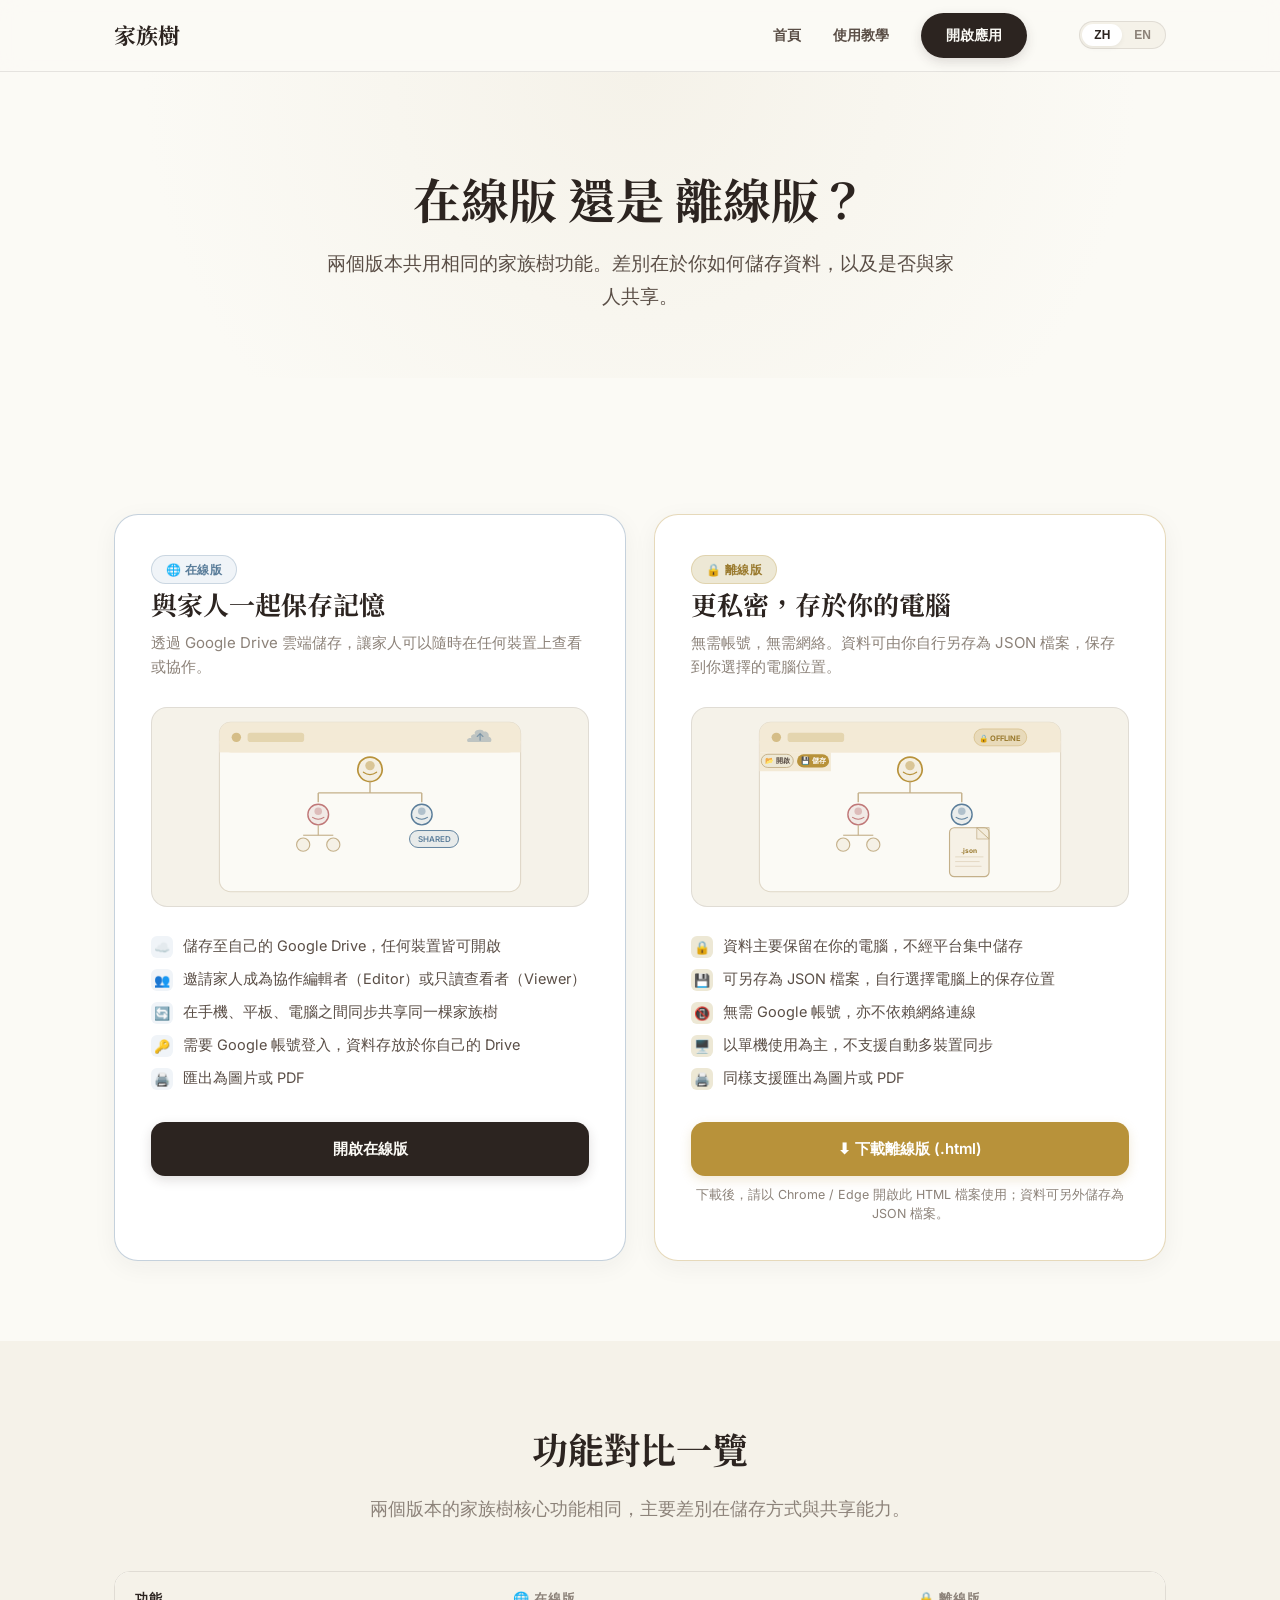
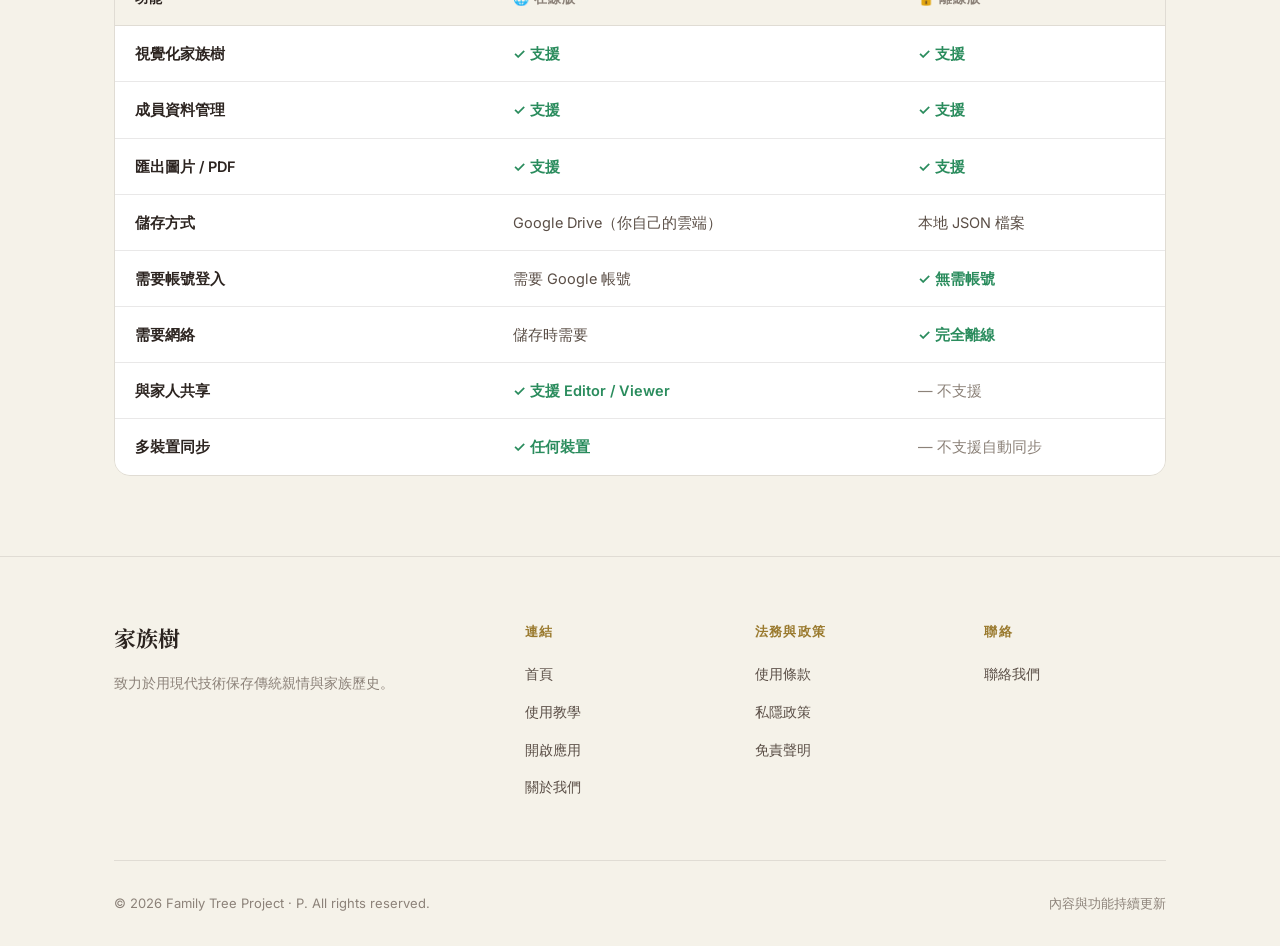
<file: compare.html>
<!DOCTYPE html>
<html lang="zh">
<head>
  <meta charset="UTF-8">
  <meta name="viewport" content="width=device-width, initial-scale=1.0">
  <title>在線版 vs 離線版 — 家族樹</title>
  <meta name="description" content="比較家族樹在線版與離線版的功能差異，選擇最適合你的方案。在線版支援 Google Drive 雲端儲存與家人協作；離線版以本地 JSON 檔案保存資料，無需帳號，以單機使用為主。">
  <link rel="preconnect" href="https://fonts.googleapis.com">
  <link rel="preconnect" href="https://fonts.gstatic.com" crossorigin>
  <link href="https://fonts.googleapis.com/css2?family=Inter:wght@400;500;600;700&family=Playfair+Display:ital,wght@0,700;1,700&family=Noto+Serif+TC:wght@400;700&display=swap" rel="stylesheet">
  <link rel="stylesheet" href="site.css">
  <style>
    /* ── Page hero ── */
    .cmp-hero {
      padding: 100px 0 64px;
      text-align: center;
      background: radial-gradient(circle at top, #f5f2e9 0%, var(--p) 70%);
    }
    .cmp-hero h1 { font-size: 48px; line-height: 1.15; margin-bottom: 20px; color: var(--ink); }
    .cmp-hero p  { font-size: 19px; color: var(--ink2); max-width: 640px; margin: 0 auto; line-height: 1.75; }

    /* ── Comparison layout ── */
    .cmp-section { background: var(--p); }

    .cmp-grid {
      display: grid;
      grid-template-columns: 1fr 1fr;
      gap: 28px;
      margin-top: 56px;
    }

    /* ── Version cards ── */
    .ver-card {
      border-radius: 24px;
      border: 1.5px solid var(--bd);
      padding: 40px 36px 36px;
      background: #fff;
      display: flex;
      flex-direction: column;
      gap: 28px;
      box-shadow: 0 6px 24px rgba(44,36,32,0.05);
      transition: box-shadow 0.25s ease, transform 0.25s ease;
    }
    .ver-card:hover {
      box-shadow: 0 16px 40px rgba(44,36,32,0.10);
      transform: translateY(-4px);
    }

    .ver-card.online  { border-color: rgba(90,125,154,0.35); }
    .ver-card.offline { border-color: rgba(184,146,58,0.35); }

    .ver-badge-wrap {
      display: flex;
      align-items: center;
      gap: 12px;
    }
    .ver-badge {
      display: inline-block;
      padding: 4px 14px;
      border-radius: 99px;
      font-size: 12px;
      font-weight: 700;
      letter-spacing: 0.04em;
    }
    .ver-badge.online  { background: var(--mbg);  color: var(--mac); border: 1px solid rgba(90,125,154,0.25); }
    .ver-badge.offline { background: var(--p3);   color: var(--gold3); border: 1px solid rgba(184,146,58,0.25); }

    .ver-card h2 { font-size: 26px; margin-bottom: 6px; color: var(--ink); }
    .ver-card .ver-tagline { font-size: 15px; color: var(--ink3); line-height: 1.6; }

    /* Mock UI preview */
    .ver-preview {
      background: var(--p2);
      border-radius: 16px;
      border: 1px solid var(--bd);
      height: 200px;
      display: flex;
      align-items: center;
      justify-content: center;
      overflow: hidden;
    }
    .ver-preview svg { max-width: 320px; width: 100%; height: 100%; }

    /* Feature list */
    .ver-features { list-style: none; display: flex; flex-direction: column; gap: 10px; }
    .ver-features li {
      display: flex;
      align-items: flex-start;
      gap: 10px;
      font-size: 14.5px;
      color: var(--ink2);
      line-height: 1.55;
    }
    .ver-features li .feat-icon {
      width: 22px;
      height: 22px;
      border-radius: 6px;
      display: flex;
      align-items: center;
      justify-content: center;
      font-size: 13px;
      flex-shrink: 0;
      margin-top: 1px;
    }
    .online  .feat-icon { background: var(--mbg); }
    .offline .feat-icon { background: var(--p3); }

    .ver-card .ver-cta {
      margin-top: 4px;
    }
    .ver-card .btn {
      width: 100%;
      justify-content: center;
      padding: 14px 28px;
      font-size: 15px;
      border-radius: 14px;
    }
    .dl-note { font-size: 12.5px; color: var(--ink3); margin-top: 10px; line-height: 1.5; text-align: center; }

    /* ── Comparison table ── */
    .cmp-table-section { background: var(--p2); }
    .cmp-table-wrap { overflow-x: auto; margin-top: 48px; border-radius: 16px; border: 1px solid var(--bd); }
    table.cmp-table {
      width: 100%;
      border-collapse: collapse;
      font-size: 14.5px;
      background: #fff;
    }
    .cmp-table th, .cmp-table td {
      padding: 16px 20px;
      text-align: left;
      border-bottom: 1px solid var(--bd);
    }
    .cmp-table tr:last-child td { border-bottom: none; }
    .cmp-table thead th {
      background: var(--p2);
      font-size: 13px;
      font-weight: 700;
      text-transform: uppercase;
      letter-spacing: 0.07em;
      color: var(--ink3);
    }
    .cmp-table thead th:first-child { color: var(--ink); }
    .cmp-table td:first-child { font-weight: 600; color: var(--ink); width: 36%; }
    .cmp-table .yes  { color: #2a8c5d; font-weight: 600; }
    .cmp-table .no   { color: var(--ink3); }
    .cmp-table .note { color: var(--ink2); }
    .cmp-table tbody tr:hover td { background: var(--p2); }

    /* ── lang toggle on this page ── */
    .lang-toggle {
      display: flex;
      background: var(--p2);
      border: 1px solid var(--bd);
      border-radius: 99px;
      padding: 2px;
      margin-left: 20px;
    }
    .lang-btn {
      padding: 4px 12px;
      border-radius: 99px;
      font-size: 12px;
      font-weight: 600;
      cursor: pointer;
      transition: all 0.2s;
      border: none;
      background: transparent;
      color: var(--ink3);
    }
    .lang-btn.active {
      background: #fff;
      color: var(--ink);
      box-shadow: 0 2px 5px rgba(0,0,0,0.05);
    }

    /* ── Responsive ── */
    @media (max-width: 900px) {
      .cmp-hero h1 { font-size: 38px; }
      .cmp-grid { gap: 20px; }
      .ver-card  { padding: 32px 28px 28px; }
    }

    @media (max-width: 700px) {
      .cmp-hero   { padding: 72px 0 48px; }
      .cmp-hero h1 { font-size: 30px; }
      .cmp-hero p  { font-size: 16px; }
      .cmp-grid   { grid-template-columns: 1fr; }
      .ver-preview { height: 160px; }
      .cmp-table thead th:nth-child(2) { display: none; }
    }

    @media (max-width: 480px) {
      .cmp-hero h1 { font-size: 26px; }
      .ver-card  { padding: 24px 20px; border-radius: 16px; }
    }
  </style>
</head>
<body>

  <header class="site-header">
    <div class="container nav-wrap">
      <a href="index.html" class="logo" data-i18n="nav_brand">家族樹</a>
      <nav class="nav-links">
        <a href="index.html" class="nav-link" data-i18n="nav_home">首頁</a>
        <a href="guide.html" class="nav-link" data-i18n="nav_guide">使用教學</a>
        <a href="app.html" class="btn btn-pri" data-i18n="nav_app">開啟應用</a>
        <div class="lang-toggle">
          <button class="lang-btn" id="lang-zh-btn" onclick="setLang('zh')">ZH</button>
          <button class="lang-btn" id="lang-en-btn" onclick="setLang('en')">EN</button>
        </div>
      </nav>
    </div>
  </header>

  <main>

    <!-- ── Hero ── -->
    <section class="cmp-hero">
      <div class="container">
        <h1 data-i18n="hero_title">在線版 還是 離線版？</h1>
        <p data-i18n="hero_sub">兩個版本共用相同的家族樹功能。差別在於你如何儲存資料，以及是否與家人共享。</p>
      </div>
    </section>

    <!-- ── Cards ── -->
    <section class="cmp-section">
      <div class="container">
        <div class="cmp-grid">

          <!-- Online card -->
          <div class="ver-card online">
            <div>
              <div class="ver-badge-wrap">
                <span class="ver-badge online" data-i18n="badge_online">🌐 在線版</span>
              </div>
              <h2 data-i18n="online_title">與家人一起保存記憶</h2>
              <p class="ver-tagline" data-i18n="online_tagline">透過 Google Drive 雲端儲存，讓家人可以隨時在任何裝置上查看或協作。</p>
            </div>

            <!-- Online mock UI -->
            <div class="ver-preview">
              <svg viewBox="0 0 340 200" fill="none" xmlns="http://www.w3.org/2000/svg">
                <!-- App chrome -->
                <rect x="10" y="10" width="320" height="180" rx="12" fill="#fbfaf5" stroke="#e0d8c8" stroke-width="1.2"/>
                <!-- Header bar -->
                <rect x="10" y="10" width="320" height="32" rx="12" fill="#f3ead6"/>
                <rect x="10" y="30" width="320" height="12" rx="0" fill="#f3ead6"/>
                <circle cx="28" cy="26" r="5" fill="#b8923a" opacity="0.5"/>
                <rect x="40" y="21" width="60" height="10" rx="3" fill="#b8923a" opacity="0.25"/>
                <!-- Cloud icon top-right -->
                <path d="M286 18 C282 18, 280 21, 282 23 C279 22, 276 25, 278 27 C274 26, 272 29, 274 31 L298 31 C300 29, 299 26, 296 25 C297 22, 294 19, 291 20 C290 18, 288 18, 286 18Z" fill="#5a7d9a" opacity="0.35"/>
                <!-- Upload arrow -->
                <line x1="287" y1="29" x2="287" y2="23" stroke="#5a7d9a" stroke-width="1.4" stroke-linecap="round" opacity="0.6"/>
                <path d="M284 25 L287 22 L290 25" stroke="#5a7d9a" stroke-width="1.4" fill="none" stroke-linecap="round" opacity="0.6"/>

                <!-- Tree nodes -->
                <!-- Root -->
                <circle cx="170" cy="60" r="13" fill="rgba(184,146,58,0.1)" stroke="#b8923a" stroke-width="1.8"/>
                <circle cx="170" cy="56" r="5" fill="#b8923a" opacity="0.45"/>
                <path d="M163 63 Q170 68 177 63" stroke="#b8923a" stroke-width="1.3" fill="none" stroke-linecap="round"/>
                <!-- Vert line -->
                <line x1="170" y1="73" x2="170" y2="85" stroke="#c4b08a" stroke-width="1.5"/>
                <!-- Horiz branch -->
                <line x1="115" y1="85" x2="225" y2="85" stroke="#c4b08a" stroke-width="1.5"/>
                <line x1="115" y1="85" x2="115" y2="95" stroke="#c4b08a" stroke-width="1.5"/>
                <line x1="225" y1="85" x2="225" y2="95" stroke="#c4b08a" stroke-width="1.5"/>
                <!-- Left child -->
                <circle cx="115" cy="108" r="11" fill="rgba(154,96,96,0.1)" stroke="#c07878" stroke-width="1.5"/>
                <circle cx="115" cy="104.5" r="4" fill="#c07878" opacity="0.4"/>
                <path d="M109 111 Q115 115 121 111" stroke="#c07878" stroke-width="1.2" fill="none" stroke-linecap="round"/>
                <!-- Right child -->
                <circle cx="225" cy="108" r="11" fill="rgba(90,125,154,0.1)" stroke="#5a7d9a" stroke-width="1.5"/>
                <circle cx="225" cy="104.5" r="4" fill="#5a7d9a" opacity="0.4"/>
                <path d="M219 111 Q225 115 231 111" stroke="#5a7d9a" stroke-width="1.2" fill="none" stroke-linecap="round"/>
                <!-- Share icon -->
                <line x1="115" y1="119" x2="115" y2="130" stroke="#c4b08a" stroke-width="1.2"/>
                <line x1="99"  y1="130" x2="131" y2="130" stroke="#c4b08a" stroke-width="1.2"/>
                <circle cx="99"  cy="140" r="7" fill="rgba(184,146,58,0.08)" stroke="#c4b08a" stroke-width="1.2"/>
                <circle cx="131" cy="140" r="7" fill="rgba(184,146,58,0.08)" stroke="#c4b08a" stroke-width="1.2"/>
                <!-- Sharing label badge -->
                <rect x="212" y="125" width="52" height="18" rx="9" fill="rgba(90,125,154,0.12)" stroke="#5a7d9a" stroke-width="1"/>
                <text x="238" y="137.5" text-anchor="middle" font-size="8.5" fill="#5a7d9a" font-family="Inter,sans-serif" font-weight="600">SHARED</text>
              </svg>
            </div>

            <!-- Features -->
            <ul class="ver-features">
              <li><span class="feat-icon">☁️</span><span data-i18n="online_f1">儲存至自己的 Google Drive，任何裝置皆可開啟</span></li>
              <li><span class="feat-icon">👥</span><span data-i18n="online_f2">邀請家人成為協作編輯者（Editor）或只讀查看者（Viewer）</span></li>
              <li><span class="feat-icon">🔄</span><span data-i18n="online_f3">在手機、平板、電腦之間同步共享同一棵家族樹</span></li>
              <li><span class="feat-icon">🔑</span><span data-i18n="online_f4">需要 Google 帳號登入，資料存放於你自己的 Drive</span></li>
              <li><span class="feat-icon">🖨️</span><span data-i18n="online_f5">匯出為圖片或 PDF</span></li>
            </ul>

            <div class="ver-cta">
              <a href="app.html" class="btn btn-pri" data-i18n="online_cta">開啟在線版</a>
            </div>
          </div>

          <!-- Offline card -->
          <div class="ver-card offline">
            <div>
              <div class="ver-badge-wrap">
                <span class="ver-badge offline" data-i18n="badge_offline">🔒 離線版</span>
              </div>
              <h2 data-i18n="offline_title">更私密，存於你的電腦</h2>
              <p class="ver-tagline" data-i18n="offline_tagline">無需帳號，無需網絡。資料可由你自行另存為 JSON 檔案，保存到你選擇的電腦位置。</p>
            </div>

            <!-- Offline mock UI -->
            <div class="ver-preview">
              <svg viewBox="0 0 340 200" fill="none" xmlns="http://www.w3.org/2000/svg">
                <!-- App chrome -->
                <rect x="10" y="10" width="320" height="180" rx="12" fill="#fbfaf5" stroke="#e0d8c8" stroke-width="1.2"/>
                <!-- Header bar -->
                <rect x="10" y="10" width="320" height="32" rx="12" fill="#f3ead6"/>
                <rect x="10" y="30" width="320" height="12" rx="0" fill="#f3ead6"/>
                <circle cx="28" cy="26" r="5" fill="#b8923a" opacity="0.5"/>
                <rect x="40" y="21" width="60" height="10" rx="3" fill="#b8923a" opacity="0.25"/>
                <!-- Offline badge -->
                <rect x="238" y="17" width="56" height="18" rx="9" fill="rgba(184,146,58,0.18)" stroke="rgba(184,146,58,0.35)" stroke-width="1"/>
                <text x="266" y="29.5" text-anchor="middle" font-size="8" fill="#9a7a2e" font-family="Inter,sans-serif" font-weight="700">🔒 OFFLINE</text>

                <!-- Save/Open buttons -->
                <rect x="10" y="42" width="76" height="20" rx="0" fill="#f3ead6"/>
                <rect x="12" y="44" width="34" height="14" rx="7" fill="#ede8d5" stroke="#c4b08a" stroke-width="1"/>
                <text x="29" y="53.5" text-anchor="middle" font-size="7.5" fill="#5a4e46" font-family="Inter,sans-serif" font-weight="600">📂 開啟</text>
                <rect x="50" y="44" width="34" height="14" rx="7" fill="#b8923a"/>
                <text x="67" y="53.5" text-anchor="middle" font-size="7.5" fill="#fff" font-family="Inter,sans-serif" font-weight="600">💾 儲存</text>

                <!-- Tree nodes (same layout) -->
                <circle cx="170" cy="60" r="13" fill="rgba(184,146,58,0.1)" stroke="#b8923a" stroke-width="1.8"/>
                <circle cx="170" cy="56" r="5" fill="#b8923a" opacity="0.45"/>
                <path d="M163 63 Q170 68 177 63" stroke="#b8923a" stroke-width="1.3" fill="none" stroke-linecap="round"/>
                <line x1="170" y1="73" x2="170" y2="85" stroke="#c4b08a" stroke-width="1.5"/>
                <line x1="115" y1="85" x2="225" y2="85" stroke="#c4b08a" stroke-width="1.5"/>
                <line x1="115" y1="85" x2="115" y2="95" stroke="#c4b08a" stroke-width="1.5"/>
                <line x1="225" y1="85" x2="225" y2="95" stroke="#c4b08a" stroke-width="1.5"/>
                <circle cx="115" cy="108" r="11" fill="rgba(154,96,96,0.1)" stroke="#c07878" stroke-width="1.5"/>
                <circle cx="115" cy="104.5" r="4" fill="#c07878" opacity="0.4"/>
                <path d="M109 111 Q115 115 121 111" stroke="#c07878" stroke-width="1.2" fill="none" stroke-linecap="round"/>
                <circle cx="225" cy="108" r="11" fill="rgba(90,125,154,0.1)" stroke="#5a7d9a" stroke-width="1.5"/>
                <circle cx="225" cy="104.5" r="4" fill="#5a7d9a" opacity="0.4"/>
                <path d="M219 111 Q225 115 231 111" stroke="#5a7d9a" stroke-width="1.2" fill="none" stroke-linecap="round"/>
                <line x1="115" y1="119" x2="115" y2="130" stroke="#c4b08a" stroke-width="1.2"/>
                <line x1="99"  y1="130" x2="131" y2="130" stroke="#c4b08a" stroke-width="1.2"/>
                <circle cx="99"  cy="140" r="7" fill="rgba(184,146,58,0.08)" stroke="#c4b08a" stroke-width="1.2"/>
                <circle cx="131" cy="140" r="7" fill="rgba(184,146,58,0.08)" stroke="#c4b08a" stroke-width="1.2"/>

                <!-- JSON file icon bottom-right -->
                <rect x="212" y="122" width="42" height="52" rx="5" fill="rgba(184,146,58,0.08)" stroke="#c4b08a" stroke-width="1.2"/>
                <path d="M233 122 L254 122 L254 133 L233 133Z" fill="none"/>
                <path d="M241 122 L254 134" stroke="#c4b08a" stroke-width="1" fill="none"/>
                <rect x="241" y="122" width="13" height="12" rx="0" fill="rgba(184,146,58,0.06)" stroke="#c4b08a" stroke-width="0.8"/>
                <text x="233" y="149" font-size="7" fill="#9a7a2e" font-family="Inter,sans-serif" font-weight="700" text-anchor="middle">.json</text>
                <line x1="218" y1="153" x2="248" y2="153" stroke="#c4b08a" stroke-width="0.8" opacity="0.5"/>
                <line x1="218" y1="158" x2="244" y2="158" stroke="#c4b08a" stroke-width="0.8" opacity="0.5"/>
                <line x1="218" y1="163" x2="246" y2="163" stroke="#c4b08a" stroke-width="0.8" opacity="0.5"/>
              </svg>
            </div>

            <!-- Features -->
            <ul class="ver-features">
              <li><span class="feat-icon">🔒</span><span data-i18n="offline_f1">資料主要保留在你的電腦，不經平台集中儲存</span></li>
              <li><span class="feat-icon">💾</span><span data-i18n="offline_f2">可另存為 JSON 檔案，自行選擇電腦上的保存位置</span></li>
              <li><span class="feat-icon">📵</span><span data-i18n="offline_f3">無需 Google 帳號，亦不依賴網絡連線</span></li>
              <li><span class="feat-icon">🖥️</span><span data-i18n="offline_f4">以單機使用為主，不支援自動多裝置同步</span></li>
              <li><span class="feat-icon">🖨️</span><span data-i18n="offline_f5">同樣支援匯出為圖片或 PDF</span></li>
            </ul>

            <div class="ver-cta">
              <a href="app_offline.html" download="FamilyTree_Offline.html" class="btn btn-gold" data-i18n="dl_btn">⬇ 下載離線版 (.html)</a>
              <p class="dl-note" data-i18n="dl_note">下載後，請以 Chrome / Edge 開啟此 HTML 檔案使用；資料可另外儲存為 JSON 檔案。</p>
            </div>
          </div>

        </div><!-- /.cmp-grid -->

      </div><!-- /.container -->
    </section>

    <!-- ── Feature table ── -->
    <section class="cmp-table-section">
      <div class="container">
        <h2 class="section-title" data-i18n="table_title">功能對比一覽</h2>
        <p class="section-subtitle" data-i18n="table_sub">兩個版本的家族樹核心功能相同，主要差別在儲存方式與共享能力。</p>

        <div class="cmp-table-wrap">
          <table class="cmp-table">
            <thead>
              <tr>
                <th data-i18n="th_feature">功能</th>
                <th data-i18n="th_online">🌐 在線版</th>
                <th data-i18n="th_offline">🔒 離線版</th>
              </tr>
            </thead>
            <tbody>
              <tr>
                <td data-i18n="row_tree">視覺化家族樹</td>
                <td class="yes" data-i18n="yes">✓ 支援</td>
                <td class="yes" data-i18n="yes">✓ 支援</td>
              </tr>
              <tr>
                <td data-i18n="row_member">成員資料管理</td>
                <td class="yes" data-i18n="yes">✓ 支援</td>
                <td class="yes" data-i18n="yes">✓ 支援</td>
              </tr>
              <tr>
                <td data-i18n="row_export">匯出圖片 / PDF</td>
                <td class="yes" data-i18n="yes">✓ 支援</td>
                <td class="yes" data-i18n="yes">✓ 支援</td>
              </tr>
              <tr>
                <td data-i18n="row_save">儲存方式</td>
                <td class="note" data-i18n="save_online">Google Drive（你自己的雲端）</td>
                <td class="note" data-i18n="save_offline">本地 JSON 檔案</td>
              </tr>
              <tr>
                <td data-i18n="row_login">需要帳號登入</td>
                <td class="note" data-i18n="login_online">需要 Google 帳號</td>
                <td class="yes" data-i18n="login_offline">✓ 無需帳號</td>
              </tr>
              <tr>
                <td data-i18n="row_internet">需要網絡</td>
                <td class="note" data-i18n="internet_online">儲存時需要</td>
                <td class="yes" data-i18n="internet_offline">✓ 完全離線</td>
              </tr>
              <tr>
                <td data-i18n="row_share">與家人共享</td>
                <td class="yes" data-i18n="share_online">✓ 支援 Editor / Viewer</td>
                <td class="no" data-i18n="share_offline">— 不支援</td>
              </tr>
              <tr>
                <td data-i18n="row_multi">多裝置同步</td>
                <td class="yes" data-i18n="multi_online">✓ 任何裝置</td>
                <td class="no" data-i18n="multi_offline">— 不支援自動同步</td>
              </tr>
            </tbody>
          </table>
        </div>
      </div>
    </section>

  </main>

  <footer class="site-footer">
    <div class="container">
      <div class="footer-grid">
        <div class="footer-brand">
          <span class="logo" data-i18n="footer_brand">家族樹</span>
          <p class="footer-desc" data-i18n="footer_desc">致力於用現代技術保存傳統親情與家族歷史。</p>
        </div>
        <div class="footer-col">
          <h4 data-i18n="footer_links_h">連結</h4>
          <ul class="footer-links">
            <li><a href="index.html" data-i18n="footer_home">首頁</a></li>
            <li><a href="guide.html" data-i18n="nav_guide">使用教學</a></li>
            <li><a href="app.html"   data-i18n="footer_app">開啟應用</a></li>
            <li><a href="trust.html#about" data-i18n="footer_about">關於我們</a></li>
          </ul>
        </div>
        <div class="footer-col">
          <h4 data-i18n="footer_legal_h">法務與政策</h4>
          <ul class="footer-links">
            <li><a href="trust.html#terms"      data-i18n="footer_terms">使用條款</a></li>
            <li><a href="trust.html#privacy"    data-i18n="footer_privacy">私隱政策</a></li>
            <li><a href="trust.html#disclaimer" data-i18n="footer_disclaimer">免責聲明</a></li>
          </ul>
        </div>
        <div class="footer-col">
          <h4 data-i18n="footer_contact_h">聯絡</h4>
          <ul class="footer-links">
            <li><a href="trust.html#contact" data-i18n="footer_support">聯絡我們</a></li>
          </ul>
        </div>
      </div>
      <div class="footer-bottom">
        <p data-i18n="footer_copy">© 2026 Family Tree Project · P. All rights reserved.</p>
        <div style="display:flex;gap:20px;">
          <span data-i18n="footer_version">內容與功能持續更新</span>
        </div>
      </div>
    </div>
  </footer>

  <script>
    const LANG_KEY = 'family-heritage-lang';

    const I18N = {
      zh: {
        nav_brand: '家族樹', nav_home: '首頁', nav_guide: '使用教學', nav_app: '開啟應用',
        hero_title: '在線版 還是 離線版？',
        hero_sub:   '兩個版本共用相同的家族樹功能。差別在於你如何儲存資料，以及是否與家人共享。',
        badge_online:  '🌐 在線版',
        badge_offline: '🔒 離線版',
        online_title:   '與家人一起保存記憶',
        online_tagline: '透過 Google Drive 雲端儲存，讓家人可以隨時在任何裝置上查看或協作。',
        online_f1: '儲存至自己的 Google Drive，任何裝置皆可開啟',
        online_f2: '邀請家人成為協作編輯者（Editor）或只讀查看者（Viewer）',
        online_f3: '在手機、平板、電腦之間同步共享同一棵家族樹',
        online_f4: '需要 Google 帳號登入，資料存放於你自己的 Drive',
        online_f5: '匯出為圖片或 PDF',
        online_cta: '開啟在線版',
        offline_title:   '更私密，存於你的電腦',
        offline_tagline: '無需帳號，無需網絡。資料可由你自行另存為 JSON 檔案，保存到你選擇的電腦位置。',
        offline_f1: '資料主要保留在你的電腦，不經平台集中儲存',
        offline_f2: '可另存為 JSON 檔案，自行選擇電腦上的保存位置',
        offline_f3: '無需 Google 帳號，亦不依賴網絡連線',
        offline_f4: '以單機使用為主，不支援自動多裝置同步',
        offline_f5: '同樣支援匯出為圖片或 PDF',
        dl_btn:   '⬇ 下載離線版 (.html)',
        dl_note:  '下載後，請以 Chrome / Edge 開啟此 HTML 檔案使用；資料可另外儲存為 JSON 檔案。',
        table_title: '功能對比一覽',
        table_sub:   '兩個版本的家族樹核心功能相同，主要差別在儲存方式與共享能力。',
        th_feature: '功能', th_online: '🌐 在線版', th_offline: '🔒 離線版',
        row_tree:    '視覺化家族樹',    yes:              '✓ 支援',
        row_member:  '成員資料管理',
        row_export:  '匯出圖片 / PDF',
        row_save:    '儲存方式',         save_online:      'Google Drive（你自己的雲端）', save_offline: '本地 JSON 檔案',
        row_login:   '需要帳號登入',     login_online:     '需要 Google 帳號',              login_offline: '✓ 無需帳號',
        row_internet:'需要網絡',          internet_online:  '儲存時需要',                    internet_offline: '✓ 完全離線',
        row_share:   '與家人共享',        share_online:     '✓ 支援 Editor / Viewer',        share_offline: '— 不支援',
        row_multi:   '多裝置同步',        multi_online:     '✓ 任何裝置',                    multi_offline: '— 不支援自動同步',
        no: '— 不支援',
        footer_brand: '家族樹', footer_desc: '致力於用現代技術保存傳統親情與家族歷史。',
        footer_links_h: '連結', footer_legal_h: '法務與政策', footer_contact_h: '聯絡',
        footer_home: '首頁', footer_app: '開啟應用', footer_about: '關於我們',
        footer_privacy: '私隱政策', footer_terms: '使用條款', footer_disclaimer: '免責聲明',
        footer_support: '聯絡我們',
        footer_copy: '© 2026 Family Tree Project · P. All rights reserved.',
        footer_version: '內容與功能持續更新'
      },
      en: {
        nav_brand: 'Family Tree', nav_home: 'Home', nav_guide: 'User Guide', nav_app: 'Open App',
        hero_title: 'Online or Offline?',
        hero_sub:   'Both versions share the same core family tree features. The difference is how you save your data — and whether you share it with relatives.',
        badge_online:  '🌐 Online',
        badge_offline: '🔒 Offline',
        online_title:   'Preserve Memories Together',
        online_tagline: 'Cloud storage via Google Drive lets your family view or co-edit the tree from any device at any time.',
        online_f1: 'Saved to your own Google Drive — open from any device',
        online_f2: 'Invite relatives as Editors (can edit) or Viewers (read-only)',
        online_f3: 'Sync the same tree across phone, tablet, and computer',
        online_f4: 'Requires a Google account; your data stays in your own Drive',
        online_f5: 'Export as image or PDF',
        online_cta: 'Open Online Version',
        offline_title:   'More Private, Saved on Your Computer',
        offline_tagline: 'No account, no internet. Your data can be saved as a local JSON file in a location you choose on your computer.',
        offline_f1: 'Data stays on your computer — not stored or processed through any platform',
        offline_f2: 'Save as a JSON file; choose where to keep it on your computer',
        offline_f3: 'No Google account needed, and no internet connection required',
        offline_f4: 'Designed mainly for single-device use — no automatic multi-device sync',
        offline_f5: 'Also supports export as image or PDF',
        dl_btn:   '⬇ Download Offline Version (.html)',
        dl_note:  'After downloading, open the HTML file in Chrome or Edge; data can be saved separately as a JSON file.',
        table_title: 'Feature Comparison',
        table_sub:   'Both versions share the same core features. The key difference is how data is saved and whether sharing is possible.',
        th_feature: 'Feature', th_online: '🌐 Online', th_offline: '🔒 Offline',
        row_tree:    'Visual Family Tree',   yes:             '✓ Supported',
        row_member:  'Member Record Management',
        row_export:  'Export Image / PDF',
        row_save:    'How Data Is Saved',    save_online:     'Google Drive (your own cloud)',  save_offline: 'Local JSON file',
        row_login:   'Account Required',     login_online:    'Google account required',         login_offline: '✓ No account needed',
        row_internet:'Internet Required',    internet_online: 'Required to save',                internet_offline: '✓ Fully offline',
        row_share:   'Share with Family',    share_online:    '✓ Editor / Viewer roles',         share_offline: '— Not supported',
        row_multi:   'Multi-device Sync',    multi_online:    '✓ Any device',                    multi_offline: '— No automatic sync',
        no: '— Not supported',
        footer_brand: 'Family Tree', footer_desc: 'Dedicated to preserving traditional family bonds and history through modern technology.',
        footer_links_h: 'Links', footer_legal_h: 'Legal and Policy', footer_contact_h: 'Contact',
        footer_home: 'Home', footer_app: 'Open App', footer_about: 'About Us',
        footer_privacy: 'Privacy Policy', footer_terms: 'Terms of Use', footer_disclaimer: 'Disclaimer',
        footer_support: 'Support and Contact',
        footer_copy: '© 2026 Family Tree Project · P. All rights reserved.',
        footer_version: 'Content and features continue to evolve'
      }
    };

    function setLang(lang) {
      localStorage.setItem(LANG_KEY, lang);
      applyLang(lang);
    }

    function applyLang(lang) {
      document.documentElement.lang = lang;
      document.getElementById('lang-zh-btn').classList.toggle('active', lang === 'zh');
      document.getElementById('lang-en-btn').classList.toggle('active', lang === 'en');
      const s = I18N[lang];
      document.title = (lang === 'zh' ? '在線版 vs 離線版 — 家族樹' : 'Online vs Offline — Family Tree');
      document.querySelectorAll('[data-i18n]').forEach(el => {
        const k = el.getAttribute('data-i18n');
        if (s[k] !== undefined) el.innerHTML = s[k];
      });
    }

    const savedLang = localStorage.getItem(LANG_KEY) || 'zh';
    applyLang(savedLang);
  </script>
<!-- Cloudflare Web Analytics --><script defer src='https://static.cloudflareinsights.com/beacon.min.js' data-cf-beacon='{"token": "02b8e565dab84ae79afc7171ee6848d0"}'></script><!-- End Cloudflare Web Analytics -->
</body>
</html>
</file>
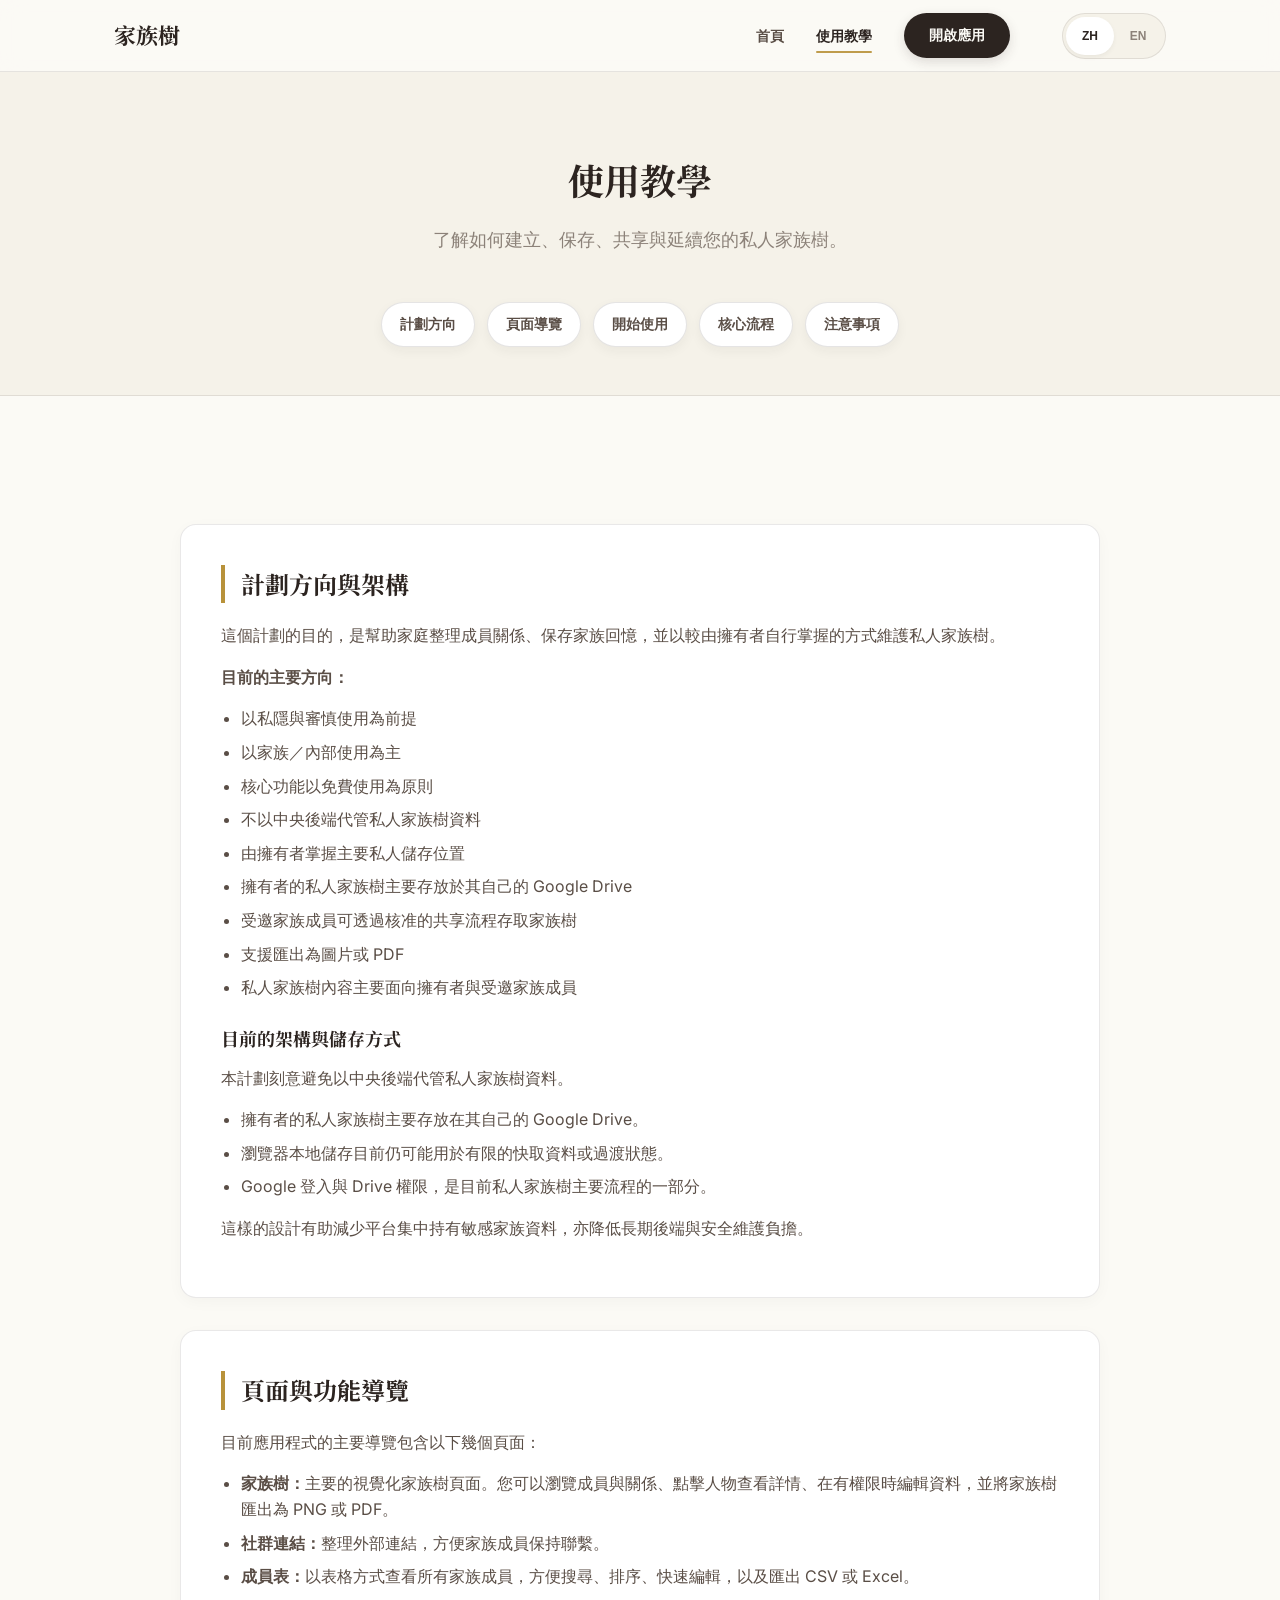
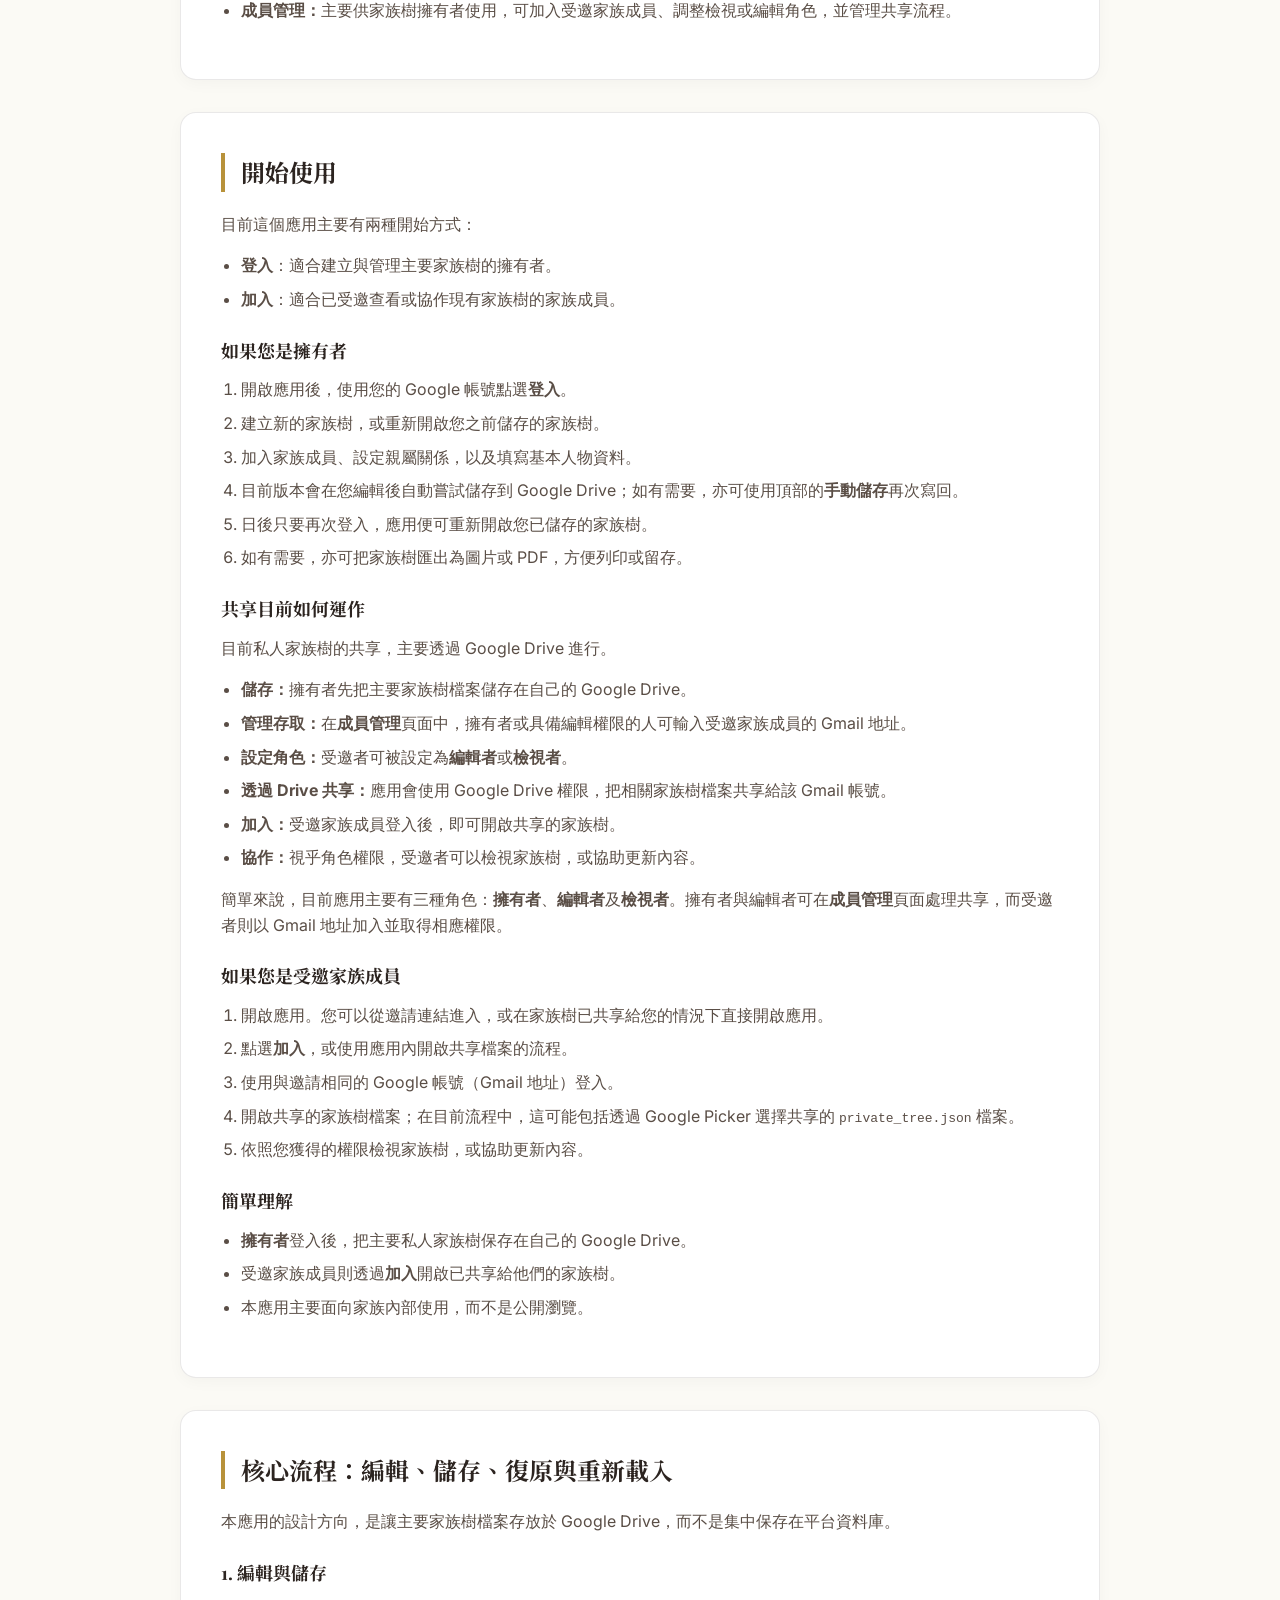
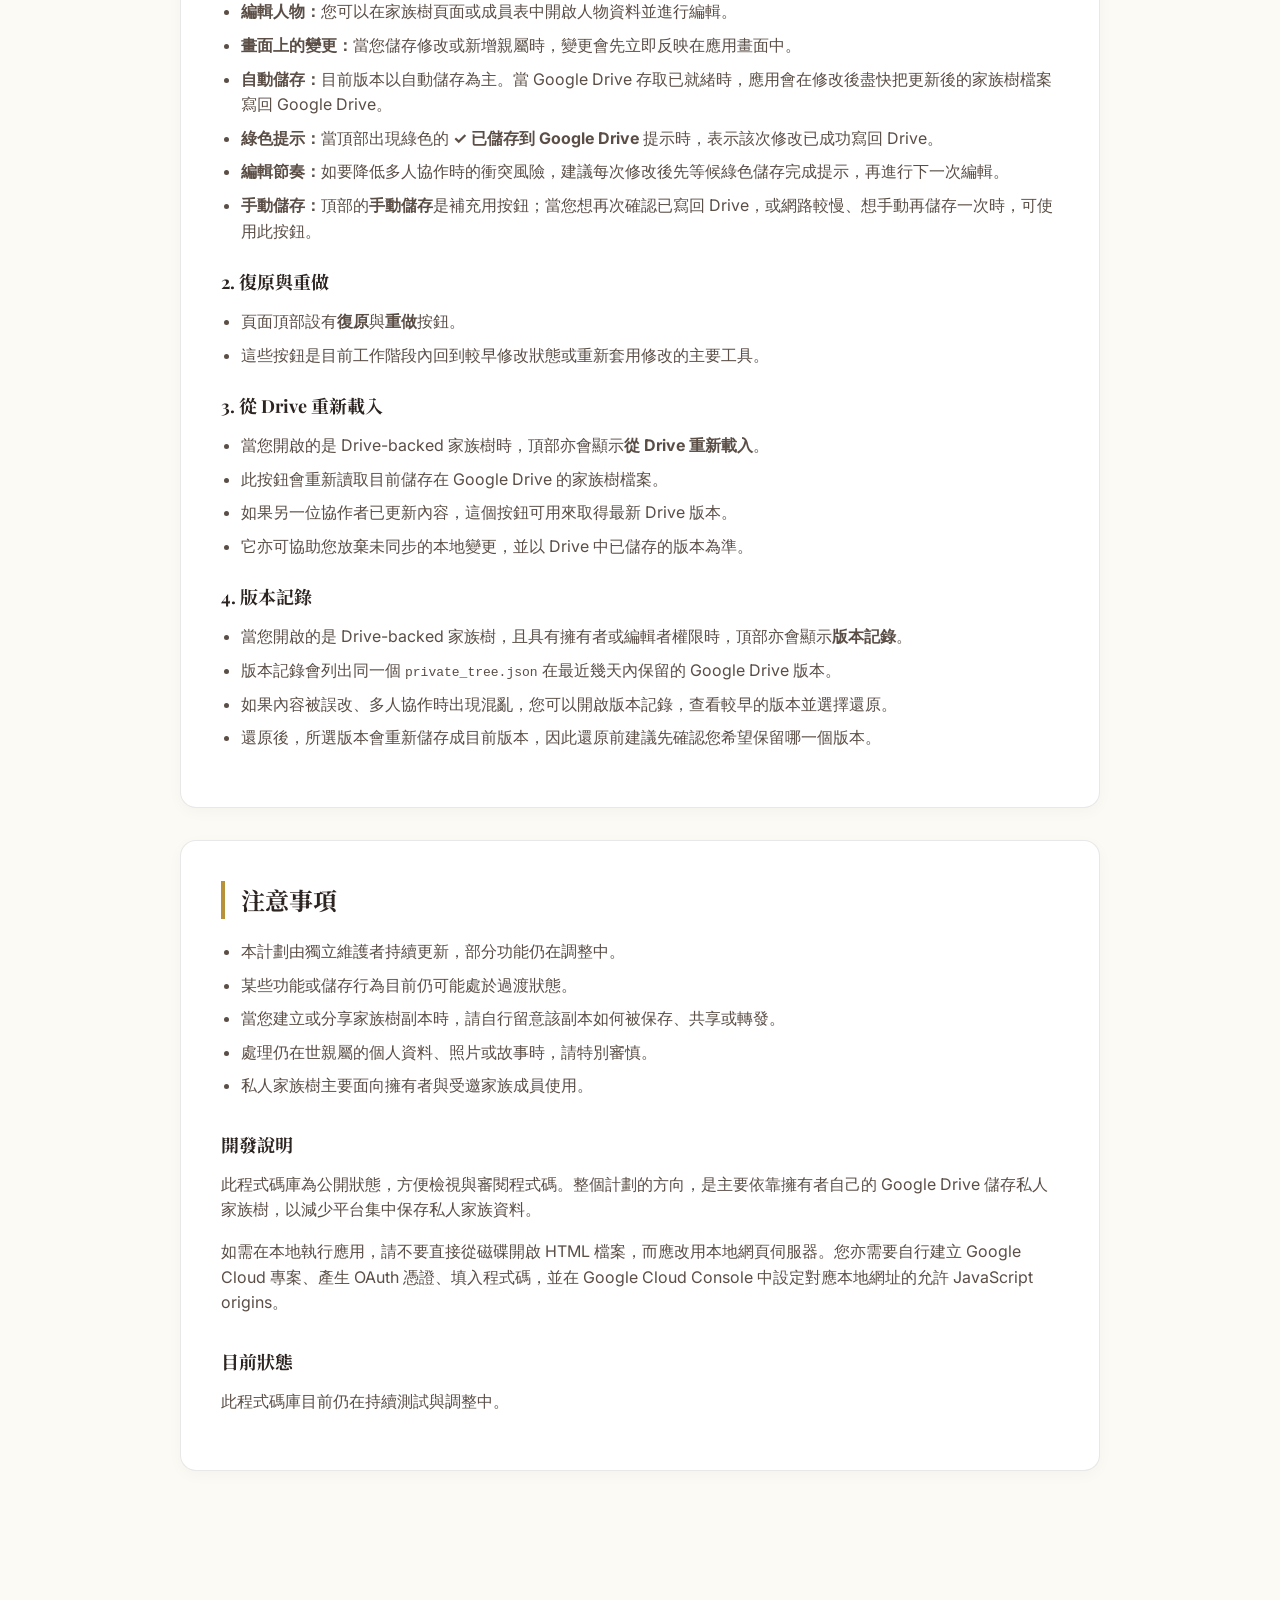
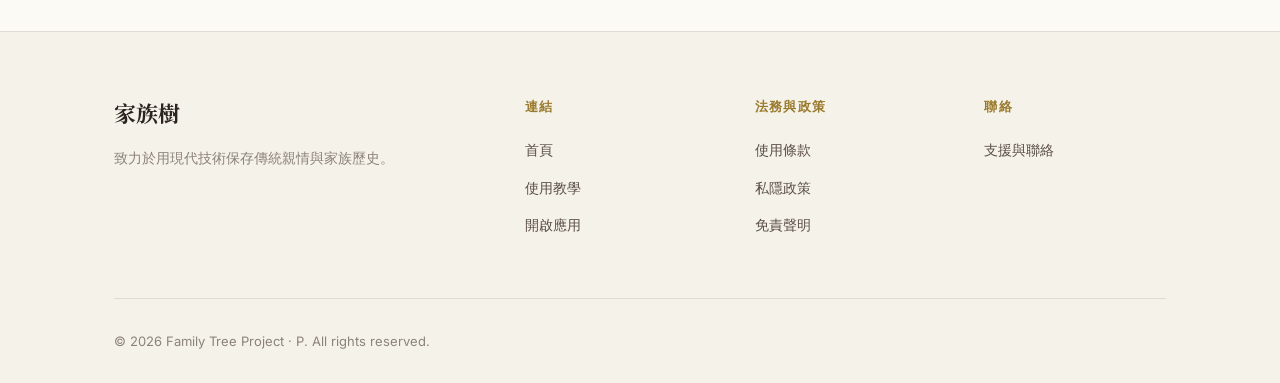
<file: guide.html>
<!DOCTYPE html>
<html lang="zh">
<head>
  <meta charset="UTF-8">
  <meta name="viewport" content="width=device-width, initial-scale=1.0">
  <title>使用教學 / User Guide — 家族樹</title>
  <meta name="description" content="家族樹的使用教學，了解如何管理、分享與編輯您的私人家族樹。">
  <link rel="canonical" href="https://usefulaiapp.github.io/familytree/guide.html">

  <!-- Open Graph -->
  <meta property="og:type" content="website">
  <meta property="og:url" content="https://usefulaiapp.github.io/familytree/guide.html">
  <meta property="og:title" content="使用教學 / User Guide — 家族樹">
  <meta property="og:description" content="家族樹的使用教學，了解如何管理、分享與編輯您的私人家族樹。">
  <meta property="og:locale" content="zh_HK">
  <link rel="preconnect" href="https://fonts.googleapis.com">
  <link rel="preconnect" href="https://fonts.gstatic.com" crossorigin>
  <link href="https://fonts.googleapis.com/css2?family=Inter:wght@400;500;600;700&family=Playfair+Display:ital,wght@0,700;1,700&family=Noto+Serif+TC:wght@400;700&display=swap" rel="stylesheet">
  <link rel="stylesheet" href="site.css">
  <style>
    .trust-hero { padding: 80px 0 48px; background: var(--p2); border-bottom: 1px solid var(--bd); }
    .trust-grid { display: grid; grid-template-columns: 1fr; gap: 32px; margin: 48px auto 0; max-width: 920px; }
    .trust-card { padding: 40px; }
    .trust-card h2 { margin-bottom: 20px; color: var(--ink); border-left: 4px solid var(--gold); padding-left: 16px; }
    .trust-card h3 { margin: 24px 0 12px; color: var(--ink); font-size: 18px; }
    .trust-card p { margin-bottom: 16px; color: var(--ink2); line-height: 1.6; }
    .trust-card ul { margin-left: 20px; margin-bottom: 16px; color: var(--ink2); line-height: 1.6; }
    .trust-card li { margin-bottom: 8px; }

    .trust-hero .section-subtitle { max-width: 720px; }
    .toc { display: flex; justify-content: center; flex-wrap: wrap; gap: 12px; margin-top: 24px; }
    .toc a {
      display: inline-flex;
      align-items: center;
      justify-content: center;
      min-height: 42px;
      padding: 10px 18px;
      border-radius: 99px;
      background: #fff;
      border: 1px solid rgba(44, 36, 32, 0.12);
      box-shadow: 0 4px 12px rgba(44, 36, 32, 0.05);
      font-size: 14px;
      font-weight: 600;
      color: var(--ink2);
      text-decoration: none;
      transition: all 0.2s;
    }
    .toc a:hover { background: var(--p2); color: var(--ink); border-color: var(--gold2); transform: translateY(-1px); }

    .lang-toggle {
      display: flex;
      background: var(--p2);
      border: 1px solid var(--bd);
      border-radius: 99px;
      padding: 3px;
      margin-left: 20px;
    }
    .lang-btn {
      min-height: 38px;
      min-width: 48px;
      padding: 6px 14px;
      border-radius: 99px;
      font-size: 12px;
      font-weight: 600;
      cursor: pointer;
      transition: all 0.2s;
      border: none;
      background: transparent;
      color: var(--ink3);
    }
    .lang-btn.active {
      background: #fff;
      color: var(--ink);
      box-shadow: 0 2px 5px rgba(0,0,0,0.05);
    }
    .site-header .nav-links .btn {
      min-height: 44px;
      padding: 10px 24px;
    }

    /* ── Tablet portrait ≤ 768px ── */
    @media (max-width: 768px) {
      .trust-hero { padding: 60px 0 36px; }
      .trust-card { padding: 28px; }
      .trust-card h2 { font-size: 22px; padding-left: 12px; }
      .trust-card h3 { font-size: 16px; }
      .toc { gap: 8px; }
      .toc a { padding: 8px 14px; font-size: 13px; min-height: 38px; }
      .lang-toggle { margin-left: 12px; }
      .lang-btn { min-height: 34px; min-width: 42px; padding: 5px 12px; }
      .site-header .nav-links .btn { min-height: 40px; padding: 8px 18px; }
    }

    /* ── Large phones ≤ 480px ── */
    @media (max-width: 480px) {
      .trust-hero { padding: 48px 0 28px; }
      .trust-card { padding: 20px; }
      .trust-card h2 { font-size: 20px; padding-left: 10px; }
      .trust-card h3 { font-size: 15px; margin: 18px 0 10px; }
      .trust-card p { font-size: 14px; }
      .trust-card ul { margin-left: 16px; font-size: 14px; }
      .trust-grid { gap: 20px; margin-top: 32px; }
      .toc { gap: 6px; justify-content: center; }
      .toc a { padding: 7px 11px; font-size: 12px; min-height: 34px; line-height:1.2; }
      .lang-toggle { margin-left: 8px; }
      .lang-btn { min-height: 32px; min-width: 38px; padding: 4px 10px; font-size: 11px; }
      .site-header .nav-links .btn { min-height: 36px; padding: 7px 14px; font-size: 12px; }
    }

    /* ── Small phones ≤ 375px ── */
    @media (max-width: 375px) {
      .trust-card { padding: 16px; }
      .trust-card h2 { font-size: 18px; }
      .trust-card p { font-size: 13px; }
      .toc a { font-size: 11.5px; padding: 7px 10px; }
    }
  </style>
</head>
<body>

  <header class="site-header">
    <div class="container nav-wrap">
      <a href="index.html" class="logo" data-i18n="nav_brand">家族樹</a>
      <nav class="nav-links">
        <a href="index.html" class="nav-link" data-i18n="nav_home">首頁</a>
        <a href="guide.html" class="nav-link active" data-i18n="nav_guide">使用教學</a>
        <a href="app.html" class="btn btn-pri" data-i18n="nav_app">開啟應用</a>

        <div class="lang-toggle">
          <button class="lang-btn" id="lang-zh-btn" onclick="setLang('zh')">ZH</button>
          <button class="lang-btn" id="lang-en-btn" onclick="setLang('en')">EN</button>
        </div>
      </nav>
    </div>
  </header>

  <main>
    <section class="trust-hero">
      <div class="container">
        <h1 class="section-title" data-i18n="hero_title">使用教學</h1>
        <p class="section-subtitle" data-i18n="hero_subtitle">了解如何建立、保存、共享與延續您的私人家族樹。</p>
        <div class="toc">
          <a href="#purpose" data-i18n="toc_purpose">計劃方向</a>
          <a href="#features" data-i18n="toc_features">功能導覽</a>
          <a href="#how" data-i18n="toc_how">開始使用</a>
          <a href="#workflows" data-i18n="toc_workflows">核心流程</a>
          <a href="#notes" data-i18n="toc_notes">注意事項</a>
        </div>
      </div>
    </section>

    <section class="trust-content">
      <div class="container">
        <div class="trust-grid" style="margin-bottom:80px;">

          <!-- Purpose & Architecture -->
          <div class="card trust-card" id="purpose" data-i18n="purpose_html">
            <h2>計劃方向與架構</h2>
            <p>這個計劃的目的，是幫助家庭整理成員關係、保存家族回憶，並以較由擁有者掌握的方式維護私人家族樹。</p>
            <p><strong>目前的主要方向：</strong></p>
            <ul>
              <li>以私隱與審慎使用為前提</li>
              <li>以家族／內部使用為主</li>
              <li>核心功能以免費使用為原則</li>
              <li>不以中央後端代管私人家族樹資料</li>
              <li>由擁有者掌握主要私人儲存位置</li>
              <li>擁有者的私人家族樹主要存放於其自己的 Google Drive</li>
              <li>受邀家族成員可透過核准的共享流程存取家族樹</li>
              <li>支援匯出為圖片或 PDF</li>
              <li>私人家族樹內容主要面向擁有者與受邀家族成員</li>
            </ul>

            <h3>目前的架構與儲存方式</h3>
            <p>本計劃刻意避免以中央後端代管私人家族樹資料。</p>
            <ul>
              <li>擁有者的私人家族樹主要存放在其自己的 Google Drive。</li>
              <li>瀏覽器本地儲存目前仍可能用於有限的快取資料或過渡狀態。</li>
              <li>Google 登入與 Drive 權限，是目前私人家族樹主要流程的一部分。</li>
            </ul>
            <p>這樣的設計有助減少平台集中持有敏感家族資料，亦降低長期後端與安全維護負擔。</p>
          </div>

          <!-- Features -->
          <div class="card trust-card" id="features" data-i18n="features_html">
            <h2>功能與頁面導覽</h2>
            <p>目前應用程式的主要導覽包含以下幾個頁面：</p>
            <ul>
              <li><strong>家族樹：</strong>主要的視覺化家族樹頁面。您可以瀏覽成員與關係、點擊人物查看詳情、在有權限時編輯資料，並將家族樹匯出為 PNG 或 PDF。</li>
              <li><strong>社群連結：</strong>整理外部連結，方便家族成員保持聯繫。</li>
              <li><strong>成員表：</strong>以表格方式查看所有家族成員，方便搜尋、排序、快速編輯，以及匯出 CSV 或 Excel。</li>
              <li><strong>成員管理：</strong>主要供家族樹擁有者使用，可加入受邀家族成員、調整檢視或編輯角色，並管理共享流程。</li>
            </ul>
          </div>

          <!-- How to Use -->
          <div class="card trust-card" id="how" data-i18n="how_html">
            <h2>開始使用</h2>
            <p>目前這個應用主要有兩種開始方式：</p>
            <ul>
              <li><strong>登入</strong>：適合建立與管理主要家族樹的擁有者。</li>
              <li><strong>加入</strong>：適合已受邀查看或協作現有家族樹的家族成員。</li>
            </ul>

            <h3>如果您是擁有者</h3>
            <ol style="margin-left:20px; margin-bottom:16px; color:var(--ink2); line-height:1.6;">
              <li>開啟應用後，使用您的 Google 帳號點選<strong>登入</strong>。</li>
              <li>建立新的家族樹，或重新開啟您之前儲存的家族樹。</li>
              <li>加入家族成員、設定親屬關係，以及填寫基本人物資料。</li>
              <li>目前版本會在您編輯後自動嘗試儲存到 Google Drive；如有需要，亦可使用頂部的<strong>手動儲存</strong>再次寫回。</li>
              <li>日後只要再次登入，應用便可重新開啟您已儲存的家族樹。</li>
              <li>如有需要，亦可把家族樹匯出為圖片或 PDF，方便列印或留存。</li>
            </ol>

            <h3>共享目前如何運作</h3>
            <p>目前私人家族樹的共享，主要透過 Google Drive 進行。</p>
            <ul>
              <li><strong>儲存：</strong>擁有者先把主要家族樹檔案儲存在自己的 Google Drive。</li>
              <li><strong>管理存取：</strong>在<strong>成員管理</strong>頁面中，擁有者或具備編輯權限的人可輸入受邀家族成員的 Gmail 地址。</li>
              <li><strong>設定角色：</strong>受邀者可被設定為<strong>編輯者</strong>或<strong>檢視者</strong>。</li>
              <li><strong>透過 Drive 共享：</strong>應用會使用 Google Drive 權限，把相關家族樹檔案共享給該 Gmail 帳號。</li>
              <li><strong>加入：</strong>受邀家族成員登入後，即可開啟共享的家族樹。</li>
              <li><strong>協作：</strong>視乎角色權限，受邀者可以檢視家族樹，或協助更新內容。</li>
            </ul>
            <p>簡單來說，目前應用主要有三種角色：<strong>擁有者</strong>、<strong>編輯者</strong>及<strong>檢視者</strong>。擁有者與編輯者可在<strong>成員管理</strong>頁面處理共享，而受邀者則以 Gmail 地址加入並取得相應權限。</p>

            <h3>如果您是受邀家族成員</h3>
            <ol style="margin-left:20px; margin-bottom:16px; color:var(--ink2); line-height:1.6;">
              <li>開啟應用。您可以從邀請連結進入，或在家族樹已共享給您的情況下直接開啟應用。</li>
              <li>點選<strong>加入</strong>，或使用應用內開啟共享檔案的流程。</li>
              <li>使用與邀請相同的 Google 帳號（Gmail 地址）登入。</li>
              <li>開啟共享的家族樹檔案；在目前流程中，這可能包括透過 Google Picker 選擇共享的 <code>private_tree.json</code> 檔案。</li>
              <li>依照您獲得的權限檢視家族樹，或協助更新內容。</li>
            </ol>

            <h3>簡單理解</h3>
            <ul>
              <li><strong>擁有者</strong>登入後，把主要私人家族樹保存在自己的 Google Drive。</li>
              <li>受邀家族成員則透過<strong>加入</strong>開啟已共享給他們的家族樹。</li>
              <li>本應用主要面向家族內部使用，而不是公開瀏覽。</li>
            </ul>
          </div>

          <!-- Core Workflows -->
          <div class="card trust-card" id="workflows" data-i18n="workflows_html">
            <h2>核心流程：編輯、儲存、復原與重新載入</h2>
            <p>本應用的設計方向，是讓主要家族樹檔案存放於 Google Drive，而不是集中保存在平台資料庫。</p>

            <h3>1. 編輯與儲存</h3>
            <ul>
              <li><strong>編輯人物：</strong>您可以在家族樹頁面或成員表中開啟人物資料並進行編輯。</li>
              <li><strong>畫面上的變更：</strong>當您儲存修改或新增親屬時，變更會先立即反映在應用畫面中。</li>
              <li><strong>自動儲存：</strong>目前版本以自動儲存為主。當 Google Drive 存取已就緒時，應用會在修改後盡快把更新後的家族樹檔案寫回 Google Drive。</li>
              <li><strong>綠色提示：</strong>當頂部出現綠色的 <strong>✓ 已儲存到 Google Drive</strong> 提示時，表示該次修改已成功寫回 Drive。</li>
              <li><strong>編輯節奏：</strong>如要降低多人協作時的衝突風險，建議每次修改後先等候綠色儲存完成提示，再進行下一次編輯。</li>
              <li><strong>手動儲存：</strong>頂部的<strong>手動儲存</strong>是補充用按鈕；當您想再次確認已寫回 Drive，或網路較慢、想手動再儲存一次時，可使用此按鈕。</li>
            </ul>

            <h3>2. 復原與重做</h3>
            <ul>
              <li>頁面頂部設有<strong>復原</strong>與<strong>重做</strong>按鈕。</li>
              <li>這些按鈕是目前工作階段內回到較早修改狀態或重新套用修改的主要工具。</li>
            </ul>

            <h3>3. 從 Drive 重新載入</h3>
            <ul>
              <li>當您開啟的是 Drive-backed 家族樹時，頂部亦會顯示<strong>從 Drive 重新載入</strong>。</li>
              <li>此按鈕會重新讀取目前儲存在 Google Drive 的家族樹檔案。</li>
              <li>如果另一位協作者已更新內容，這個按鈕可用來取得最新 Drive 版本。</li>
              <li>它亦可協助您放棄未同步的本地變更，並以 Drive 中已儲存的版本為準。</li>
            </ul>

            <h3>4. 版本記錄</h3>
            <ul>
              <li>當您開啟的是 Drive-backed 家族樹，且具有擁有者或編輯者權限時，頂部亦會顯示<strong>版本記錄</strong>。</li>
              <li>版本記錄會列出同一個 <code>private_tree.json</code> 在最近幾天內保留的 Google Drive 版本。</li>
              <li>如果內容被誤改、多人協作時出現混亂，您可以開啟版本記錄，查看較早的版本並選擇還原。</li>
              <li>還原後，所選版本會重新儲存成目前版本，因此還原前建議先確認您希望保留哪一個版本。</li>
            </ul>
          </div>

          <!-- Important Notes -->
          <div class="card trust-card" id="notes" data-i18n="notes_html">
            <h2>注意事項</h2>
            <ul>
              <li>本計劃由獨立維護者持續更新，部分功能仍在調整中。</li>
              <li>某些功能或儲存行為目前仍可能處於過渡狀態。</li>
              <li>當您建立或分享家族樹副本時，請自行留意該副本如何被保存、共享或轉發。</li>
              <li>處理仍在世親屬的個人資料、照片或故事時，請特別審慎。</li>
              <li>私人家族樹主要面向擁有者與受邀家族成員使用。</li>
            </ul>

            <h3 style="margin-top:32px;">開發說明</h3>
            <p>此程式碼庫為公開狀態，方便檢視與審閱程式碼。整個計劃的方向，是主要依靠擁有者自己的 Google Drive 儲存私人家族樹，以減少平台集中保存私人家族資料。</p>
            <p>如需在本地執行應用，請不要直接從磁碟開啟 HTML 檔案，而應改用本地網頁伺服器。您亦需要自行建立 Google Cloud 專案、產生 OAuth 憑證、填入程式碼，並在 Google Cloud Console 中設定對應本地網址的允許 JavaScript origins。</p>

            <h3 style="margin-top:32px;">目前狀態</h3>
            <p>此程式碼庫目前仍在持續測試與調整中。</p>
          </div>

        </div>
      </div>
    </section>
  </main>

  <footer class="site-footer">
    <div class="container">
      <div class="footer-grid">
        <div class="footer-brand">
          <span class="logo" data-i18n="footer_brand">家族樹</span>
          <p class="footer-desc" data-i18n="footer_desc">致力於用現代技術保存傳統親情與家族歷史。</p>
        </div>
        <div class="footer-col">
          <h4 data-i18n="footer_links_h">連結</h4>
          <ul class="footer-links">
            <li><a href="index.html" data-i18n="footer_home">首頁</a></li>
            <li><a href="guide.html" data-i18n="nav_guide">使用教學</a></li>
            <li><a href="app.html" data-i18n="footer_app">開啟應用</a></li>
          </ul>
        </div>
        <div class="footer-col">
          <h4 data-i18n="footer_legal_h">法務與政策</h4>
          <ul class="footer-links">
            <li><a href="trust.html#terms" data-i18n="footer_terms">使用條款</a></li>
            <li><a href="trust.html#privacy" data-i18n="footer_privacy">私隱政策</a></li>
            <li><a href="trust.html#disclaimer" data-i18n="footer_disclaimer">免責聲明</a></li>
          </ul>
        </div>
        <div class="footer-col">
          <h4 data-i18n="footer_contact_h">聯絡</h4>
          <ul class="footer-links">
            <li><a href="trust.html#contact" data-i18n="footer_support">支援與聯絡</a></li>
          </ul>
        </div>
      </div>
      <div class="footer-bottom">
        <p data-i18n="footer_copy">© 2026 Family Tree Project · P. All rights reserved.</p>
      </div>
    </div>
  </footer>

  <script>
    // Guide page I18N
    const GUIDE_LANG_KEY = 'family-heritage-guide-lang';
    const I18N = {
      zh: {
        nav_brand: "家族樹",
        nav_home: "首頁",
        nav_guide: "使用教學",
        nav_app: "開啟應用",
        hero_title: "使用教學",
        hero_subtitle: "了解如何建立、保存、共享與延續您的私人家族樹。",
        toc_purpose: "計劃方向",
        toc_features: "頁面導覽",
        toc_how: "開始使用",
        toc_workflows: "核心流程",
        toc_notes: "注意事項",
        purpose_html: `<h2>計劃方向與架構</h2>
            <p>這個計劃的目的，是幫助家庭整理成員關係、保存家族回憶，並以較由擁有者自行掌握的方式維護私人家族樹。</p>
            <p><strong>目前的主要方向：</strong></p>
            <ul>
              <li>以私隱與審慎使用為前提</li>
              <li>以家族／內部使用為主</li>
              <li>核心功能以免費使用為原則</li>
              <li>不以中央後端代管私人家族樹資料</li>
              <li>由擁有者掌握主要私人儲存位置</li>
              <li>擁有者的私人家族樹主要存放於其自己的 Google Drive</li>
              <li>受邀家族成員可透過核准的共享流程存取家族樹</li>
              <li>支援匯出為圖片或 PDF</li>
              <li>私人家族樹內容主要面向擁有者與受邀家族成員</li>
            </ul>
            <h3>目前的架構與儲存方式</h3>
            <p>本計劃刻意避免以中央後端代管私人家族樹資料。</p>
            <ul>
              <li>擁有者的私人家族樹主要存放在其自己的 Google Drive。</li>
              <li>瀏覽器本地儲存目前仍可能用於有限的快取資料或過渡狀態。</li>
              <li>Google 登入與 Drive 權限，是目前私人家族樹主要流程的一部分。</li>
            </ul>
            <p>這樣的設計有助減少平台集中持有敏感家族資料，亦降低長期後端與安全維護負擔。</p>`,
        features_html: `<h2>頁面與功能導覽</h2>
            <p>目前應用程式的主要導覽包含以下幾個頁面：</p>
            <ul>
              <li><strong>家族樹：</strong>主要的視覺化家族樹頁面。您可以瀏覽成員與關係、點擊人物查看詳情、在有權限時編輯資料，並將家族樹匯出為 PNG 或 PDF。</li>
              <li><strong>社群連結：</strong>整理外部連結，方便家族成員保持聯繫。</li>
              <li><strong>成員表：</strong>以表格方式查看所有家族成員，方便搜尋、排序、快速編輯，以及匯出 CSV 或 Excel。</li>
              <li><strong>成員管理：</strong>主要供家族樹擁有者使用，可加入受邀家族成員、調整檢視或編輯角色，並管理共享流程。</li>
            </ul>`,
        how_html: `<h2>開始使用</h2>
            <p>目前這個應用主要有兩種開始方式：</p>
            <ul>
              <li><strong>登入</strong>：適合建立與管理主要家族樹的擁有者。</li>
              <li><strong>加入</strong>：適合已受邀查看或協作現有家族樹的家族成員。</li>
            </ul>
            <h3>如果您是擁有者</h3>
            <ol style="margin-left:20px; margin-bottom:16px; color:var(--ink2); line-height:1.6;">
              <li>開啟應用後，使用您的 Google 帳號點選<strong>登入</strong>。</li>
              <li>建立新的家族樹，或重新開啟您之前儲存的家族樹。</li>
              <li>加入家族成員、設定親屬關係，以及填寫基本人物資料。</li>
              <li>目前版本會在您編輯後自動嘗試儲存到 Google Drive；如有需要，亦可使用頂部的<strong>手動儲存</strong>再次寫回。</li>
              <li>日後只要再次登入，應用便可重新開啟您已儲存的家族樹。</li>
              <li>如有需要，亦可把家族樹匯出為圖片或 PDF，方便列印或留存。</li>
            </ol>
            <h3>共享目前如何運作</h3>
            <p>目前私人家族樹的共享，主要透過 Google Drive 進行。</p>
            <ul>
              <li><strong>儲存：</strong>擁有者先把主要家族樹檔案儲存在自己的 Google Drive。</li>
              <li><strong>管理存取：</strong>在<strong>成員管理</strong>頁面中，擁有者或具備編輯權限的人可輸入受邀家族成員的 Gmail 地址。</li>
              <li><strong>設定角色：</strong>受邀者可被設定為<strong>編輯者</strong>或<strong>檢視者</strong>。</li>
              <li><strong>透過 Drive 共享：</strong>應用會使用 Google Drive 權限，把相關家族樹檔案共享給該 Gmail 帳號。</li>
              <li><strong>加入：</strong>受邀家族成員登入後，即可開啟共享的家族樹。</li>
              <li><strong>協作：</strong>視乎角色權限，受邀者可以檢視家族樹，或協助更新內容。</li>
            </ul>
            <p>簡單來說，目前應用主要有三種角色：<strong>擁有者</strong>、<strong>編輯者</strong>及<strong>檢視者</strong>。擁有者與編輯者可在<strong>成員管理</strong>頁面處理共享，而受邀者則以 Gmail 地址加入並取得相應權限。</p>
            <h3>如果您是受邀家族成員</h3>
            <ol style="margin-left:20px; margin-bottom:16px; color:var(--ink2); line-height:1.6;">
              <li>開啟應用。您可以從邀請連結進入，或在家族樹已共享給您的情況下直接開啟應用。</li>
              <li>點選<strong>加入</strong>，或使用應用內開啟共享檔案的流程。</li>
              <li>使用與邀請相同的 Google 帳號（Gmail 地址）登入。</li>
              <li>開啟共享的家族樹檔案；在目前流程中，這可能包括透過 Google Picker 選擇共享的 <code>private_tree.json</code> 檔案。</li>
              <li>依照您獲得的權限檢視家族樹，或協助更新內容。</li>
            </ol>
            <h3>簡單理解</h3>
            <ul>
              <li><strong>擁有者</strong>登入後，把主要私人家族樹保存在自己的 Google Drive。</li>
              <li>受邀家族成員則透過<strong>加入</strong>開啟已共享給他們的家族樹。</li>
              <li>本應用主要面向家族內部使用，而不是公開瀏覽。</li>
            </ul>`,
        workflows_html: `<h2>核心流程：編輯、儲存、復原與重新載入</h2>
            <p>本應用的設計方向，是讓主要家族樹檔案存放於 Google Drive，而不是集中保存在平台資料庫。</p>
            <h3>1. 編輯與儲存</h3>
            <ul>
              <li><strong>編輯人物：</strong>您可以在家族樹頁面或成員表中開啟人物資料並進行編輯。</li>
              <li><strong>畫面上的變更：</strong>當您儲存修改或新增親屬時，變更會先立即反映在應用畫面中。</li>
              <li><strong>自動儲存：</strong>目前版本以自動儲存為主。當 Google Drive 存取已就緒時，應用會在修改後盡快把更新後的家族樹檔案寫回 Google Drive。</li>
              <li><strong>綠色提示：</strong>當頂部出現綠色的 <strong>✓ 已儲存到 Google Drive</strong> 提示時，表示該次修改已成功寫回 Drive。</li>
              <li><strong>編輯節奏：</strong>如要降低多人協作時的衝突風險，建議每次修改後先等候綠色儲存完成提示，再進行下一次編輯。</li>
              <li><strong>手動儲存：</strong>頂部的<strong>手動儲存</strong>是補充用按鈕；當您想再次確認已寫回 Drive，或網路較慢、想手動再儲存一次時，可使用此按鈕。</li>
            </ul>
            <h3>2. 復原與重做</h3>
            <ul>
              <li>頁面頂部設有<strong>復原</strong>與<strong>重做</strong>按鈕。</li>
              <li>這些按鈕是目前工作階段內回到較早修改狀態或重新套用修改的主要工具。</li>
            </ul>
            <h3>3. 從 Drive 重新載入</h3>
            <ul>
              <li>當您開啟的是 Drive-backed 家族樹時，頂部亦會顯示<strong>從 Drive 重新載入</strong>。</li>
              <li>此按鈕會重新讀取目前儲存在 Google Drive 的家族樹檔案。</li>
              <li>如果另一位協作者已更新內容，這個按鈕可用來取得最新 Drive 版本。</li>
              <li>它亦可協助您放棄未同步的本地變更，並以 Drive 中已儲存的版本為準。</li>
            </ul>
            <h3>4. 版本記錄</h3>
            <ul>
              <li>當您開啟的是 Drive-backed 家族樹，且具有擁有者或編輯者權限時，頂部亦會顯示<strong>版本記錄</strong>。</li>
              <li>版本記錄會列出同一個 <code>private_tree.json</code> 在最近幾天內保留的 Google Drive 版本。</li>
              <li>如果內容被誤改、多人協作時出現混亂，您可以開啟版本記錄，查看較早的版本並選擇還原。</li>
              <li>還原後，所選版本會重新儲存成目前版本，因此還原前建議先確認您希望保留哪一個版本。</li>
            </ul>`,
        notes_html: `<h2>注意事項</h2>
            <ul>
              <li>本計劃由獨立維護者持續更新，部分功能仍在調整中。</li>
              <li>某些功能或儲存行為目前仍可能處於過渡狀態。</li>
              <li>當您建立或分享家族樹副本時，請自行留意該副本如何被保存、共享或轉發。</li>
              <li>處理仍在世親屬的個人資料、照片或故事時，請特別審慎。</li>
              <li>私人家族樹主要面向擁有者與受邀家族成員使用。</li>
            </ul>
            <h3 style="margin-top:32px;">開發說明</h3>
            <p>此程式碼庫為公開狀態，方便檢視與審閱程式碼。整個計劃的方向，是主要依靠擁有者自己的 Google Drive 儲存私人家族樹，以減少平台集中保存私人家族資料。</p>
            <p>如需在本地執行應用，請不要直接從磁碟開啟 HTML 檔案，而應改用本地網頁伺服器。您亦需要自行建立 Google Cloud 專案、產生 OAuth 憑證、填入程式碼，並在 Google Cloud Console 中設定對應本地網址的允許 JavaScript origins。</p>
            <h3 style="margin-top:32px;">目前狀態</h3>
            <p>此程式碼庫目前仍在持續測試與調整中。</p>`,
        footer_brand: "家族樹",
        footer_desc: "致力於用現代技術保存傳統親情與家族歷史。",
        footer_links_h: "連結",
        footer_legal_h: "法務與政策",
        footer_contact_h: "聯絡",
        footer_home: "首頁",
        footer_privacy: "私隱政策",
        footer_terms: "使用條款",
        footer_disclaimer: "免責聲明",
        footer_support: "支援與聯絡",
        footer_app: "開啟應用",
        footer_copy: "© 2026 Family Tree Project · P. All rights reserved."
      },
      en: {
        nav_brand: "Family Tree",
        nav_home: "Home",
        nav_guide: "User Guide",
        nav_app: "Open App",
        hero_title: "User Guide",
        hero_subtitle: "A guided overview of how to build, preserve, share, and continue your private family tree.",
        toc_purpose: "Project Direction",
        toc_features: "Main Pages",
        toc_how: "Getting Started",
        toc_workflows: "Core Flow",
        toc_notes: "Notes",
        purpose_html: `<h2>Project Purpose & Architecture</h2>
            <p>This project is designed to help families organize member relationships, preserve family memory, and maintain a private family tree in a way that remains primarily under the owner's control.</p>
            <p><strong>The intended direction is:</strong></p>
            <ul>
              <li>privacy conscious</li>
              <li>family / internal use first</li>
              <li>free to use in principle</li>
              <li>no central backend for private tree storage</li>
              <li>owner-controlled private storage</li>
              <li>the owner’s private tree is intended to be stored in the owner’s own Google Drive</li>
              <li>invited family members may access the tree through approved sharing flows</li>
              <li>export to image / PDF is supported</li>
              <li>private family-tree content should mainly be for the owner and invited family members</li>
            </ul>
            <h3>Current Architecture & Storage Model</h3>
            <p>This project is intentionally designed to avoid using a central backend for storing private family-tree records.</p>
            <ul>
              <li>the owner’s private family tree is stored in the owner’s Google Drive.</li>
              <li>browser local storage may still be used for limited cached or transitional state.</li>
              <li>Google services such as sign-in and Drive access are used for the core private-tree workflow.</li>
            </ul>
            <p>This helps reduce centralized custody of sensitive family data and lowers ongoing backend and security maintenance burden.</p>`,
        features_html: `<h2>Main Pages and Features</h2>
            <p>The current app is organized around these main sections:</p>
            <ul>
              <li><strong>Family Tree:</strong> The main visual view of the tree. You can browse family members and relationships, click a person to view details, edit information if you have permission, and export the tree as PNG or PDF.</li>
              <li><strong>Community:</strong> A place to add and organize external links that help family members stay connected.</li>
              <li><strong>Member Table:</strong> A spreadsheet-style view of all family members, useful for searching, sorting, quick edits, and exporting family data to CSV or Excel.</li>
              <li><strong>Members Admin:</strong> The member-management area for the tree owner, where invited relatives can be added by Gmail address and assigned viewing or editing roles.</li>
            </ul>`,
        how_html: `<h2>Getting Started</h2>
            <p>This app currently has two main ways to begin:</p>
            <ul>
              <li><strong>Sign In</strong> — For the owner who creates and manages the primary family tree.</li>
              <li><strong>Join</strong> — For family members who were invited to view or contribute to an existing tree.</li>
            </ul>
            <h3>If you are the owner</h3>
            <ol style="margin-left:20px; margin-bottom:16px; color:var(--ink2); line-height:1.6;">
              <li>Open the app and click <strong>Sign in</strong> using your Google account.</li>
              <li>Create a new family tree or reopen your previously saved tree.</li>
              <li>Add family members, relationships, and basic biographical details.</li>
              <li>The current version mainly auto-saves after you edit; if needed, you can also use the top <strong>Manual Save</strong> button to write the tree to Google Drive again.</li>
              <li>Return at any time, sign in again, and reopen your saved tree.</li>
              <li>If needed, export the family tree as an image or PDF for printing or record-keeping.</li>
            </ol>
            <h3>How sharing works</h3>
            <p>This app currently uses Google Drive as the main sharing path for private family-tree access.</p>
            <ul>
              <li><strong>Save:</strong> The owner saves the main family-tree file to their own Google Drive.</li>
              <li><strong>Manage access:</strong> In the Members Admin page, the owner or an approved editor can enter the invited family member’s Gmail address.</li>
              <li><strong>Assign roles:</strong> The invited person can be assigned as Editor or Viewer.</li>
              <li><strong>Share through Drive:</strong> The app uses Google Drive permissions to share the relevant tree file with that Gmail account.</li>
              <li><strong>Join:</strong> The invited family member signs in and opens the shared tree.</li>
              <li><strong>Collaborate:</strong> Depending on the assigned role, the invited person can either view the tree or help edit it.</li>
            </ul>
            <p>In simple terms, the current app has three roles: <strong>Owner</strong>, <strong>Editor</strong>, and <strong>Viewer</strong>. Owner and Editor can manage sharing in Members Admin, while invited people are added by Gmail address and assigned as Editor or Viewer.</p>
            <h3>If you were invited by a family member</h3>
            <ol style="margin-left:20px; margin-bottom:16px; color:var(--ink2); line-height:1.6;">
              <li>Open the app. You may do this from an invitation link, or by opening the app directly if the tree has already been shared with your account.</li>
              <li>Click <strong>Join</strong>, or use the shared-file opening flow in the app.</li>
              <li>Sign in with the exact Google account that was invited.</li>
              <li>Open the shared family-tree file. In the current flow, this may involve selecting the shared <code>private_tree.json</code> file through the Google Picker.</li>
              <li>View the tree or help update it according to the access level you were given.</li>
            </ol>
            <h3>In simple terms</h3>
            <ul>
              <li>The <strong>owner</strong> signs in and keeps the main private family tree in their own Google Drive.</li>
              <li>Invited family members use <strong>Join</strong> to open a tree that has already been shared with them.</li>
              <li>The app is mainly meant for family and internal use, not broad public sharing.</li>
            </ul>`,
        workflows_html: `<h2>Core Workflows: Edit, Save, Undo, and Reload</h2>
            <p>This app is designed so that the main family-tree file is stored in Google Drive rather than in a central project database.</p>
            <h3>1. Editing and saving</h3>
            <ul>
              <li><strong>Edit a person:</strong> In the Family Tree view or Member Table view, open a person’s details and edit their information.</li>
              <li><strong>Changes on screen:</strong> When you save an edit or add a new relative, the change is immediately applied in the app.</li>
              <li><strong>Auto-save:</strong> The current app mainly uses auto-save. When Google Drive access is ready, the app tries to write the updated tree back to Google Drive soon after each edit.</li>
              <li><strong>Green confirmation:</strong> When the top banner shows the green <strong>✓ Saved to Google Drive</strong> message, that edit has been written back to Drive successfully.</li>
              <li><strong>Edit pacing:</strong> To reduce conflicts during collaboration, it is best to wait for the green saved message before making the next edit.</li>
              <li><strong>Manual Save:</strong> The top <strong>Manual Save</strong> button is a fallback option. Use it when you want to save again deliberately, or when the network is slow and you want to confirm the latest changes are written to Drive.</li>
            </ul>
            <h3>2. Undo and redo</h3>
            <ul>
              <li>The top header includes <strong>Undo</strong> and <strong>Redo</strong> buttons.</li>
              <li>These are the main tools for stepping backward or forward through recent edits in the current session.</li>
            </ul>
            <h3>3. Reload from Drive</h3>
            <ul>
              <li>The top header also includes <strong>Reload from Drive</strong> when a Drive-backed tree is open.</li>
              <li>This button reloads the current tree file from Google Drive.</li>
              <li>It is useful when you want to refresh the tree from the saved Drive version, including after another collaborator has made changes.</li>
              <li>It can also help you discard unsaved local state by reloading the stored Drive version of the tree.</li>
            </ul>
            <h3>4. Version History</h3>
            <ul>
              <li>When a Drive-backed tree is open and you have owner or editor access, the top header also shows <strong>Version History</strong>.</li>
              <li>Version History lists recent retained Google Drive revisions of the same <code>private_tree.json</code> file.</li>
              <li>If something was changed by mistake or collaboration becomes messy, you can open Version History, review earlier versions, and restore one.</li>
              <li>After restoring, that selected version is saved back as the current version, so it is a good idea to confirm which version you want before restoring.</li>
            </ul>`,
        notes_html: `<h2>Important Notes</h2>
            <ul>
              <li>This is an independently maintained project and some parts are still evolving.</li>
              <li>Some features or storage behavior may remain transitional while the project is being refined.</li>
              <li>When you create or share a copy of the family tree, please use care and take responsibility for how that copy is stored, shared, or forwarded.</li>
              <li>Please take extra care when handling personal data, photos, or stories relating to living relatives.</li>
              <li>Private family-tree use is mainly intended for the owner and invited family members.</li>
            </ul>
            <h3 style="margin-top:32px;">Development Note</h3>
            <p>This repository is public so the code can be reviewed and inspected. The project is designed to reduce centralized storage of private family-tree data by relying mainly on the owner’s own Google Drive for private tree storage.</p>
            <p>To run the app locally, do not open the HTML files directly from disk. Serve the project from a local web server instead. You will also need to create your own Google Cloud project, generate your own OAuth credentials, add them to the code, and configure the allowed JavaScript origins in Google Cloud Console so they match your local server address.</p>
            <h3 style="margin-top:32px;">Status</h3>
            <p>This repository is currently in active testing and refinement.</p>`,
        footer_brand: "Family Tree",
        footer_desc: "Dedicated to preserving traditional family bonds and history through modern technology.",
        footer_links_h: "Links",
        footer_legal_h: "Legal and Policy",
        footer_contact_h: "Contact",
        footer_home: "Home",
        footer_privacy: "Privacy Policy",
        footer_terms: "Terms of Use",
        footer_disclaimer: "Disclaimer",
        footer_support: "Support and Contact",
        footer_app: "Open App",
        footer_copy: "© 2026 Family Tree Project · P. All rights reserved."
      }
    };

    function setLang(lang) {
      localStorage.setItem(GUIDE_LANG_KEY, lang);
      applyLang(lang);
    }

    function applyLang(lang) {
      document.documentElement.lang = lang;
      document.getElementById('lang-zh-btn').classList.toggle('active', lang === 'zh');
      document.getElementById('lang-en-btn').classList.toggle('active', lang === 'en');
      
      const strings = I18N[lang] || I18N['zh'];
      document.querySelectorAll('[data-i18n]').forEach(el => {
        const key = el.getAttribute('data-i18n');
        if (strings[key]) el.innerHTML = strings[key];
      });
      document.title = lang === 'zh' ? '使用教學 / User Guide — 家族樹' : 'User Guide — Family Tree';
    }

    const savedLang = localStorage.getItem(GUIDE_LANG_KEY) || 'zh';
    applyLang(savedLang);
  </script>
<!-- Cloudflare Web Analytics --><script defer src='https://static.cloudflareinsights.com/beacon.min.js' data-cf-beacon='{"token": "02b8e565dab84ae79afc7171ee6848d0"}'></script><!-- End Cloudflare Web Analytics -->
</body>
</html>
</file>
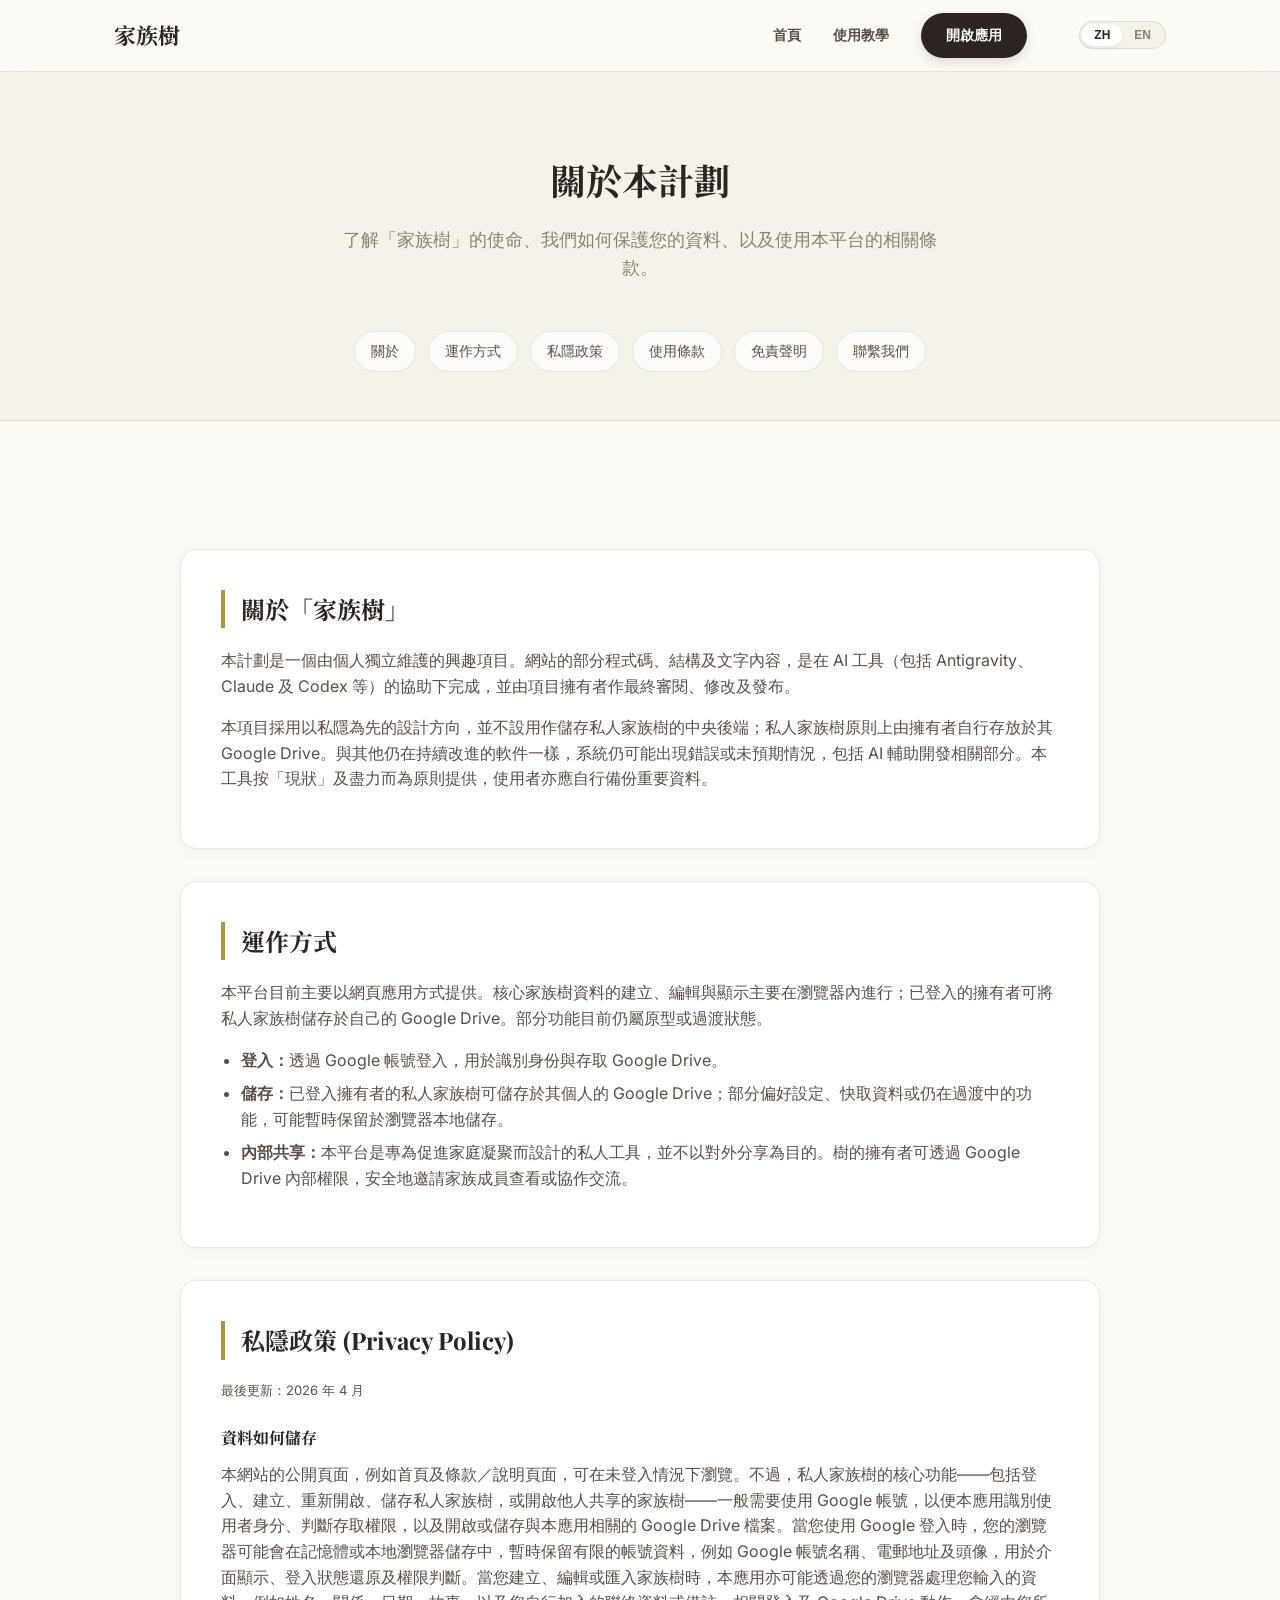
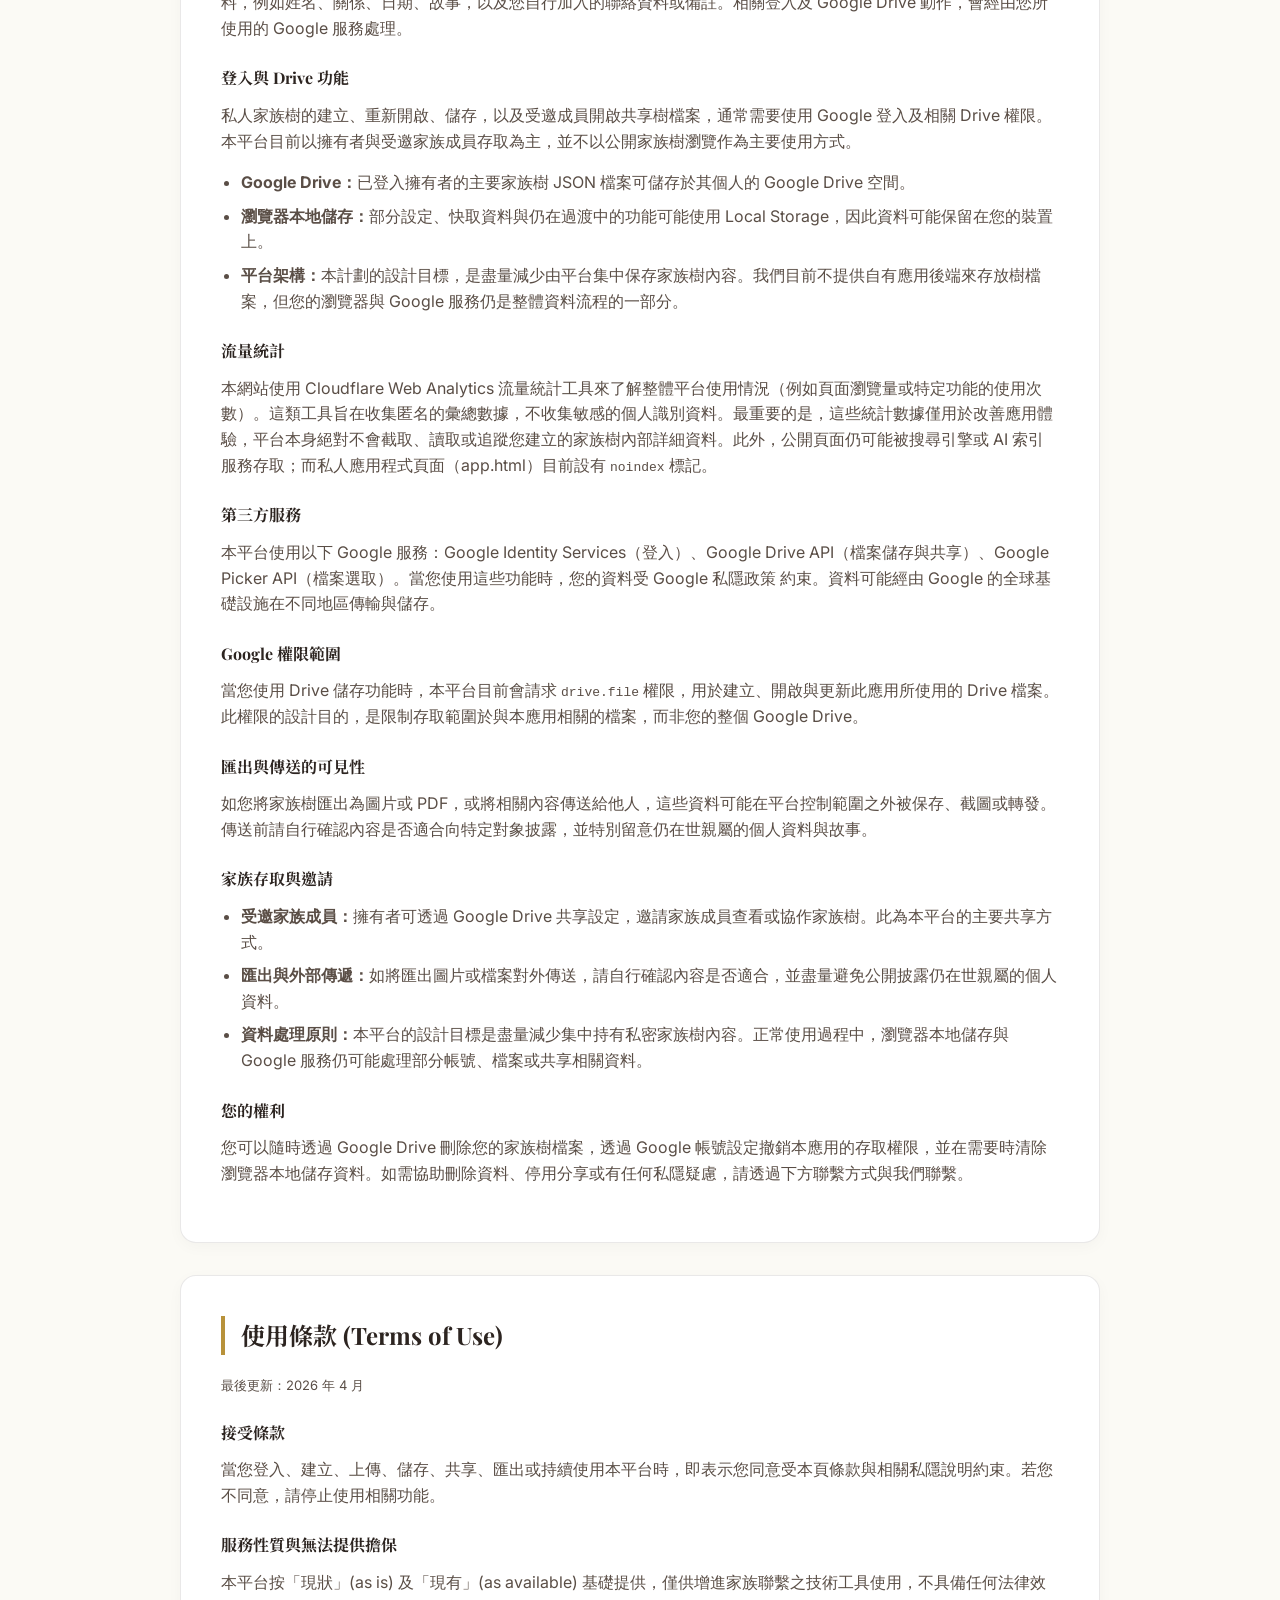
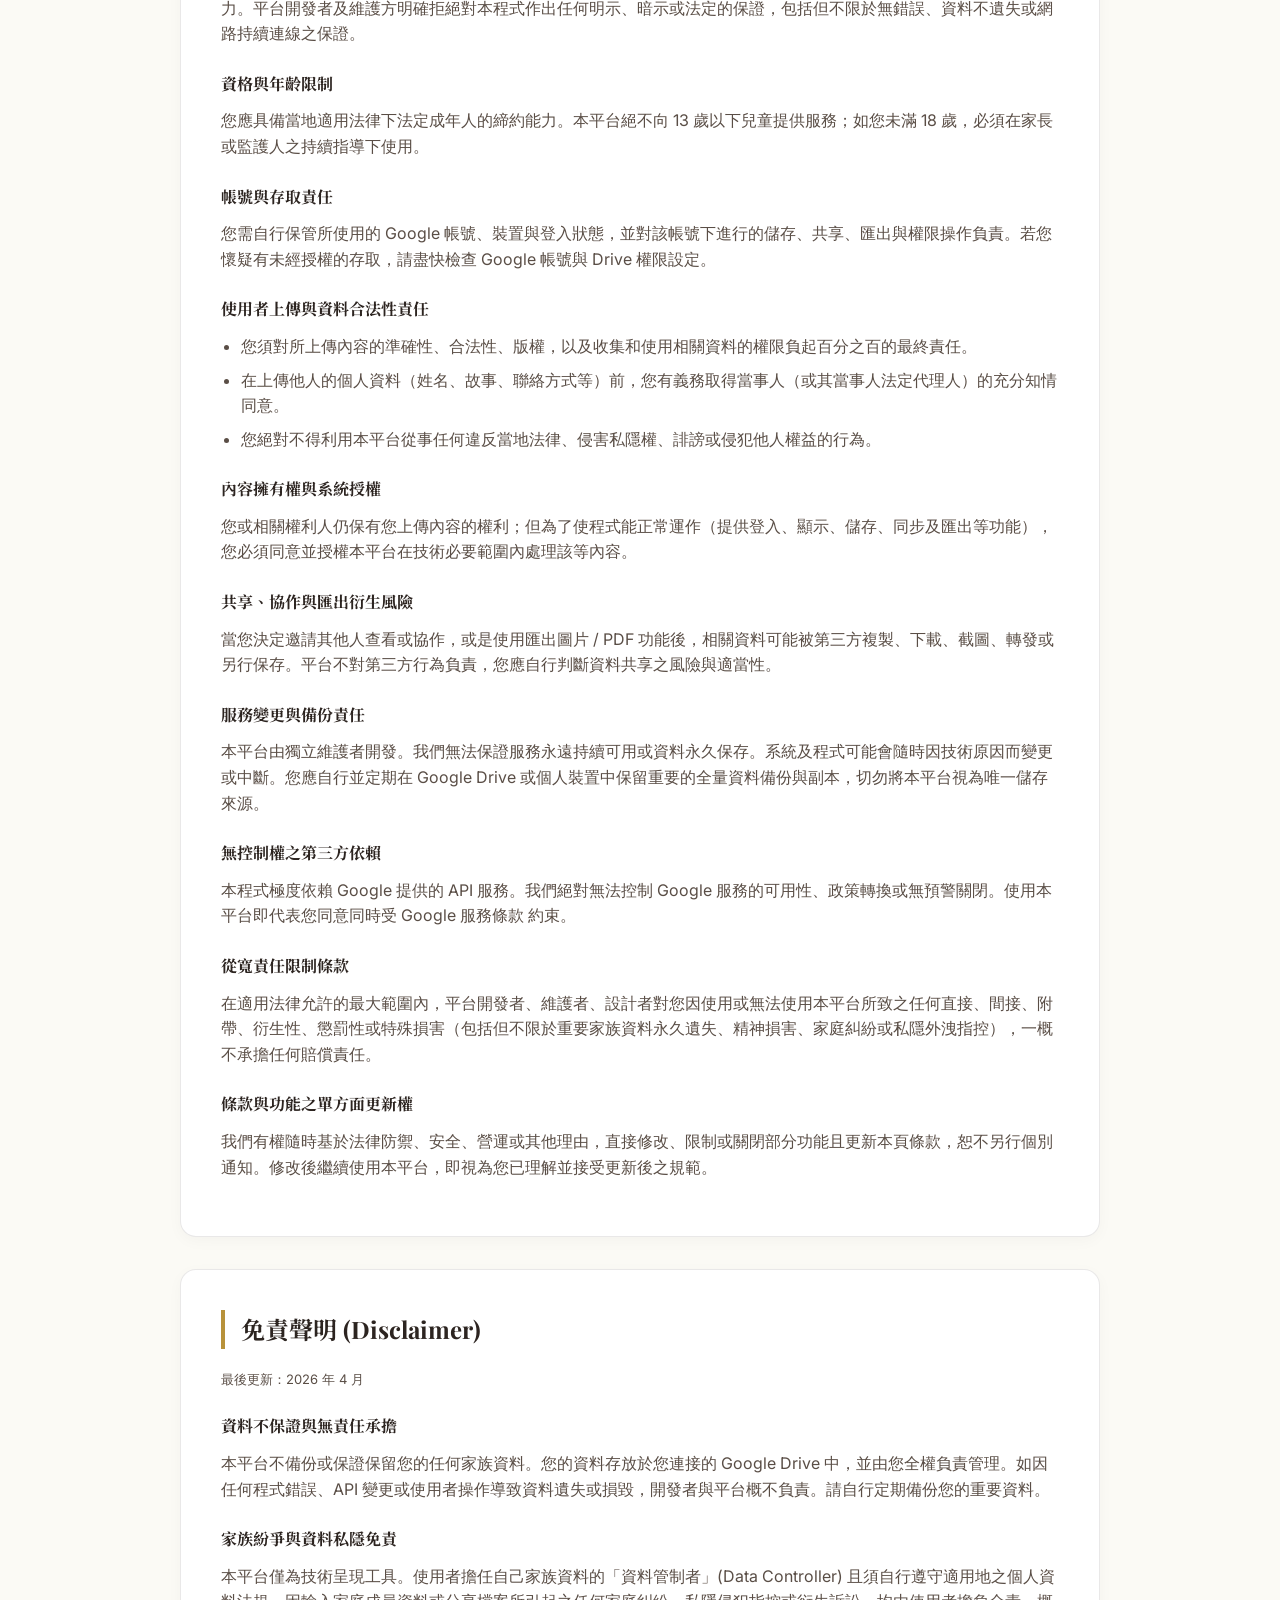
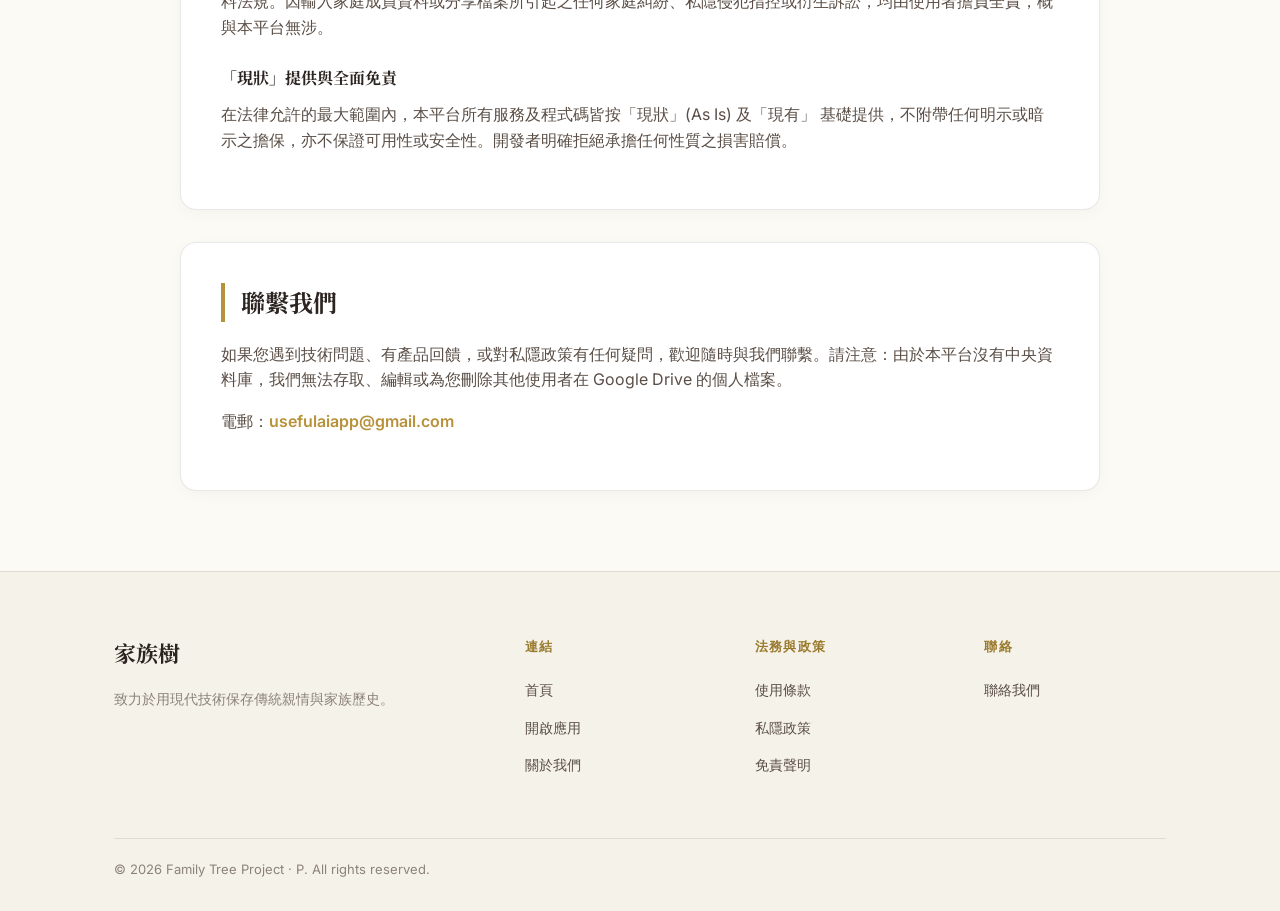
<file: trust.html>
<!DOCTYPE html>
<html lang="zh">
<head>
  <meta charset="UTF-8">
  <meta name="viewport" content="width=device-width, initial-scale=1.0">
  <title>關於與條款 — 家族樹</title>
  <meta name="description" content="了解家族樹的使命、私隱政策、使用條款，以及我們如何保護您的資料。">
  <!-- Replace the .invalid placeholder below with your real production domain before deployment. -->
  <link rel="canonical" href="https://usefulaiapp.github.io/familytree/trust.html">

  <!-- Open Graph -->
  <meta property="og:type" content="website">
  <meta property="og:url" content="https://usefulaiapp.github.io/familytree/trust.html">
  <meta property="og:title" content="關於與條款 — 家族樹">
  <meta property="og:description" content="了解家族樹的使命、私隱政策、使用條款，以及我們如何保護您的資料。">
  <meta property="og:locale" content="zh_HK">
  <link rel="preconnect" href="https://fonts.googleapis.com">
  <link rel="preconnect" href="https://fonts.gstatic.com" crossorigin>
  <link href="https://fonts.googleapis.com/css2?family=Inter:wght@400;500;600;700&family=Playfair+Display:ital,wght@0,700;1,700&family=Noto+Serif+TC:wght@400;700&display=swap" rel="stylesheet">
  <link rel="stylesheet" href="site.css">
  <style>
    .trust-hero { padding: 80px 0 48px; background: var(--p2); border-bottom: 1px solid var(--bd); }
    .trust-grid { display: grid; grid-template-columns: 1fr; gap: 32px; margin: 48px auto 0; max-width: 920px; }
    .trust-card { padding: 40px; }
    .trust-card h2 { margin-bottom: 20px; color: var(--ink); border-left: 4px solid var(--gold); padding-left: 16px; }
    .trust-card p { margin-bottom: 16px; color: var(--ink2); }
    .trust-card ul { margin-left: 20px; margin-bottom: 16px; color: var(--ink2); }
    .trust-card li { margin-bottom: 8px; }
    .trust-card h3 { margin: 24px 0 12px; color: var(--ink); font-size: 16px; }

    .toc { display: flex; justify-content: center; flex-wrap: wrap; gap: 12px; margin-top: 24px; }
    .toc a { padding: 8px 16px; border-radius: 99px; background: rgba(255,255,255,0.7); border: 1px solid var(--bd); font-size: 14px; color: var(--ink2); text-decoration: none; transition: all 0.2s; }
    .toc a:hover { background: #fff; color: var(--gold); border-color: var(--gold); }

    .last-updated { font-size: 13px; color: var(--ink3); margin-top: 12px; }

    .lang-toggle {
      display: flex;
      background: var(--p2);
      border: 1px solid var(--bd);
      border-radius: 99px;
      padding: 2px;
      margin-left: 20px;
    }
    .lang-btn {
      padding: 4px 12px;
      border-radius: 99px;
      font-size: 12px;
      font-weight: 600;
      cursor: pointer;
      transition: all 0.2s;
      border: none;
      background: transparent;
      color: var(--ink3);
    }
    .lang-btn.active {
      background: #fff;
      color: var(--ink);
      box-shadow: 0 2px 5px rgba(0,0,0,0.05);
    }

    /* ── Tablet portrait ≤ 768px ── */
    @media (max-width: 768px) {
      .trust-hero { padding: 60px 0 36px; }
      .trust-card { padding: 28px; }
      .trust-card h2 { font-size: 22px; }
      .trust-card h3 { font-size: 15px; }
      .toc { gap: 8px; }
      .toc a { padding: 7px 14px; font-size: 13px; }
      .lang-toggle { margin-left: 12px; }
    }

    /* ── Large phones ≤ 480px ── */
    @media (max-width: 480px) {
      .trust-hero { padding: 48px 0 28px; }
      .trust-card { padding: 20px; }
      .trust-card h2 { font-size: 20px; padding-left: 10px; }
      .trust-card h3 { font-size: 14px; margin: 16px 0 8px; }
      .trust-card p { font-size: 14px; }
      .trust-card ul { margin-left: 16px; font-size: 14px; }
      .trust-grid { gap: 20px; }
      .toc { gap: 6px; }
      .toc a { padding: 7px 11px; font-size: 12px; line-height:1.2; }
      .lang-toggle { margin-left: 8px; }
      .lang-btn { padding: 4px 10px; font-size: 11px; }
    }

    /* ── Small phones ≤ 375px ── */
    @media (max-width: 375px) {
      .trust-card { padding: 16px; }
      .trust-card h2 { font-size: 18px; }
      .trust-card p { font-size: 13px; }
    }
  </style>
</head>
<body>

  <header class="site-header">
    <div class="container nav-wrap">
      <a href="index.html" class="logo" data-i18n="nav_brand">家族樹</a>
      <nav class="nav-links">
        <a href="index.html" class="nav-link" data-i18n="nav_home">首頁</a>
        <a href="guide.html" class="nav-link" data-i18n="nav_guide">使用教學</a>
        <a href="app.html" class="btn btn-pri" data-i18n="nav_app">開啟應用</a>

        <div class="lang-toggle">
          <button class="lang-btn" id="lang-zh-btn" onclick="setLang('zh')">ZH</button>
          <button class="lang-btn" id="lang-en-btn" onclick="setLang('en')">EN</button>
        </div>
      </nav>
    </div>
  </header>

  <main>
    <section class="trust-hero">
      <div class="container">
        <h1 class="section-title" data-i18n="hero_title">關於本計劃</h1>
        <p class="section-subtitle" data-i18n="hero_subtitle">了解「家族樹」的使命、我們如何保護您的資料、以及使用本平台的相關條款。</p>
        <div class="toc">
          <a href="#about" data-i18n="toc_about">關於</a>
          <a href="#how" data-i18n="toc_how">運作方式</a>
          <a href="#privacy" data-i18n="toc_privacy">私隱政策</a>
          <a href="#terms" data-i18n="toc_terms">使用條款</a>
          <a href="#disclaimer" data-i18n="toc_disclaimer">免責聲明</a>
          <a href="#contact" data-i18n="toc_contact">聯繫我們</a>
        </div>
      </div>
    </section>

    <section class="trust-content">
      <div class="container">
        <div class="trust-grid">

          <!-- ① About -->
          <div class="card trust-card" id="about">
            <h2 data-i18n="about_title">關於「家族樹」</h2>
            <p data-i18n="about_p1">本計劃是一個由個人獨立維護的興趣項目。網站的部分程式碼、結構及文字內容，是在 AI 工具（包括 Antigravity、Claude 及 Codex 等）的協助下完成，並由項目擁有者作最終審閱、修改及發布。</p>
            <p data-i18n="about_p2">本項目採用以私隱為先的設計方向，並不設用作儲存私人家族樹的中央後端；私人家族樹原則上由擁有者自行存放於其 Google Drive。與其他仍在持續改進的軟件一樣，系統仍可能出現錯誤或未預期情況，包括 AI 輔助開發相關部分。本工具按「現狀」及盡力而為原則提供，使用者亦應自行備份重要資料。</p>
          </div>

          <!-- ② How it works -->
          <div class="card trust-card" id="how">
            <h2 data-i18n="how_title">運作方式</h2>
            <p data-i18n="how_p1">本平台目前主要以網頁應用方式提供。核心家族樹資料的建立、編輯與顯示主要在瀏覽器內進行；已登入的擁有者可將私人家族樹儲存於自己的 Google Drive。部分功能目前仍屬原型或過渡狀態。</p>
            <ul>
              <li data-i18n="how_li1"><strong>登入：</strong>透過 Google 帳號登入，用於識別身份與存取 Google Drive。</li>
              <li data-i18n="how_li2"><strong>儲存：</strong>已登入擁有者的私人家族樹可儲存於其個人的 Google Drive；部分偏好設定、快取資料或仍在過渡中的功能，可能暫時保留於瀏覽器本地儲存。</li>
              <li data-i18n="how_li3"><strong>內部共享：</strong>本平台是專為促進家庭凝聚而設計的私人工具，並不以對外分享為目的。樹的擁有者可透過 Google Drive 內部權限，安全地邀請家族成員查看或協作交流。</li>

            </ul>
          </div>

          <!-- ③ Privacy Policy -->
          <div class="card trust-card" id="privacy">
            <h2 data-i18n="priv_title">私隱政策</h2>
            <p class="last-updated" data-i18n="priv_updated">最後更新：2026 年 4 月</p>

            <h3 data-i18n="priv_store_h">資料如何儲存</h3>
            <p data-i18n="priv_collect_p">本網站的公開頁面，例如首頁及條款／說明頁面，可在未登入情況下瀏覽。不過，私人家族樹的核心功能——包括登入、建立、重新開啟、儲存私人家族樹，或開啟他人共享的家族樹——一般需要使用 Google 帳號，以便本應用識別使用者身分、判斷存取權限，以及開啟或儲存與本應用相關的 Google Drive 檔案。當您使用 Google 登入時，您的瀏覽器可能會在記憶體或本地瀏覽器儲存中，暫時保留有限的帳號資料，例如 Google 帳號名稱、電郵地址及頭像，用於介面顯示、登入狀態還原及權限判斷。當您建立、編輯或匯入家族樹時，本應用亦可能透過您的瀏覽器處理您輸入的資料，例如姓名、關係、日期、故事，以及您自行加入的聯絡資料或備註。相關登入及 Google Drive 動作，會經由您所使用的 Google 服務處理。</p>
            <h3 data-i18n="priv_auth_h">登入與 Drive 功能</h3>
            <p data-i18n="priv_auth_p">私人家族樹的建立、重新開啟、儲存，以及受邀成員開啟共享樹檔案，通常需要使用 Google 登入及相關 Drive 權限。本平台目前以擁有者與受邀家族成員存取為主，並不以公開家族樹瀏覽作為主要使用方式。</p>
            <ul>
              <li data-i18n="priv_store_li1"><strong>Google Drive：</strong>已登入擁有者的主要家族樹 JSON 檔案可儲存於其個人的 Google Drive 空間。</li>
              <li data-i18n="priv_store_li2"><strong>瀏覽器本地儲存：</strong>部分設定、快取資料與仍在過渡中的功能可能使用 Local Storage，因此資料可能保留在您的裝置上。</li>
              <li data-i18n="priv_store_li3"><strong>平台架構：</strong>本計劃的設計目標，是盡量減少由平台集中保存家族樹內容。我們目前不提供自有應用後端來存放樹檔案，但您的瀏覽器與 Google 服務仍是整體資料流程的一部分。</li>
            </ul>

            <h3 data-i18n="priv_analytics_h">流量統計</h3>
            <p data-i18n="priv_analytics_p">本網站使用 Cloudflare Web Analytics 流量統計工具來了解整體平台使用情況（例如頁面瀏覽量或特定功能的使用次數）。這類工具旨在收集匿名的彙總數據，不收集敏感的個人識別資料。最重要的是，這些統計數據僅用於改善應用體驗，平台本身絕對不會截取、讀取或追蹤您建立的家族樹內部詳細資料。此外，公開頁面仍可能被搜尋引擎或 AI 索引服務存取；而私人應用程式頁面（app.html）目前設有 <code>noindex</code> 標記。</p>

            <h3 data-i18n="priv_third_h">第三方服務</h3>
            <p data-i18n="priv_third_p">本平台使用以下 Google 服務：Google Identity Services（登入）、Google Drive API（檔案儲存與共享）、Google Picker API（檔案選取）。當您使用這些功能時，您的資料受 <a href="https://policies.google.com/privacy" target="_blank" rel="noopener">Google 私隱政策</a> 約束。資料可能經由 Google 的全球基礎設施在不同地區傳輸與儲存。</p>
            <h3 data-i18n="priv_scope_h">Google 權限範圍</h3>
            <p data-i18n="priv_scope_p">當您使用 Drive 儲存功能時，本平台目前會請求 <code>drive.file</code> 權限，用於建立、開啟與更新此應用所使用的 Drive 檔案。此權限的設計目的，是限制存取範圍於與本應用相關的檔案，而非您的整個 Google Drive。</p>

            <h3 data-i18n="priv_visibility_h">匯出與傳送的可見性</h3>
            <p data-i18n="priv_visibility_p">如您將家族樹匯出為圖片或 PDF，或將相關內容傳送給他人，這些資料可能在平台控制範圍之外被保存、截圖或轉發。傳送前請自行確認內容是否適合向特定對象披露，並特別留意仍在世親屬的個人資料與故事。</p>

            <h3 data-i18n="priv_share_h">家族存取與邀請</h3>
            <ul>
              <li data-i18n="priv_share_li1"><strong>受邀家族成員：</strong>擁有者可透過 Google Drive 共享設定，邀請家族成員查看或協作家族樹。此為本平台的主要共享方式。</li>
              <li data-i18n="priv_share_li2"><strong>匯出與外部傳遞：</strong>如將匯出圖片或檔案對外傳送，請自行確認內容是否適合，並盡量避免公開披露仍在世親屬的個人資料。</li>
              <li data-i18n="priv_share_li3"><strong>資料處理原則：</strong>本平台的設計目標是盡量減少集中持有私密家族樹內容。正常使用過程中，瀏覽器本地儲存與 Google 服務仍可能處理部分帳號、檔案或共享相關資料。</li>
            </ul>

            <h3 data-i18n="priv_rights_h">您的權利</h3>
            <p data-i18n="priv_rights_p">您可以隨時透過 Google Drive 刪除您的家族樹檔案，透過 Google 帳號設定撤銷本應用的存取權限，並在需要時清除瀏覽器本地儲存資料。如需協助刪除資料、停用分享或有任何私隱疑慮，請透過下方聯繫方式與我們聯繫。</p>
          </div>

          <!-- ④ Terms of Use -->
          <div class="card trust-card" id="terms">
            <h2 data-i18n="terms_title">使用條款</h2>
            <p class="last-updated" data-i18n="terms_updated">最後更新：2026 年 4 月</p>

            <h3 data-i18n="terms_accept_h">接受條款</h3>
            <p data-i18n="terms_accept_p">當您登入、建立、上傳、儲存、共享、匯出或持續使用本平台時，即表示您同意受本頁條款與相關私隱說明約束。若您不同意，請停止使用相關功能。</p>

            <h3 data-i18n="terms_asis_h">服務性質</h3>
            <p data-i18n="terms_asis_p">本平台按「現狀」(as is) 及「現有」(as available) 基礎提供，僅供家族紀念與研究參考，不具備任何法律效力。計劃維護方不作任何明示或暗示的保證，包括但不限於對適用性、可靠性、準確性或不侵權的保證。</p>

            <h3 data-i18n="terms_age_h">資格與年齡</h3>
            <p data-i18n="terms_age_p">您應具備適用法律下使用本平台、Google 帳號及相關檔案的資格與權限。本平台不擬向 13 歲以下兒童提供服務；如您未滿 18 歲，請在家長、監護人或其他適當成年人指導下使用。</p>

            <h3 data-i18n="terms_account_h">帳號與存取責任</h3>
            <p data-i18n="terms_account_p">您需自行保管所使用的 Google 帳號、裝置與登入狀態，並對該帳號下進行的儲存、共享、匯出與權限操作負責。若您懷疑有未經授權的存取，請盡快檢查 Google 帳號與 Drive 權限設定。</p>

            <h3 data-i18n="terms_user_h">用戶責任</h3>
            <ul>
              <li data-i18n="terms_user_li1">您需對所上傳內容的準確性、合法性、版權，以及使用相關資料的權利或授權負全責。</li>
              <li data-i18n="terms_user_li2">在上傳他人的個人資料（姓名、故事等）前，您必須取得當事人（或其法定代理人）的同意。</li>
              <li data-i18n="terms_user_li3">您不得利用本平台從事任何違法、騷擾或侵害他人權益的行為。</li>
            </ul>

            <h3 data-i18n="terms_content_h">內容擁有權與平台使用權</h3>
            <p data-i18n="terms_content_p">您或相關權利人仍保有您上傳內容的權利；但為了提供登入、顯示、儲存、同步、共享與匯出等功能，您同意本平台在必要範圍內處理該等內容。若您沒有足夠權限，請勿上傳或共享相關資料。</p>

            <h3 data-i18n="terms_share_h">共享、協作與匯出風險</h3>
            <p data-i18n="terms_share_p">當您決定邀請其他人查看或協作，或是使用匯出圖片 / PDF 功能後，相關資料可能被第三方複製、下載、截圖、轉發或另行保存。平台不對第三方行為負責，您應自行判斷資料共享之風險與適當性。</p>

            <h3 data-i18n="terms_avail_h">服務可用性</h3>
            <p data-i18n="terms_avail_p">本平台由獨立維護者持續改進，但我們無法保證服務持續可用、完全不中斷，或資料可永久保存。服務可能隨時變更、中斷或終止。您應自行保留重要備份，例如在 Google Drive 中保留原始資料，並按需要匯出圖片、PDF 或其他副本。</p>

            <h3 data-i18n="terms_thirdp_h">第三方依賴</h3>
            <p data-i18n="terms_thirdp_p">本平台依賴 Google 提供的服務。我們無法控制 Google 服務的可用性、條款變更或定價調整。使用本平台即表示您同時受 <a href="https://policies.google.com/terms" target="_blank" rel="noopener">Google 服務條款</a> 約束。</p>

            <h3 data-i18n="terms_liability_h">責任限制</h3>
            <p data-i18n="terms_liability_p">在適用法律允許的範圍內，如您因使用或無法使用本平台而蒙受損失或損害，計劃維護方一般不承擔法律責任，包括但不限於資料遺失、服務中斷、內容錯誤或其他相關損失。本條款不影響任何依法不能被排除或限制的責任。</p>

            <h3 data-i18n="terms_change_h">條款變更</h3>
            <p data-i18n="terms_change_p">如有需要，我們可基於維護、穩定性、安全、法律風險或其他合理原因，修改、限制、暫停部分功能或更新本頁內容。修改後繼續使用本平台，即表示您接受更新後的安排；如您不同意，請停止使用相關功能。</p>
          </div>

          <!-- ⑤ Disclaimer -->
          <div class="card trust-card" id="disclaimer">
            <h2 data-i18n="disc_title">免責聲明</h2>
            <p class="last-updated" data-i18n="disc_updated">最後更新：2026 年 4 月</p>
            <h3 data-i18n="disc_nodata_h">資料不保證與無責任承擔</h3>
            <p data-i18n="disc_nodata_p">本平台不備份或保證保留您的任何家族資料。您的資料存放於您連接的 Google Drive 中，並由您全權負責管理。如因任何程式錯誤、API 變更或使用者操作導致資料遺失或損毀，開發者與平台概不負責。請自行定期備份您的重要資料。</p>

            <h3 data-i18n="disc_nolegal_h">家族紛爭與資料私隱免責</h3>
            <p data-i18n="disc_nolegal_p">本平台僅作為資料紀錄的輔助工具工具。使用者為自己家族資料的「資料管制者」(Data Controller) 且須自行遵守當地個人資料保護法。因輸入家庭成員資料或分享檔案所引起的任何家庭糾紛、私隱侵犯指控或衍生訴訟，均由使用者承擔全部法律責任，概與本平台無涉。</p>
            
            <h3 data-i18n="disc_asis_h">「現狀」提供與全面免責</h3>
            <p data-i18n="disc_asis_p">在法律允許的最大範圍內，本平台所有服務及程式碼皆按「現狀」(As Is) 提供，不附帶任何形式的明示或暗示擔保。開發者明確拒絕承擔任何直接、間接、附帶、特殊、懲罰性或衍生性損害之賠償責任。</p>
          </div>

          <!-- ⑥ Contact -->
          <div class="card trust-card" id="contact">
            <h2 data-i18n="cont_title">聯繫我們</h2>
            <p data-i18n="cont_p1">如果您遇到技術問題、有產品回饋，或對私隱政策有任何疑問，歡迎隨時與我們聯繫。請注意：由於本平台沒有中央資料庫，我們無法存取、編輯或刪除其他使用者在 Google Drive 的個人檔案。</p>
            <p><span data-i18n="cont_email">電郵：</span><a href="mailto:usefulaiapp@gmail.com" style="color:var(--gold); font-weight:600;">usefulaiapp@gmail.com</a></p>
          </div>

        </div>
      </div>
    </section>
  </main>

  <footer class="site-footer">
    <div class="container">
      <div class="footer-grid">
        <div class="footer-brand">
          <span class="logo" data-i18n="footer_brand">家族樹</span>
          <p class="footer-desc" data-i18n="footer_desc">致力於用現代技術保存傳統親情與家族歷史。</p>
        </div>
        <div class="footer-col">
          <h4 data-i18n="footer_links_h">連結</h4>
          <ul class="footer-links">
            <li><a href="index.html" data-i18n="footer_home">首頁</a></li>
            <li><a href="app.html" data-i18n="footer_app">開啟應用</a></li>
            <li><a href="trust.html#about" data-i18n="footer_about">關於我們</a></li>
          </ul>
        </div>
        <div class="footer-col">
          <h4 data-i18n="footer_legal_h">法務與政策</h4>
          <ul class="footer-links">
            <li><a href="trust.html#terms" data-i18n="footer_terms">使用條款</a></li>
            <li><a href="trust.html#privacy" data-i18n="footer_privacy">私隱政策</a></li>
            <li><a href="trust.html#disclaimer" data-i18n="footer_disclaimer">免責聲明</a></li>
          </ul>
        </div>
        <div class="footer-col">
          <h4 data-i18n="footer_contact_h">聯絡</h4>
          <ul class="footer-links">
            <li><a href="trust.html#contact" data-i18n="footer_support">聯絡我們</a></li>
          </ul>
        </div>
      </div>
      <div class="footer-bottom" style="margin-top:40px; padding-top:20px; border-top:1px solid var(--bd); display:flex; justify-content:space-between; align-items:center;">
        <p data-i18n="footer_copy" style="margin:0;">© 2026 Family Tree Project · P. All rights reserved.</p>
      </div>
    </div>
  </footer>

  <script>
    const LANG_KEY = 'family-heritage-lang';

    const I18N = {
      zh: {
        site_title: "關於與條款",
        nav_brand: "家族樹",
        nav_home: "首頁",
        nav_guide: "使用教學",
        nav_app: "開啟應用",
        hero_title: "關於本計劃",
        hero_subtitle: "了解「家族樹」的使命、我們如何保護您的資料、以及使用本平台的相關條款。",
        toc_about: "關於",
        toc_how: "運作方式",
        toc_privacy: "私隱政策",
        toc_terms: "使用條款",
        toc_disclaimer: "免責聲明",
        toc_contact: "聯繫我們",

        about_title: "關於「家族樹」",
        about_p1: "本計劃是一個由個人獨立維護的興趣項目。網站的部分程式碼、結構及文字內容，是在 AI 工具（包括 Antigravity、Claude 及 Codex 等）的協助下完成，並由項目擁有者作最終審閱、修改及發布。",
        about_p2: "本項目採用以私隱為先的設計方向，並不設用作儲存私人家族樹的中央後端；私人家族樹原則上由擁有者自行存放於其 Google Drive。與其他仍在持續改進的軟件一樣，系統仍可能出現錯誤或未預期情況，包括 AI 輔助開發相關部分。本工具按「現狀」及盡力而為原則提供，使用者亦應自行備份重要資料。",

        how_title: "運作方式",
        how_p1: "本平台目前主要以網頁應用方式提供。核心家族樹資料的建立、編輯與顯示主要在瀏覽器內進行；已登入的擁有者可將私人家族樹儲存於自己的 Google Drive。部分功能目前仍屬原型或過渡狀態。",
        how_li1: "<strong>登入：</strong>透過 Google 帳號登入，用於識別身份與存取 Google Drive。",
        how_li2: "<strong>儲存：</strong>已登入擁有者的私人家族樹可儲存於其個人的 Google Drive；部分偏好設定、快取資料或仍在過渡中的功能，可能暫時保留於瀏覽器本地儲存。",
        how_li3: "<strong>內部共享：</strong>本平台是專為促進家庭凝聚而設計的私人工具，並不以對外分享為目的。樹的擁有者可透過 Google Drive 內部權限，安全地邀請家族成員查看或協作交流。",


        priv_title: "私隱政策 (Privacy Policy)",
        priv_updated: "最後更新：2026 年 4 月",
        priv_collect_p: "本網站的公開頁面，例如首頁及條款／說明頁面，可在未登入情況下瀏覽。不過，私人家族樹的核心功能——包括登入、建立、重新開啟、儲存私人家族樹，或開啟他人共享的家族樹——一般需要使用 Google 帳號，以便本應用識別使用者身分、判斷存取權限，以及開啟或儲存與本應用相關的 Google Drive 檔案。當您使用 Google 登入時，您的瀏覽器可能會在記憶體或本地瀏覽器儲存中，暫時保留有限的帳號資料，例如 Google 帳號名稱、電郵地址及頭像，用於介面顯示、登入狀態還原及權限判斷。當您建立、編輯或匯入家族樹時，本應用亦可能透過您的瀏覽器處理您輸入的資料，例如姓名、關係、日期、故事，以及您自行加入的聯絡資料或備註。相關登入及 Google Drive 動作，會經由您所使用的 Google 服務處理。",
        priv_store_h: "資料如何儲存",
        priv_auth_h: "登入與 Drive 功能",
        priv_auth_p: "私人家族樹的建立、重新開啟、儲存，以及受邀成員開啟共享樹檔案，通常需要使用 Google 登入及相關 Drive 權限。本平台目前以擁有者與受邀家族成員存取為主，並不以公開家族樹瀏覽作為主要使用方式。",
        priv_store_li1: "<strong>Google Drive：</strong>已登入擁有者的主要家族樹 JSON 檔案可儲存於其個人的 Google Drive 空間。",
        priv_store_li2: "<strong>瀏覽器本地儲存：</strong>部分設定、快取資料與仍在過渡中的功能可能使用 Local Storage，因此資料可能保留在您的裝置上。",
        priv_store_li3: "<strong>平台架構：</strong>本計劃的設計目標，是盡量減少由平台集中保存家族樹內容。我們目前不提供自有應用後端來存放樹檔案，但您的瀏覽器與 Google 服務仍是整體資料流程的一部分。",
        priv_analytics_h: "流量統計",
        priv_analytics_p: "本網站使用 Cloudflare Web Analytics 流量統計工具來了解整體平台使用情況（例如頁面瀏覽量或特定功能的使用次數）。這類工具旨在收集匿名的彙總數據，不收集敏感的個人識別資料。最重要的是，這些統計數據僅用於改善應用體驗，平台本身絕對不會截取、讀取或追蹤您建立的家族樹內部詳細資料。此外，公開頁面仍可能被搜尋引擎或 AI 索引服務存取；而私人應用程式頁面（app.html）目前設有 <code>noindex</code> 標記。",
        priv_third_h: "第三方服務",
        priv_third_p: "本平台使用以下 Google 服務：Google Identity Services（登入）、Google Drive API（檔案儲存與共享）、Google Picker API（檔案選取）。當您使用這些功能時，您的資料受 <a href=\"https://policies.google.com/privacy\" target=\"_blank\" rel=\"noopener\">Google 私隱政策</a> 約束。資料可能經由 Google 的全球基礎設施在不同地區傳輸與儲存。",
        priv_scope_h: "Google 權限範圍",
        priv_scope_p: "當您使用 Drive 儲存功能時，本平台目前會請求 <code>drive.file</code> 權限，用於建立、開啟與更新此應用所使用的 Drive 檔案。此權限的設計目的，是限制存取範圍於與本應用相關的檔案，而非您的整個 Google Drive。",
        priv_visibility_h: "匯出與傳送的可見性",
        priv_visibility_p: "如您將家族樹匯出為圖片或 PDF，或將相關內容傳送給他人，這些資料可能在平台控制範圍之外被保存、截圖或轉發。傳送前請自行確認內容是否適合向特定對象披露，並特別留意仍在世親屬的個人資料與故事。",
        priv_share_h: "家族存取與邀請",
        priv_share_li1: "<strong>受邀家族成員：</strong>擁有者可透過 Google Drive 共享設定，邀請家族成員查看或協作家族樹。此為本平台的主要共享方式。",
        priv_share_li2: "<strong>匯出與外部傳遞：</strong>如將匯出圖片或檔案對外傳送，請自行確認內容是否適合，並盡量避免公開披露仍在世親屬的個人資料。",
        priv_share_li3: "<strong>資料處理原則：</strong>本平台的設計目標是盡量減少集中持有私密家族樹內容。正常使用過程中，瀏覽器本地儲存與 Google 服務仍可能處理部分帳號、檔案或共享相關資料。",
        priv_rights_h: "您的權利",
        priv_rights_p: "您可以隨時透過 Google Drive 刪除您的家族樹檔案，透過 Google 帳號設定撤銷本應用的存取權限，並在需要時清除瀏覽器本地儲存資料。如需協助刪除資料、停用分享或有任何私隱疑慮，請透過下方聯繫方式與我們聯繫。",

        terms_title: "使用條款 (Terms of Use)",
        terms_updated: "最後更新：2026 年 4 月",
        terms_accept_h: "接受條款",
        terms_accept_p: "當您登入、建立、上傳、儲存、共享、匯出或持續使用本平台時，即表示您同意受本頁條款與相關私隱說明約束。若您不同意，請停止使用相關功能。",
        terms_asis_h: "服務性質與無法提供擔保",
        terms_asis_p: "本平台按「現狀」(as is) 及「現有」(as available) 基礎提供，僅供增進家族聯繫之技術工具使用，不具備任何法律效力。平台開發者及維護方明確拒絕對本程式作出任何明示、暗示或法定的保證，包括但不限於無錯誤、資料不遺失或網路持續連線之保證。",
        terms_account_h: "帳號與存取責任",
        terms_account_p: "您需自行保管所使用的 Google 帳號、裝置與登入狀態，並對該帳號下進行的儲存、共享、匯出與權限操作負責。若您懷疑有未經授權的存取，請盡快檢查 Google 帳號與 Drive 權限設定。",
        terms_user_h: "使用者上傳與資料合法性責任",
        terms_user_li1: "您須對所上傳內容的準確性、合法性、版權，以及收集和使用相關資料的權限負起百分之百的最終責任。",
        terms_user_li2: "在上傳他人的個人資料（姓名、故事、聯絡方式等）前，您有義務取得當事人（或其當事人法定代理人）的充分知情同意。",
        terms_user_li3: "您絕對不得利用本平台從事任何違反當地法律、侵害私隱權、誹謗或侵犯他人權益的行為。",
        terms_content_h: "內容擁有權與系統授權",
        terms_content_p: "您或相關權利人仍保有您上傳內容的權利；但為了使程式能正常運作（提供登入、顯示、儲存、同步及匯出等功能），您必須同意並授權本平台在技術必要範圍內處理該等內容。",
        terms_share_h: "共享、協作與匯出衍生風險",
        terms_share_p: "當您決定邀請其他人查看或協作，或是使用匯出圖片 / PDF 功能後，相關資料可能被第三方複製、下載、截圖、轉發或另行保存。平台不對第三方行為負責，您應自行判斷資料共享之風險與適當性。",
        terms_avail_h: "服務變更與備份責任",
        terms_avail_p: "本平台由獨立維護者開發。我們無法保證服務永遠持續可用或資料永久保存。系統及程式可能會隨時因技術原因而變更或中斷。您應自行並定期在 Google Drive 或個人裝置中保留重要的全量資料備份與副本，切勿將本平台視為唯一儲存來源。",
        terms_thirdp_h: "無控制權之第三方依賴",
        terms_thirdp_p: "本程式極度依賴 Google 提供的 API 服務。我們絕對無法控制 Google 服務的可用性、政策轉換或無預警關閉。使用本平台即代表您同意同時受 <a href=\"https://policies.google.com/terms\" target=\"_blank\" rel=\"noopener\">Google 服務條款</a> 約束。",
        terms_liability_h: "從寬責任限制條款",
        terms_liability_p: "在適用法律允許的最大範圍內，平台開發者、維護者、設計者對您因使用或無法使用本平台所致之任何直接、間接、附帶、衍生性、懲罰性或特殊損害（包括但不限於重要家族資料永久遺失、精神損害、家庭糾紛或私隱外洩指控），一概不承擔任何賠償責任。",
        terms_age_h: "資格與年齡限制",
        terms_age_p: "您應具備當地適用法律下法定成年人的締約能力。本平台絕不向 13 歲以下兒童提供服務；如您未滿 18 歲，必須在家長或監護人之持續指導下使用。",
        terms_change_h: "條款與功能之單方面更新權",
        terms_change_p: "我們有權隨時基於法律防禦、安全、營運或其他理由，直接修改、限制或關閉部分功能且更新本頁條款，恕不另行個別通知。修改後繼續使用本平台，即視為您已理解並接受更新後之規範。",

        disc_title: "免責聲明 (Disclaimer)",
        disc_updated: "最後更新：2026 年 4 月",
        disc_nodata_h: "資料不保證與無責任承擔",
        disc_nodata_p: "本平台不備份或保證保留您的任何家族資料。您的資料存放於您連接的 Google Drive 中，並由您全權負責管理。如因任何程式錯誤、API 變更或使用者操作導致資料遺失或損毀，開發者與平台概不負責。請自行定期備份您的重要資料。",
        disc_nolegal_h: "家族紛爭與資料私隱免責",
        disc_nolegal_p: "本平台僅為技術呈現工具。使用者擔任自己家族資料的「資料管制者」(Data Controller) 且須自行遵守適用地之個人資料法規。因輸入家庭成員資料或分享檔案所引起之任何家庭糾紛、私隱侵犯指控或衍生訴訟，均由使用者擔負全責，概與本平台無涉。",
        disc_asis_h: "「現狀」提供與全面免責",
        disc_asis_p: "在法律允許的最大範圍內，本平台所有服務及程式碼皆按「現狀」(As Is) 及「現有」 基礎提供，不附帶任何明示或暗示之擔保，亦不保證可用性或安全性。開發者明確拒絕承擔任何性質之損害賠償。",

        cont_title: "聯繫我們",
        cont_p1: "如果您遇到技術問題、有產品回饋，或對私隱政策有任何疑問，歡迎隨時與我們聯繫。請注意：由於本平台沒有中央資料庫，我們無法存取、編輯或為您刪除其他使用者在 Google Drive 的個人檔案。",
        cont_email: "電郵：",
        
        footer_brand: "家族樹",
        footer_desc: "致力於用現代技術保存傳統親情與家族歷史。",
        footer_links_h: "連結",
        footer_legal_h: "法務與政策",
        footer_contact_h: "聯絡",
        footer_home: "首頁",
        footer_about: "關於我們",
        footer_privacy: "私隱政策",
        footer_terms: "使用條款",
        footer_disclaimer: "免責聲明",
        footer_support: "聯絡我們",
        footer_app: "開啟應用",
        footer_copy: "© 2026 Family Tree Project · P. All rights reserved."
      },
      en: {
        site_title: "About and Terms",
        nav_brand: "Family Tree",
        nav_home: "Home",
        nav_guide: "User Guide",
        nav_app: "Open App",
        hero_title: "About This Project",
        hero_subtitle: "Learn about Family Tree's mission, how we protect your data, and the terms for using this platform.",
        toc_about: "About",
        toc_how: "How It Works",
        toc_privacy: "Privacy Policy",
        toc_terms: "Terms of Use",
        toc_disclaimer: "Disclaimer",
        toc_contact: "Contact",

        about_title: "About Family Tree",
        about_p1: "This is an independently maintained hobby project. Parts of the website’s code, structure, and wording were developed with the assistance of AI tools, including Antigravity, Claude, and Codex. The project is designed with a privacy-first approach and does not use a central backend for private family-tree storage; instead, the owner’s private tree is intended to be stored in the owner’s own Google Drive.",
        about_p2: "As with any evolving software project, bugs or unexpected issues may still occur, including in areas influenced by AI-assisted development. This tool is provided on an “as is” and best-effort basis, and users should keep their own backups of important data.",

        how_title: "How It Works",
        how_p1: "This platform is currently delivered primarily as a web application. Core family-tree creation, editing, and display happen mainly in the browser, and signed-in owners can store their private tree in their own Google Drive. Some features are still in a prototype or transitional state.",
        how_li1: "<strong>Sign In:</strong> Sign in with your Google account for identity verification and Google Drive access.",
        how_li2: "<strong>Storage:</strong> A signed-in owner's private family tree can be stored in that owner's personal Google Drive. Some preferences, cached metadata, or transitional features may still rely on browser local storage.",
        how_li3: "<strong>Internal Sharing:</strong> This platform is designed primarily as a private tool for family bonding, not for external sharing. The owner can securely invite family members to view or collaborate relying solely on internal Google Drive permissions.",


        priv_title: "Privacy Policy",
        priv_updated: "Last updated: April 2026",
        priv_collect_p: "Public website pages, such as the homepage and the terms / information page, may be viewed without signing in. However, the core private family-tree functions — including signing in, creating, reopening, saving a private tree, or opening a tree shared by someone else — generally require a Google account so the app can identify the user, check access permissions, and open or save the Google Drive files used with this app. When you sign in with Google, your browser may temporarily keep limited account information, such as your Google account name, email address, and profile photo, in memory or local browser storage for interface display, session restoration, and permission checks. When you create, edit, or import a family tree, this app may handle information you enter through your browser, such as names, relationships, dates, stories, and any contact details or notes you choose to add. Related sign-in and Google Drive actions are handled through the Google services you choose to use.",
        priv_store_h: "How Data Is Stored",
        priv_auth_h: "Sign-In and Drive Features",
        priv_auth_p: "Creating, reopening, and saving a private family tree, as well as opening a shared tree file as an invited family member, will generally require Google sign-in and the relevant Drive permissions. This platform is mainly intended for access by the owner and invited family members, rather than public browsing of family trees.",
        priv_store_li1: "<strong>Google Drive:</strong> The main family tree JSON file for a signed-in owner can be stored in that owner's personal Google Drive.",
        priv_store_li2: "<strong>Browser Local Storage:</strong> Some settings, cached metadata, and transitional feature data may still use Local Storage, which means certain data may remain on your device.",
        priv_store_li3: "<strong>Platform Architecture:</strong> The product is designed to reduce centralized storage of private family-tree content. We do not currently run our own application backend for storing tree files, but your browser and Google services remain part of the overall data flow.",
        priv_analytics_h: "Traffic Analytics",
        priv_analytics_p: "This platform uses Cloudflare Web Analytics to understand overall usage (such as aggregated page views or how often specific features are used). These tools are designed to collect anonymous, aggregate data and do not collect personal identifiers. Most importantly, these metrics are used solely to improve the app—the platform itself does not intercept, read, or track the actual sensitive contents or names inside your family trees. Additionally, while public pages may be accessible to search engines or AI indexers, the private app page (app.html) currently includes a <code>noindex</code> tag.",

        priv_third_h: "Third-Party Services",
        priv_third_p: "This platform uses the following Google services: Google Identity Services (sign-in), Google Drive API (file storage and sharing), and Google Picker API (file selection). When you use these features, your data is governed by <a href=\"https://policies.google.com/privacy\" target=\"_blank\" rel=\"noopener\">Google's Privacy Policy</a>. Data may be transmitted and stored across different regions via Google's global infrastructure.",
        priv_scope_h: "Google Permission Scopes",
        priv_scope_p: "When you use Drive-backed storage, the app currently requests the <code>drive.file</code> scope so it can create, open, and update the Drive files used with this app. This scope is intended to limit access to app-related files rather than your entire Google Drive.",
        priv_visibility_h: "Export and Forwarding Visibility",
        priv_visibility_p: "If you export the family tree as an image or PDF, or send any content to others, that information may be saved, screenshotted, or forwarded outside the platform's control. Before sending, please confirm the content is appropriate for the intended audience, and take extra care with personal information or stories of living relatives.",
        priv_share_h: "Family Access and Invitations",
        priv_share_li1: "<strong>Invited Family Members:</strong> The owner can invite family members to view or collaborate on the tree via Google Drive sharing settings. This is the primary sharing method on this platform.",
        priv_share_li2: "<strong>Exporting and External Sending:</strong> If you send exported images or files externally, please confirm the content is appropriate and avoid publicly displaying personal data of living relatives.",
        priv_share_li3: "<strong>Data-Handling Principle:</strong> This platform is designed to minimise centralised retention of private family-tree content. During normal use, browser storage and Google services may still process certain account, file, or sharing-related data.",
        priv_rights_h: "Your Rights",
        priv_rights_p: "You can delete your family tree file at any time via Google Drive, revoke this app's access through your Google Account settings, and clear local browser storage when needed. For help with deletion, disabling sharing, or any privacy concerns, please contact us below.",

        terms_title: "Terms of Use",
        terms_updated: "Last updated: April 2026",
        terms_accept_h: "Acceptance of Terms",
        terms_accept_p: "By signing in, creating, uploading, saving, sharing, exporting, or continuing to use this platform, you agree to be bound by these terms and the related privacy notice. If you do not agree, please stop using the relevant features.",
        terms_asis_h: "Nature of Service and No Warranties",
        terms_asis_p: "This platform is provided on an \"as is\" and \"as available\" basis as a technical utility for family connection only. The maintainer explicitly disclaims any warranties of any kind, express or implied, including but not limited to data loss prevention, freedom from bugs, or uninterrupted services.",
        terms_account_h: "Account and Access Responsibility",
        terms_account_p: "You are responsible for the Google account, device, and sign-in state you use with the platform, including storage, sharing, export, and permission actions performed through that account. If you suspect unauthorized access, please review your Google Account and Drive permission settings promptly.",
        terms_user_h: "User Uploads and Content Legality Requirements",
        terms_user_li1: "You retain sole and absolute responsibility for the accuracy, legality, copyright status, and your right to collect or authorize the use of all content you upload.",
        terms_user_li2: "Before entering another person's personal data (names, contact details, etc.), you are expected and obligated to obtain informed consent from that individual (or their legal guardian).",
        terms_user_li3: "You absolutely may not use this platform for any illegal, defamatory, privacy-invading, or rights-infringing activities under any jurisdiction.",
        terms_content_h: "Content Ownership and System Authorization",
        terms_content_p: "You or the relevant rights holder retain ownership of the content you upload. However, to allow the software to function (e.g. log in, display, store, sync, and export), you authorize the platform to process that content strictly as technically necessary.",
        terms_share_h: "Derivate Risks from Sharing and Exporting",
        terms_share_p: "If you invite others to view or collaborate, or output images/PDFs, your sensitive data may be copied, downloaded, screenshotted, forwarded, or stored by third parties. The platform bears absolutely no responsibility for third-party actions, and you must independently evaluate the safety and appropriateness of your sharing.",
        terms_avail_h: "Service Changes and Backup Obligation",
        terms_avail_p: "This platform is independently maintained. We do not guarantee permanent data preservation. The application may be suspended or discontinued without prior notice due to technical reasons. You are responsible for maintaining independent, regular backups of your data. Never view this platform as your sole backup layer.",
        terms_thirdp_h: "Uncontrollable Third-Party Service Dependencies",
        terms_thirdp_p: "This platform heavily relies on external APIs provided by Google. We have no direct control over Google's service availability, policy enforcement, or account statuses. By using this platform, you also agree to <a href=\"https://policies.google.com/terms\" target=\"_blank\" rel=\"noopener\">Google's Terms of Service</a>.",
        terms_liability_h: "Broad Limitation of Liability",
        terms_liability_p: "To the maximum extent permitted by applicable law, the platform developers and maintainers shall bear no liability for any direct, indirect, incidental, special, consequential, or punitive damages (including, without limitation, loss of records, family legal disputes, or privacy complaints) resulting from your access to or inability to access the platform.",
        terms_age_h: "Eligibility and Age Limits",
        terms_age_p: "You must possess the requisite legal capacity to enter into binding agreements in your jurisdiction. This platform refuses service to users under 13. If you are under 18, you may only log in under the direct and continuous supervision of a legal guardian.",
        terms_change_h: "Unilateral Right to Update Terms and Disable Functions",
        terms_change_p: "We unilaterally reserve the right to modify, limit, or suspend any part of the service, and to update these terms based on operational or security needs. Your continued use signifies your acceptance of the finalized rules.",

        disc_title: "Disclaimer",
        disc_updated: "Last updated: April 2026",
        disc_nodata_h: "No Data Guarantees and Limitation of Liability",
        disc_nodata_p: "This platform does not backup or guarantee the retention of ANY of your family data. Your data sits strictly within your connected Google Drive, managed solely by you. The developers bear no liability if data is lost, corrupted, or overwritten due to software bugs, API shifts, or user error. Back up your important records frequently.",
        disc_nolegal_h: "Family Disputes and Data Privacy Exemption",
        disc_nolegal_p: "This platform functions solely as a bare presentation layer. You act as the absolute 'Data Controller' for your family tree under local privacy laws. Any family disputes or privacy concerns arising from you inputting relative data or distributing records are purely your responsibility.",
        disc_asis_h: "Provided 'As Is'",
        disc_asis_p: "To the maximum threshold allowable by law, all application services and distributed raw code are provided 'As is' and 'As available' without warranties—whether express or implied—including safety and uptime. The creator limits all liability for damages to the greatest extent possible under law.",

        cont_title: "Contact Us",
        cont_p1: "If you encounter technical issues, have product feedback, or have questions about the privacy policy, please feel free to contact us. Please note: Because this platform has no central database, we physically cannot access, edit, or delete any personal files stored in another user's Google Drive.",
        cont_email: "Email: ",
        
        footer_brand: "Family Tree",
        footer_desc: "Dedicated to preserving traditional family bonds and history through modern technology.",
        footer_links_h: "Links",
        footer_legal_h: "Legal and Policy",
        footer_contact_h: "Contact",
        footer_home: "Home",
        footer_about: "About Us",
        footer_privacy: "Privacy Policy",
        footer_terms: "Terms of Use",
        footer_disclaimer: "Disclaimer",
        footer_support: "Support and Contact",
        footer_app: "Open App",
        footer_copy: "© 2026 Family Tree Project · P. All rights reserved."
      }
    };

    function setLang(lang) {
      localStorage.setItem(LANG_KEY, lang);
      applyLang(lang);
    }

    function applyLang(lang) {
      document.documentElement.lang = lang;

      // Update toggle buttons
      document.getElementById('lang-zh-btn').classList.toggle('active', lang === 'zh');
      document.getElementById('lang-en-btn').classList.toggle('active', lang === 'en');

      // Update I18N elements
      const strings = I18N[lang];
      document.title = strings.site_title;
      document.querySelectorAll('[data-i18n]').forEach(el => {
        const key = el.getAttribute('data-i18n');
        if (strings[key]) {
          el.innerHTML = strings[key];
        }
      });
    }

    // Init
    const savedLang = localStorage.getItem(LANG_KEY) || 'zh';
    applyLang(savedLang);
  </script>
<!-- Cloudflare Web Analytics --><script defer src='https://static.cloudflareinsights.com/beacon.min.js' data-cf-beacon='{"token": "02b8e565dab84ae79afc7171ee6848d0"}'></script><!-- End Cloudflare Web Analytics -->
</body>
</html>
</file>
<file: site.css>
:root {
  /* Colors - Modern Heritage Palette */
  --p: #fbfaf5;      /* Clean Parchment */
  --p2: #f5f2e9;     /* Surface 2 */
  --p3: #ede8d5;     /* Surface 3 / Hover */
  --bd: rgba(44,36,32,0.1);  /* Soft Stroke */
  --gold: #b8923a;   /* Primary Gold */
  --gold2: #c9a96e;  /* Soft Gold */
  --gold3: #9a7a2e;  /* Deep Gold */
  --ink: #2c2420;    /* Text Primary */
  --ink2: #5a4e46;   /* Text Secondary */
  --ink3: #8c8279;   /* Text Muted */
  --mac: #5a7d9a;    /* Muted Male Accent */
  --mbg: #f0f4f8;    /* Muted Male Background */
  --fac: #b56a6a;    /* Muted Female Accent */
  --fbg: #fdf2f2;    /* Muted Female Background */
  
  /* Fonts */
  --serif: "Playfair Display", "Noto Serif TC", serif;
  --sans: "Inter", -apple-system, BlinkMacSystemFont, "Segoe UI", Roboto, sans-serif;

  --h-h: 72px;
  --max-w: 1100px;
}

* { box-sizing: border-box; margin: 0; padding: 0; }
body { 
  font-family: var(--sans); 
  background: var(--p); 
  color: var(--ink); 
  line-height: 1.6;
  overflow-x: hidden;
  -webkit-font-smoothing: antialiased;
}

a { text-decoration: none; color: inherit; transition: all 0.2s; }

/* Typography */
h1, h2, h3, .serif-font { font-family: var(--serif); font-weight: 700; }

/* Layout */
.container { max-width: var(--max-w); margin: 0 auto; padding: 0 24px; }

/* Navigation */
header.site-header {
  height: var(--h-h);
  background: rgba(251, 250, 245, 0.85);
  backdrop-filter: blur(12px);
  border-bottom: 1px solid var(--bd);
  position: sticky;
  top: 0;
  z-index: 100;
  display: flex;
  align-items: center;
}

.nav-wrap {
  display: flex;
  justify-content: space-between;
  align-items: center;
  width: 100%;
}

.logo {
  font-family: var(--serif);
  font-size: 22px;
  font-weight: 700;
  color: var(--ink);
  letter-spacing: -0.01em;
}
.logo em { color: var(--gold); font-style: normal; margin: 0 2px; }

.nav-links { display: flex; gap: 32px; align-items: center; }
.nav-link { 
  display: inline-flex;
  align-items: center;
  gap: 6px;
  position: relative;
  font-size: 14px; 
  font-weight: 600; 
  line-height: 1;
  color: var(--ink2); 
}
.nav-link:hover { color: var(--gold); }
.nav-link.active {
  color: var(--ink);
}
.nav-link.active::after {
  content: "";
  position: absolute;
  left: 0;
  right: 0;
  bottom: -10px;
  height: 2px;
  border-radius: 999px;
  background: rgba(184, 146, 58, 0.9);
}

/* Buttons */
.btn {
  display: inline-flex;
  align-items: center;
  justify-content: center;
  padding: 10px 24px;
  border-radius: 99px;
  font-size: 14px;
  font-weight: 600;
  cursor: pointer;
  transition: all 0.2s cubic-bezier(0.4, 0, 0.2, 1);
  border: 1px solid transparent;
}

.btn-pri {
  background: var(--ink);
  color: var(--p);
  box-shadow: 0 4px 12px rgba(44, 36, 32, 0.15);
}
.btn-pri:hover {
  background: var(--ink2);
  transform: translateY(-2px);
  box-shadow: 0 8px 20px rgba(44, 36, 32, 0.2);
}

.btn-sec {
  background: var(--p2);
  border-color: var(--bd);
  color: var(--ink2);
}
.btn-sec:hover {
  background: var(--p3);
  border-color: var(--gold2);
  color: var(--ink);
}

.btn-gold {
  background: var(--gold);
  color: #fff;
  box-shadow: 0 4px 12px rgba(184, 146, 58, 0.2);
}
.btn-gold:hover {
  background: var(--gold3);
  transform: translateY(-2px);
  box-shadow: 0 8px 20px rgba(184, 146, 58, 0.3);
}

/* Sections */
section { padding: 80px 0; }
.section-title { font-size: 36px; text-align: center; margin-bottom: 16px; color: var(--ink); }
.section-subtitle { font-size: 18px; text-align: center; color: var(--ink3); max-width: 600px; margin: 0 auto 48px; }

/* Cards */
.card {
  background: #fff;
  border: 1px solid var(--bd);
  border-radius: 16px;
  padding: 32px;
  transition: all 0.3s ease;
  box-shadow: 0 4px 15px rgba(0,0,0,0.03);
}
.card:hover {
  transform: translateY(-6px);
  box-shadow: 0 20px 40px rgba(44, 36, 32, 0.08);
  border-color: var(--gold2);
}

/* Footer */
footer.site-footer {
  background: var(--p2);
  border-top: 1px solid var(--bd);
  padding: 64px 0 32px;
  color: var(--ink2);
}

.footer-grid {
  display: grid;
  grid-template-columns: 2fr 1fr 1fr 1fr;
  gap: 48px;
  margin-bottom: 48px;
}

.footer-brand .logo { margin-bottom: 16px; display: block; }
.footer-desc { font-size: 14px; color: var(--ink3); max-width: 300px; }

.footer-col h4 {
  font-size: 13px;
  text-transform: uppercase;
  letter-spacing: 0.1em;
  color: var(--gold3);
  margin-bottom: 20px;
}

.footer-links { list-style: none; }
.footer-links li { margin-bottom: 12px; }
.footer-links a { font-size: 14px; font-weight: 500; }
.footer-links a:hover { color: var(--gold); }

.footer-bottom {
  padding-top: 32px;
  border-top: 1px solid var(--bd);
  display: flex;
  justify-content: space-between;
  align-items: center;
  font-size: 13px;
  color: var(--ink3);
}

/* ════════════════════════════════════════════
   RESPONSIVE — Tablet landscape  ≤ 1024px
   ════════════════════════════════════════════ */
@media (max-width: 1024px) {
  :root { --max-w: 960px; }
  section { padding: 64px 0; }
  .section-title { font-size: 32px; }
  .section-subtitle { font-size: 16px; }
  .footer-grid { gap: 36px; }
}

/* ════════════════════════════════════════════
   RESPONSIVE — Tablet portrait  ≤ 768px
   ════════════════════════════════════════════ */
@media (max-width: 768px) {
  section { padding: 48px 0; }
  .container { padding: 0 20px; }
  .section-title { font-size: 28px; margin-bottom: 12px; }
  .section-subtitle { font-size: 15px; margin-bottom: 36px; }

  /* Header / nav: tablets keep a desktop-like row if there is room. */
  header.site-header { height: auto; min-height: 60px; padding: 8px 0; }
  .nav-wrap { flex-wrap: nowrap; gap: 14px; }
  .logo { font-size: 20px; }
  .nav-links { gap: 18px; width: auto; justify-content: flex-end; flex-wrap: nowrap; }
  .nav-link { font-size: 13px; }
  .nav-link.active::after { bottom: -6px; }
  .nav-links .btn { padding: 8px 18px; white-space: nowrap; }

  /* Footer */
  .footer-grid {
    grid-template-columns: 1fr 1fr;
    gap: 28px;
  }
  footer.site-footer { padding: 48px 0 24px; }
  .footer-bottom { flex-direction: column; gap: 8px; text-align: center; }

  /* Cards */
  .card { padding: 24px; }
}

/* ════════════════════════════════════════════
   RESPONSIVE — Large phones  ≤ 480px
   ════════════════════════════════════════════ */
@media (max-width: 480px) {
  section { padding: 36px 0; }
  .container { padding: 0 16px; }
  .section-title { font-size: 24px; }
  .section-subtitle { font-size: 14px; margin-bottom: 28px; }

  /* Header: phone nav stays visible and left-aligned instead of crowding right. */
  header.site-header { padding: 8px 0; }
  .nav-wrap { flex-wrap: wrap; align-items: flex-start; gap: 8px; }
  .logo { font-size: 18px; flex-shrink: 0; }
  .nav-links {
    flex: 1 1 100%;
    gap: 10px;
    flex-wrap: nowrap;
    align-items: center;
    justify-content: flex-start;
    width: 100%;
    overflow-x: auto;
    scrollbar-width: none;
    padding-bottom: 2px;
  }
  .nav-links::-webkit-scrollbar { display: none; }
  .nav-link { font-size: 12px; white-space: nowrap; }
  .nav-links .btn { font-size: 11px; padding: 6px 12px; white-space: nowrap; }
  .lang-toggle { margin-left: 0; flex-shrink: 0; }
  .lang-btn { padding: 3px 7px; font-size: 10px; }

  /* Footer: single column */
  .footer-grid {
    grid-template-columns: 1fr;
    gap: 24px;
  }
  footer.site-footer { padding: 36px 0 20px; }
  .footer-grid { margin-bottom: 28px; }
  .footer-desc { max-width: 100%; }

  /* Cards */
  .card { padding: 20px; border-radius: 12px; }
  .card:hover { transform: none; }

  /* Buttons */
  .btn { padding: 10px 20px; font-size: 13px; }
}
</file>
